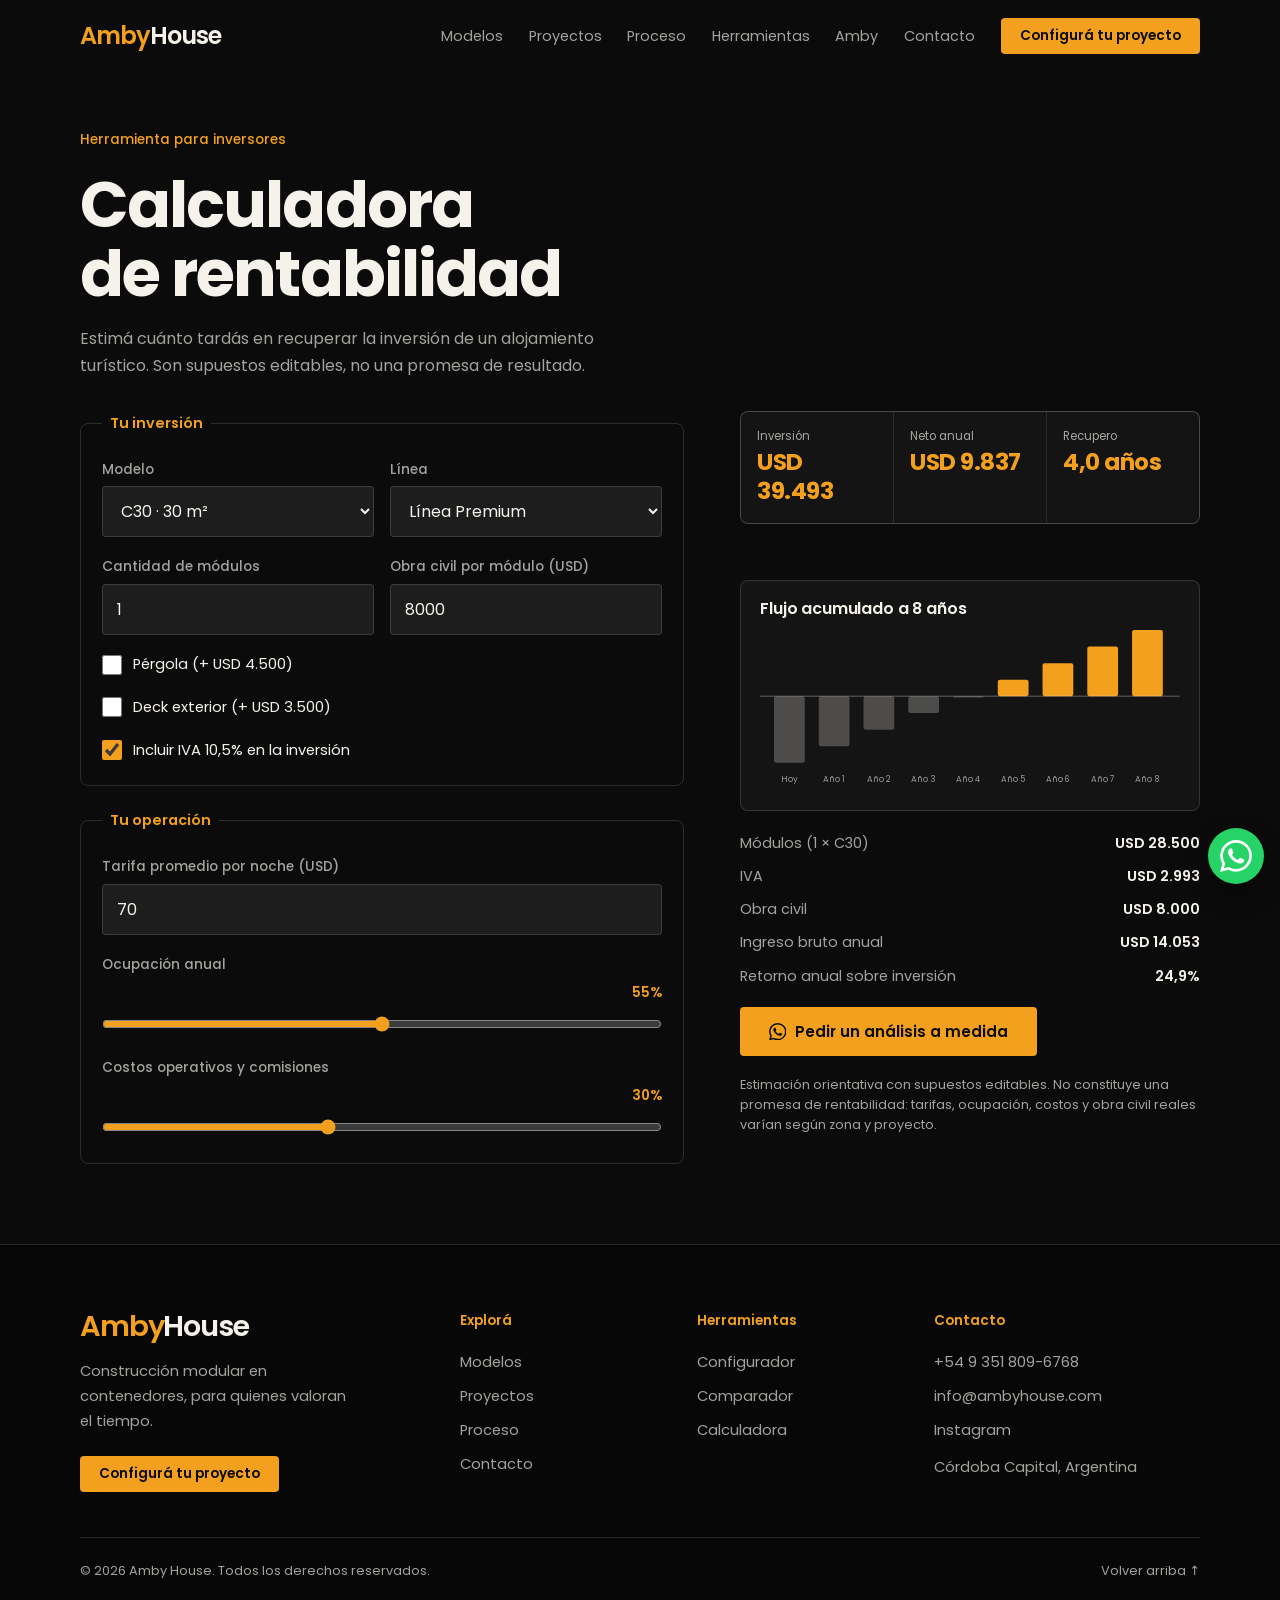
<file: calculadora.html>
<!DOCTYPE html>
<html lang="es-AR"><head><meta charset="utf-8"><meta name="viewport" content="width=device-width,initial-scale=1,viewport-fit=cover"><meta name="robots" content="noindex, nofollow">
<title>Calculadora de rentabilidad | Amby House</title><meta name="description" content="Estimá el retorno de un alojamiento turístico con módulos Amby House: inversión, ingreso anual y años de recupero."><meta property="og:type" content="website"><meta property="og:locale" content="es_AR"><meta property="og:site_name" content="Amby House"><meta property="og:title" content="Calculadora de rentabilidad | Amby House"><meta property="og:description" content="Estimá el retorno de un alojamiento turístico con módulos Amby House: inversión, ingreso anual y años de recupero."><meta name="twitter:card" content="summary_large_image"><meta property="og:image" content="og-image.jpg"><meta property="og:image:type" content="image/jpeg"><meta property="og:image:width" content="1200"><meta property="og:image:height" content="630"><meta property="og:image:alt" content="Casa modular Amby House con las sierras de Córdoba al fondo"><meta name="twitter:image" content="og-image.jpg"><meta name="theme-color" content="#0B0B0B">
<link rel="icon" href="favicon.svg" type="image/svg+xml"><link rel="icon" href="favicon.ico" sizes="48x48"><link rel="apple-touch-icon" href="apple-touch-icon.png"><link rel="manifest" href="manifest.webmanifest">
<link rel="preload" href="fonts/poppins-400.woff" as="font" type="font/woff" crossorigin>
<link rel="preload" href="fonts/poppins-600.woff" as="font" type="font/woff" crossorigin>
<link rel="stylesheet" href="css/styles.css">
<noscript><style>.rv{opacity:1!important;transform:none!important}</style></noscript>
</head><body data-p="calc"><a class="skip" href="#c">Saltar al contenido</a><div id="hd"><!--pr:hd--><header class="top"><div class="wrap"><a class="brand" href="index.html" aria-label="Amby House">Amby<b>House</b></a><button class="burger" aria-expanded="false" aria-controls="menu" aria-label="Abrir menú"><i></i><i></i></button><nav id="menu" aria-label="Principal"><a href="index.html#modelos">Modelos</a><a href="proyectos.html">Proyectos</a><a href="proceso.html">Proceso</a><a href="index.html#herramientas">Herramientas</a><a href="index.html#amby">Amby</a><a href="index.html#contacto">Contacto</a><a class="btn s" href="configurador.html">Configurá tu proyecto</a></nav></div></header><!--/pr:hd--></div>
<main id="c" class="pg"><div class="wrap"><p class="eye">Herramienta para inversores</p><h1>Calculadora de rentabilidad</h1><p class="lead">Estimá cuánto tardás en recuperar la inversión de un alojamiento turístico. Son supuestos editables, no una promesa de resultado.</p>
<div class="calc"><div class="kp" id="kp"></div>
<div class="ci"><fieldset><legend>Tu inversión</legend><div class="row2"><label>Modelo<select id="im"></select></label><label>Línea<select id="il"></select></label></div><div class="row2"><label>Cantidad de módulos<input id="ic" type="number" min="1" max="30" value="1" inputmode="numeric"></label><label>Obra civil por módulo (USD)<input id="io" type="number" min="0" step="500" inputmode="numeric"></label></div><label class="chk"><input type="checkbox" id="ip"> Pérgola (+ USD 4.500)</label><label class="chk"><input type="checkbox" id="id"> Deck exterior (+ USD 3.500)</label><label class="chk"><input type="checkbox" id="iv" checked> Incluir IVA 10,5% en la inversión</label></fieldset>
<fieldset><legend>Tu operación</legend><label>Tarifa promedio por noche (USD)<input id="it" type="number" min="10" step="5" inputmode="numeric"></label><label>Ocupación anual<div class="rg"><span></span><output id="oo"></output></div><input id="ioc" type="range" min="15" max="95" step="1"></label><label>Costos operativos y comisiones<div class="rg"><span></span><output id="ok"></output></div><input id="ik" type="range" min="10" max="60" step="1"></label></fieldset></div>
<div class="cr"><div class="chart"><h3>Flujo acumulado a 8 años</h3><div id="ch"></div></div><dl class="bd" id="bd"></dl><div class="acts"><a class="btn" id="cw" href="#" target="_blank" rel="noopener">Pedir un análisis a medida</a></div><p class="disc">Estimación orientativa con supuestos editables. No constituye una promesa de rentabilidad: tarifas, ocupación, costos y obra civil reales varían según zona y proyecto.</p></div></div></div></main><div id="ft"><!--pr:ft--><footer><div class="wrap ftg"><div class="fb"><a class="brand" href="index.html">Amby<b>House</b></a><p>Construcción modular en contenedores, para quienes valoran el tiempo.</p><a class="btn s" data-ev="footer-configurar" href="configurador.html">Configurá tu proyecto</a></div><div class="fc"><span>Explorá</span><a href="index.html#modelos">Modelos</a><a href="proyectos.html">Proyectos</a><a href="proceso.html">Proceso</a><a href="index.html#contacto">Contacto</a></div><div class="fc"><span>Herramientas</span><a href="configurador.html">Configurador</a><a href="comparar.html">Comparador</a><a href="calculadora.html">Calculadora</a></div><div class="fc ct"><span>Contacto</span><a href="tel:+5493518096768">+54 9 351 809-6768</a><a href="mailto:info@ambyhouse.com">info@ambyhouse.com</a><a href="https://www.instagram.com/ambyhouse.arg" target="_blank" rel="noopener">Instagram</a><p>Córdoba Capital, Argentina</p></div><div class="f-bot"><p>© 2026 Amby House. Todos los derechos reservados.</p><a href="#">Volver arriba ↑</a></div></div></footer><a class="wa" data-ev="whatsapp" href="https://wa.me/5493518096768?text=Hola%20AmbyHouse%2C%20quiero%20consultar%20por%20un%20modelo" target="_blank" rel="noopener" aria-label="Escribinos por WhatsApp"><svg viewBox="0 0 24 24" fill="currentColor" aria-hidden="true"><path d="M17.472 14.382c-.297-.149-1.758-.867-2.03-.967-.273-.099-.471-.148-.67.15-.197.297-.767.966-.94 1.164-.173.199-.347.223-.644.075-.297-.15-1.255-.463-2.39-1.475-.883-.788-1.48-1.761-1.653-2.059-.173-.297-.018-.458.13-.606.134-.133.298-.347.446-.52.149-.174.198-.298.298-.497.099-.198.05-.371-.025-.52-.075-.149-.669-1.612-.916-2.207-.242-.579-.487-.5-.669-.51-.173-.008-.371-.01-.57-.01-.198 0-.52.074-.792.372-.272.297-1.04 1.016-1.04 2.479 0 1.462 1.065 2.875 1.213 3.074.149.198 2.096 3.2 5.077 4.487.709.306 1.262.489 1.694.625.712.227 1.36.195 1.871.118.571-.085 1.758-.719 2.006-1.413.248-.694.248-1.289.173-1.413-.074-.124-.272-.198-.57-.347m-5.421 7.403h-.004a9.87 9.87 0 01-5.031-1.378l-.361-.214-3.741.982.998-3.648-.235-.374a9.86 9.86 0 01-1.51-5.26c.001-5.45 4.436-9.884 9.888-9.884 2.64 0 5.122 1.03 6.988 2.898a9.825 9.825 0 012.893 6.994c-.003 5.45-4.437 9.884-9.885 9.884m8.413-18.297A11.815 11.815 0 0012.05 0C5.495 0 .16 5.335.157 11.892c0 2.096.547 4.142 1.588 5.945L.057 24l6.305-1.654a11.882 11.882 0 005.683 1.448h.005c6.554 0 11.89-5.335 11.893-11.893a11.821 11.821 0 00-3.48-8.413Z"></path></svg></a><!--/pr:ft--></div>
<script src="js/data.js" defer></script><script src="js/main.js" defer></script></body></html>
</file>
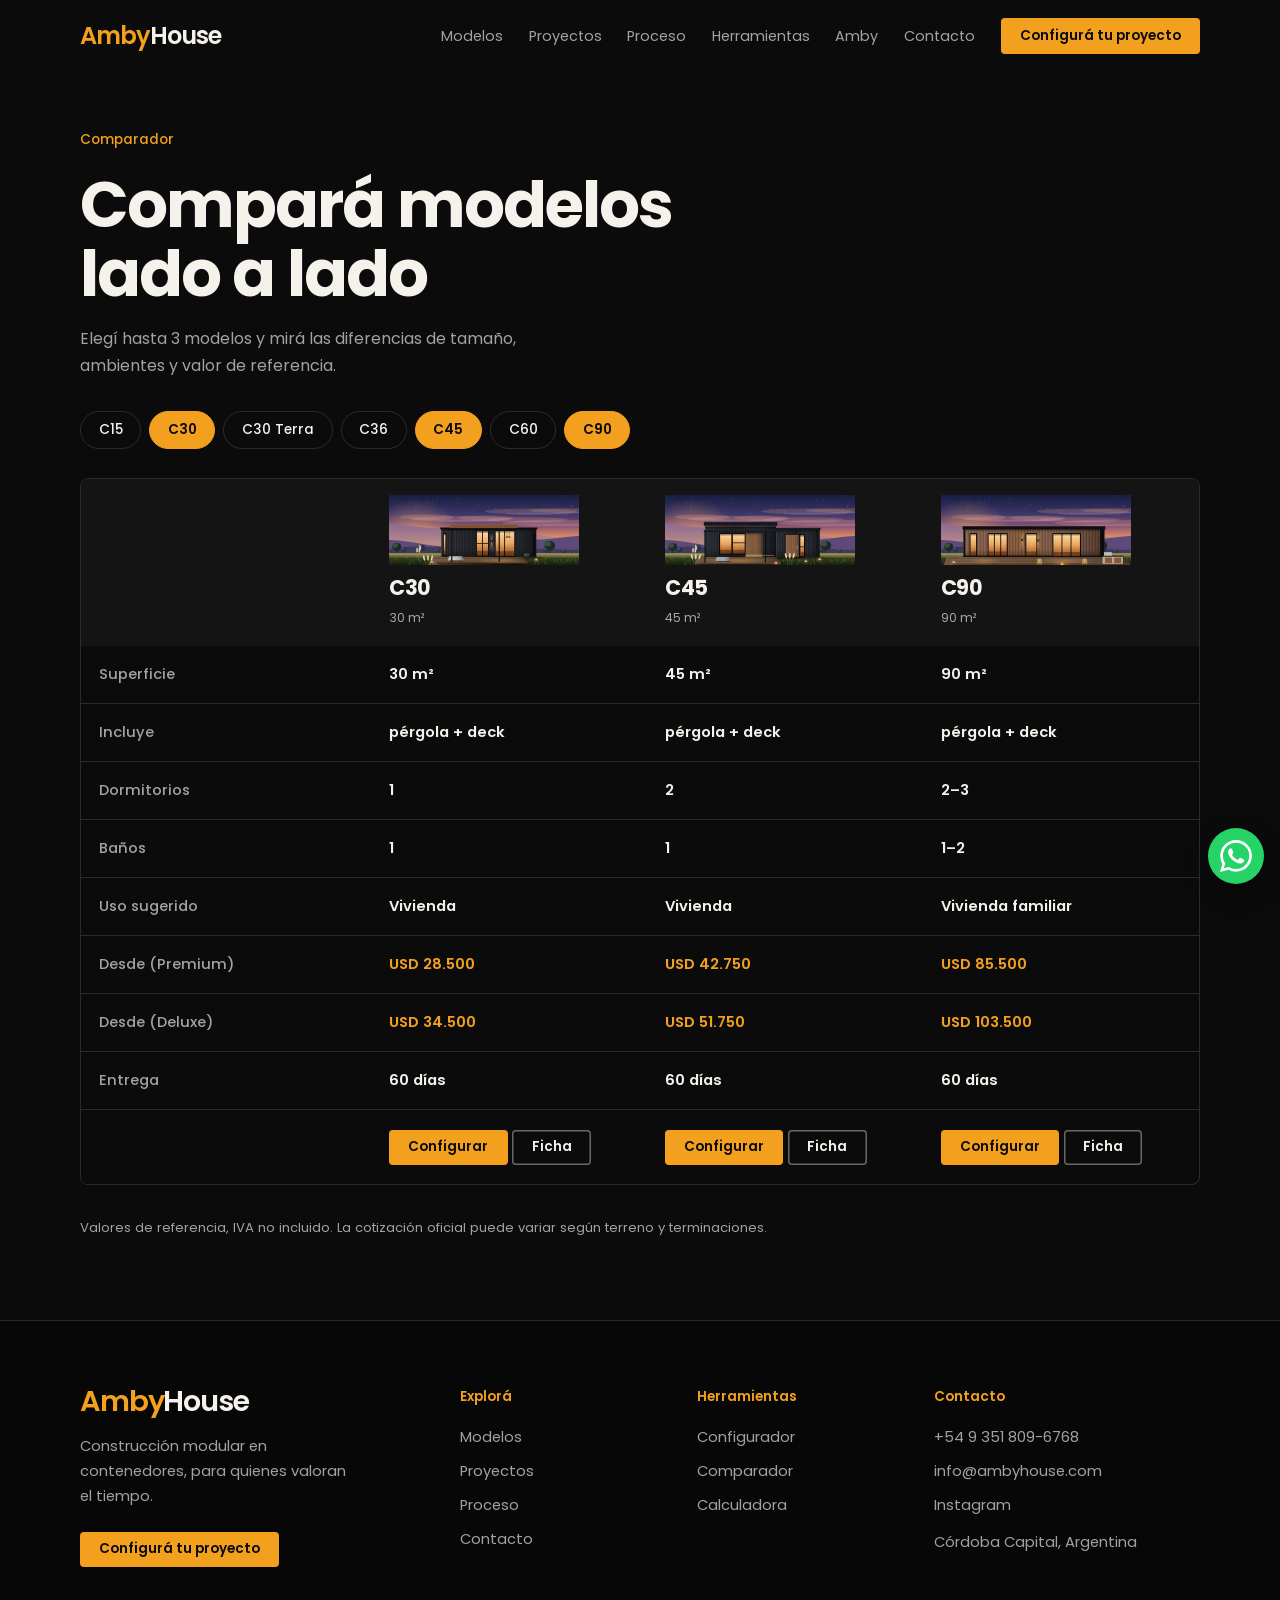
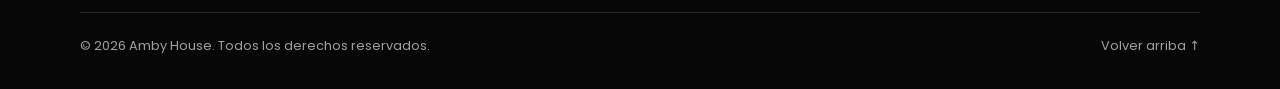
<file: comparar.html>
<!DOCTYPE html>
<html lang="es-AR"><head><meta charset="utf-8"><meta name="viewport" content="width=device-width,initial-scale=1,viewport-fit=cover"><meta name="robots" content="noindex, nofollow">
<title>Comparador de módulos habitables | Amby House</title><meta name="description" content="Compará hasta 3 modelos de Amby House lado a lado: superficie, ambientes, precio de referencia y más."><meta property="og:type" content="website"><meta property="og:locale" content="es_AR"><meta property="og:site_name" content="Amby House"><meta property="og:title" content="Comparador de módulos habitables | Amby House"><meta property="og:description" content="Compará hasta 3 modelos de Amby House lado a lado: superficie, ambientes, precio de referencia y más."><meta name="twitter:card" content="summary_large_image"><meta property="og:image" content="og-image.jpg"><meta property="og:image:type" content="image/jpeg"><meta property="og:image:width" content="1200"><meta property="og:image:height" content="630"><meta property="og:image:alt" content="Casa modular Amby House con las sierras de Córdoba al fondo"><meta name="twitter:image" content="og-image.jpg"><meta name="theme-color" content="#0B0B0B">
<link rel="icon" href="favicon.svg" type="image/svg+xml"><link rel="icon" href="favicon.ico" sizes="48x48"><link rel="apple-touch-icon" href="apple-touch-icon.png"><link rel="manifest" href="manifest.webmanifest">
<link rel="preload" href="fonts/poppins-400.woff" as="font" type="font/woff" crossorigin>
<link rel="preload" href="fonts/poppins-600.woff" as="font" type="font/woff" crossorigin>
<link rel="stylesheet" href="css/styles.css">
<noscript><style>.rv{opacity:1!important;transform:none!important}</style></noscript>
</head><body data-p="cmp"><a class="skip" href="#c">Saltar al contenido</a><div id="hd"><!--pr:hd--><header class="top"><div class="wrap"><a class="brand" href="index.html" aria-label="Amby House">Amby<b>House</b></a><button class="burger" aria-expanded="false" aria-controls="menu" aria-label="Abrir menú"><i></i><i></i></button><nav id="menu" aria-label="Principal"><a href="index.html#modelos">Modelos</a><a href="proyectos.html">Proyectos</a><a href="proceso.html">Proceso</a><a href="index.html#herramientas">Herramientas</a><a href="index.html#amby">Amby</a><a href="index.html#contacto">Contacto</a><a class="btn s" href="configurador.html">Configurá tu proyecto</a></nav></div></header><!--/pr:hd--></div>
<main id="c" class="pg"><div class="wrap"><p class="eye">Comparador</p><h1>Compará modelos lado a lado</h1><p class="lead">Elegí hasta 3 modelos y mirá las diferencias de tamaño, ambientes y valor de referencia.</p><div class="chips" id="cc" role="group" aria-label="Elegí hasta 3 modelos"></div><div class="cmpw" id="ct"><!--pr:ct--><table class="cmpt"><thead><tr><th scope="col"></th><th scope="col"><svg class="hs" viewBox="30 72 540 192" role="img" aria-label="Dibujo del C30"><defs><pattern id="rb1" width="10" height="10" patternUnits="userSpaceOnUse"><rect width="10" height="10" fill="#1d1d1d"></rect><rect x="6" width="3" height="10" fill="#2f2f2f"></rect></pattern><pattern id="wd1" width="7" height="10" patternUnits="userSpaceOnUse"><rect width="7" height="10" fill="#9a6633"></rect><rect x="5" width="2" height="10" fill="#6e4723"></rect></pattern><linearGradient id="gl1" x1="0" y1="0" x2="1" y2="1"><stop offset="0" stop-color="#ffe3a3"></stop><stop offset="1" stop-color="#f2a01e"></stop></linearGradient></defs><g class="p on" data-min="0" style="--d:0.16s"><ellipse cx="300" cy="254" rx="210" ry="7" fill="rgba(0,0,0,.55)"></ellipse><line x1="0" x2="600" y1="250" y2="250" stroke="rgba(245,242,236,.22)" stroke-width="1.5"></line></g><g class="p on" data-min="5" style="--d:0.32s"><rect x="194.4" y="244" width="285.6" height="8" fill="#7a5530"></rect><path d="M194.4 248H480" stroke="#4d3419" stroke-width="1.5"></path></g><g class="p on" data-min="3" style="--d:0.48s"><rect x="180" y="164" width="240" height="86" fill="url(#rb1)" stroke="rgba(245,242,236,.4)" stroke-width="1.5"></rect><rect x="177" y="159" width="246" height="6" fill="#0d0d0d" stroke="rgba(245,242,236,.3)"></rect></g><g class="p on" data-min="4" style="--d:0.64s"><g class="gl"><rect x="261.6" y="180" width="86.39999999999999" height="58" fill="url(#gl1)" stroke="#0b0b0b" stroke-width="3"></rect><line x1="304.8" x2="304.8" y1="180" y2="238" stroke="#0b0b0b" stroke-width="3"></line><rect x="199.2" y="174" width="24" height="64" fill="url(#gl1)" stroke="#0b0b0b" stroke-width="3"></rect><rect x="372" y="188" width="16.8" height="36" fill="url(#gl1)" stroke="#0b0b0b" stroke-width="3"></rect></g><circle cx="244.8" cy="174" r="2.6" fill="#ffe9a8"></circle><circle cx="364.8" cy="174" r="2.6" fill="#ffe9a8"></circle><circle cx="244.8" cy="174" r="14" fill="rgba(242,160,30,.16)"></circle><circle cx="364.8" cy="174" r="14" fill="rgba(242,160,30,.16)"></circle></g><g class="p on" data-min="6" style="--d:0.80s"><rect x="183.6" y="144" width="170.4" height="7" fill="#0d0d0d" stroke="rgba(245,242,236,.35)"></rect><path d="M189.6 145v5" stroke="#c9843a"></path><path d="M212.22857142857143 145v5" stroke="#c9843a"></path><path d="M234.85714285714286 145v5" stroke="#c9843a"></path><path d="M257.48571428571427 145v5" stroke="#c9843a"></path><path d="M280.1142857142857 145v5" stroke="#c9843a"></path><path d="M302.74285714285713 145v5" stroke="#c9843a"></path><path d="M325.37142857142857 145v5" stroke="#c9843a"></path><path d="M348 145v5" stroke="#c9843a"></path><rect x="188.1" y="150" width="3.5" height="94" fill="#0d0d0d" stroke="rgba(245,242,236,.25)"></rect><rect x="346.5" y="150" width="3.5" height="94" fill="#0d0d0d" stroke="rgba(245,242,236,.25)"></rect></g></svg><strong>C30</strong><small>30 m²</small></th><th scope="col"><svg class="hs" viewBox="30 72 540 192" role="img" aria-label="Dibujo del C45"><defs><pattern id="rb2" width="10" height="10" patternUnits="userSpaceOnUse"><rect width="10" height="10" fill="#1d1d1d"></rect><rect x="6" width="3" height="10" fill="#2f2f2f"></rect></pattern><pattern id="wd2" width="7" height="10" patternUnits="userSpaceOnUse"><rect width="7" height="10" fill="#9a6633"></rect><rect x="5" width="2" height="10" fill="#6e4723"></rect></pattern><linearGradient id="gl2" x1="0" y1="0" x2="1" y2="1"><stop offset="0" stop-color="#ffe3a3"></stop><stop offset="1" stop-color="#f2a01e"></stop></linearGradient></defs><g class="p on" data-min="0" style="--d:0.16s"><ellipse cx="300" cy="254" rx="232.5" ry="7" fill="rgba(0,0,0,.55)"></ellipse><line x1="0" x2="600" y1="250" y2="250" stroke="rgba(245,242,236,.22)" stroke-width="1.5"></line></g><g class="p on" data-min="5" style="--d:0.32s"><rect x="174.6" y="244" width="327.9" height="8" fill="#7a5530"></rect><path d="M174.6 248H502.5" stroke="#4d3419" stroke-width="1.5"></path></g><g class="p on" data-min="3" style="--d:0.48s"><rect x="157.5" y="164" width="285" height="86" fill="url(#rb2)" stroke="rgba(245,242,236,.4)" stroke-width="1.5"></rect><rect x="154.5" y="159" width="291" height="6" fill="#0d0d0d" stroke="rgba(245,242,236,.3)"></rect></g><g class="p on" data-min="4" style="--d:0.64s"><g class="gl"><rect x="254.4" y="180" width="102.6" height="58" fill="url(#gl2)" stroke="#0b0b0b" stroke-width="3"></rect><line x1="305.7" x2="305.7" y1="180" y2="238" stroke="#0b0b0b" stroke-width="3"></line><rect x="180.3" y="174" width="24" height="64" fill="url(#gl2)" stroke="#0b0b0b" stroke-width="3"></rect><rect x="385.5" y="188" width="19.950000000000003" height="36" fill="url(#gl2)" stroke="#0b0b0b" stroke-width="3"></rect></g><circle cx="234.45" cy="174" r="2.6" fill="#ffe9a8"></circle><circle cx="376.95000000000005" cy="174" r="2.6" fill="#ffe9a8"></circle><circle cx="234.45" cy="174" r="14" fill="rgba(242,160,30,.16)"></circle><circle cx="376.95000000000005" cy="174" r="14" fill="rgba(242,160,30,.16)"></circle></g><g class="p on" data-min="6" style="--d:0.80s"><rect x="162.9" y="144" width="200.10000000000002" height="7" fill="#0d0d0d" stroke="rgba(245,242,236,.35)"></rect><path d="M168.9 145v5" stroke="#c9843a"></path><path d="M195.77142857142857 145v5" stroke="#c9843a"></path><path d="M222.64285714285717 145v5" stroke="#c9843a"></path><path d="M249.51428571428573 145v5" stroke="#c9843a"></path><path d="M276.3857142857143 145v5" stroke="#c9843a"></path><path d="M303.25714285714287 145v5" stroke="#c9843a"></path><path d="M330.1285714285715 145v5" stroke="#c9843a"></path><path d="M357.00000000000006 145v5" stroke="#c9843a"></path><rect x="167.4" y="150" width="3.5" height="94" fill="#0d0d0d" stroke="rgba(245,242,236,.25)"></rect><rect x="355.5" y="150" width="3.5" height="94" fill="#0d0d0d" stroke="rgba(245,242,236,.25)"></rect></g></svg><strong>C45</strong><small>45 m²</small></th><th scope="col"><svg class="hs" viewBox="30 72 540 192" role="img" aria-label="Dibujo del C90"><defs><pattern id="rb3" width="10" height="10" patternUnits="userSpaceOnUse"><rect width="10" height="10" fill="#1d1d1d"></rect><rect x="6" width="3" height="10" fill="#2f2f2f"></rect></pattern><pattern id="wd3" width="7" height="10" patternUnits="userSpaceOnUse"><rect width="7" height="10" fill="#9a6633"></rect><rect x="5" width="2" height="10" fill="#6e4723"></rect></pattern><linearGradient id="gl3" x1="0" y1="0" x2="1" y2="1"><stop offset="0" stop-color="#ffe3a3"></stop><stop offset="1" stop-color="#f2a01e"></stop></linearGradient></defs><g class="p on" data-min="0" style="--d:0.16s"><ellipse cx="300" cy="254" rx="300" ry="7" fill="rgba(0,0,0,.55)"></ellipse><line x1="0" x2="600" y1="250" y2="250" stroke="rgba(245,242,236,.22)" stroke-width="1.5"></line></g><g class="p on" data-min="5" style="--d:0.32s"><rect x="115.2" y="244" width="454.79999999999995" height="8" fill="#7a5530"></rect><path d="M115.2 248H570" stroke="#4d3419" stroke-width="1.5"></path></g><g class="p on" data-min="3" style="--d:0.48s"><rect x="90" y="164" width="420" height="86" fill="url(#rb3)" stroke="rgba(245,242,236,.4)" stroke-width="1.5"></rect><rect x="210" y="164" width="180" height="86" fill="url(#wd3)"></rect><rect x="459.6" y="164" width="50.4" height="86" fill="url(#wd3)"></rect><rect x="87" y="159" width="426" height="6" fill="#0d0d0d" stroke="rgba(245,242,236,.3)"></rect></g><g class="p on" data-min="4" style="--d:0.64s"><g class="gl"><rect x="232.8" y="180" width="151.2" height="58" fill="url(#gl3)" stroke="#0b0b0b" stroke-width="3"></rect><line x1="308.4" x2="308.4" y1="180" y2="238" stroke="#0b0b0b" stroke-width="3"></line><rect x="123.6" y="174" width="24" height="64" fill="url(#gl3)" stroke="#0b0b0b" stroke-width="3"></rect><rect x="426" y="188" width="29.400000000000002" height="36" fill="url(#gl3)" stroke="#0b0b0b" stroke-width="3"></rect></g><circle cx="203.4" cy="174" r="2.6" fill="#ffe9a8"></circle><circle cx="413.40000000000003" cy="174" r="2.6" fill="#ffe9a8"></circle><circle cx="203.4" cy="174" r="14" fill="rgba(242,160,30,.16)"></circle><circle cx="413.40000000000003" cy="174" r="14" fill="rgba(242,160,30,.16)"></circle></g><g class="p on" data-min="6" style="--d:0.80s"><rect x="100.8" y="144" width="212" height="7" fill="#0d0d0d" stroke="rgba(245,242,236,.35)"></rect><path d="M106.8 145v5" stroke="#c9843a"></path><path d="M135.37142857142857 145v5" stroke="#c9843a"></path><path d="M163.94285714285715 145v5" stroke="#c9843a"></path><path d="M192.5142857142857 145v5" stroke="#c9843a"></path><path d="M221.0857142857143 145v5" stroke="#c9843a"></path><path d="M249.65714285714284 145v5" stroke="#c9843a"></path><path d="M278.2285714285714 145v5" stroke="#c9843a"></path><path d="M306.8 145v5" stroke="#c9843a"></path><rect x="105.3" y="150" width="3.5" height="94" fill="#0d0d0d" stroke="rgba(245,242,236,.25)"></rect><rect x="305.3" y="150" width="3.5" height="94" fill="#0d0d0d" stroke="rgba(245,242,236,.25)"></rect></g></svg><strong>C90</strong><small>90 m²</small></th></tr></thead><tbody><tr><th scope="row">Superficie</th><td>30 m²</td><td>45 m²</td><td>90 m²</td></tr><tr><th scope="row">Incluye</th><td>pérgola + deck</td><td>pérgola + deck</td><td>pérgola + deck</td></tr><tr><th scope="row">Dormitorios</th><td>1</td><td>2</td><td>2–3</td></tr><tr><th scope="row">Baños</th><td>1</td><td>1</td><td>1–2</td></tr><tr><th scope="row">Uso sugerido</th><td>Vivienda</td><td>Vivienda</td><td>Vivienda familiar</td></tr><tr><th scope="row">Desde (Premium)</th><td class="hi">USD 28.500</td><td class="hi">USD 42.750</td><td class="hi">USD 85.500</td></tr><tr><th scope="row">Desde (Deluxe)</th><td class="hi">USD 34.500</td><td class="hi">USD 51.750</td><td class="hi">USD 103.500</td></tr><tr><th scope="row">Entrega</th><td>60 días</td><td>60 días</td><td>60 días</td></tr><tr><th scope="row"></th><td><a class="btn s" href="configurador.html?m=c30">Configurar</a><a class="btn s g" href="modelo-c30.html">Ficha</a></td><td><a class="btn s" href="configurador.html?m=c45">Configurar</a><a class="btn s g" href="modelo-c45.html">Ficha</a></td><td><a class="btn s" href="configurador.html?m=c90">Configurar</a><a class="btn s g" href="modelo-c90.html">Ficha</a></td></tr></tbody></table><!--/pr:ct--></div><p class="note">Valores de referencia, IVA no incluido. La cotización oficial puede variar según terreno y terminaciones.</p></div></main><div id="ft"><!--pr:ft--><footer><div class="wrap ftg"><div class="fb"><a class="brand" href="index.html">Amby<b>House</b></a><p>Construcción modular en contenedores, para quienes valoran el tiempo.</p><a class="btn s" data-ev="footer-configurar" href="configurador.html">Configurá tu proyecto</a></div><div class="fc"><span>Explorá</span><a href="index.html#modelos">Modelos</a><a href="proyectos.html">Proyectos</a><a href="proceso.html">Proceso</a><a href="index.html#contacto">Contacto</a></div><div class="fc"><span>Herramientas</span><a href="configurador.html">Configurador</a><a href="comparar.html">Comparador</a><a href="calculadora.html">Calculadora</a></div><div class="fc ct"><span>Contacto</span><a href="tel:+5493518096768">+54 9 351 809-6768</a><a href="mailto:info@ambyhouse.com">info@ambyhouse.com</a><a href="https://www.instagram.com/ambyhouse.arg" target="_blank" rel="noopener">Instagram</a><p>Córdoba Capital, Argentina</p></div><div class="f-bot"><p>© 2026 Amby House. Todos los derechos reservados.</p><a href="#">Volver arriba ↑</a></div></div></footer><a class="wa" data-ev="whatsapp" href="https://wa.me/5493518096768?text=Hola%20AmbyHouse%2C%20quiero%20consultar%20por%20un%20modelo" target="_blank" rel="noopener" aria-label="Escribinos por WhatsApp"><svg viewBox="0 0 24 24" fill="currentColor" aria-hidden="true"><path d="M17.472 14.382c-.297-.149-1.758-.867-2.03-.967-.273-.099-.471-.148-.67.15-.197.297-.767.966-.94 1.164-.173.199-.347.223-.644.075-.297-.15-1.255-.463-2.39-1.475-.883-.788-1.48-1.761-1.653-2.059-.173-.297-.018-.458.13-.606.134-.133.298-.347.446-.52.149-.174.198-.298.298-.497.099-.198.05-.371-.025-.52-.075-.149-.669-1.612-.916-2.207-.242-.579-.487-.5-.669-.51-.173-.008-.371-.01-.57-.01-.198 0-.52.074-.792.372-.272.297-1.04 1.016-1.04 2.479 0 1.462 1.065 2.875 1.213 3.074.149.198 2.096 3.2 5.077 4.487.709.306 1.262.489 1.694.625.712.227 1.36.195 1.871.118.571-.085 1.758-.719 2.006-1.413.248-.694.248-1.289.173-1.413-.074-.124-.272-.198-.57-.347m-5.421 7.403h-.004a9.87 9.87 0 01-5.031-1.378l-.361-.214-3.741.982.998-3.648-.235-.374a9.86 9.86 0 01-1.51-5.26c.001-5.45 4.436-9.884 9.888-9.884 2.64 0 5.122 1.03 6.988 2.898a9.825 9.825 0 012.893 6.994c-.003 5.45-4.437 9.884-9.885 9.884m8.413-18.297A11.815 11.815 0 0012.05 0C5.495 0 .16 5.335.157 11.892c0 2.096.547 4.142 1.588 5.945L.057 24l6.305-1.654a11.882 11.882 0 005.683 1.448h.005c6.554 0 11.89-5.335 11.893-11.893a11.821 11.821 0 00-3.48-8.413Z"></path></svg></a><!--/pr:ft--></div>
<script src="js/data.js" defer></script><script src="js/main.js" defer></script></body></html>
</file>
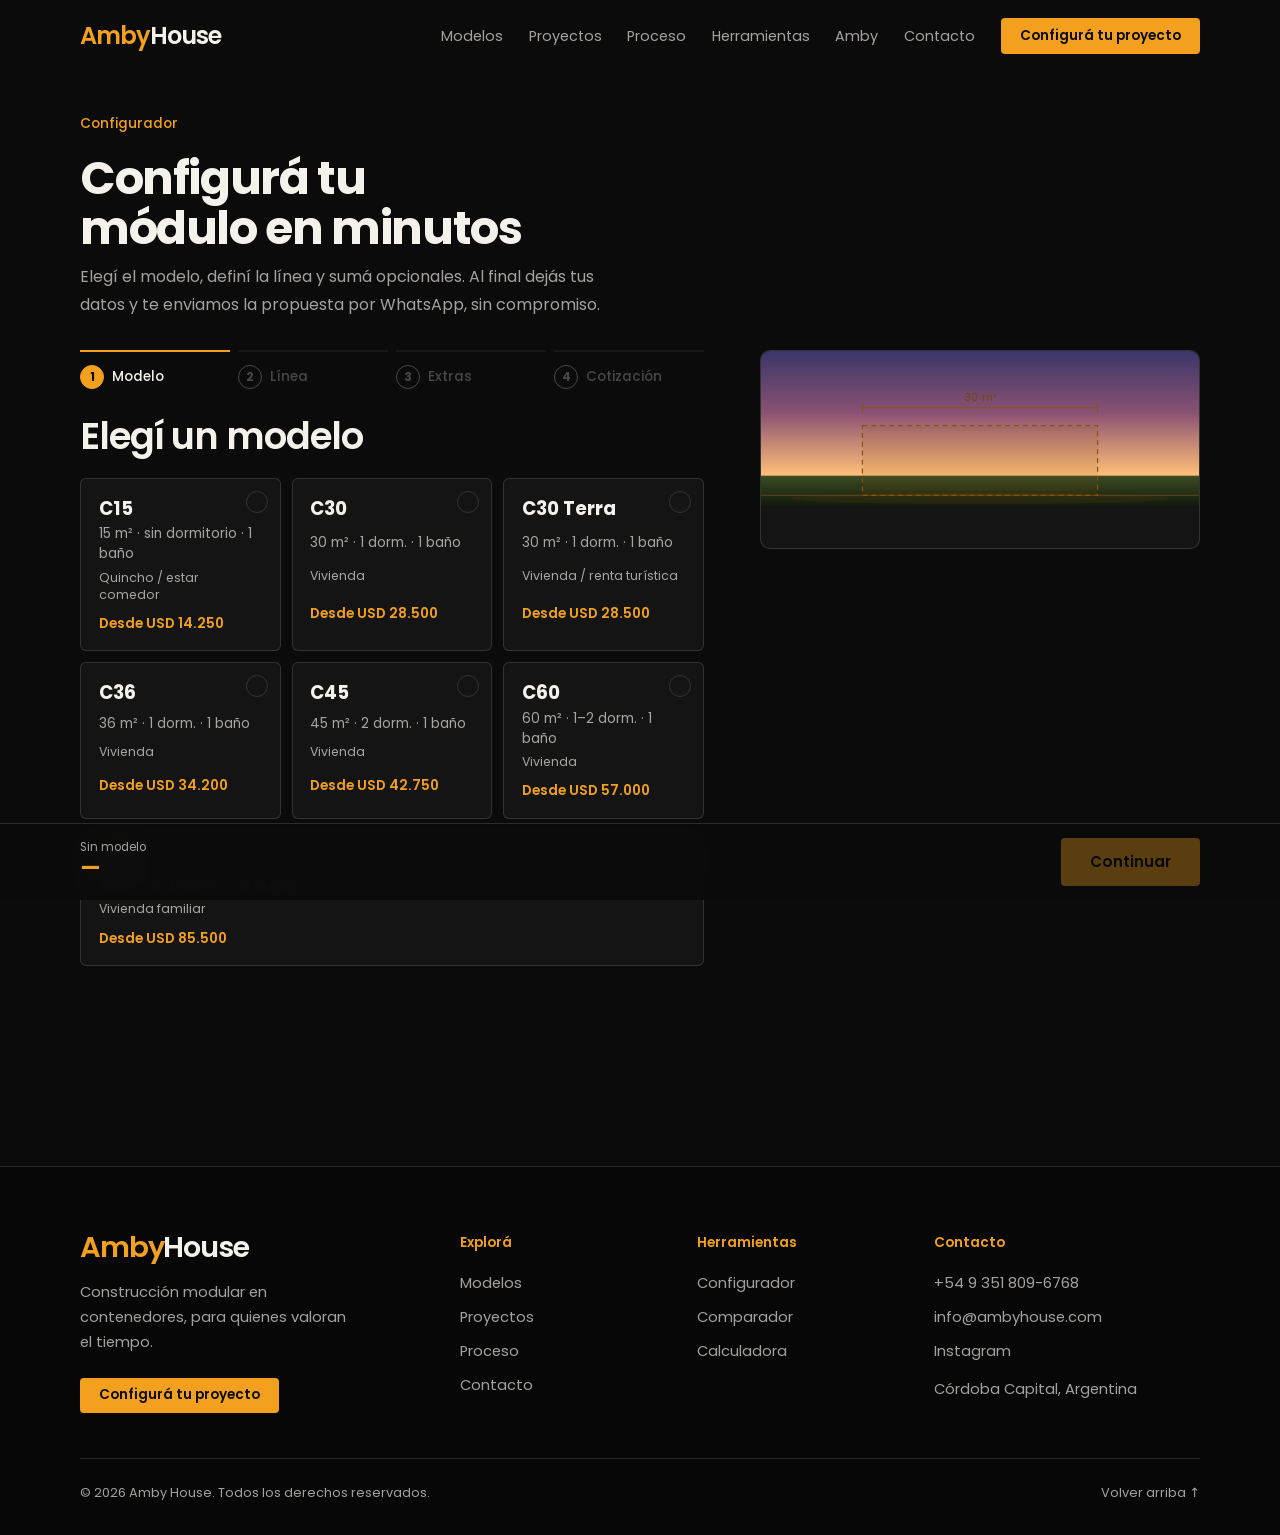
<file: configurador.html>
<!DOCTYPE html>
<html lang="es-AR"><head><meta charset="utf-8"><meta name="viewport" content="width=device-width,initial-scale=1,viewport-fit=cover"><meta name="robots" content="noindex, nofollow">
<title>Configurador de casas modulares | Amby House</title><meta name="description" content="Configurá tu módulo en minutos: elegí modelo, línea y extras y recibí la cotización por WhatsApp."><meta property="og:type" content="website"><meta property="og:locale" content="es_AR"><meta property="og:site_name" content="Amby House"><meta property="og:title" content="Configurador de casas modulares | Amby House"><meta property="og:description" content="Configurá tu módulo en minutos: elegí modelo, línea y extras y recibí la cotización por WhatsApp."><meta name="twitter:card" content="summary_large_image"><meta property="og:image" content="og-image.jpg"><meta property="og:image:type" content="image/jpeg"><meta property="og:image:width" content="1200"><meta property="og:image:height" content="630"><meta property="og:image:alt" content="Casa modular Amby House con las sierras de Córdoba al fondo"><meta name="twitter:image" content="og-image.jpg"><meta name="theme-color" content="#0B0B0B">
<link rel="icon" href="favicon.svg" type="image/svg+xml"><link rel="icon" href="favicon.ico" sizes="48x48"><link rel="apple-touch-icon" href="apple-touch-icon.png"><link rel="manifest" href="manifest.webmanifest">
<link rel="preload" href="fonts/poppins-400.woff" as="font" type="font/woff" crossorigin>
<link rel="preload" href="fonts/poppins-600.woff" as="font" type="font/woff" crossorigin>
<link rel="stylesheet" href="css/styles.css">
<noscript><style>.rv{opacity:1!important;transform:none!important}</style></noscript>
</head><body data-p="cfg"><a class="skip" href="#c">Saltar al contenido</a><div id="hd"><!--pr:hd--><header class="top"><div class="wrap"><a class="brand" href="index.html" aria-label="Amby House">Amby<b>House</b></a><button class="burger" aria-expanded="false" aria-controls="menu" aria-label="Abrir menú"><i></i><i></i></button><nav id="menu" aria-label="Principal"><a href="index.html#modelos">Modelos</a><a href="proyectos.html">Proyectos</a><a href="proceso.html">Proceso</a><a href="index.html#herramientas">Herramientas</a><a href="index.html#amby">Amby</a><a href="index.html#contacto">Contacto</a><a class="btn s" href="configurador.html">Configurá tu proyecto</a></nav></div></header><!--/pr:hd--></div>
<main id="c" class="pg"><div class="wrap"><p class="eye">Configurador</p><h1>Configurá tu módulo en minutos</h1><p class="lead">Elegí el modelo, definí la línea y sumá opcionales. Al final dejás tus datos y te enviamos la propuesta por WhatsApp, sin compromiso.</p>
<div class="cfg"><aside class="side" aria-label="Tu módulo"><div class="pv" id="pvw"></div><p class="sline" id="pvl"></p><dl id="pvd"></dl></aside>
<div class="cp"><ol class="stp" id="stp" aria-label="Pasos"></ol><div id="panel" aria-live="polite"></div></div></div>
<div class="bar"><div class="wrap"><div class="bt"><small id="iva"></small><strong id="bt">—</strong></div><button type="button" class="btn g" id="back" aria-label="Volver" hidden><svg viewBox="0 0 24 24" width="20" height="20" fill="none" stroke="currentColor" stroke-width="2.2" stroke-linecap="round" stroke-linejoin="round" aria-hidden="true"><path d="M19 12H5M11 6l-6 6 6 6"/></svg><span class="bk">Volver</span></button><button type="button" class="btn" id="next">Continuar</button></div></div>
</div></main><div id="ft"><!--pr:ft--><footer><div class="wrap ftg"><div class="fb"><a class="brand" href="index.html">Amby<b>House</b></a><p>Construcción modular en contenedores, para quienes valoran el tiempo.</p><a class="btn s" data-ev="footer-configurar" href="configurador.html">Configurá tu proyecto</a></div><div class="fc"><span>Explorá</span><a href="index.html#modelos">Modelos</a><a href="proyectos.html">Proyectos</a><a href="proceso.html">Proceso</a><a href="index.html#contacto">Contacto</a></div><div class="fc"><span>Herramientas</span><a href="configurador.html">Configurador</a><a href="comparar.html">Comparador</a><a href="calculadora.html">Calculadora</a></div><div class="fc ct"><span>Contacto</span><a href="tel:+5493518096768">+54 9 351 809-6768</a><a href="mailto:info@ambyhouse.com">info@ambyhouse.com</a><a href="https://www.instagram.com/ambyhouse.arg" target="_blank" rel="noopener">Instagram</a><p>Córdoba Capital, Argentina</p></div><div class="f-bot"><p>© 2026 Amby House. Todos los derechos reservados.</p><a href="#">Volver arriba ↑</a></div></div></footer><a class="wa" data-ev="whatsapp" href="https://wa.me/5493518096768?text=Hola%20AmbyHouse%2C%20quiero%20consultar%20por%20un%20modelo" target="_blank" rel="noopener" aria-label="Escribinos por WhatsApp"><svg viewBox="0 0 24 24" fill="currentColor" aria-hidden="true"><path d="M17.472 14.382c-.297-.149-1.758-.867-2.03-.967-.273-.099-.471-.148-.67.15-.197.297-.767.966-.94 1.164-.173.199-.347.223-.644.075-.297-.15-1.255-.463-2.39-1.475-.883-.788-1.48-1.761-1.653-2.059-.173-.297-.018-.458.13-.606.134-.133.298-.347.446-.52.149-.174.198-.298.298-.497.099-.198.05-.371-.025-.52-.075-.149-.669-1.612-.916-2.207-.242-.579-.487-.5-.669-.51-.173-.008-.371-.01-.57-.01-.198 0-.52.074-.792.372-.272.297-1.04 1.016-1.04 2.479 0 1.462 1.065 2.875 1.213 3.074.149.198 2.096 3.2 5.077 4.487.709.306 1.262.489 1.694.625.712.227 1.36.195 1.871.118.571-.085 1.758-.719 2.006-1.413.248-.694.248-1.289.173-1.413-.074-.124-.272-.198-.57-.347m-5.421 7.403h-.004a9.87 9.87 0 01-5.031-1.378l-.361-.214-3.741.982.998-3.648-.235-.374a9.86 9.86 0 01-1.51-5.26c.001-5.45 4.436-9.884 9.888-9.884 2.64 0 5.122 1.03 6.988 2.898a9.825 9.825 0 012.893 6.994c-.003 5.45-4.437 9.884-9.885 9.884m8.413-18.297A11.815 11.815 0 0012.05 0C5.495 0 .16 5.335.157 11.892c0 2.096.547 4.142 1.588 5.945L.057 24l6.305-1.654a11.882 11.882 0 005.683 1.448h.005c6.554 0 11.89-5.335 11.893-11.893a11.821 11.821 0 00-3.48-8.413Z"></path></svg></a><!--/pr:ft--></div>
<script src="js/data.js" defer></script><script src="js/main.js" defer></script></body></html>
</file>
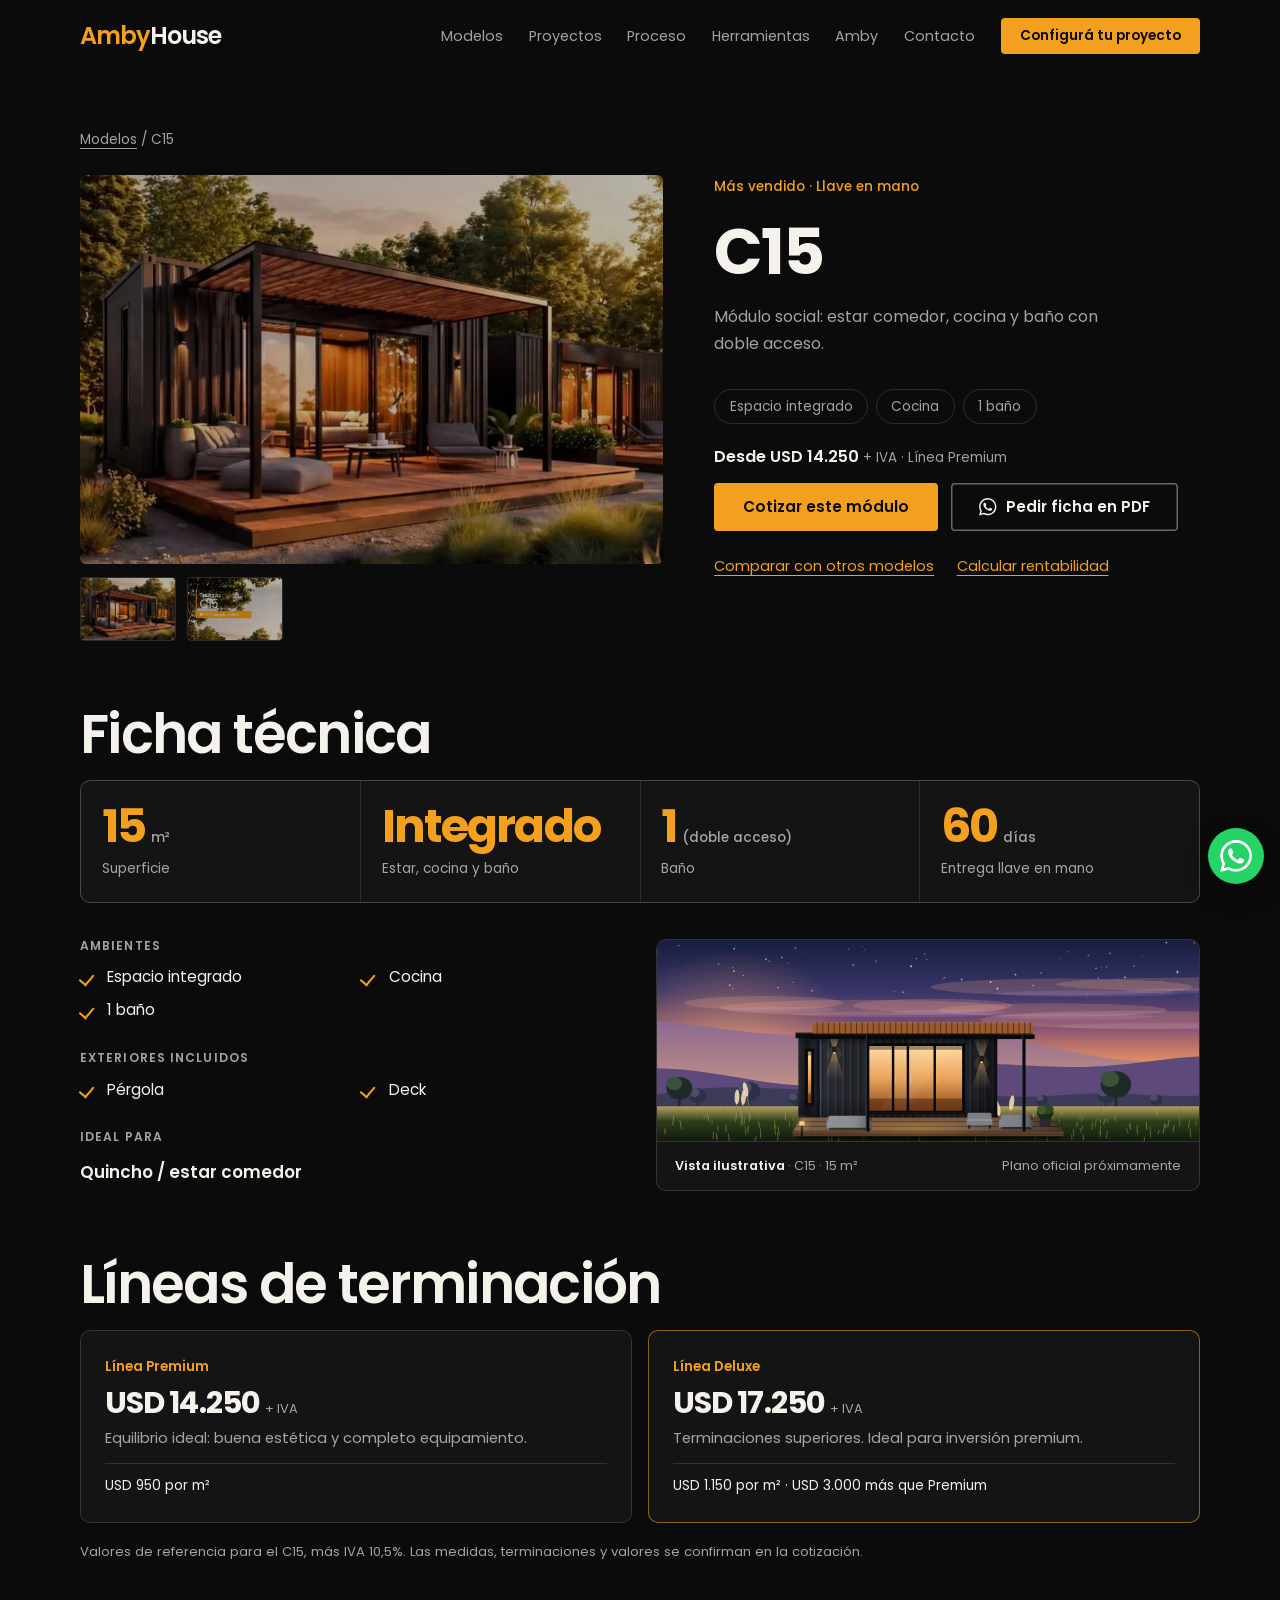
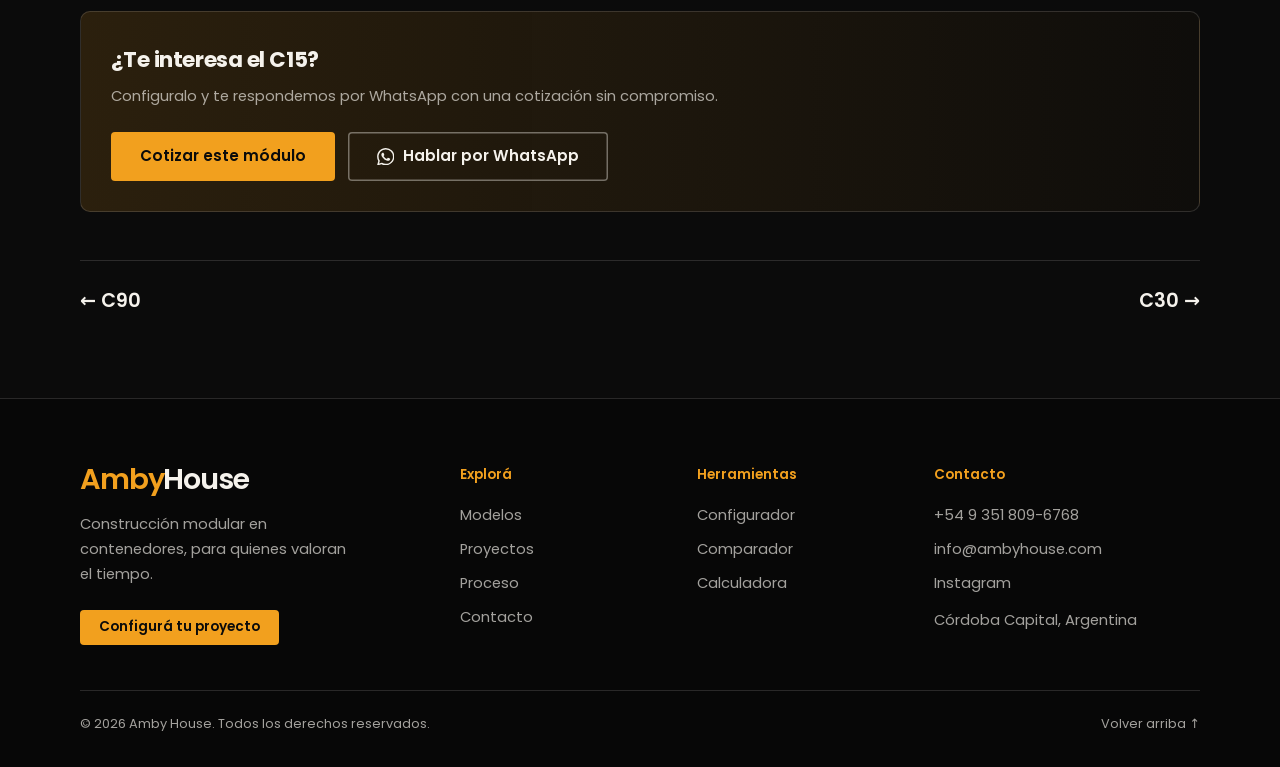
<file: modelo-c15.html>
<!DOCTYPE html>
<html lang="es-AR"><head><meta charset="utf-8"><meta name="viewport" content="width=device-width,initial-scale=1,viewport-fit=cover"><meta name="robots" content="noindex, nofollow">
<title>C15, módulo de 15 m² | Amby House</title><meta name="description" content="Modelo C15 de Amby House: 15 m², ficha técnica, galería y cotización. Fabricado en Córdoba, entrega en 60 días."><meta property="og:type" content="website"><meta property="og:locale" content="es_AR"><meta property="og:site_name" content="Amby House"><meta property="og:title" content="C15, módulo de 15 m² | Amby House"><meta property="og:description" content="Modelo C15 de Amby House: 15 m², ficha técnica, galería y cotización. Fabricado en Córdoba, entrega en 60 días."><meta name="twitter:card" content="summary_large_image"><meta property="og:image" content="og-image.jpg"><meta property="og:image:type" content="image/jpeg"><meta property="og:image:width" content="1200"><meta property="og:image:height" content="630"><meta property="og:image:alt" content="Casa modular Amby House con las sierras de Córdoba al fondo"><meta name="twitter:image" content="og-image.jpg"><meta name="theme-color" content="#0B0B0B">
<link rel="icon" href="favicon.svg" type="image/svg+xml"><link rel="icon" href="favicon.ico" sizes="48x48"><link rel="apple-touch-icon" href="apple-touch-icon.png"><link rel="manifest" href="manifest.webmanifest">
<link rel="preload" href="fonts/poppins-400.woff" as="font" type="font/woff" crossorigin>
<link rel="preload" href="fonts/poppins-600.woff" as="font" type="font/woff" crossorigin>
<link rel="stylesheet" href="css/styles.css">
<noscript><style>.rv{opacity:1!important;transform:none!important}</style></noscript>
</head><body data-p="mod" data-m="c15"><a class="skip" href="#c">Saltar al contenido</a><div id="hd"><!--pr:hd--><header class="top"><div class="wrap"><a class="brand" href="index.html" aria-label="Amby House">Amby<b>House</b></a><button class="burger" aria-expanded="false" aria-controls="menu" aria-label="Abrir menú"><i></i><i></i></button><nav id="menu" aria-label="Principal"><a href="index.html#modelos">Modelos</a><a href="proyectos.html">Proyectos</a><a href="proceso.html">Proceso</a><a href="index.html#herramientas">Herramientas</a><a href="index.html#amby">Amby</a><a href="index.html#contacto">Contacto</a><a class="btn s" href="configurador.html">Configurá tu proyecto</a></nav></div></header><!--/pr:hd--></div>
<main id="c" class="pg"><div class="wrap"><div id="md"><!--pr:md--><p class="crumb"><a href="index.html#modelos">Modelos</a> / C15</p><div class="md"><div><div class="main" id="main"><img id="big" src="img/c15.webp" alt="Modelo C15" width="800" height="640"></div><div class="thumbs"><button type="button" data-i="0" aria-label="Ver imagen 1"><img src="img/c15.webp" alt="" width="200" height="160"></button><button type="button" data-i="1" aria-label="Ver imagen 2"><img src="img/c15-p.webp" alt="" width="200" height="160"></button></div></div><div><p class="eye">Más vendido · Llave en mano</p><h1>C15</h1><p class="lead">Módulo social: estar comedor, cocina y baño con doble acceso.</p><ul class="pills"><li>Espacio integrado</li><li>Cocina</li><li>1 baño</li></ul><p class="from">Desde USD 14.250 <small>+ IVA · Línea Premium</small></p><div class="acts"><a class="btn" href="configurador.html?m=c15">Cotizar este módulo</a><a class="btn g" href="https://wa.me/5493518096768?text=Hola%20AmbyHouse%2C%20quiero%20la%20ficha%20t%C3%A9cnica%20del%20modelo%20C15" target="_blank" rel="noopener"><svg class="wi" viewBox="0 0 24 24" fill="currentColor" aria-hidden="true"><path d="M17.472 14.382c-.297-.149-1.758-.867-2.03-.967-.273-.099-.471-.148-.67.15-.197.297-.767.966-.94 1.164-.173.199-.347.223-.644.075-.297-.15-1.255-.463-2.39-1.475-.883-.788-1.48-1.761-1.653-2.059-.173-.297-.018-.458.13-.606.134-.133.298-.347.446-.52.149-.174.198-.298.298-.497.099-.198.05-.371-.025-.52-.075-.149-.669-1.612-.916-2.207-.242-.579-.487-.5-.669-.51-.173-.008-.371-.01-.57-.01-.198 0-.52.074-.792.372-.272.297-1.04 1.016-1.04 2.479 0 1.462 1.065 2.875 1.213 3.074.149.198 2.096 3.2 5.077 4.487.709.306 1.262.489 1.694.625.712.227 1.36.195 1.871.118.571-.085 1.758-.719 2.006-1.413.248-.694.248-1.289.173-1.413-.074-.124-.272-.198-.57-.347m-5.421 7.403h-.004a9.87 9.87 0 01-5.031-1.378l-.361-.214-3.741.982.998-3.648-.235-.374a9.86 9.86 0 01-1.51-5.26c.001-5.45 4.436-9.884 9.888-9.884 2.64 0 5.122 1.03 6.988 2.898a9.825 9.825 0 012.893 6.994c-.003 5.45-4.437 9.884-9.885 9.884m8.413-18.297A11.815 11.815 0 0012.05 0C5.495 0 .16 5.335.157 11.892c0 2.096.547 4.142 1.588 5.945L.057 24l6.305-1.654a11.882 11.882 0 005.683 1.448h.005c6.554 0 11.89-5.335 11.893-11.893a11.821 11.821 0 00-3.48-8.413Z"></path></svg>Pedir ficha en PDF</a></div><p class="tl"><a href="comparar.html?m=c15">Comparar con otros modelos</a><a href="calculadora.html?m=c15">Calcular rentabilidad</a></p></div></div><h2 class="rv">Ficha técnica</h2><div class="fs rv"><div class="st"><b>15<small>m²</small></b><span>Superficie</span></div><div class="st"><b>1<small>(doble acceso)</small></b><span>Baño</span></div><div class="st"><b>60<small>días</small></b><span>Entrega llave en mano</span></div></div><div class="fx rv"><div class="fd"><h3>Distribución y exteriores</h3><ul class="ck"><li>Espacio integrado</li><li>Cocina</li><li>1 baño</li><li>Pérgola</li><li>Deck</li></ul><h3>Ideal para</h3><p class="ua">Quincho / estar comedor</p></div><div class="plano"><svg class="hs" viewBox="10 60 580 215" role="img" aria-label="Esquema del C15"><g transform="translate(-20.9 0)"><defs><pattern id="cbf1" width="8" height="10" patternUnits="userSpaceOnUse"><rect width="8" height="10" fill="#19191b"></rect><rect x="5" width="2" height="10" fill="#26262a"></rect><rect width="1" height="10" fill="#0c0c0d"></rect></pattern><pattern id="cgf1" width="13" height="10" patternUnits="userSpaceOnUse"><rect width="13" height="10" fill="#64696c"></rect><rect x="7" width="4" height="10" fill="#767b7e"></rect><rect width="1.6" height="10" fill="#4a4e51"></rect></pattern><pattern id="cwf1" width="9" height="10" patternUnits="userSpaceOnUse"><rect width="9" height="10" fill="#87593a"></rect><rect x="3" width="1.2" height="10" fill="#976743"></rect><rect width="1.4" height="10" fill="#45301d"></rect></pattern><pattern id="wpf1" width="6" height="10" patternUnits="userSpaceOnUse"><rect width="6" height="10" fill="#8f6039"></rect><rect x="4" width="1.4" height="10" fill="#5a3b22"></rect></pattern><pattern id="dkf1" width="10" height="5" patternUnits="userSpaceOnUse"><rect width="10" height="5" fill="#775434"></rect><rect y="4" width="10" height="1" fill="#3e2a19"></rect></pattern><pattern id="rpf1" width="6" height="10" patternUnits="userSpaceOnUse"><rect width="6" height="10" fill="#121214"></rect><rect x="3" width="2" height="10" fill="#222226"></rect></pattern><linearGradient id="gif1" x1="0" y1="0" x2="0" y2="1"><stop offset="0" stop-color="#e3c088"></stop><stop offset=".5" stop-color="#c99250"></stop><stop offset="1" stop-color="#85531f"></stop></linearGradient><linearGradient id="gkf1" x1="0" y1="0" x2="1" y2="1"><stop offset="0" style="stop-color:var(--gk1,#43304f)"></stop><stop offset="1" style="stop-color:var(--gk2,#140f18)"></stop></linearGradient><linearGradient id="rff1" x1="0" y1="0" x2="1" y2="0"><stop offset="0" stop-color="#8fa3d0" stop-opacity=".14"></stop><stop offset=".45" stop-color="#8fa3d0" stop-opacity=".02"></stop><stop offset="1" stop-color="#05060c" stop-opacity=".42"></stop></linearGradient><linearGradient id="lcf1" x1="0" y1="0" x2="0" y2="1"><stop offset="0" stop-color="#f0c27c" stop-opacity=".38"></stop><stop offset="1" stop-color="#f0c27c" stop-opacity="0"></stop></linearGradient><linearGradient id="upf1" x1="0" y1="1" x2="0" y2="0"><stop offset="0" stop-color="#f0c27c" stop-opacity=".42"></stop><stop offset="1" stop-color="#f0c27c" stop-opacity="0"></stop></linearGradient><radialGradient id="plf1"><stop offset="0" stop-color="#f0a850" stop-opacity=".36"></stop><stop offset="1" stop-color="#f0a850" stop-opacity="0"></stop></radialGradient><radialGradient id="shf1"><stop offset="0" stop-color="#000" stop-opacity=".65"></stop><stop offset="1" stop-color="#000" stop-opacity="0"></stop></radialGradient><linearGradient id="aof1" x1="0" y1="0" x2="0" y2="1"><stop offset="0" stop-color="#000" stop-opacity=".16"></stop><stop offset=".14" stop-color="#000" stop-opacity="0"></stop><stop offset=".72" stop-color="#000" stop-opacity="0"></stop><stop offset="1" stop-color="#000" stop-opacity=".34"></stop></linearGradient><linearGradient id="esf1" x1="0" y1="0" x2="0" y2="1"><stop offset="0" stop-color="#000" stop-opacity=".4"></stop><stop offset="1" stop-color="#000" stop-opacity="0"></stop></linearGradient></defs><ellipse cx="315.2" cy="252" rx="129" ry="7" fill="url(#shf1)"></ellipse><rect x="197" y="249" width="212" height="5" fill="rgba(0,0,0,.35)" opacity=".7"></rect><rect x="205" y="164" width="190" height="86" fill="url(#cbf1)"></rect><rect x="205" y="164" width="190" height="86" fill="url(#rff1)"></rect><rect x="205" y="164" width="190" height="86" fill="url(#aof1)"></rect><rect x="205" y="164" width="190" height="8" fill="url(#esf1)"></rect><rect x="205" y="164" width="1.4" height="86" fill="rgba(165,185,235,.16)"></rect><rect x="182.2" y="164" width="22.8" height="86" fill="#121214"></rect><rect x="182.2" y="164" width="22.8" height="86" fill="url(#rff1)"></rect><rect x="182.2" y="164" width="22.8" height="86" fill="url(#aof1)"></rect><rect x="179.2" y="159" width="218.8" height="6" fill="#0b0b0c"></rect><rect x="179.2" y="159" width="218.8" height="1.2" fill="rgba(165,185,235,.2)"></rect><g class="wb"><rect x="190.9" y="178" width="6.5" height="58" fill="url(#gkf1)" stroke="#070707" stroke-width="3"></rect></g><g class="gl"><rect x="192.4" y="179.5" width="3.5" height="55" fill="url(#gif1)"></rect><rect x="192.4" y="224.4" width="3.5" height="10.1" fill="rgba(70,32,10,.5)"></rect><path d="M194.6 180H196.5L193.5 234H191.6Z" fill="rgba(255,255,255,.04)"></path></g><rect x="192.4" y="179.5" width="3.5" height="4" fill="rgba(0,0,0,.38)"></rect><rect x="189.4" y="236" width="9.5" height="2" fill="#0b0b0c"></rect><rect x="189.4" y="236" width="9.5" height="0.7" fill="rgba(255,255,255,.08)"></rect><g class="wb"><rect x="256.3" y="172" width="102.6" height="72" fill="url(#gkf1)" stroke="#070707" stroke-width="3"></rect></g><g class="gl"><rect x="257.8" y="173.5" width="99.6" height="69" fill="url(#gif1)"></rect><rect x="257.8" y="229.6" width="99.6" height="12.9" fill="rgba(70,32,10,.5)"></rect><path d="M315.8 174H344.5L297.3 242H268.6Z" fill="rgba(255,255,255,.04)"></path></g><rect x="257.8" y="173.5" width="99.6" height="4" fill="rgba(0,0,0,.38)"></rect><rect x="254.8" y="244" width="105.6" height="2" fill="#0b0b0c"></rect><rect x="254.8" y="244" width="105.6" height="0.7" fill="rgba(255,255,255,.08)"></rect><path d="M283.5 172L283.5 244" fill="none" stroke="#070707" stroke-width="2.6"></path><rect x="285.7" y="205.1" width="1.4" height="9" fill="rgba(205,195,175,.5)"></rect><path d="M299.4 172L299.4 244" fill="none" stroke="#070707" stroke-width="2.6"></path><rect x="301.6" y="205.1" width="1.4" height="9" fill="rgba(205,195,175,.5)"></rect><path d="M328.1 172L328.1 244" fill="none" stroke="#070707" stroke-width="2.6"></path><rect x="330.3" y="205.1" width="1.4" height="9" fill="rgba(205,195,175,.5)"></rect><g class="lm"><rect x="218.4" y="174" width="4.4" height="7" fill="#0a0a0a"></rect><rect x="219.2" y="180" width="2.8" height="1.8" fill="#e8cf98"></rect></g><g class="lh"><path d="M218.58 182L209.58 210H231.58L222.58 182Z" fill="url(#lcf1)"></path><path d="M218.58 174L211.58 154H229.58L222.58 174Z" fill="url(#upf1)"></path><circle cx="220.58" cy="182" r="8" fill="rgba(255,190,90,.1)"></circle></g><g class="lm"><rect x="376.1" y="184" width="4.4" height="7" fill="#0a0a0a"></rect><rect x="376.9" y="190" width="2.8" height="1.8" fill="#e8cf98"></rect></g><g class="lh"><path d="M376.28 192L367.28 220H389.28L380.28 192Z" fill="url(#lcf1)"></path><path d="M376.28 184L369.28 164H387.28L380.28 184Z" fill="url(#upf1)"></path><circle cx="378.28" cy="192" r="8" fill="rgba(255,190,90,.1)"></circle></g><ellipse cx="319" cy="271" rx="169" ry="8" fill="url(#shf1)"></ellipse><path d="M186 250H452L466 265H176Z" fill="url(#dkf1)"></path><path d="M186 250H452L466 265H176Z" fill="url(#rff1)"></path><rect x="176" y="265" width="290" height="5" fill="#573822"></rect><rect x="176" y="265" width="290" height="1" fill="rgba(165,185,235,.16)"></rect><rect x="179" y="270" width="284" height="3" fill="rgba(0,0,0,.45)"></rect><g class="lh"><ellipse cx="307.6" cy="261" rx="82.1" ry="10" fill="url(#plf1)"></ellipse></g><rect x="214.5" y="248" width="44" height="9" fill="#8d8d91" rx="2"></rect><rect x="215.5" y="254" width="42" height="7" fill="#8d8d91" rx="1.5"></rect><rect x="212.5" y="253" width="5" height="9" fill="#8d8d91" rx="2"></rect><rect x="255.5" y="253" width="5" height="9" fill="#8d8d91" rx="2"></rect><rect x="212.5" y="248" width="48" height="16" fill="url(#rff1)" rx="2"></rect><rect x="214.5" y="261" width="44" height="2.5" fill="#0b0b0b" opacity=".55"></rect><rect x="398.8" y="247" width="32" height="9" fill="#7f7f84" rx="2"></rect><rect x="399.8" y="253" width="30" height="7" fill="#7f7f84" rx="1.5"></rect><rect x="396.8" y="252" width="5" height="9" fill="#7f7f84" rx="2"></rect><rect x="427.8" y="252" width="5" height="9" fill="#7f7f84" rx="2"></rect><rect x="396.8" y="247" width="36" height="16" fill="url(#rff1)" rx="2"></rect><rect x="398.8" y="260" width="32" height="2.5" fill="#0b0b0b" opacity=".55"></rect><rect x="197.4" y="148" width="235.6" height="13" fill="#9b5a2e"></rect><rect x="197.4" y="148" width="235.6" height="1.2" fill="rgba(165,185,235,.2)"></rect><path d="M202.4 148L202.4 161" fill="none" stroke="rgba(40,18,6,.6)" stroke-width="1"></path><path d="M208.4 148L208.4 161" fill="none" stroke="rgba(40,18,6,.6)" stroke-width="1"></path><path d="M214.4 148L214.4 161" fill="none" stroke="rgba(40,18,6,.6)" stroke-width="1"></path><path d="M220.4 148L220.4 161" fill="none" stroke="rgba(40,18,6,.6)" stroke-width="1"></path><path d="M226.4 148L226.4 161" fill="none" stroke="rgba(40,18,6,.6)" stroke-width="1"></path><path d="M232.4 148L232.4 161" fill="none" stroke="rgba(40,18,6,.6)" stroke-width="1"></path><path d="M238.4 148L238.4 161" fill="none" stroke="rgba(40,18,6,.6)" stroke-width="1"></path><path d="M244.4 148L244.4 161" fill="none" stroke="rgba(40,18,6,.6)" stroke-width="1"></path><path d="M250.4 148L250.4 161" fill="none" stroke="rgba(40,18,6,.6)" stroke-width="1"></path><path d="M256.4 148L256.4 161" fill="none" stroke="rgba(40,18,6,.6)" stroke-width="1"></path><path d="M262.4 148L262.4 161" fill="none" stroke="rgba(40,18,6,.6)" stroke-width="1"></path><path d="M268.4 148L268.4 161" fill="none" stroke="rgba(40,18,6,.6)" stroke-width="1"></path><path d="M274.4 148L274.4 161" fill="none" stroke="rgba(40,18,6,.6)" stroke-width="1"></path><path d="M280.4 148L280.4 161" fill="none" stroke="rgba(40,18,6,.6)" stroke-width="1"></path><path d="M286.4 148L286.4 161" fill="none" stroke="rgba(40,18,6,.6)" stroke-width="1"></path><path d="M292.4 148L292.4 161" fill="none" stroke="rgba(40,18,6,.6)" stroke-width="1"></path><path d="M298.4 148L298.4 161" fill="none" stroke="rgba(40,18,6,.6)" stroke-width="1"></path><path d="M304.4 148L304.4 161" fill="none" stroke="rgba(40,18,6,.6)" stroke-width="1"></path><path d="M310.4 148L310.4 161" fill="none" stroke="rgba(40,18,6,.6)" stroke-width="1"></path><path d="M316.4 148L316.4 161" fill="none" stroke="rgba(40,18,6,.6)" stroke-width="1"></path><path d="M322.4 148L322.4 161" fill="none" stroke="rgba(40,18,6,.6)" stroke-width="1"></path><path d="M328.4 148L328.4 161" fill="none" stroke="rgba(40,18,6,.6)" stroke-width="1"></path><path d="M334.4 148L334.4 161" fill="none" stroke="rgba(40,18,6,.6)" stroke-width="1"></path><path d="M340.4 148L340.4 161" fill="none" stroke="rgba(40,18,6,.6)" stroke-width="1"></path><path d="M346.4 148L346.4 161" fill="none" stroke="rgba(40,18,6,.6)" stroke-width="1"></path><path d="M352.4 148L352.4 161" fill="none" stroke="rgba(40,18,6,.6)" stroke-width="1"></path><path d="M358.4 148L358.4 161" fill="none" stroke="rgba(40,18,6,.6)" stroke-width="1"></path><path d="M364.4 148L364.4 161" fill="none" stroke="rgba(40,18,6,.6)" stroke-width="1"></path><path d="M370.4 148L370.4 161" fill="none" stroke="rgba(40,18,6,.6)" stroke-width="1"></path><path d="M376.4 148L376.4 161" fill="none" stroke="rgba(40,18,6,.6)" stroke-width="1"></path><path d="M382.4 148L382.4 161" fill="none" stroke="rgba(40,18,6,.6)" stroke-width="1"></path><path d="M388.4 148L388.4 161" fill="none" stroke="rgba(40,18,6,.6)" stroke-width="1"></path><path d="M394.4 148L394.4 161" fill="none" stroke="rgba(40,18,6,.6)" stroke-width="1"></path><path d="M400.4 148L400.4 161" fill="none" stroke="rgba(40,18,6,.6)" stroke-width="1"></path><path d="M406.4 148L406.4 161" fill="none" stroke="rgba(40,18,6,.6)" stroke-width="1"></path><path d="M412.4 148L412.4 161" fill="none" stroke="rgba(40,18,6,.6)" stroke-width="1"></path><path d="M418.4 148L418.4 161" fill="none" stroke="rgba(40,18,6,.6)" stroke-width="1"></path><path d="M424.4 148L424.4 161" fill="none" stroke="rgba(40,18,6,.6)" stroke-width="1"></path><path d="M430.4 148L430.4 161" fill="none" stroke="rgba(40,18,6,.6)" stroke-width="1"></path><rect x="197.4" y="159.6" width="235.6" height="1.6" fill="rgba(0,0,0,.4)"></rect><rect x="195.4" y="161" width="239.6" height="5" fill="#0a0a0a"></rect><rect x="254.5" y="161" width="3.6" height="104" fill="#0a0a0a"></rect><rect x="254.5" y="161" width="1" height="104" fill="rgba(165,185,235,.22)"></rect><rect x="421.7" y="161" width="3.6" height="104" fill="#0a0a0a"></rect><rect x="421.7" y="161" width="1" height="104" fill="rgba(165,185,235,.22)"></rect></g></svg><small>Esquema de referencia · plano oficial próximamente</small></div></div><h2 class="rv">Líneas de terminación</h2><div class="lns rv"><div class="lc"><span>Línea Premium</span><strong>USD 14.250 <small>+ IVA</small></strong><p>Equilibrio ideal: buena estética y completo equipamiento.</p></div><div class="lc dx"><span>Línea Deluxe</span><strong>USD 17.250 <small>+ IVA</small></strong><p>Terminaciones superiores. Ideal para inversión premium.</p></div></div><p class="note rv">Valores de referencia para el C15, más IVA 10,5%. Las medidas, terminaciones y valores se confirman en la cotización.</p><div class="cta2 rv"><div><strong>¿Te interesa el C15?</strong><span>Configuralo y te respondemos por WhatsApp con una cotización sin compromiso.</span></div><div class="acts"><a class="btn" href="configurador.html?m=c15">Cotizar este módulo</a><a class="btn g" href="https://wa.me/5493518096768?text=Hola%20AmbyHouse%2C%20quiero%20consultar%20por%20el%20modelo%20C15" target="_blank" rel="noopener"><svg class="wi" viewBox="0 0 24 24" fill="currentColor" aria-hidden="true"><path d="M17.472 14.382c-.297-.149-1.758-.867-2.03-.967-.273-.099-.471-.148-.67.15-.197.297-.767.966-.94 1.164-.173.199-.347.223-.644.075-.297-.15-1.255-.463-2.39-1.475-.883-.788-1.48-1.761-1.653-2.059-.173-.297-.018-.458.13-.606.134-.133.298-.347.446-.52.149-.174.198-.298.298-.497.099-.198.05-.371-.025-.52-.075-.149-.669-1.612-.916-2.207-.242-.579-.487-.5-.669-.51-.173-.008-.371-.01-.57-.01-.198 0-.52.074-.792.372-.272.297-1.04 1.016-1.04 2.479 0 1.462 1.065 2.875 1.213 3.074.149.198 2.096 3.2 5.077 4.487.709.306 1.262.489 1.694.625.712.227 1.36.195 1.871.118.571-.085 1.758-.719 2.006-1.413.248-.694.248-1.289.173-1.413-.074-.124-.272-.198-.57-.347m-5.421 7.403h-.004a9.87 9.87 0 01-5.031-1.378l-.361-.214-3.741.982.998-3.648-.235-.374a9.86 9.86 0 01-1.51-5.26c.001-5.45 4.436-9.884 9.888-9.884 2.64 0 5.122 1.03 6.988 2.898a9.825 9.825 0 012.893 6.994c-.003 5.45-4.437 9.884-9.885 9.884m8.413-18.297A11.815 11.815 0 0012.05 0C5.495 0 .16 5.335.157 11.892c0 2.096.547 4.142 1.588 5.945L.057 24l6.305-1.654a11.882 11.882 0 005.683 1.448h.005c6.554 0 11.89-5.335 11.893-11.893a11.821 11.821 0 00-3.48-8.413Z"></path></svg>Hablar por WhatsApp</a></div></div><div class="pn rv"><a href="modelo-c90.html">← C90</a><a href="modelo-c30.html">C30 →</a></div><!--/pr:md--></div><dialog id="lb" class="lb" aria-label="Vista ampliada"></dialog></div></main><div id="ft"><!--pr:ft--><footer><div class="wrap ftg"><div class="fb"><a class="brand" href="index.html">Amby<b>House</b></a><p>Construcción modular en contenedores, para quienes valoran el tiempo.</p><a class="btn s" data-ev="footer-configurar" href="configurador.html">Configurá tu proyecto</a></div><div class="fc"><span>Explorá</span><a href="index.html#modelos">Modelos</a><a href="proyectos.html">Proyectos</a><a href="proceso.html">Proceso</a><a href="index.html#contacto">Contacto</a></div><div class="fc"><span>Herramientas</span><a href="configurador.html">Configurador</a><a href="comparar.html">Comparador</a><a href="calculadora.html">Calculadora</a></div><div class="fc ct"><span>Contacto</span><a href="tel:+5493518096768">+54 9 351 809-6768</a><a href="mailto:info@ambyhouse.com">info@ambyhouse.com</a><a href="https://www.instagram.com/ambyhouse.arg" target="_blank" rel="noopener">Instagram</a><p>Córdoba Capital, Argentina</p></div><div class="f-bot"><p>© 2026 Amby House. Todos los derechos reservados.</p><a href="#">Volver arriba ↑</a></div></div></footer><a class="wa" data-ev="whatsapp" href="https://wa.me/5493518096768?text=Hola%20AmbyHouse%2C%20quiero%20consultar%20por%20un%20modelo" target="_blank" rel="noopener" aria-label="Escribinos por WhatsApp"><svg viewBox="0 0 24 24" fill="currentColor" aria-hidden="true"><path d="M17.472 14.382c-.297-.149-1.758-.867-2.03-.967-.273-.099-.471-.148-.67.15-.197.297-.767.966-.94 1.164-.173.199-.347.223-.644.075-.297-.15-1.255-.463-2.39-1.475-.883-.788-1.48-1.761-1.653-2.059-.173-.297-.018-.458.13-.606.134-.133.298-.347.446-.52.149-.174.198-.298.298-.497.099-.198.05-.371-.025-.52-.075-.149-.669-1.612-.916-2.207-.242-.579-.487-.5-.669-.51-.173-.008-.371-.01-.57-.01-.198 0-.52.074-.792.372-.272.297-1.04 1.016-1.04 2.479 0 1.462 1.065 2.875 1.213 3.074.149.198 2.096 3.2 5.077 4.487.709.306 1.262.489 1.694.625.712.227 1.36.195 1.871.118.571-.085 1.758-.719 2.006-1.413.248-.694.248-1.289.173-1.413-.074-.124-.272-.198-.57-.347m-5.421 7.403h-.004a9.87 9.87 0 01-5.031-1.378l-.361-.214-3.741.982.998-3.648-.235-.374a9.86 9.86 0 01-1.51-5.26c.001-5.45 4.436-9.884 9.888-9.884 2.64 0 5.122 1.03 6.988 2.898a9.825 9.825 0 012.893 6.994c-.003 5.45-4.437 9.884-9.885 9.884m8.413-18.297A11.815 11.815 0 0012.05 0C5.495 0 .16 5.335.157 11.892c0 2.096.547 4.142 1.588 5.945L.057 24l6.305-1.654a11.882 11.882 0 005.683 1.448h.005c6.554 0 11.89-5.335 11.893-11.893a11.821 11.821 0 00-3.48-8.413Z"></path></svg></a><!--/pr:ft--></div>
<script src="js/data.js" defer></script><script src="js/main.js" defer></script></body></html>
</file>
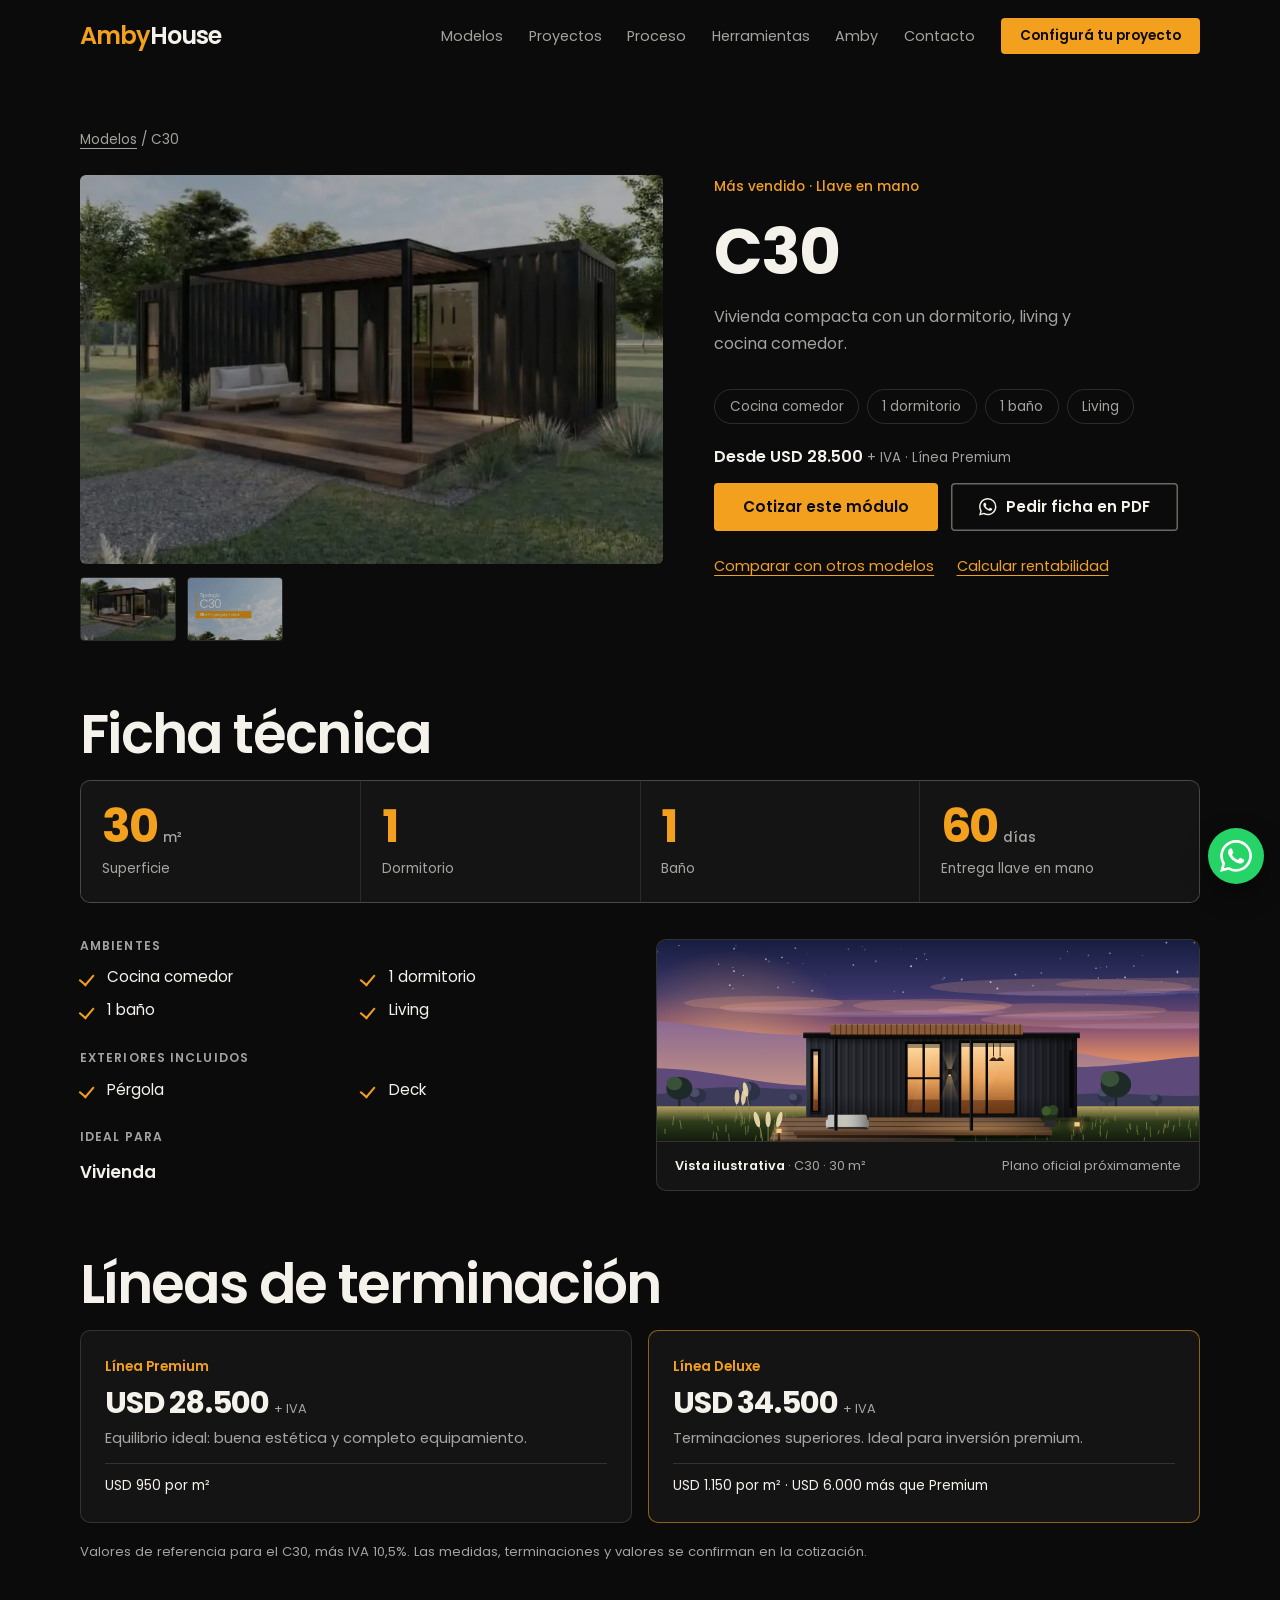
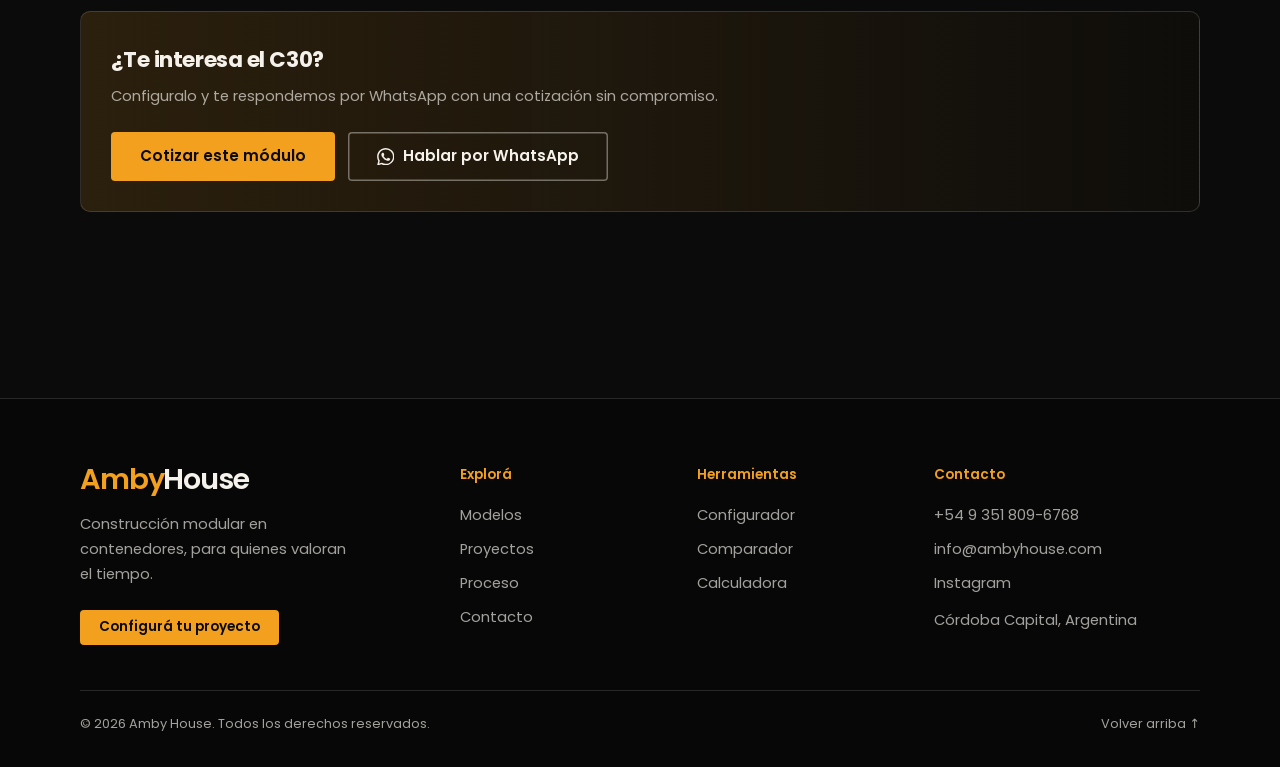
<file: modelo-c30.html>
<!DOCTYPE html>
<html lang="es-AR"><head><meta charset="utf-8"><meta name="viewport" content="width=device-width,initial-scale=1,viewport-fit=cover"><meta name="robots" content="noindex, nofollow">
<title>C30, módulo de 30 m² | Amby House</title><meta name="description" content="Modelo C30 de Amby House: 30 m², ficha técnica, galería y cotización. Fabricado en Córdoba, entrega en 60 días."><meta property="og:type" content="website"><meta property="og:locale" content="es_AR"><meta property="og:site_name" content="Amby House"><meta property="og:title" content="C30, módulo de 30 m² | Amby House"><meta property="og:description" content="Modelo C30 de Amby House: 30 m², ficha técnica, galería y cotización. Fabricado en Córdoba, entrega en 60 días."><meta name="twitter:card" content="summary_large_image"><meta property="og:image" content="og-image.jpg"><meta property="og:image:type" content="image/jpeg"><meta property="og:image:width" content="1200"><meta property="og:image:height" content="630"><meta property="og:image:alt" content="Casa modular Amby House con las sierras de Córdoba al fondo"><meta name="twitter:image" content="og-image.jpg"><meta name="theme-color" content="#0B0B0B">
<link rel="icon" href="favicon.svg" type="image/svg+xml"><link rel="icon" href="favicon.ico" sizes="48x48"><link rel="apple-touch-icon" href="apple-touch-icon.png"><link rel="manifest" href="manifest.webmanifest">
<link rel="preload" href="fonts/poppins-400.woff" as="font" type="font/woff" crossorigin>
<link rel="preload" href="fonts/poppins-600.woff" as="font" type="font/woff" crossorigin>
<link rel="stylesheet" href="css/styles.css">
<noscript><style>.rv{opacity:1!important;transform:none!important}</style></noscript>
</head><body data-p="mod" data-m="c30"><a class="skip" href="#c">Saltar al contenido</a><div id="hd"><!--pr:hd--><header class="top"><div class="wrap"><a class="brand" href="index.html" aria-label="Amby House">Amby<b>House</b></a><button class="burger" aria-expanded="false" aria-controls="menu" aria-label="Abrir menú"><i></i><i></i></button><nav id="menu" aria-label="Principal"><a href="index.html#modelos">Modelos</a><a href="proyectos.html">Proyectos</a><a href="proceso.html">Proceso</a><a href="index.html#herramientas">Herramientas</a><a href="index.html#amby">Amby</a><a href="index.html#contacto">Contacto</a><a class="btn s" href="configurador.html">Configurá tu proyecto</a></nav></div></header><!--/pr:hd--></div>
<main id="c" class="pg"><div class="wrap"><div id="md"><!--pr:md--><p class="crumb"><a href="index.html#modelos">Modelos</a> / C30</p><div class="md"><div><div class="main" id="main"><img id="big" src="img/c30.webp" alt="Modelo C30" width="800" height="640"></div><div class="thumbs"><button type="button" data-i="0" aria-label="Ver imagen 1"><img src="img/c30.webp" alt="" width="200" height="160"></button><button type="button" data-i="1" aria-label="Ver imagen 2"><img src="img/c30-p.webp" alt="" width="200" height="160"></button></div></div><div><p class="eye">Más vendido · Llave en mano</p><h1>C30</h1><p class="lead">Vivienda compacta con un dormitorio, living y cocina comedor.</p><ul class="pills"><li>Cocina comedor</li><li>1 dormitorio</li><li>1 baño</li><li>Living</li></ul><p class="from">Desde USD 28.500 <small>+ IVA · Línea Premium</small></p><div class="acts"><a class="btn" href="configurador.html?m=c30">Cotizar este módulo</a><a class="btn g" href="https://wa.me/5493518096768?text=Hola%20AmbyHouse%2C%20quiero%20la%20ficha%20t%C3%A9cnica%20del%20modelo%20C30" target="_blank" rel="noopener"><svg class="wi" viewBox="0 0 24 24" fill="currentColor" aria-hidden="true"><path d="M17.472 14.382c-.297-.149-1.758-.867-2.03-.967-.273-.099-.471-.148-.67.15-.197.297-.767.966-.94 1.164-.173.199-.347.223-.644.075-.297-.15-1.255-.463-2.39-1.475-.883-.788-1.48-1.761-1.653-2.059-.173-.297-.018-.458.13-.606.134-.133.298-.347.446-.52.149-.174.198-.298.298-.497.099-.198.05-.371-.025-.52-.075-.149-.669-1.612-.916-2.207-.242-.579-.487-.5-.669-.51-.173-.008-.371-.01-.57-.01-.198 0-.52.074-.792.372-.272.297-1.04 1.016-1.04 2.479 0 1.462 1.065 2.875 1.213 3.074.149.198 2.096 3.2 5.077 4.487.709.306 1.262.489 1.694.625.712.227 1.36.195 1.871.118.571-.085 1.758-.719 2.006-1.413.248-.694.248-1.289.173-1.413-.074-.124-.272-.198-.57-.347m-5.421 7.403h-.004a9.87 9.87 0 01-5.031-1.378l-.361-.214-3.741.982.998-3.648-.235-.374a9.86 9.86 0 01-1.51-5.26c.001-5.45 4.436-9.884 9.888-9.884 2.64 0 5.122 1.03 6.988 2.898a9.825 9.825 0 012.893 6.994c-.003 5.45-4.437 9.884-9.885 9.884m8.413-18.297A11.815 11.815 0 0012.05 0C5.495 0 .16 5.335.157 11.892c0 2.096.547 4.142 1.588 5.945L.057 24l6.305-1.654a11.882 11.882 0 005.683 1.448h.005c6.554 0 11.89-5.335 11.893-11.893a11.821 11.821 0 00-3.48-8.413Z"></path></svg>Pedir ficha en PDF</a></div><p class="tl"><a href="comparar.html?m=c30">Comparar con otros modelos</a><a href="calculadora.html?m=c30">Calcular rentabilidad</a></p></div></div><h2 class="rv">Ficha técnica</h2><div class="fs rv"><div class="st"><b>30<small>m²</small></b><span>Superficie</span></div><div class="st"><b>1</b><span>Dormitorio</span></div><div class="st"><b>1</b><span>Baño</span></div><div class="st"><b>60<small>días</small></b><span>Entrega llave en mano</span></div></div><div class="fx rv"><div class="fd"><h3>Distribución y exteriores</h3><ul class="ck"><li>Cocina comedor</li><li>1 dormitorio</li><li>1 baño</li><li>Living</li><li>Pérgola</li><li>Deck</li></ul><h3>Ideal para</h3><p class="ua">Vivienda</p></div><div class="plano"><svg class="hs" viewBox="10 60 580 215" role="img" aria-label="Esquema del C30"><g transform="translate(14.5 0)"><defs><pattern id="cbf1" width="8" height="10" patternUnits="userSpaceOnUse"><rect width="8" height="10" fill="#19191b"></rect><rect x="5" width="2" height="10" fill="#26262a"></rect><rect width="1" height="10" fill="#0c0c0d"></rect></pattern><pattern id="cgf1" width="13" height="10" patternUnits="userSpaceOnUse"><rect width="13" height="10" fill="#64696c"></rect><rect x="7" width="4" height="10" fill="#767b7e"></rect><rect width="1.6" height="10" fill="#4a4e51"></rect></pattern><pattern id="cwf1" width="9" height="10" patternUnits="userSpaceOnUse"><rect width="9" height="10" fill="#87593a"></rect><rect x="3" width="1.2" height="10" fill="#976743"></rect><rect width="1.4" height="10" fill="#45301d"></rect></pattern><pattern id="wpf1" width="6" height="10" patternUnits="userSpaceOnUse"><rect width="6" height="10" fill="#8f6039"></rect><rect x="4" width="1.4" height="10" fill="#5a3b22"></rect></pattern><pattern id="dkf1" width="10" height="5" patternUnits="userSpaceOnUse"><rect width="10" height="5" fill="#775434"></rect><rect y="4" width="10" height="1" fill="#3e2a19"></rect></pattern><pattern id="rpf1" width="6" height="10" patternUnits="userSpaceOnUse"><rect width="6" height="10" fill="#121214"></rect><rect x="3" width="2" height="10" fill="#222226"></rect></pattern><linearGradient id="gif1" x1="0" y1="0" x2="0" y2="1"><stop offset="0" stop-color="#e3c088"></stop><stop offset=".5" stop-color="#c99250"></stop><stop offset="1" stop-color="#85531f"></stop></linearGradient><linearGradient id="gkf1" x1="0" y1="0" x2="1" y2="1"><stop offset="0" style="stop-color:var(--gk1,#43304f)"></stop><stop offset="1" style="stop-color:var(--gk2,#140f18)"></stop></linearGradient><linearGradient id="rff1" x1="0" y1="0" x2="1" y2="0"><stop offset="0" stop-color="#8fa3d0" stop-opacity=".14"></stop><stop offset=".45" stop-color="#8fa3d0" stop-opacity=".02"></stop><stop offset="1" stop-color="#05060c" stop-opacity=".42"></stop></linearGradient><linearGradient id="lcf1" x1="0" y1="0" x2="0" y2="1"><stop offset="0" stop-color="#f0c27c" stop-opacity=".38"></stop><stop offset="1" stop-color="#f0c27c" stop-opacity="0"></stop></linearGradient><linearGradient id="upf1" x1="0" y1="1" x2="0" y2="0"><stop offset="0" stop-color="#f0c27c" stop-opacity=".42"></stop><stop offset="1" stop-color="#f0c27c" stop-opacity="0"></stop></linearGradient><radialGradient id="plf1"><stop offset="0" stop-color="#f0a850" stop-opacity=".36"></stop><stop offset="1" stop-color="#f0a850" stop-opacity="0"></stop></radialGradient><radialGradient id="shf1"><stop offset="0" stop-color="#000" stop-opacity=".65"></stop><stop offset="1" stop-color="#000" stop-opacity="0"></stop></radialGradient><linearGradient id="aof1" x1="0" y1="0" x2="0" y2="1"><stop offset="0" stop-color="#000" stop-opacity=".16"></stop><stop offset=".14" stop-color="#000" stop-opacity="0"></stop><stop offset=".72" stop-color="#000" stop-opacity="0"></stop><stop offset="1" stop-color="#000" stop-opacity=".34"></stop></linearGradient><linearGradient id="esf1" x1="0" y1="0" x2="0" y2="1"><stop offset="0" stop-color="#000" stop-opacity=".4"></stop><stop offset="1" stop-color="#000" stop-opacity="0"></stop></linearGradient></defs><ellipse cx="323.2" cy="252" rx="179" ry="7" fill="url(#shf1)"></ellipse><rect x="147" y="249" width="312" height="5" fill="rgba(0,0,0,.35)" opacity=".7"></rect><rect x="155" y="164" width="290" height="86" fill="url(#cbf1)"></rect><rect x="155" y="164" width="290" height="86" fill="url(#rff1)"></rect><rect x="155" y="164" width="290" height="86" fill="url(#aof1)"></rect><rect x="155" y="164" width="290" height="8" fill="url(#esf1)"></rect><rect x="155" y="164" width="1.4" height="86" fill="rgba(165,185,235,.16)"></rect><rect x="152" y="159" width="296" height="6" fill="#0b0b0c"></rect><rect x="152" y="159" width="296" height="1.2" fill="rgba(165,185,235,.2)"></rect><g class="wb"><rect x="161.4" y="178" width="7.8" height="66" fill="url(#gkf1)" stroke="#070707" stroke-width="3"></rect></g><g class="gl"><rect x="162.9" y="179.5" width="4.8" height="63" fill="url(#gif1)"></rect><rect x="162.9" y="230.8" width="4.8" height="11.7" fill="rgba(70,32,10,.5)"></rect><path d="M165.9 180H168.1L164.5 242H162.3Z" fill="rgba(255,255,255,.04)"></path></g><rect x="162.9" y="179.5" width="4.8" height="4" fill="rgba(0,0,0,.38)"></rect><rect x="159.9" y="244" width="10.8" height="2" fill="#0b0b0c"></rect><rect x="159.9" y="244" width="10.8" height="0.7" fill="rgba(255,255,255,.08)"></rect><g class="wb"><rect x="262.3" y="170" width="37.1" height="76" fill="url(#gkf1)" stroke="#070707" stroke-width="3"></rect></g><g class="gl"><rect x="263.8" y="171.5" width="34.1" height="73" fill="url(#gif1)"></rect><rect x="263.8" y="230.8" width="34.1" height="13.7" fill="rgba(70,32,10,.5)"></rect><path d="M283.8 172H294.2L277.1 244H266.8Z" fill="rgba(255,255,255,.04)"></path></g><rect x="263.8" y="171.5" width="34.1" height="4" fill="rgba(0,0,0,.38)"></rect><rect x="260.8" y="246" width="40.1" height="2" fill="#0b0b0c"></rect><rect x="260.8" y="246" width="40.1" height="0.7" fill="rgba(255,255,255,.08)"></rect><path d="M280.9 170L280.9 246" fill="none" stroke="#070707" stroke-width="2.6"></path><rect x="283.1" y="205" width="1.4" height="9" fill="rgba(205,195,175,.5)"></rect><path d="M262.3 208L299.4 208" fill="none" stroke="#070707" stroke-width="2.2"></path><g class="lm"><rect x="306.5" y="198" width="4.4" height="7" fill="#0a0a0a"></rect><rect x="307.3" y="204" width="2.8" height="1.8" fill="#e8cf98"></rect></g><g class="lh"><path d="M306.70000000000005 206L297.70000000000005 234H319.70000000000005L310.70000000000005 206Z" fill="url(#lcf1)"></path><path d="M306.70000000000005 198L299.70000000000005 178H317.70000000000005L310.70000000000005 198Z" fill="url(#upf1)"></path><circle cx="308.70000000000005" cy="206" r="8" fill="rgba(255,190,90,.1)"></circle></g><g class="wb"><rect x="319.7" y="169" width="59.7" height="78" fill="url(#gkf1)" stroke="#070707" stroke-width="3"></rect></g><g class="gl"><rect x="321.2" y="170.5" width="56.7" height="75" fill="url(#gif1)"></rect><rect x="321.2" y="231.4" width="56.7" height="14.1" fill="rgba(70,32,10,.5)"></rect><path d="M355.6 170.5L355.6 184.6" fill="none" stroke="#2a180b" stroke-width="1"></path><path d="M351.1 189.6Q355.6 181.6 360.1 189.6Z" fill="#2b190c"></path><path d="M362.7 170.5L362.7 184.6" fill="none" stroke="#2a180b" stroke-width="1"></path><path d="M358.2 189.6Q362.7 181.6 367.2 189.6Z" fill="#2b190c"></path><path d="M354.4 171H371.1L343.6 245H326.9Z" fill="rgba(255,255,255,.04)"></path></g><rect x="321.2" y="170.5" width="56.7" height="4" fill="rgba(0,0,0,.38)"></rect><rect x="318.2" y="247" width="62.7" height="2" fill="#0b0b0c"></rect><rect x="318.2" y="247" width="62.7" height="0.7" fill="rgba(255,255,255,.08)"></rect><path d="M348.4 169L348.4 247" fill="none" stroke="#070707" stroke-width="2.6"></path><rect x="350.6" y="204.9" width="1.4" height="9" fill="rgba(205,195,175,.5)"></rect><rect x="436.9" y="178" width="4.4" height="62" fill="#070707"></rect><ellipse cx="213" cy="279" rx="123" ry="8" fill="url(#shf1)"></ellipse><path d="M126 250H300L314 273H116Z" fill="url(#dkf1)"></path><path d="M126 250H300L314 273H116Z" fill="url(#rff1)"></path><rect x="116" y="273" width="198" height="5" fill="#573822"></rect><rect x="116" y="273" width="198" height="1" fill="rgba(165,185,235,.16)"></rect><rect x="119" y="278" width="192" height="3" fill="rgba(0,0,0,.45)"></rect><ellipse cx="278.3" cy="270" rx="162.1" ry="8" fill="url(#shf1)"></ellipse><path d="M152.1 250H404.4L418.4 264H142.1Z" fill="url(#dkf1)"></path><path d="M152.1 250H404.4L418.4 264H142.1Z" fill="url(#rff1)"></path><rect x="142.1" y="264" width="276.3" height="5" fill="#573822"></rect><rect x="142.1" y="264" width="276.3" height="1" fill="rgba(165,185,235,.16)"></rect><rect x="145.1" y="269" width="270.3" height="3" fill="rgba(0,0,0,.45)"></rect><g class="lh"><ellipse cx="346.4" cy="261" rx="87" ry="10" fill="url(#plf1)"></ellipse></g><rect x="178.2" y="247" width="42" height="9" fill="#c9c5bb" rx="2"></rect><rect x="179.2" y="253" width="40" height="7" fill="#c9c5bb" rx="1.5"></rect><rect x="176.2" y="252" width="5" height="9" fill="#c9c5bb" rx="2"></rect><rect x="217.2" y="252" width="5" height="9" fill="#c9c5bb" rx="2"></rect><rect x="176.2" y="247" width="46" height="16" fill="url(#rff1)" rx="2"></rect><rect x="178.2" y="260" width="42" height="2.5" fill="#0b0b0b" opacity=".55"></rect><rect x="185.1" y="162" width="3.6" height="102" fill="#0a0a0a"></rect><rect x="185.1" y="162" width="1" height="102" fill="rgba(165,185,235,.22)"></rect><rect x="330.1" y="162" width="3.6" height="102" fill="#0a0a0a"></rect><rect x="330.1" y="162" width="1" height="102" fill="rgba(165,185,235,.22)"></rect><rect x="181.1" y="150" width="205.9" height="12" fill="#8a5a38"></rect><rect x="181.1" y="150" width="205.9" height="1.2" fill="rgba(165,185,235,.2)"></rect><path d="M186.1 150L186.1 162" fill="none" stroke="rgba(40,18,6,.6)" stroke-width="1"></path><path d="M192.1 150L192.1 162" fill="none" stroke="rgba(40,18,6,.6)" stroke-width="1"></path><path d="M198.1 150L198.1 162" fill="none" stroke="rgba(40,18,6,.6)" stroke-width="1"></path><path d="M204.1 150L204.1 162" fill="none" stroke="rgba(40,18,6,.6)" stroke-width="1"></path><path d="M210.1 150L210.1 162" fill="none" stroke="rgba(40,18,6,.6)" stroke-width="1"></path><path d="M216.1 150L216.1 162" fill="none" stroke="rgba(40,18,6,.6)" stroke-width="1"></path><path d="M222.1 150L222.1 162" fill="none" stroke="rgba(40,18,6,.6)" stroke-width="1"></path><path d="M228.1 150L228.1 162" fill="none" stroke="rgba(40,18,6,.6)" stroke-width="1"></path><path d="M234.1 150L234.1 162" fill="none" stroke="rgba(40,18,6,.6)" stroke-width="1"></path><path d="M240.1 150L240.1 162" fill="none" stroke="rgba(40,18,6,.6)" stroke-width="1"></path><path d="M246.1 150L246.1 162" fill="none" stroke="rgba(40,18,6,.6)" stroke-width="1"></path><path d="M252.1 150L252.1 162" fill="none" stroke="rgba(40,18,6,.6)" stroke-width="1"></path><path d="M258.1 150L258.1 162" fill="none" stroke="rgba(40,18,6,.6)" stroke-width="1"></path><path d="M264.1 150L264.1 162" fill="none" stroke="rgba(40,18,6,.6)" stroke-width="1"></path><path d="M270.1 150L270.1 162" fill="none" stroke="rgba(40,18,6,.6)" stroke-width="1"></path><path d="M276.1 150L276.1 162" fill="none" stroke="rgba(40,18,6,.6)" stroke-width="1"></path><path d="M282.1 150L282.1 162" fill="none" stroke="rgba(40,18,6,.6)" stroke-width="1"></path><path d="M288.1 150L288.1 162" fill="none" stroke="rgba(40,18,6,.6)" stroke-width="1"></path><path d="M294.1 150L294.1 162" fill="none" stroke="rgba(40,18,6,.6)" stroke-width="1"></path><path d="M300.1 150L300.1 162" fill="none" stroke="rgba(40,18,6,.6)" stroke-width="1"></path><path d="M306.1 150L306.1 162" fill="none" stroke="rgba(40,18,6,.6)" stroke-width="1"></path><path d="M312.1 150L312.1 162" fill="none" stroke="rgba(40,18,6,.6)" stroke-width="1"></path><path d="M318.1 150L318.1 162" fill="none" stroke="rgba(40,18,6,.6)" stroke-width="1"></path><path d="M324.1 150L324.1 162" fill="none" stroke="rgba(40,18,6,.6)" stroke-width="1"></path><path d="M330.1 150L330.1 162" fill="none" stroke="rgba(40,18,6,.6)" stroke-width="1"></path><path d="M336.1 150L336.1 162" fill="none" stroke="rgba(40,18,6,.6)" stroke-width="1"></path><path d="M342.1 150L342.1 162" fill="none" stroke="rgba(40,18,6,.6)" stroke-width="1"></path><path d="M348.1 150L348.1 162" fill="none" stroke="rgba(40,18,6,.6)" stroke-width="1"></path><path d="M354.1 150L354.1 162" fill="none" stroke="rgba(40,18,6,.6)" stroke-width="1"></path><path d="M360.1 150L360.1 162" fill="none" stroke="rgba(40,18,6,.6)" stroke-width="1"></path><path d="M366.1 150L366.1 162" fill="none" stroke="rgba(40,18,6,.6)" stroke-width="1"></path><path d="M372.1 150L372.1 162" fill="none" stroke="rgba(40,18,6,.6)" stroke-width="1"></path><path d="M378.1 150L378.1 162" fill="none" stroke="rgba(40,18,6,.6)" stroke-width="1"></path><path d="M384.1 150L384.1 162" fill="none" stroke="rgba(40,18,6,.6)" stroke-width="1"></path><rect x="181.1" y="160.6" width="205.9" height="1.6" fill="rgba(0,0,0,.4)"></rect><rect x="179.1" y="162" width="209.9" height="4" fill="#0a0a0a"></rect></g></svg><small>Esquema de referencia · plano oficial próximamente</small></div></div><h2 class="rv">Líneas de terminación</h2><div class="lns rv"><div class="lc"><span>Línea Premium</span><strong>USD 28.500 <small>+ IVA</small></strong><p>Equilibrio ideal: buena estética y completo equipamiento.</p></div><div class="lc dx"><span>Línea Deluxe</span><strong>USD 34.500 <small>+ IVA</small></strong><p>Terminaciones superiores. Ideal para inversión premium.</p></div></div><p class="note rv">Valores de referencia para el C30, más IVA 10,5%. Las medidas, terminaciones y valores se confirman en la cotización.</p><div class="cta2 rv"><div><strong>¿Te interesa el C30?</strong><span>Configuralo y te respondemos por WhatsApp con una cotización sin compromiso.</span></div><div class="acts"><a class="btn" href="configurador.html?m=c30">Cotizar este módulo</a><a class="btn g" href="https://wa.me/5493518096768?text=Hola%20AmbyHouse%2C%20quiero%20consultar%20por%20el%20modelo%20C30" target="_blank" rel="noopener"><svg class="wi" viewBox="0 0 24 24" fill="currentColor" aria-hidden="true"><path d="M17.472 14.382c-.297-.149-1.758-.867-2.03-.967-.273-.099-.471-.148-.67.15-.197.297-.767.966-.94 1.164-.173.199-.347.223-.644.075-.297-.15-1.255-.463-2.39-1.475-.883-.788-1.48-1.761-1.653-2.059-.173-.297-.018-.458.13-.606.134-.133.298-.347.446-.52.149-.174.198-.298.298-.497.099-.198.05-.371-.025-.52-.075-.149-.669-1.612-.916-2.207-.242-.579-.487-.5-.669-.51-.173-.008-.371-.01-.57-.01-.198 0-.52.074-.792.372-.272.297-1.04 1.016-1.04 2.479 0 1.462 1.065 2.875 1.213 3.074.149.198 2.096 3.2 5.077 4.487.709.306 1.262.489 1.694.625.712.227 1.36.195 1.871.118.571-.085 1.758-.719 2.006-1.413.248-.694.248-1.289.173-1.413-.074-.124-.272-.198-.57-.347m-5.421 7.403h-.004a9.87 9.87 0 01-5.031-1.378l-.361-.214-3.741.982.998-3.648-.235-.374a9.86 9.86 0 01-1.51-5.26c.001-5.45 4.436-9.884 9.888-9.884 2.64 0 5.122 1.03 6.988 2.898a9.825 9.825 0 012.893 6.994c-.003 5.45-4.437 9.884-9.885 9.884m8.413-18.297A11.815 11.815 0 0012.05 0C5.495 0 .16 5.335.157 11.892c0 2.096.547 4.142 1.588 5.945L.057 24l6.305-1.654a11.882 11.882 0 005.683 1.448h.005c6.554 0 11.89-5.335 11.893-11.893a11.821 11.821 0 00-3.48-8.413Z"></path></svg>Hablar por WhatsApp</a></div></div><div class="pn rv"><a href="modelo-c15.html">← C15</a><a href="modelo-c30t.html">C30 Terra →</a></div><!--/pr:md--></div><dialog id="lb" class="lb" aria-label="Vista ampliada"></dialog></div></main><div id="ft"><!--pr:ft--><footer><div class="wrap ftg"><div class="fb"><a class="brand" href="index.html">Amby<b>House</b></a><p>Construcción modular en contenedores, para quienes valoran el tiempo.</p><a class="btn s" data-ev="footer-configurar" href="configurador.html">Configurá tu proyecto</a></div><div class="fc"><span>Explorá</span><a href="index.html#modelos">Modelos</a><a href="proyectos.html">Proyectos</a><a href="proceso.html">Proceso</a><a href="index.html#contacto">Contacto</a></div><div class="fc"><span>Herramientas</span><a href="configurador.html">Configurador</a><a href="comparar.html">Comparador</a><a href="calculadora.html">Calculadora</a></div><div class="fc ct"><span>Contacto</span><a href="tel:+5493518096768">+54 9 351 809-6768</a><a href="mailto:info@ambyhouse.com">info@ambyhouse.com</a><a href="https://www.instagram.com/ambyhouse.arg" target="_blank" rel="noopener">Instagram</a><p>Córdoba Capital, Argentina</p></div><div class="f-bot"><p>© 2026 Amby House. Todos los derechos reservados.</p><a href="#">Volver arriba ↑</a></div></div></footer><a class="wa" data-ev="whatsapp" href="https://wa.me/5493518096768?text=Hola%20AmbyHouse%2C%20quiero%20consultar%20por%20un%20modelo" target="_blank" rel="noopener" aria-label="Escribinos por WhatsApp"><svg viewBox="0 0 24 24" fill="currentColor" aria-hidden="true"><path d="M17.472 14.382c-.297-.149-1.758-.867-2.03-.967-.273-.099-.471-.148-.67.15-.197.297-.767.966-.94 1.164-.173.199-.347.223-.644.075-.297-.15-1.255-.463-2.39-1.475-.883-.788-1.48-1.761-1.653-2.059-.173-.297-.018-.458.13-.606.134-.133.298-.347.446-.52.149-.174.198-.298.298-.497.099-.198.05-.371-.025-.52-.075-.149-.669-1.612-.916-2.207-.242-.579-.487-.5-.669-.51-.173-.008-.371-.01-.57-.01-.198 0-.52.074-.792.372-.272.297-1.04 1.016-1.04 2.479 0 1.462 1.065 2.875 1.213 3.074.149.198 2.096 3.2 5.077 4.487.709.306 1.262.489 1.694.625.712.227 1.36.195 1.871.118.571-.085 1.758-.719 2.006-1.413.248-.694.248-1.289.173-1.413-.074-.124-.272-.198-.57-.347m-5.421 7.403h-.004a9.87 9.87 0 01-5.031-1.378l-.361-.214-3.741.982.998-3.648-.235-.374a9.86 9.86 0 01-1.51-5.26c.001-5.45 4.436-9.884 9.888-9.884 2.64 0 5.122 1.03 6.988 2.898a9.825 9.825 0 012.893 6.994c-.003 5.45-4.437 9.884-9.885 9.884m8.413-18.297A11.815 11.815 0 0012.05 0C5.495 0 .16 5.335.157 11.892c0 2.096.547 4.142 1.588 5.945L.057 24l6.305-1.654a11.882 11.882 0 005.683 1.448h.005c6.554 0 11.89-5.335 11.893-11.893a11.821 11.821 0 00-3.48-8.413Z"></path></svg></a><!--/pr:ft--></div>
<script src="js/data.js" defer></script><script src="js/main.js" defer></script></body></html>
</file>
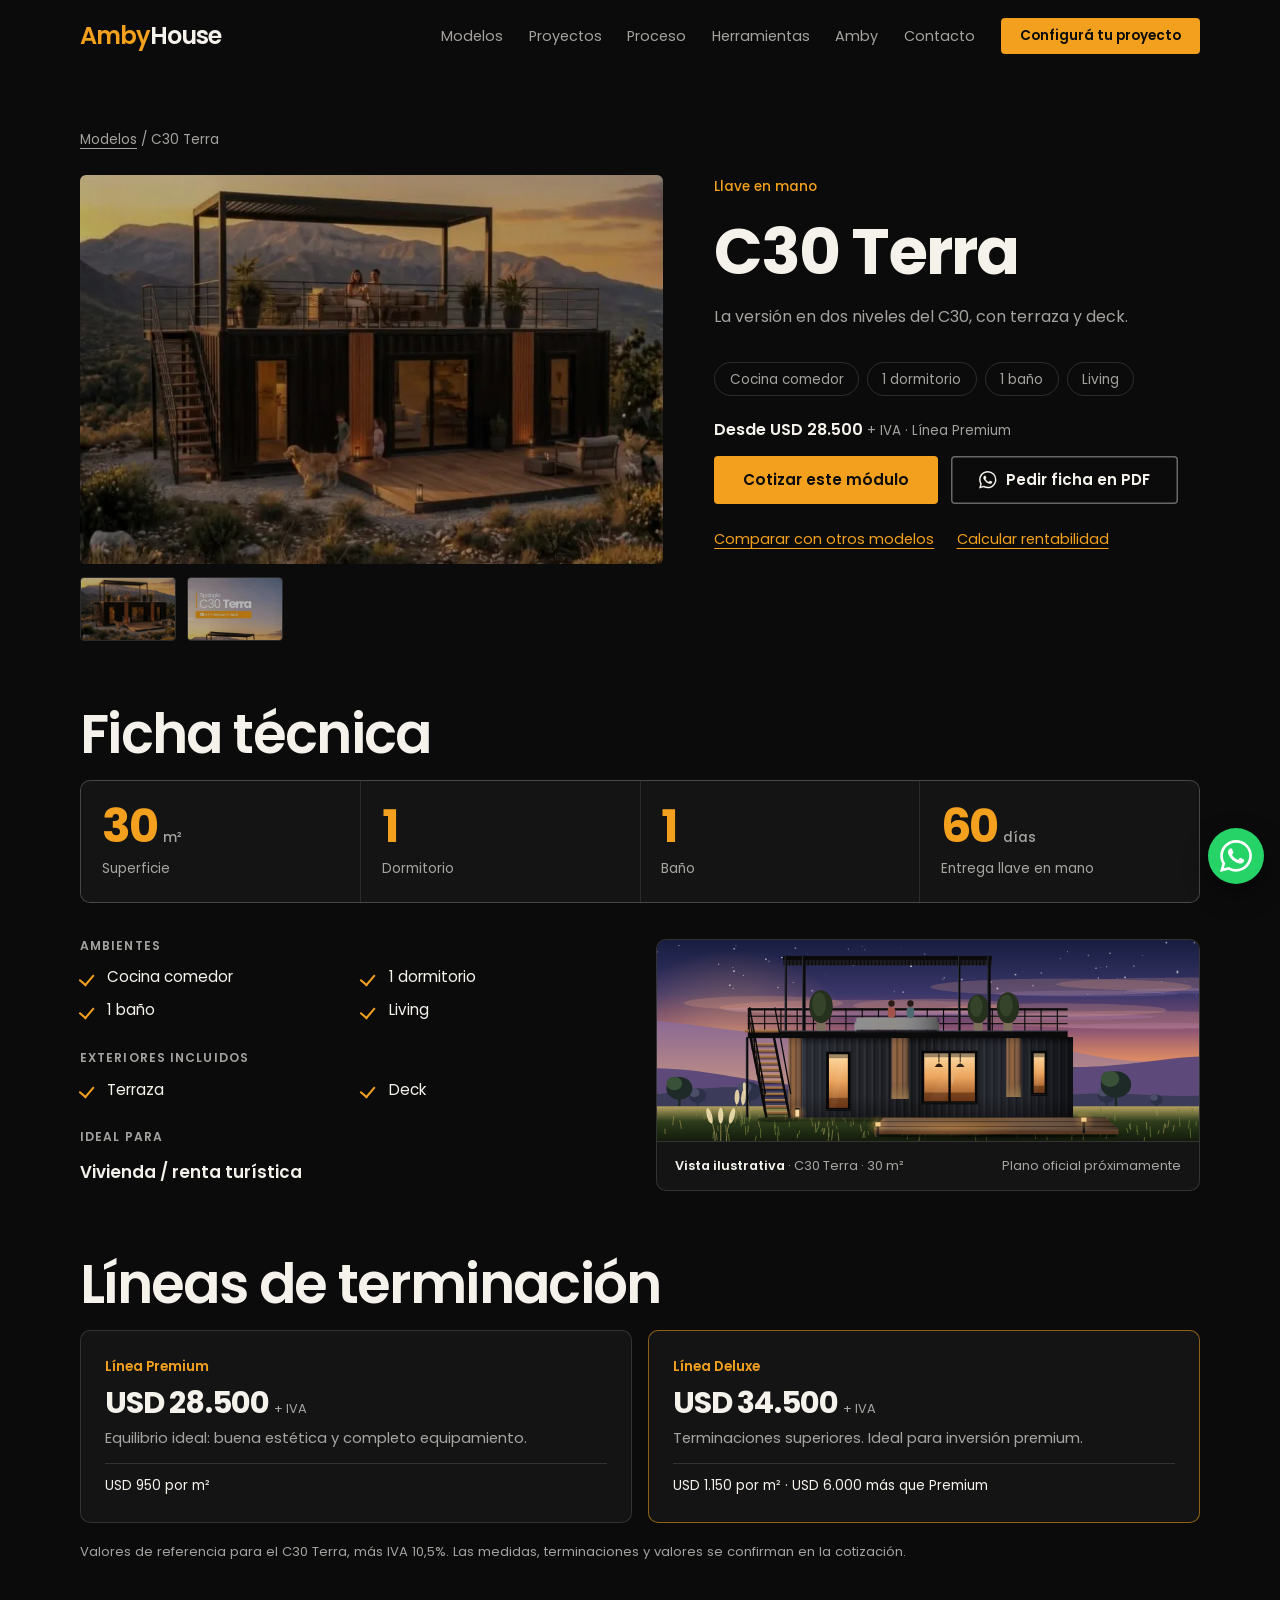
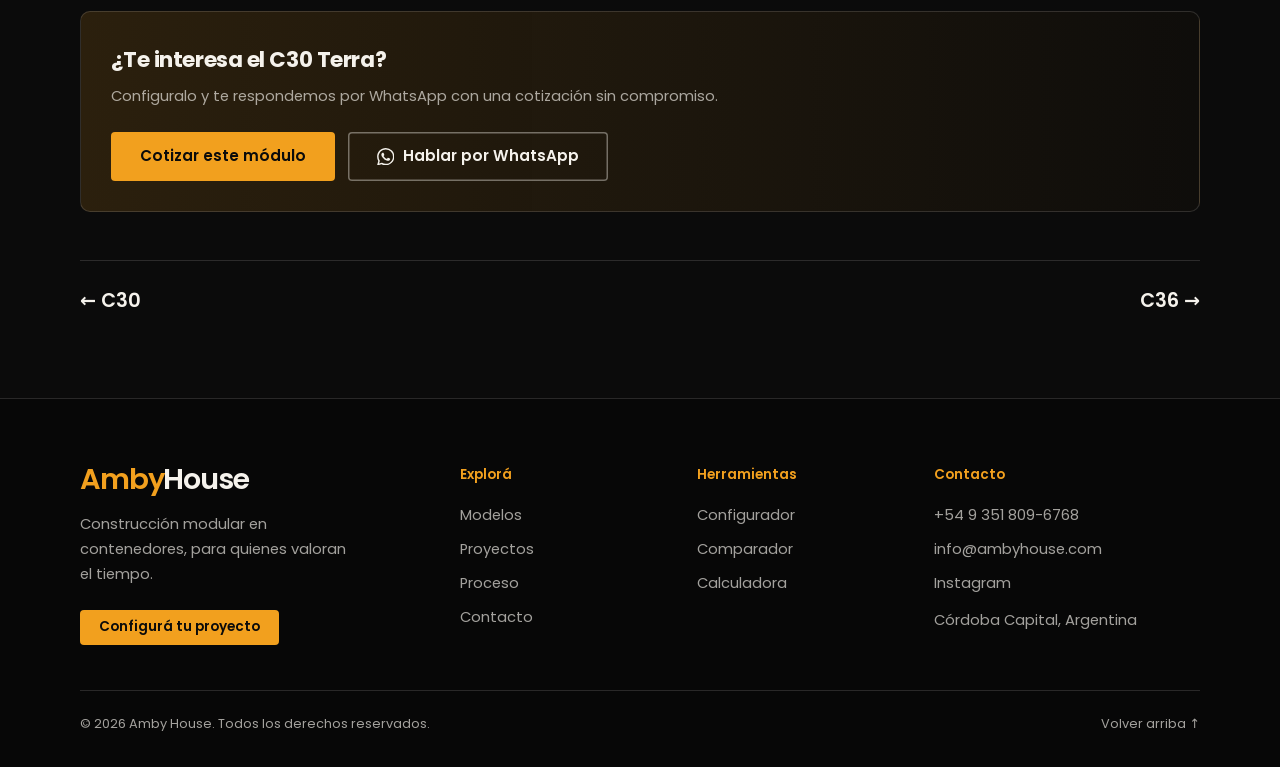
<file: modelo-c30t.html>
<!DOCTYPE html>
<html lang="es-AR"><head><meta charset="utf-8"><meta name="viewport" content="width=device-width,initial-scale=1,viewport-fit=cover"><meta name="robots" content="noindex, nofollow">
<title>C30 Terra, módulo de 30 m² | Amby House</title><meta name="description" content="Modelo C30 Terra de Amby House: 30 m², ficha técnica, galería y cotización. Fabricado en Córdoba, entrega en 60 días."><meta property="og:type" content="website"><meta property="og:locale" content="es_AR"><meta property="og:site_name" content="Amby House"><meta property="og:title" content="C30 Terra, módulo de 30 m² | Amby House"><meta property="og:description" content="Modelo C30 Terra de Amby House: 30 m², ficha técnica, galería y cotización. Fabricado en Córdoba, entrega en 60 días."><meta name="twitter:card" content="summary_large_image"><meta property="og:image" content="og-image.jpg"><meta property="og:image:type" content="image/jpeg"><meta property="og:image:width" content="1200"><meta property="og:image:height" content="630"><meta property="og:image:alt" content="Casa modular Amby House con las sierras de Córdoba al fondo"><meta name="twitter:image" content="og-image.jpg"><meta name="theme-color" content="#0B0B0B">
<link rel="icon" href="favicon.svg" type="image/svg+xml"><link rel="icon" href="favicon.ico" sizes="48x48"><link rel="apple-touch-icon" href="apple-touch-icon.png"><link rel="manifest" href="manifest.webmanifest">
<link rel="preload" href="fonts/poppins-400.woff" as="font" type="font/woff" crossorigin>
<link rel="preload" href="fonts/poppins-600.woff" as="font" type="font/woff" crossorigin>
<link rel="stylesheet" href="css/styles.css">
<noscript><style>.rv{opacity:1!important;transform:none!important}</style></noscript>
</head><body data-p="mod" data-m="c30t"><a class="skip" href="#c">Saltar al contenido</a><div id="hd"><!--pr:hd--><header class="top"><div class="wrap"><a class="brand" href="index.html" aria-label="Amby House">Amby<b>House</b></a><button class="burger" aria-expanded="false" aria-controls="menu" aria-label="Abrir menú"><i></i><i></i></button><nav id="menu" aria-label="Principal"><a href="index.html#modelos">Modelos</a><a href="proyectos.html">Proyectos</a><a href="proceso.html">Proceso</a><a href="index.html#herramientas">Herramientas</a><a href="index.html#amby">Amby</a><a href="index.html#contacto">Contacto</a><a class="btn s" href="configurador.html">Configurá tu proyecto</a></nav></div></header><!--/pr:hd--></div>
<main id="c" class="pg"><div class="wrap"><div id="md"><!--pr:md--><p class="crumb"><a href="index.html#modelos">Modelos</a> / C30 Terra</p><div class="md"><div><div class="main" id="main"><img id="big" src="img/c30t.webp" alt="Modelo C30 Terra" width="800" height="640"></div><div class="thumbs"><button type="button" data-i="0" aria-label="Ver imagen 1"><img src="img/c30t.webp" alt="" width="200" height="160"></button><button type="button" data-i="1" aria-label="Ver imagen 2"><img src="img/c30t-p.webp" alt="" width="200" height="160"></button></div></div><div><p class="eye">Llave en mano</p><h1>C30 Terra</h1><p class="lead">La versión en dos niveles del C30, con terraza y deck.</p><ul class="pills"><li>Cocina comedor</li><li>1 dormitorio</li><li>1 baño</li><li>Living</li></ul><p class="from">Desde USD 28.500 <small>+ IVA · Línea Premium</small></p><div class="acts"><a class="btn" href="configurador.html?m=c30t">Cotizar este módulo</a><a class="btn g" href="https://wa.me/5493518096768?text=Hola%20AmbyHouse%2C%20quiero%20la%20ficha%20t%C3%A9cnica%20del%20modelo%20C30%20Terra" target="_blank" rel="noopener"><svg class="wi" viewBox="0 0 24 24" fill="currentColor" aria-hidden="true"><path d="M17.472 14.382c-.297-.149-1.758-.867-2.03-.967-.273-.099-.471-.148-.67.15-.197.297-.767.966-.94 1.164-.173.199-.347.223-.644.075-.297-.15-1.255-.463-2.39-1.475-.883-.788-1.48-1.761-1.653-2.059-.173-.297-.018-.458.13-.606.134-.133.298-.347.446-.52.149-.174.198-.298.298-.497.099-.198.05-.371-.025-.52-.075-.149-.669-1.612-.916-2.207-.242-.579-.487-.5-.669-.51-.173-.008-.371-.01-.57-.01-.198 0-.52.074-.792.372-.272.297-1.04 1.016-1.04 2.479 0 1.462 1.065 2.875 1.213 3.074.149.198 2.096 3.2 5.077 4.487.709.306 1.262.489 1.694.625.712.227 1.36.195 1.871.118.571-.085 1.758-.719 2.006-1.413.248-.694.248-1.289.173-1.413-.074-.124-.272-.198-.57-.347m-5.421 7.403h-.004a9.87 9.87 0 01-5.031-1.378l-.361-.214-3.741.982.998-3.648-.235-.374a9.86 9.86 0 01-1.51-5.26c.001-5.45 4.436-9.884 9.888-9.884 2.64 0 5.122 1.03 6.988 2.898a9.825 9.825 0 012.893 6.994c-.003 5.45-4.437 9.884-9.885 9.884m8.413-18.297A11.815 11.815 0 0012.05 0C5.495 0 .16 5.335.157 11.892c0 2.096.547 4.142 1.588 5.945L.057 24l6.305-1.654a11.882 11.882 0 005.683 1.448h.005c6.554 0 11.89-5.335 11.893-11.893a11.821 11.821 0 00-3.48-8.413Z"></path></svg>Pedir ficha en PDF</a></div><p class="tl"><a href="comparar.html?m=c30t">Comparar con otros modelos</a><a href="calculadora.html?m=c30t">Calcular rentabilidad</a></p></div></div><h2 class="rv">Ficha técnica</h2><div class="fs rv"><div class="st"><b>30<small>m²</small></b><span>Superficie</span></div><div class="st"><b>1</b><span>Dormitorio</span></div><div class="st"><b>1</b><span>Baño</span></div><div class="st"><b>60<small>días</small></b><span>Entrega llave en mano</span></div></div><div class="fx rv"><div class="fd"><h3>Distribución y exteriores</h3><ul class="ck"><li>Cocina comedor</li><li>1 dormitorio</li><li>1 baño</li><li>Living</li><li>Terraza</li><li>Deck</li></ul><h3>Ideal para</h3><p class="ua">Vivienda / renta turística</p></div><div class="plano"><svg class="hs" viewBox="10 60 580 215" role="img" aria-label="Esquema del C30 Terra"><g transform="translate(10.2 0)"><defs><pattern id="cbf1" width="8" height="10" patternUnits="userSpaceOnUse"><rect width="8" height="10" fill="#19191b"></rect><rect x="5" width="2" height="10" fill="#26262a"></rect><rect width="1" height="10" fill="#0c0c0d"></rect></pattern><pattern id="cgf1" width="13" height="10" patternUnits="userSpaceOnUse"><rect width="13" height="10" fill="#64696c"></rect><rect x="7" width="4" height="10" fill="#767b7e"></rect><rect width="1.6" height="10" fill="#4a4e51"></rect></pattern><pattern id="cwf1" width="9" height="10" patternUnits="userSpaceOnUse"><rect width="9" height="10" fill="#87593a"></rect><rect x="3" width="1.2" height="10" fill="#976743"></rect><rect width="1.4" height="10" fill="#45301d"></rect></pattern><pattern id="wpf1" width="6" height="10" patternUnits="userSpaceOnUse"><rect width="6" height="10" fill="#8f6039"></rect><rect x="4" width="1.4" height="10" fill="#5a3b22"></rect></pattern><pattern id="dkf1" width="10" height="5" patternUnits="userSpaceOnUse"><rect width="10" height="5" fill="#775434"></rect><rect y="4" width="10" height="1" fill="#3e2a19"></rect></pattern><pattern id="rpf1" width="6" height="10" patternUnits="userSpaceOnUse"><rect width="6" height="10" fill="#121214"></rect><rect x="3" width="2" height="10" fill="#222226"></rect></pattern><linearGradient id="gif1" x1="0" y1="0" x2="0" y2="1"><stop offset="0" stop-color="#e3c088"></stop><stop offset=".5" stop-color="#c99250"></stop><stop offset="1" stop-color="#85531f"></stop></linearGradient><linearGradient id="gkf1" x1="0" y1="0" x2="1" y2="1"><stop offset="0" style="stop-color:var(--gk1,#43304f)"></stop><stop offset="1" style="stop-color:var(--gk2,#140f18)"></stop></linearGradient><linearGradient id="rff1" x1="0" y1="0" x2="1" y2="0"><stop offset="0" stop-color="#8fa3d0" stop-opacity=".14"></stop><stop offset=".45" stop-color="#8fa3d0" stop-opacity=".02"></stop><stop offset="1" stop-color="#05060c" stop-opacity=".42"></stop></linearGradient><linearGradient id="lcf1" x1="0" y1="0" x2="0" y2="1"><stop offset="0" stop-color="#f0c27c" stop-opacity=".38"></stop><stop offset="1" stop-color="#f0c27c" stop-opacity="0"></stop></linearGradient><linearGradient id="upf1" x1="0" y1="1" x2="0" y2="0"><stop offset="0" stop-color="#f0c27c" stop-opacity=".42"></stop><stop offset="1" stop-color="#f0c27c" stop-opacity="0"></stop></linearGradient><radialGradient id="plf1"><stop offset="0" stop-color="#f0a850" stop-opacity=".36"></stop><stop offset="1" stop-color="#f0a850" stop-opacity="0"></stop></radialGradient><radialGradient id="shf1"><stop offset="0" stop-color="#000" stop-opacity=".65"></stop><stop offset="1" stop-color="#000" stop-opacity="0"></stop></radialGradient><linearGradient id="aof1" x1="0" y1="0" x2="0" y2="1"><stop offset="0" stop-color="#000" stop-opacity=".16"></stop><stop offset=".14" stop-color="#000" stop-opacity="0"></stop><stop offset=".72" stop-color="#000" stop-opacity="0"></stop><stop offset="1" stop-color="#000" stop-opacity=".34"></stop></linearGradient><linearGradient id="esf1" x1="0" y1="0" x2="0" y2="1"><stop offset="0" stop-color="#000" stop-opacity=".4"></stop><stop offset="1" stop-color="#000" stop-opacity="0"></stop></linearGradient></defs><ellipse cx="323.2" cy="252" rx="179" ry="7" fill="url(#shf1)"></ellipse><rect x="147" y="249" width="312" height="5" fill="rgba(0,0,0,.35)" opacity=".7"></rect><rect x="155" y="164" width="290" height="86" fill="url(#cbf1)"></rect><rect x="155" y="164" width="290" height="86" fill="url(#rff1)"></rect><rect x="155" y="164" width="290" height="86" fill="url(#aof1)"></rect><rect x="155" y="164" width="290" height="8" fill="url(#esf1)"></rect><rect x="155" y="164" width="1.4" height="86" fill="rgba(165,185,235,.16)"></rect><rect x="140.5" y="164" width="14.5" height="86" fill="url(#wpf1)"></rect><rect x="140.5" y="164" width="14.5" height="86" fill="url(#rff1)"></rect><rect x="140.5" y="164" width="14.5" height="86" fill="url(#aof1)"></rect><g class="wb"><rect x="182.3" y="181" width="23.2" height="60" fill="url(#gkf1)" stroke="#070707" stroke-width="3"></rect></g><g class="gl"><rect x="183.8" y="182.5" width="20.2" height="57" fill="url(#gif1)"></rect><rect x="183.8" y="229" width="20.2" height="10.5" fill="rgba(70,32,10,.5)"></rect><path d="M195.7 183H202.2L191.5 239H185Z" fill="rgba(255,255,255,.04)"></path></g><rect x="183.8" y="182.5" width="20.2" height="4" fill="rgba(0,0,0,.38)"></rect><rect x="180.8" y="241" width="26.2" height="2" fill="#0b0b0c"></rect><rect x="180.8" y="241" width="26.2" height="0.7" fill="rgba(255,255,255,.08)"></rect><rect x="250.7" y="164" width="18.6" height="66" fill="url(#wpf1)"></rect><rect x="250.7" y="164" width="18.6" height="66" fill="url(#rff1)"></rect><rect x="250.7" y="164" width="18.6" height="66" fill="url(#aof1)"></rect><g class="lh"><rect x="250.7" y="214" width="18.6" height="16" fill="url(#upf1)"></rect></g><g class="wb"><rect x="284.3" y="180" width="57.1" height="54" fill="url(#gkf1)" stroke="#070707" stroke-width="3"></rect></g><g class="gl"><rect x="285.8" y="181.5" width="54.1" height="51" fill="url(#gif1)"></rect><rect x="285.8" y="223.2" width="54.1" height="9.3" fill="rgba(70,32,10,.5)"></rect><path d="M301.5 181.5L301.5 190.8" fill="none" stroke="#2a180b" stroke-width="1"></path><path d="M297 195.8Q301.5 187.8 306 195.8Z" fill="#2b190c"></path><path d="M324.3 181.5L324.3 190.8" fill="none" stroke="#2a180b" stroke-width="1"></path><path d="M319.8 195.8Q324.3 187.8 328.8 195.8Z" fill="#2b190c"></path><path d="M317.5 182H333.5L307.2 232H291.2Z" fill="rgba(255,255,255,.04)"></path></g><rect x="285.8" y="181.5" width="54.1" height="4" fill="rgba(0,0,0,.38)"></rect><rect x="282.8" y="234" width="60.1" height="2" fill="#0b0b0c"></rect><rect x="282.8" y="234" width="60.1" height="0.7" fill="rgba(255,255,255,.08)"></rect><path d="M312.9 180L312.9 234" fill="none" stroke="#070707" stroke-width="2.6"></path><rect x="315.1" y="204.8" width="1.4" height="9" fill="rgba(205,195,175,.5)"></rect><rect x="373.7" y="164" width="15.7" height="64" fill="url(#wpf1)"></rect><rect x="373.7" y="164" width="15.7" height="64" fill="url(#rff1)"></rect><rect x="373.7" y="164" width="15.7" height="64" fill="url(#aof1)"></rect><g class="lh"><rect x="373.7" y="212" width="15.7" height="16" fill="url(#upf1)"></rect></g><g class="wb"><rect x="401.5" y="180" width="14.5" height="45" fill="url(#gkf1)" stroke="#070707" stroke-width="3"></rect></g><g class="gl"><rect x="403" y="181.5" width="11.5" height="42" fill="url(#gif1)"></rect><rect x="403" y="216" width="11.5" height="7.5" fill="rgba(70,32,10,.5)"></rect><path d="M409.9 182H414L407.3 223H403.2Z" fill="rgba(255,255,255,.04)"></path></g><rect x="403" y="181.5" width="11.5" height="4" fill="rgba(0,0,0,.38)"></rect><rect x="400" y="225" width="17.5" height="2" fill="#0b0b0c"></rect><rect x="400" y="225" width="17.5" height="0.7" fill="rgba(255,255,255,.08)"></rect><rect x="97" y="157" width="342.2" height="8" fill="#0b0b0c"></rect><rect x="97" y="157" width="342.2" height="1.2" fill="rgba(165,185,235,.2)"></rect><rect x="97" y="133" width="342.2" height="2.4" fill="#0a0a0a"></rect><rect x="97" y="141" width="342.2" height="1.1" fill="#0a0a0a"></rect><rect x="97" y="149" width="342.2" height="1.1" fill="#0a0a0a"></rect><rect x="97" y="133" width="1.2" height="24" fill="#0a0a0a"></rect><rect x="114.4" y="133" width="1.2" height="24" fill="#0a0a0a"></rect><rect x="131.8" y="133" width="1.2" height="24" fill="#0a0a0a"></rect><rect x="149.2" y="133" width="1.2" height="24" fill="#0a0a0a"></rect><rect x="166.6" y="133" width="1.2" height="24" fill="#0a0a0a"></rect><rect x="184" y="133" width="1.2" height="24" fill="#0a0a0a"></rect><rect x="201.4" y="133" width="1.2" height="24" fill="#0a0a0a"></rect><rect x="218.8" y="133" width="1.2" height="24" fill="#0a0a0a"></rect><rect x="236.2" y="133" width="1.2" height="24" fill="#0a0a0a"></rect><rect x="253.6" y="133" width="1.2" height="24" fill="#0a0a0a"></rect><rect x="271" y="133" width="1.2" height="24" fill="#0a0a0a"></rect><rect x="288.4" y="133" width="1.2" height="24" fill="#0a0a0a"></rect><rect x="305.8" y="133" width="1.2" height="24" fill="#0a0a0a"></rect><rect x="323.2" y="133" width="1.2" height="24" fill="#0a0a0a"></rect><rect x="340.6" y="133" width="1.2" height="24" fill="#0a0a0a"></rect><rect x="358" y="133" width="1.2" height="24" fill="#0a0a0a"></rect><rect x="375.4" y="133" width="1.2" height="24" fill="#0a0a0a"></rect><rect x="392.8" y="133" width="1.2" height="24" fill="#0a0a0a"></rect><rect x="410.2" y="133" width="1.2" height="24" fill="#0a0a0a"></rect><rect x="427.6" y="133" width="1.2" height="24" fill="#0a0a0a"></rect><rect x="213" y="143" width="87" height="9" fill="#8f8c87" rx="2"></rect><rect x="214" y="149" width="85" height="7" fill="#8f8c87" rx="1.5"></rect><rect x="211" y="148" width="5" height="9" fill="#8f8c87" rx="2"></rect><rect x="297" y="148" width="5" height="9" fill="#8f8c87" rx="2"></rect><rect x="211" y="143" width="91" height="16" fill="url(#rff1)" rx="2"></rect><rect x="213" y="156" width="87" height="2.5" fill="#0b0b0b" opacity=".55"></rect><circle cx="250.7" cy="128" r="3.4" fill="#2a1c14"></circle><rect x="246.7" y="132" width="8" height="11" rx="3" fill="#a3524a"></rect><circle cx="271" cy="128" r="3.4" fill="#241a14"></circle><rect x="267" y="132" width="8" height="11" rx="3" fill="#4d6a72"></rect><rect x="170.3" y="148" width="10" height="9" fill="#7d6f5c" rx="1.5"></rect><ellipse cx="175.3" cy="131.4" rx="12.6" ry="17.6" fill="#25301d"></ellipse><ellipse cx="173.3" cy="128.8" rx="7.4" ry="12.8" fill="#34432a"></ellipse><rect x="338.5" y="148" width="10" height="9" fill="#7d6f5c" rx="1.5"></rect><ellipse cx="343.5" cy="133.6" rx="11.4" ry="15.4" fill="#25301d"></ellipse><ellipse cx="341.5" cy="131.2" rx="6.8" ry="11.2" fill="#34432a"></ellipse><rect x="370.4" y="148" width="10" height="9" fill="#7d6f5c" rx="1.5"></rect><ellipse cx="375.4" cy="132.5" rx="12" ry="16.5" fill="#25301d"></ellipse><ellipse cx="373.4" cy="130" rx="7.1" ry="12" fill="#34432a"></ellipse><rect x="134.7" y="77" width="223.3" height="5" fill="#0a0a0a"></rect><rect x="134.7" y="82" width="223.3" height="5" fill="#1c1c1f"></rect><path d="M137.6 82L137.6 87" fill="none" stroke="#08080a" stroke-width="1"></path><path d="M141.6 82L141.6 87" fill="none" stroke="#08080a" stroke-width="1"></path><path d="M145.6 82L145.6 87" fill="none" stroke="#08080a" stroke-width="1"></path><path d="M149.6 82L149.6 87" fill="none" stroke="#08080a" stroke-width="1"></path><path d="M153.6 82L153.6 87" fill="none" stroke="#08080a" stroke-width="1"></path><path d="M157.6 82L157.6 87" fill="none" stroke="#08080a" stroke-width="1"></path><path d="M161.6 82L161.6 87" fill="none" stroke="#08080a" stroke-width="1"></path><path d="M165.6 82L165.6 87" fill="none" stroke="#08080a" stroke-width="1"></path><path d="M169.6 82L169.6 87" fill="none" stroke="#08080a" stroke-width="1"></path><path d="M173.6 82L173.6 87" fill="none" stroke="#08080a" stroke-width="1"></path><path d="M177.6 82L177.6 87" fill="none" stroke="#08080a" stroke-width="1"></path><path d="M181.6 82L181.6 87" fill="none" stroke="#08080a" stroke-width="1"></path><path d="M185.6 82L185.6 87" fill="none" stroke="#08080a" stroke-width="1"></path><path d="M189.6 82L189.6 87" fill="none" stroke="#08080a" stroke-width="1"></path><path d="M193.6 82L193.6 87" fill="none" stroke="#08080a" stroke-width="1"></path><path d="M197.6 82L197.6 87" fill="none" stroke="#08080a" stroke-width="1"></path><path d="M201.6 82L201.6 87" fill="none" stroke="#08080a" stroke-width="1"></path><path d="M205.6 82L205.6 87" fill="none" stroke="#08080a" stroke-width="1"></path><path d="M209.6 82L209.6 87" fill="none" stroke="#08080a" stroke-width="1"></path><path d="M213.6 82L213.6 87" fill="none" stroke="#08080a" stroke-width="1"></path><path d="M217.6 82L217.6 87" fill="none" stroke="#08080a" stroke-width="1"></path><path d="M221.6 82L221.6 87" fill="none" stroke="#08080a" stroke-width="1"></path><path d="M225.6 82L225.6 87" fill="none" stroke="#08080a" stroke-width="1"></path><path d="M229.6 82L229.6 87" fill="none" stroke="#08080a" stroke-width="1"></path><path d="M233.6 82L233.6 87" fill="none" stroke="#08080a" stroke-width="1"></path><path d="M237.6 82L237.6 87" fill="none" stroke="#08080a" stroke-width="1"></path><path d="M241.6 82L241.6 87" fill="none" stroke="#08080a" stroke-width="1"></path><path d="M245.6 82L245.6 87" fill="none" stroke="#08080a" stroke-width="1"></path><path d="M249.6 82L249.6 87" fill="none" stroke="#08080a" stroke-width="1"></path><path d="M253.6 82L253.6 87" fill="none" stroke="#08080a" stroke-width="1"></path><path d="M257.6 82L257.6 87" fill="none" stroke="#08080a" stroke-width="1"></path><path d="M261.6 82L261.6 87" fill="none" stroke="#08080a" stroke-width="1"></path><path d="M265.6 82L265.6 87" fill="none" stroke="#08080a" stroke-width="1"></path><path d="M269.6 82L269.6 87" fill="none" stroke="#08080a" stroke-width="1"></path><path d="M273.6 82L273.6 87" fill="none" stroke="#08080a" stroke-width="1"></path><path d="M277.6 82L277.6 87" fill="none" stroke="#08080a" stroke-width="1"></path><path d="M281.6 82L281.6 87" fill="none" stroke="#08080a" stroke-width="1"></path><path d="M285.6 82L285.6 87" fill="none" stroke="#08080a" stroke-width="1"></path><path d="M289.6 82L289.6 87" fill="none" stroke="#08080a" stroke-width="1"></path><path d="M293.6 82L293.6 87" fill="none" stroke="#08080a" stroke-width="1"></path><path d="M297.6 82L297.6 87" fill="none" stroke="#08080a" stroke-width="1"></path><path d="M301.6 82L301.6 87" fill="none" stroke="#08080a" stroke-width="1"></path><path d="M305.6 82L305.6 87" fill="none" stroke="#08080a" stroke-width="1"></path><path d="M309.6 82L309.6 87" fill="none" stroke="#08080a" stroke-width="1"></path><path d="M313.6 82L313.6 87" fill="none" stroke="#08080a" stroke-width="1"></path><path d="M317.6 82L317.6 87" fill="none" stroke="#08080a" stroke-width="1"></path><path d="M321.6 82L321.6 87" fill="none" stroke="#08080a" stroke-width="1"></path><path d="M325.6 82L325.6 87" fill="none" stroke="#08080a" stroke-width="1"></path><path d="M329.6 82L329.6 87" fill="none" stroke="#08080a" stroke-width="1"></path><path d="M333.6 82L333.6 87" fill="none" stroke="#08080a" stroke-width="1"></path><path d="M337.6 82L337.6 87" fill="none" stroke="#08080a" stroke-width="1"></path><path d="M341.6 82L341.6 87" fill="none" stroke="#08080a" stroke-width="1"></path><path d="M345.6 82L345.6 87" fill="none" stroke="#08080a" stroke-width="1"></path><path d="M349.6 82L349.6 87" fill="none" stroke="#08080a" stroke-width="1"></path><path d="M353.6 82L353.6 87" fill="none" stroke="#08080a" stroke-width="1"></path><rect x="136.4" y="77" width="2.4" height="80" fill="#0a0a0a"></rect><rect x="136.4" y="77" width="1" height="80" fill="rgba(165,185,235,.22)"></rect><rect x="322" y="77" width="2.4" height="80" fill="#0a0a0a"></rect><rect x="322" y="77" width="1" height="80" fill="rgba(165,185,235,.22)"></rect><rect x="155.2" y="77" width="3.6" height="80" fill="#0a0a0a"></rect><rect x="155.2" y="77" width="1" height="80" fill="rgba(165,185,235,.22)"></rect><rect x="353.3" y="77" width="3.6" height="80" fill="#0a0a0a"></rect><rect x="353.3" y="77" width="1" height="80" fill="rgba(165,185,235,.22)"></rect><path d="M102.7 157L137.5 250" fill="none" stroke="#0a0a0a" stroke-width="2.4"></path><path d="M114.7 157L149.5 250" fill="none" stroke="#0a0a0a" stroke-width="2.4"></path><path d="M114.7 131L149.5 224" fill="none" stroke="#0a0a0a" stroke-width="1.4"></path><rect x="105.9" y="165.5" width="12" height="2.4" fill="#7a5233"></rect><rect x="109" y="173.9" width="12" height="2.4" fill="#7a5233"></rect><rect x="112.2" y="182.4" width="12" height="2.4" fill="#7a5233"></rect><rect x="115.4" y="190.8" width="12" height="2.4" fill="#7a5233"></rect><rect x="118.5" y="199.3" width="12" height="2.4" fill="#7a5233"></rect><rect x="121.7" y="207.7" width="12" height="2.4" fill="#7a5233"></rect><rect x="124.8" y="216.2" width="12" height="2.4" fill="#7a5233"></rect><rect x="128" y="224.6" width="12" height="2.4" fill="#7a5233"></rect><rect x="131.2" y="233.1" width="12" height="2.4" fill="#7a5233"></rect><rect x="134.3" y="241.5" width="12" height="2.4" fill="#7a5233"></rect><ellipse cx="360.9" cy="269" rx="154.9" ry="8" fill="url(#shf1)"></ellipse><path d="M242 250H479.8L493.8 263H232Z" fill="url(#dkf1)"></path><path d="M242 250H479.8L493.8 263H232Z" fill="url(#rff1)"></path><rect x="232" y="263" width="261.8" height="5" fill="#573822"></rect><rect x="232" y="263" width="261.8" height="1" fill="rgba(165,185,235,.16)"></rect><rect x="235" y="268" width="255.8" height="3" fill="rgba(0,0,0,.45)"></rect><g class="lh"><ellipse cx="311.6" cy="261" rx="81.2" ry="10" fill="url(#plf1)"></ellipse></g></g></svg><small>Esquema de referencia · plano oficial próximamente</small></div></div><h2 class="rv">Líneas de terminación</h2><div class="lns rv"><div class="lc"><span>Línea Premium</span><strong>USD 28.500 <small>+ IVA</small></strong><p>Equilibrio ideal: buena estética y completo equipamiento.</p></div><div class="lc dx"><span>Línea Deluxe</span><strong>USD 34.500 <small>+ IVA</small></strong><p>Terminaciones superiores. Ideal para inversión premium.</p></div></div><p class="note rv">Valores de referencia para el C30 Terra, más IVA 10,5%. Las medidas, terminaciones y valores se confirman en la cotización.</p><div class="cta2 rv"><div><strong>¿Te interesa el C30 Terra?</strong><span>Configuralo y te respondemos por WhatsApp con una cotización sin compromiso.</span></div><div class="acts"><a class="btn" href="configurador.html?m=c30t">Cotizar este módulo</a><a class="btn g" href="https://wa.me/5493518096768?text=Hola%20AmbyHouse%2C%20quiero%20consultar%20por%20el%20modelo%20C30%20Terra" target="_blank" rel="noopener"><svg class="wi" viewBox="0 0 24 24" fill="currentColor" aria-hidden="true"><path d="M17.472 14.382c-.297-.149-1.758-.867-2.03-.967-.273-.099-.471-.148-.67.15-.197.297-.767.966-.94 1.164-.173.199-.347.223-.644.075-.297-.15-1.255-.463-2.39-1.475-.883-.788-1.48-1.761-1.653-2.059-.173-.297-.018-.458.13-.606.134-.133.298-.347.446-.52.149-.174.198-.298.298-.497.099-.198.05-.371-.025-.52-.075-.149-.669-1.612-.916-2.207-.242-.579-.487-.5-.669-.51-.173-.008-.371-.01-.57-.01-.198 0-.52.074-.792.372-.272.297-1.04 1.016-1.04 2.479 0 1.462 1.065 2.875 1.213 3.074.149.198 2.096 3.2 5.077 4.487.709.306 1.262.489 1.694.625.712.227 1.36.195 1.871.118.571-.085 1.758-.719 2.006-1.413.248-.694.248-1.289.173-1.413-.074-.124-.272-.198-.57-.347m-5.421 7.403h-.004a9.87 9.87 0 01-5.031-1.378l-.361-.214-3.741.982.998-3.648-.235-.374a9.86 9.86 0 01-1.51-5.26c.001-5.45 4.436-9.884 9.888-9.884 2.64 0 5.122 1.03 6.988 2.898a9.825 9.825 0 012.893 6.994c-.003 5.45-4.437 9.884-9.885 9.884m8.413-18.297A11.815 11.815 0 0012.05 0C5.495 0 .16 5.335.157 11.892c0 2.096.547 4.142 1.588 5.945L.057 24l6.305-1.654a11.882 11.882 0 005.683 1.448h.005c6.554 0 11.89-5.335 11.893-11.893a11.821 11.821 0 00-3.48-8.413Z"></path></svg>Hablar por WhatsApp</a></div></div><div class="pn rv"><a href="modelo-c30.html">← C30</a><a href="modelo-c36.html">C36 →</a></div><!--/pr:md--></div><dialog id="lb" class="lb" aria-label="Vista ampliada"></dialog></div></main><div id="ft"><!--pr:ft--><footer><div class="wrap ftg"><div class="fb"><a class="brand" href="index.html">Amby<b>House</b></a><p>Construcción modular en contenedores, para quienes valoran el tiempo.</p><a class="btn s" data-ev="footer-configurar" href="configurador.html">Configurá tu proyecto</a></div><div class="fc"><span>Explorá</span><a href="index.html#modelos">Modelos</a><a href="proyectos.html">Proyectos</a><a href="proceso.html">Proceso</a><a href="index.html#contacto">Contacto</a></div><div class="fc"><span>Herramientas</span><a href="configurador.html">Configurador</a><a href="comparar.html">Comparador</a><a href="calculadora.html">Calculadora</a></div><div class="fc ct"><span>Contacto</span><a href="tel:+5493518096768">+54 9 351 809-6768</a><a href="mailto:info@ambyhouse.com">info@ambyhouse.com</a><a href="https://www.instagram.com/ambyhouse.arg" target="_blank" rel="noopener">Instagram</a><p>Córdoba Capital, Argentina</p></div><div class="f-bot"><p>© 2026 Amby House. Todos los derechos reservados.</p><a href="#">Volver arriba ↑</a></div></div></footer><a class="wa" data-ev="whatsapp" href="https://wa.me/5493518096768?text=Hola%20AmbyHouse%2C%20quiero%20consultar%20por%20un%20modelo" target="_blank" rel="noopener" aria-label="Escribinos por WhatsApp"><svg viewBox="0 0 24 24" fill="currentColor" aria-hidden="true"><path d="M17.472 14.382c-.297-.149-1.758-.867-2.03-.967-.273-.099-.471-.148-.67.15-.197.297-.767.966-.94 1.164-.173.199-.347.223-.644.075-.297-.15-1.255-.463-2.39-1.475-.883-.788-1.48-1.761-1.653-2.059-.173-.297-.018-.458.13-.606.134-.133.298-.347.446-.52.149-.174.198-.298.298-.497.099-.198.05-.371-.025-.52-.075-.149-.669-1.612-.916-2.207-.242-.579-.487-.5-.669-.51-.173-.008-.371-.01-.57-.01-.198 0-.52.074-.792.372-.272.297-1.04 1.016-1.04 2.479 0 1.462 1.065 2.875 1.213 3.074.149.198 2.096 3.2 5.077 4.487.709.306 1.262.489 1.694.625.712.227 1.36.195 1.871.118.571-.085 1.758-.719 2.006-1.413.248-.694.248-1.289.173-1.413-.074-.124-.272-.198-.57-.347m-5.421 7.403h-.004a9.87 9.87 0 01-5.031-1.378l-.361-.214-3.741.982.998-3.648-.235-.374a9.86 9.86 0 01-1.51-5.26c.001-5.45 4.436-9.884 9.888-9.884 2.64 0 5.122 1.03 6.988 2.898a9.825 9.825 0 012.893 6.994c-.003 5.45-4.437 9.884-9.885 9.884m8.413-18.297A11.815 11.815 0 0012.05 0C5.495 0 .16 5.335.157 11.892c0 2.096.547 4.142 1.588 5.945L.057 24l6.305-1.654a11.882 11.882 0 005.683 1.448h.005c6.554 0 11.89-5.335 11.893-11.893a11.821 11.821 0 00-3.48-8.413Z"></path></svg></a><!--/pr:ft--></div>
<script src="js/data.js" defer></script><script src="js/main.js" defer></script></body></html>
</file>
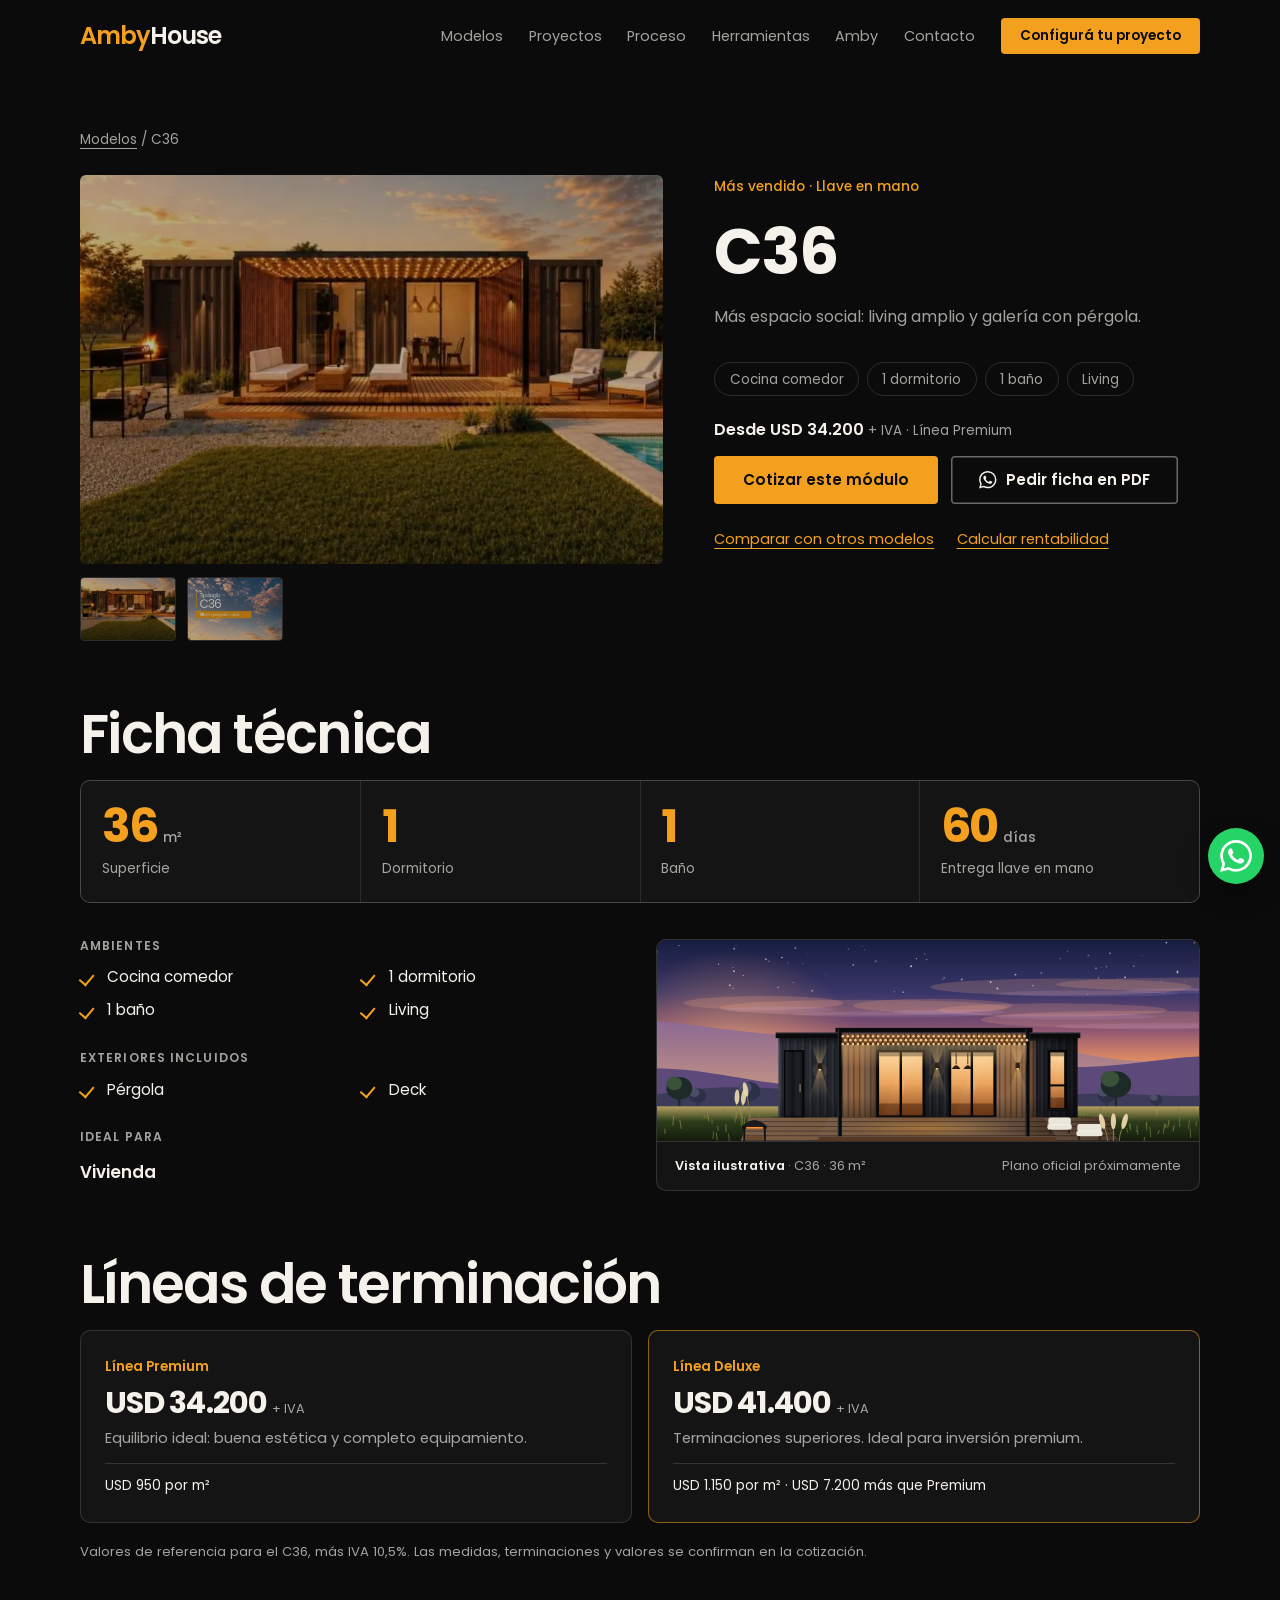
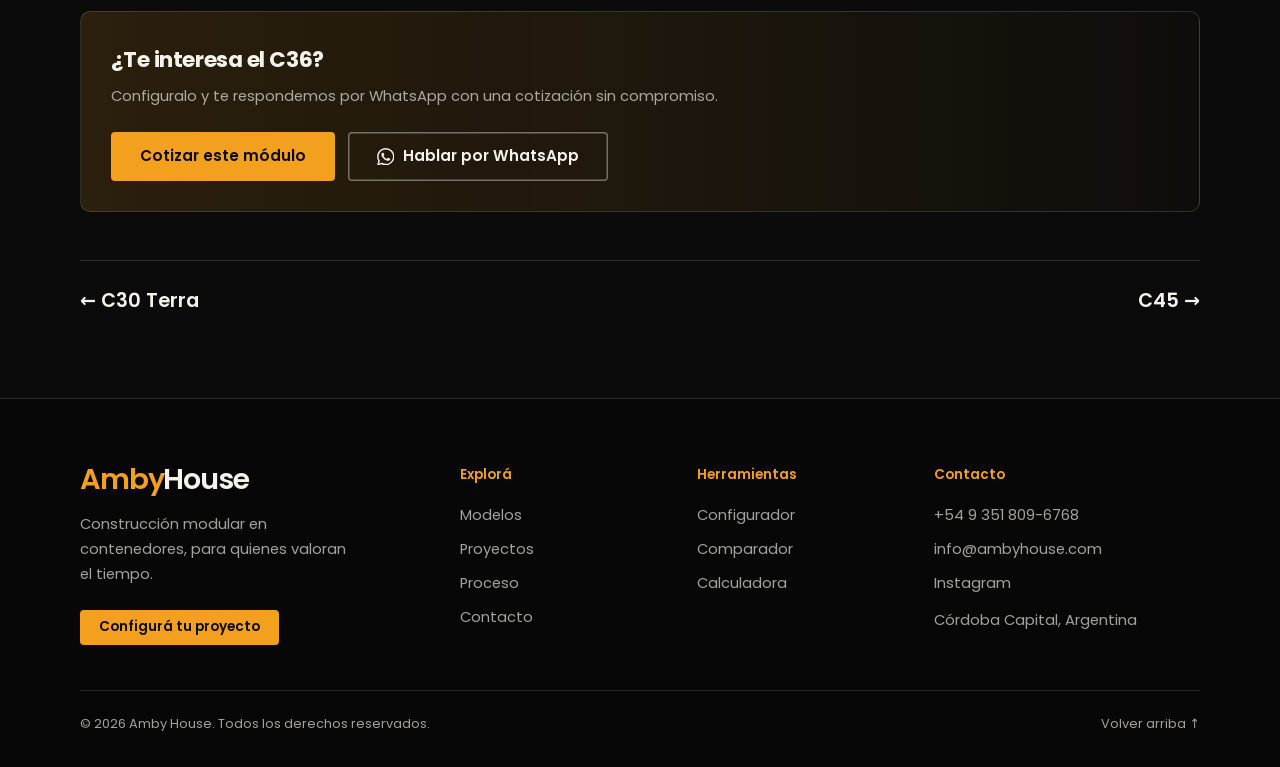
<file: modelo-c36.html>
<!DOCTYPE html>
<html lang="es-AR"><head><meta charset="utf-8"><meta name="viewport" content="width=device-width,initial-scale=1,viewport-fit=cover"><meta name="robots" content="noindex, nofollow">
<title>C36, módulo de 36 m² | Amby House</title><meta name="description" content="Modelo C36 de Amby House: 36 m², ficha técnica, galería y cotización. Fabricado en Córdoba, entrega en 60 días."><meta property="og:type" content="website"><meta property="og:locale" content="es_AR"><meta property="og:site_name" content="Amby House"><meta property="og:title" content="C36, módulo de 36 m² | Amby House"><meta property="og:description" content="Modelo C36 de Amby House: 36 m², ficha técnica, galería y cotización. Fabricado en Córdoba, entrega en 60 días."><meta name="twitter:card" content="summary_large_image"><meta property="og:image" content="og-image.jpg"><meta property="og:image:type" content="image/jpeg"><meta property="og:image:width" content="1200"><meta property="og:image:height" content="630"><meta property="og:image:alt" content="Casa modular Amby House con las sierras de Córdoba al fondo"><meta name="twitter:image" content="og-image.jpg"><meta name="theme-color" content="#0B0B0B">
<link rel="icon" href="favicon.svg" type="image/svg+xml"><link rel="icon" href="favicon.ico" sizes="48x48"><link rel="apple-touch-icon" href="apple-touch-icon.png"><link rel="manifest" href="manifest.webmanifest">
<link rel="preload" href="fonts/poppins-400.woff" as="font" type="font/woff" crossorigin>
<link rel="preload" href="fonts/poppins-600.woff" as="font" type="font/woff" crossorigin>
<link rel="stylesheet" href="css/styles.css">
<noscript><style>.rv{opacity:1!important;transform:none!important}</style></noscript>
</head><body data-p="mod" data-m="c36"><a class="skip" href="#c">Saltar al contenido</a><div id="hd"><!--pr:hd--><header class="top"><div class="wrap"><a class="brand" href="index.html" aria-label="Amby House">Amby<b>House</b></a><button class="burger" aria-expanded="false" aria-controls="menu" aria-label="Abrir menú"><i></i><i></i></button><nav id="menu" aria-label="Principal"><a href="index.html#modelos">Modelos</a><a href="proyectos.html">Proyectos</a><a href="proceso.html">Proceso</a><a href="index.html#herramientas">Herramientas</a><a href="index.html#amby">Amby</a><a href="index.html#contacto">Contacto</a><a class="btn s" href="configurador.html">Configurá tu proyecto</a></nav></div></header><!--/pr:hd--></div>
<main id="c" class="pg"><div class="wrap"><div id="md"><!--pr:md--><p class="crumb"><a href="index.html#modelos">Modelos</a> / C36</p><div class="md"><div><div class="main" id="main"><img id="big" src="img/c36.webp" alt="Modelo C36" width="800" height="640"></div><div class="thumbs"><button type="button" data-i="0" aria-label="Ver imagen 1"><img src="img/c36.webp" alt="" width="200" height="160"></button><button type="button" data-i="1" aria-label="Ver imagen 2"><img src="img/c36-p.webp" alt="" width="200" height="160"></button></div></div><div><p class="eye">Más vendido · Llave en mano</p><h1>C36</h1><p class="lead">Más espacio social: living amplio y galería con pérgola.</p><ul class="pills"><li>Cocina comedor</li><li>1 dormitorio</li><li>1 baño</li><li>Living</li></ul><p class="from">Desde USD 34.200 <small>+ IVA · Línea Premium</small></p><div class="acts"><a class="btn" href="configurador.html?m=c36">Cotizar este módulo</a><a class="btn g" href="https://wa.me/5493518096768?text=Hola%20AmbyHouse%2C%20quiero%20la%20ficha%20t%C3%A9cnica%20del%20modelo%20C36" target="_blank" rel="noopener"><svg class="wi" viewBox="0 0 24 24" fill="currentColor" aria-hidden="true"><path d="M17.472 14.382c-.297-.149-1.758-.867-2.03-.967-.273-.099-.471-.148-.67.15-.197.297-.767.966-.94 1.164-.173.199-.347.223-.644.075-.297-.15-1.255-.463-2.39-1.475-.883-.788-1.48-1.761-1.653-2.059-.173-.297-.018-.458.13-.606.134-.133.298-.347.446-.52.149-.174.198-.298.298-.497.099-.198.05-.371-.025-.52-.075-.149-.669-1.612-.916-2.207-.242-.579-.487-.5-.669-.51-.173-.008-.371-.01-.57-.01-.198 0-.52.074-.792.372-.272.297-1.04 1.016-1.04 2.479 0 1.462 1.065 2.875 1.213 3.074.149.198 2.096 3.2 5.077 4.487.709.306 1.262.489 1.694.625.712.227 1.36.195 1.871.118.571-.085 1.758-.719 2.006-1.413.248-.694.248-1.289.173-1.413-.074-.124-.272-.198-.57-.347m-5.421 7.403h-.004a9.87 9.87 0 01-5.031-1.378l-.361-.214-3.741.982.998-3.648-.235-.374a9.86 9.86 0 01-1.51-5.26c.001-5.45 4.436-9.884 9.888-9.884 2.64 0 5.122 1.03 6.988 2.898a9.825 9.825 0 012.893 6.994c-.003 5.45-4.437 9.884-9.885 9.884m8.413-18.297A11.815 11.815 0 0012.05 0C5.495 0 .16 5.335.157 11.892c0 2.096.547 4.142 1.588 5.945L.057 24l6.305-1.654a11.882 11.882 0 005.683 1.448h.005c6.554 0 11.89-5.335 11.893-11.893a11.821 11.821 0 00-3.48-8.413Z"></path></svg>Pedir ficha en PDF</a></div><p class="tl"><a href="comparar.html?m=c36">Comparar con otros modelos</a><a href="calculadora.html?m=c36">Calcular rentabilidad</a></p></div></div><h2 class="rv">Ficha técnica</h2><div class="fs rv"><div class="st"><b>36<small>m²</small></b><span>Superficie</span></div><div class="st"><b>1</b><span>Dormitorio</span></div><div class="st"><b>1</b><span>Baño</span></div><div class="st"><b>60<small>días</small></b><span>Entrega llave en mano</span></div></div><div class="fx rv"><div class="fd"><h3>Distribución y exteriores</h3><ul class="ck"><li>Cocina comedor</li><li>1 dormitorio</li><li>1 baño</li><li>Living</li><li>Pérgola</li><li>Deck</li></ul><h3>Ideal para</h3><p class="ua">Vivienda</p></div><div class="plano"><svg class="hs" viewBox="10 60 580 215" role="img" aria-label="Esquema del C36"><g transform="translate(0 0)"><defs><pattern id="cbf1" width="8" height="10" patternUnits="userSpaceOnUse"><rect width="8" height="10" fill="#19191b"></rect><rect x="5" width="2" height="10" fill="#26262a"></rect><rect width="1" height="10" fill="#0c0c0d"></rect></pattern><pattern id="cgf1" width="13" height="10" patternUnits="userSpaceOnUse"><rect width="13" height="10" fill="#64696c"></rect><rect x="7" width="4" height="10" fill="#767b7e"></rect><rect width="1.6" height="10" fill="#4a4e51"></rect></pattern><pattern id="cwf1" width="9" height="10" patternUnits="userSpaceOnUse"><rect width="9" height="10" fill="#87593a"></rect><rect x="3" width="1.2" height="10" fill="#976743"></rect><rect width="1.4" height="10" fill="#45301d"></rect></pattern><pattern id="wpf1" width="6" height="10" patternUnits="userSpaceOnUse"><rect width="6" height="10" fill="#8f6039"></rect><rect x="4" width="1.4" height="10" fill="#5a3b22"></rect></pattern><pattern id="dkf1" width="10" height="5" patternUnits="userSpaceOnUse"><rect width="10" height="5" fill="#775434"></rect><rect y="4" width="10" height="1" fill="#3e2a19"></rect></pattern><pattern id="rpf1" width="6" height="10" patternUnits="userSpaceOnUse"><rect width="6" height="10" fill="#121214"></rect><rect x="3" width="2" height="10" fill="#222226"></rect></pattern><linearGradient id="gif1" x1="0" y1="0" x2="0" y2="1"><stop offset="0" stop-color="#e3c088"></stop><stop offset=".5" stop-color="#c99250"></stop><stop offset="1" stop-color="#85531f"></stop></linearGradient><linearGradient id="gkf1" x1="0" y1="0" x2="1" y2="1"><stop offset="0" style="stop-color:var(--gk1,#43304f)"></stop><stop offset="1" style="stop-color:var(--gk2,#140f18)"></stop></linearGradient><linearGradient id="rff1" x1="0" y1="0" x2="1" y2="0"><stop offset="0" stop-color="#8fa3d0" stop-opacity=".14"></stop><stop offset=".45" stop-color="#8fa3d0" stop-opacity=".02"></stop><stop offset="1" stop-color="#05060c" stop-opacity=".42"></stop></linearGradient><linearGradient id="lcf1" x1="0" y1="0" x2="0" y2="1"><stop offset="0" stop-color="#f0c27c" stop-opacity=".38"></stop><stop offset="1" stop-color="#f0c27c" stop-opacity="0"></stop></linearGradient><linearGradient id="upf1" x1="0" y1="1" x2="0" y2="0"><stop offset="0" stop-color="#f0c27c" stop-opacity=".42"></stop><stop offset="1" stop-color="#f0c27c" stop-opacity="0"></stop></linearGradient><radialGradient id="plf1"><stop offset="0" stop-color="#f0a850" stop-opacity=".36"></stop><stop offset="1" stop-color="#f0a850" stop-opacity="0"></stop></radialGradient><radialGradient id="shf1"><stop offset="0" stop-color="#000" stop-opacity=".65"></stop><stop offset="1" stop-color="#000" stop-opacity="0"></stop></radialGradient><linearGradient id="aof1" x1="0" y1="0" x2="0" y2="1"><stop offset="0" stop-color="#000" stop-opacity=".16"></stop><stop offset=".14" stop-color="#000" stop-opacity="0"></stop><stop offset=".72" stop-color="#000" stop-opacity="0"></stop><stop offset="1" stop-color="#000" stop-opacity=".34"></stop></linearGradient><linearGradient id="esf1" x1="0" y1="0" x2="0" y2="1"><stop offset="0" stop-color="#000" stop-opacity=".4"></stop><stop offset="1" stop-color="#000" stop-opacity="0"></stop></linearGradient></defs><ellipse cx="325.6" cy="252" rx="194" ry="7" fill="url(#shf1)"></ellipse><rect x="132" y="249" width="342" height="5" fill="rgba(0,0,0,.35)" opacity=".7"></rect><rect x="140" y="164" width="320" height="86" fill="url(#cbf1)"></rect><rect x="140" y="164" width="320" height="86" fill="url(#rff1)"></rect><rect x="140" y="164" width="320" height="86" fill="url(#aof1)"></rect><rect x="140" y="164" width="320" height="8" fill="url(#esf1)"></rect><rect x="140" y="164" width="1.4" height="86" fill="rgba(165,185,235,.16)"></rect><rect x="137" y="159" width="326" height="6" fill="#0b0b0c"></rect><rect x="137" y="159" width="326" height="1.2" fill="rgba(165,185,235,.2)"></rect><rect x="147" y="179" width="19.5" height="70" fill="#101012" stroke="#050505" stroke-width="2.4"></rect><rect x="147" y="179" width="19.5" height="70" fill="url(#rff1)"></rect><rect x="162.3" y="214" width="1.6" height="9" fill="rgba(205,195,175,.45)"></rect><g class="lm"><rect x="182" y="192" width="4.4" height="7" fill="#0a0a0a"></rect><rect x="182.8" y="198" width="2.8" height="1.8" fill="#e8cf98"></rect></g><g class="lh"><path d="M182.16 200L173.16 228H195.16L186.16 200Z" fill="url(#lcf1)"></path><path d="M182.16 192L175.16 172H193.16L186.16 192Z" fill="url(#upf1)"></path><circle cx="184.16" cy="200" r="8" fill="rgba(255,190,90,.1)"></circle></g><rect x="208.2" y="168" width="36.8" height="82" fill="url(#wpf1)"></rect><rect x="208.2" y="168" width="36.8" height="82" fill="url(#rff1)"></rect><rect x="208.2" y="168" width="36.8" height="82" fill="url(#aof1)"></rect><g class="wb"><rect x="246.2" y="179" width="49.3" height="70" fill="url(#gkf1)" stroke="#070707" stroke-width="3"></rect></g><g class="gl"><rect x="247.7" y="180.5" width="46.3" height="67" fill="url(#gif1)"></rect><rect x="247.7" y="235" width="46.3" height="12.5" fill="rgba(70,32,10,.5)"></rect><path d="M274.8 181H288.6L266 247H252.2Z" fill="rgba(255,255,255,.04)"></path></g><rect x="247.7" y="180.5" width="46.3" height="4" fill="rgba(0,0,0,.38)"></rect><rect x="244.7" y="249" width="52.3" height="2" fill="#0b0b0c"></rect><rect x="244.7" y="249" width="52.3" height="0.7" fill="rgba(255,255,255,.08)"></rect><path d="M270.9 179L270.9 249" fill="none" stroke="#070707" stroke-width="2.6"></path><rect x="273.1" y="211.2" width="1.4" height="9" fill="rgba(205,195,175,.5)"></rect><g class="lm"><rect x="307.4" y="191" width="4.4" height="7" fill="#0a0a0a"></rect><rect x="308.2" y="197" width="2.8" height="1.8" fill="#e8cf98"></rect></g><g class="lh"><path d="M307.6 199L298.6 227H320.6L311.6 199Z" fill="url(#lcf1)"></path><path d="M307.6 191L300.6 171H318.6L311.6 191Z" fill="url(#upf1)"></path><circle cx="309.6" cy="199" r="8" fill="rgba(255,190,90,.1)"></circle></g><g class="wb"><rect x="323.4" y="179" width="48" height="70" fill="url(#gkf1)" stroke="#070707" stroke-width="3"></rect></g><g class="gl"><rect x="324.9" y="180.5" width="45" height="67" fill="url(#gif1)"></rect><rect x="324.9" y="235" width="45" height="12.5" fill="rgba(70,32,10,.5)"></rect><path d="M330.1 180.5L330.1 193" fill="none" stroke="#2a180b" stroke-width="1"></path><path d="M325.6 198Q330.1 190 334.6 198Z" fill="#2b190c"></path><path d="M342.6 180.5L342.6 193" fill="none" stroke="#2a180b" stroke-width="1"></path><path d="M338.1 198Q342.6 190 347.1 198Z" fill="#2b190c"></path><path d="M351.2 181H364.6L342.6 247H329.1Z" fill="rgba(255,255,255,.04)"></path></g><rect x="324.9" y="180.5" width="45" height="4" fill="rgba(0,0,0,.38)"></rect><rect x="321.9" y="249" width="51" height="2" fill="#0b0b0c"></rect><rect x="321.9" y="249" width="51" height="0.7" fill="rgba(255,255,255,.08)"></rect><path d="M346.9 179L346.9 249" fill="none" stroke="#070707" stroke-width="2.6"></path><rect x="349.1" y="211.2" width="1.4" height="9" fill="rgba(205,195,175,.5)"></rect><rect x="373.6" y="168" width="41.6" height="82" fill="url(#wpf1)"></rect><rect x="373.6" y="168" width="41.6" height="82" fill="url(#rff1)"></rect><rect x="373.6" y="168" width="41.6" height="82" fill="url(#aof1)"></rect><g class="lm"><rect x="393.8" y="191" width="4.4" height="7" fill="#0a0a0a"></rect><rect x="394.6" y="197" width="2.8" height="1.8" fill="#e8cf98"></rect></g><g class="lh"><path d="M394 199L385 227H407L398 199Z" fill="url(#lcf1)"></path><path d="M394 191L387 171H405L398 191Z" fill="url(#upf1)"></path><circle cx="396" cy="199" r="8" fill="rgba(255,190,90,.1)"></circle></g><g class="wb"><rect x="429.6" y="179" width="17.6" height="62" fill="url(#gkf1)" stroke="#070707" stroke-width="3"></rect></g><g class="gl"><rect x="431.1" y="180.5" width="14.6" height="59" fill="url(#gif1)"></rect><rect x="431.1" y="228.6" width="14.6" height="10.9" fill="rgba(70,32,10,.5)"></rect><path d="M439.8 181H444.7L436.6 239H431.7Z" fill="rgba(255,255,255,.04)"></path></g><rect x="431.1" y="180.5" width="14.6" height="4" fill="rgba(0,0,0,.38)"></rect><rect x="428.1" y="241" width="20.6" height="2" fill="#0b0b0c"></rect><rect x="428.1" y="241" width="20.6" height="0.7" fill="rgba(255,255,255,.08)"></rect><path d="M429.6 215.6L447.2 215.6" fill="none" stroke="#070707" stroke-width="2.2"></path><ellipse cx="300" cy="286" rx="228" ry="8" fill="url(#shf1)"></ellipse><path d="M108 250H492L506 280H98Z" fill="url(#dkf1)"></path><path d="M108 250H492L506 280H98Z" fill="url(#rff1)"></path><rect x="98" y="280" width="408" height="5" fill="#573822"></rect><rect x="98" y="280" width="408" height="1" fill="rgba(165,185,235,.16)"></rect><rect x="101" y="285" width="402" height="3" fill="rgba(0,0,0,.45)"></rect><ellipse cx="308.2" cy="276" rx="151" ry="8" fill="url(#shf1)"></ellipse><path d="M193.1 250H423.2L437.2 270H183.1Z" fill="url(#dkf1)"></path><path d="M193.1 250H423.2L437.2 270H183.1Z" fill="url(#rff1)"></path><rect x="183.1" y="270" width="254.1" height="5" fill="#573822"></rect><rect x="183.1" y="270" width="254.1" height="1" fill="rgba(165,185,235,.16)"></rect><rect x="186.1" y="275" width="248.1" height="3" fill="rgba(0,0,0,.45)"></rect><g class="lh"><ellipse cx="300" cy="261" rx="96" ry="10" fill="url(#plf1)"></ellipse></g><rect x="204" y="160" width="204.8" height="12" fill="#7a4a28"></rect><rect x="204" y="160" width="204.8" height="1.2" fill="rgba(165,185,235,.2)"></rect><path d="M209 160L209 172" fill="none" stroke="rgba(40,18,6,.6)" stroke-width="1"></path><path d="M215 160L215 172" fill="none" stroke="rgba(40,18,6,.6)" stroke-width="1"></path><path d="M221 160L221 172" fill="none" stroke="rgba(40,18,6,.6)" stroke-width="1"></path><path d="M227 160L227 172" fill="none" stroke="rgba(40,18,6,.6)" stroke-width="1"></path><path d="M233 160L233 172" fill="none" stroke="rgba(40,18,6,.6)" stroke-width="1"></path><path d="M239 160L239 172" fill="none" stroke="rgba(40,18,6,.6)" stroke-width="1"></path><path d="M245 160L245 172" fill="none" stroke="rgba(40,18,6,.6)" stroke-width="1"></path><path d="M251 160L251 172" fill="none" stroke="rgba(40,18,6,.6)" stroke-width="1"></path><path d="M257 160L257 172" fill="none" stroke="rgba(40,18,6,.6)" stroke-width="1"></path><path d="M263 160L263 172" fill="none" stroke="rgba(40,18,6,.6)" stroke-width="1"></path><path d="M269 160L269 172" fill="none" stroke="rgba(40,18,6,.6)" stroke-width="1"></path><path d="M275 160L275 172" fill="none" stroke="rgba(40,18,6,.6)" stroke-width="1"></path><path d="M281 160L281 172" fill="none" stroke="rgba(40,18,6,.6)" stroke-width="1"></path><path d="M287 160L287 172" fill="none" stroke="rgba(40,18,6,.6)" stroke-width="1"></path><path d="M293 160L293 172" fill="none" stroke="rgba(40,18,6,.6)" stroke-width="1"></path><path d="M299 160L299 172" fill="none" stroke="rgba(40,18,6,.6)" stroke-width="1"></path><path d="M305 160L305 172" fill="none" stroke="rgba(40,18,6,.6)" stroke-width="1"></path><path d="M311 160L311 172" fill="none" stroke="rgba(40,18,6,.6)" stroke-width="1"></path><path d="M317 160L317 172" fill="none" stroke="rgba(40,18,6,.6)" stroke-width="1"></path><path d="M323 160L323 172" fill="none" stroke="rgba(40,18,6,.6)" stroke-width="1"></path><path d="M329 160L329 172" fill="none" stroke="rgba(40,18,6,.6)" stroke-width="1"></path><path d="M335 160L335 172" fill="none" stroke="rgba(40,18,6,.6)" stroke-width="1"></path><path d="M341 160L341 172" fill="none" stroke="rgba(40,18,6,.6)" stroke-width="1"></path><path d="M347 160L347 172" fill="none" stroke="rgba(40,18,6,.6)" stroke-width="1"></path><path d="M353 160L353 172" fill="none" stroke="rgba(40,18,6,.6)" stroke-width="1"></path><path d="M359 160L359 172" fill="none" stroke="rgba(40,18,6,.6)" stroke-width="1"></path><path d="M365 160L365 172" fill="none" stroke="rgba(40,18,6,.6)" stroke-width="1"></path><path d="M371 160L371 172" fill="none" stroke="rgba(40,18,6,.6)" stroke-width="1"></path><path d="M377 160L377 172" fill="none" stroke="rgba(40,18,6,.6)" stroke-width="1"></path><path d="M383 160L383 172" fill="none" stroke="rgba(40,18,6,.6)" stroke-width="1"></path><path d="M389 160L389 172" fill="none" stroke="rgba(40,18,6,.6)" stroke-width="1"></path><path d="M395 160L395 172" fill="none" stroke="rgba(40,18,6,.6)" stroke-width="1"></path><path d="M401 160L401 172" fill="none" stroke="rgba(40,18,6,.6)" stroke-width="1"></path><path d="M407 160L407 172" fill="none" stroke="rgba(40,18,6,.6)" stroke-width="1"></path><rect x="204" y="170.6" width="204.8" height="1.6" fill="rgba(0,0,0,.4)"></rect><rect x="201" y="154" width="210.8" height="5" fill="#0a0a0a"></rect><rect x="203.5" y="155" width="4.3" height="115" fill="#0a0a0a"></rect><rect x="203.5" y="155" width="1" height="115" fill="rgba(165,185,235,.22)"></rect><rect x="404.4" y="155" width="4.3" height="115" fill="#0a0a0a"></rect><rect x="404.4" y="155" width="1" height="115" fill="rgba(165,185,235,.22)"></rect><g class="lm"><circle cx="208.8" cy="163" r="1.4" fill="#e8c98c"></circle><circle cx="214.2" cy="163" r="1.4" fill="#e8c98c"></circle><circle cx="219.6" cy="163" r="1.4" fill="#e8c98c"></circle><circle cx="225" cy="163" r="1.4" fill="#e8c98c"></circle><circle cx="230.4" cy="163" r="1.4" fill="#e8c98c"></circle><circle cx="235.8" cy="163" r="1.4" fill="#e8c98c"></circle><circle cx="241.2" cy="163" r="1.4" fill="#e8c98c"></circle><circle cx="246.6" cy="163" r="1.4" fill="#e8c98c"></circle><circle cx="252" cy="163" r="1.4" fill="#e8c98c"></circle><circle cx="257.4" cy="163" r="1.4" fill="#e8c98c"></circle><circle cx="262.8" cy="163" r="1.4" fill="#e8c98c"></circle><circle cx="268.2" cy="163" r="1.4" fill="#e8c98c"></circle><circle cx="273.6" cy="163" r="1.4" fill="#e8c98c"></circle><circle cx="279" cy="163" r="1.4" fill="#e8c98c"></circle><circle cx="284.4" cy="163" r="1.4" fill="#e8c98c"></circle><circle cx="289.8" cy="163" r="1.4" fill="#e8c98c"></circle><circle cx="295.2" cy="163" r="1.4" fill="#e8c98c"></circle><circle cx="300.6" cy="163" r="1.4" fill="#e8c98c"></circle><circle cx="306" cy="163" r="1.4" fill="#e8c98c"></circle><circle cx="311.4" cy="163" r="1.4" fill="#e8c98c"></circle><circle cx="316.8" cy="163" r="1.4" fill="#e8c98c"></circle><circle cx="322.2" cy="163" r="1.4" fill="#e8c98c"></circle><circle cx="327.6" cy="163" r="1.4" fill="#e8c98c"></circle><circle cx="333" cy="163" r="1.4" fill="#e8c98c"></circle><circle cx="338.4" cy="163" r="1.4" fill="#e8c98c"></circle><circle cx="343.8" cy="163" r="1.4" fill="#e8c98c"></circle><circle cx="349.2" cy="163" r="1.4" fill="#e8c98c"></circle><circle cx="354.6" cy="163" r="1.4" fill="#e8c98c"></circle><circle cx="360" cy="163" r="1.4" fill="#e8c98c"></circle><circle cx="365.4" cy="163" r="1.4" fill="#e8c98c"></circle><circle cx="370.8" cy="163" r="1.4" fill="#e8c98c"></circle><circle cx="376.2" cy="163" r="1.4" fill="#e8c98c"></circle><circle cx="381.6" cy="163" r="1.4" fill="#e8c98c"></circle><circle cx="387" cy="163" r="1.4" fill="#e8c98c"></circle><circle cx="392.4" cy="163" r="1.4" fill="#e8c98c"></circle><circle cx="397.8" cy="163" r="1.4" fill="#e8c98c"></circle><circle cx="403.2" cy="163" r="1.4" fill="#e8c98c"></circle><circle cx="211.5" cy="167.2" r="1.4" fill="#e8c98c"></circle><circle cx="216.9" cy="167.2" r="1.4" fill="#e8c98c"></circle><circle cx="222.3" cy="167.2" r="1.4" fill="#e8c98c"></circle><circle cx="227.7" cy="167.2" r="1.4" fill="#e8c98c"></circle><circle cx="233.1" cy="167.2" r="1.4" fill="#e8c98c"></circle><circle cx="238.5" cy="167.2" r="1.4" fill="#e8c98c"></circle><circle cx="243.9" cy="167.2" r="1.4" fill="#e8c98c"></circle><circle cx="249.3" cy="167.2" r="1.4" fill="#e8c98c"></circle><circle cx="254.7" cy="167.2" r="1.4" fill="#e8c98c"></circle><circle cx="260.1" cy="167.2" r="1.4" fill="#e8c98c"></circle><circle cx="265.5" cy="167.2" r="1.4" fill="#e8c98c"></circle><circle cx="270.9" cy="167.2" r="1.4" fill="#e8c98c"></circle><circle cx="276.3" cy="167.2" r="1.4" fill="#e8c98c"></circle><circle cx="281.7" cy="167.2" r="1.4" fill="#e8c98c"></circle><circle cx="287.1" cy="167.2" r="1.4" fill="#e8c98c"></circle><circle cx="292.5" cy="167.2" r="1.4" fill="#e8c98c"></circle><circle cx="297.9" cy="167.2" r="1.4" fill="#e8c98c"></circle><circle cx="303.3" cy="167.2" r="1.4" fill="#e8c98c"></circle><circle cx="308.7" cy="167.2" r="1.4" fill="#e8c98c"></circle><circle cx="314.1" cy="167.2" r="1.4" fill="#e8c98c"></circle><circle cx="319.5" cy="167.2" r="1.4" fill="#e8c98c"></circle><circle cx="324.9" cy="167.2" r="1.4" fill="#e8c98c"></circle><circle cx="330.3" cy="167.2" r="1.4" fill="#e8c98c"></circle><circle cx="335.7" cy="167.2" r="1.4" fill="#e8c98c"></circle><circle cx="341.1" cy="167.2" r="1.4" fill="#e8c98c"></circle><circle cx="346.5" cy="167.2" r="1.4" fill="#e8c98c"></circle><circle cx="351.9" cy="167.2" r="1.4" fill="#e8c98c"></circle><circle cx="357.3" cy="167.2" r="1.4" fill="#e8c98c"></circle><circle cx="362.7" cy="167.2" r="1.4" fill="#e8c98c"></circle><circle cx="368.1" cy="167.2" r="1.4" fill="#e8c98c"></circle><circle cx="373.5" cy="167.2" r="1.4" fill="#e8c98c"></circle><circle cx="378.9" cy="167.2" r="1.4" fill="#e8c98c"></circle><circle cx="384.3" cy="167.2" r="1.4" fill="#e8c98c"></circle><circle cx="389.7" cy="167.2" r="1.4" fill="#e8c98c"></circle><circle cx="395.1" cy="167.2" r="1.4" fill="#e8c98c"></circle><circle cx="400.5" cy="167.2" r="1.4" fill="#e8c98c"></circle><circle cx="405.9" cy="167.2" r="1.4" fill="#e8c98c"></circle><circle cx="208.8" cy="171.4" r="1.4" fill="#e8c98c"></circle><circle cx="214.2" cy="171.4" r="1.4" fill="#e8c98c"></circle><circle cx="219.6" cy="171.4" r="1.4" fill="#e8c98c"></circle><circle cx="225" cy="171.4" r="1.4" fill="#e8c98c"></circle><circle cx="230.4" cy="171.4" r="1.4" fill="#e8c98c"></circle><circle cx="235.8" cy="171.4" r="1.4" fill="#e8c98c"></circle><circle cx="241.2" cy="171.4" r="1.4" fill="#e8c98c"></circle><circle cx="246.6" cy="171.4" r="1.4" fill="#e8c98c"></circle><circle cx="252" cy="171.4" r="1.4" fill="#e8c98c"></circle><circle cx="257.4" cy="171.4" r="1.4" fill="#e8c98c"></circle><circle cx="262.8" cy="171.4" r="1.4" fill="#e8c98c"></circle><circle cx="268.2" cy="171.4" r="1.4" fill="#e8c98c"></circle><circle cx="273.6" cy="171.4" r="1.4" fill="#e8c98c"></circle><circle cx="279" cy="171.4" r="1.4" fill="#e8c98c"></circle><circle cx="284.4" cy="171.4" r="1.4" fill="#e8c98c"></circle><circle cx="289.8" cy="171.4" r="1.4" fill="#e8c98c"></circle><circle cx="295.2" cy="171.4" r="1.4" fill="#e8c98c"></circle><circle cx="300.6" cy="171.4" r="1.4" fill="#e8c98c"></circle><circle cx="306" cy="171.4" r="1.4" fill="#e8c98c"></circle><circle cx="311.4" cy="171.4" r="1.4" fill="#e8c98c"></circle><circle cx="316.8" cy="171.4" r="1.4" fill="#e8c98c"></circle><circle cx="322.2" cy="171.4" r="1.4" fill="#e8c98c"></circle><circle cx="327.6" cy="171.4" r="1.4" fill="#e8c98c"></circle><circle cx="333" cy="171.4" r="1.4" fill="#e8c98c"></circle><circle cx="338.4" cy="171.4" r="1.4" fill="#e8c98c"></circle><circle cx="343.8" cy="171.4" r="1.4" fill="#e8c98c"></circle><circle cx="349.2" cy="171.4" r="1.4" fill="#e8c98c"></circle><circle cx="354.6" cy="171.4" r="1.4" fill="#e8c98c"></circle><circle cx="360" cy="171.4" r="1.4" fill="#e8c98c"></circle><circle cx="365.4" cy="171.4" r="1.4" fill="#e8c98c"></circle><circle cx="370.8" cy="171.4" r="1.4" fill="#e8c98c"></circle><circle cx="376.2" cy="171.4" r="1.4" fill="#e8c98c"></circle><circle cx="381.6" cy="171.4" r="1.4" fill="#e8c98c"></circle><circle cx="387" cy="171.4" r="1.4" fill="#e8c98c"></circle><circle cx="392.4" cy="171.4" r="1.4" fill="#e8c98c"></circle><circle cx="397.8" cy="171.4" r="1.4" fill="#e8c98c"></circle><circle cx="403.2" cy="171.4" r="1.4" fill="#e8c98c"></circle></g><g class="lh"><rect x="207.2" y="172" width="198.4" height="26" fill="url(#lcf1)"></rect></g></g></svg><small>Esquema de referencia · plano oficial próximamente</small></div></div><h2 class="rv">Líneas de terminación</h2><div class="lns rv"><div class="lc"><span>Línea Premium</span><strong>USD 34.200 <small>+ IVA</small></strong><p>Equilibrio ideal: buena estética y completo equipamiento.</p></div><div class="lc dx"><span>Línea Deluxe</span><strong>USD 41.400 <small>+ IVA</small></strong><p>Terminaciones superiores. Ideal para inversión premium.</p></div></div><p class="note rv">Valores de referencia para el C36, más IVA 10,5%. Las medidas, terminaciones y valores se confirman en la cotización.</p><div class="cta2 rv"><div><strong>¿Te interesa el C36?</strong><span>Configuralo y te respondemos por WhatsApp con una cotización sin compromiso.</span></div><div class="acts"><a class="btn" href="configurador.html?m=c36">Cotizar este módulo</a><a class="btn g" href="https://wa.me/5493518096768?text=Hola%20AmbyHouse%2C%20quiero%20consultar%20por%20el%20modelo%20C36" target="_blank" rel="noopener"><svg class="wi" viewBox="0 0 24 24" fill="currentColor" aria-hidden="true"><path d="M17.472 14.382c-.297-.149-1.758-.867-2.03-.967-.273-.099-.471-.148-.67.15-.197.297-.767.966-.94 1.164-.173.199-.347.223-.644.075-.297-.15-1.255-.463-2.39-1.475-.883-.788-1.48-1.761-1.653-2.059-.173-.297-.018-.458.13-.606.134-.133.298-.347.446-.52.149-.174.198-.298.298-.497.099-.198.05-.371-.025-.52-.075-.149-.669-1.612-.916-2.207-.242-.579-.487-.5-.669-.51-.173-.008-.371-.01-.57-.01-.198 0-.52.074-.792.372-.272.297-1.04 1.016-1.04 2.479 0 1.462 1.065 2.875 1.213 3.074.149.198 2.096 3.2 5.077 4.487.709.306 1.262.489 1.694.625.712.227 1.36.195 1.871.118.571-.085 1.758-.719 2.006-1.413.248-.694.248-1.289.173-1.413-.074-.124-.272-.198-.57-.347m-5.421 7.403h-.004a9.87 9.87 0 01-5.031-1.378l-.361-.214-3.741.982.998-3.648-.235-.374a9.86 9.86 0 01-1.51-5.26c.001-5.45 4.436-9.884 9.888-9.884 2.64 0 5.122 1.03 6.988 2.898a9.825 9.825 0 012.893 6.994c-.003 5.45-4.437 9.884-9.885 9.884m8.413-18.297A11.815 11.815 0 0012.05 0C5.495 0 .16 5.335.157 11.892c0 2.096.547 4.142 1.588 5.945L.057 24l6.305-1.654a11.882 11.882 0 005.683 1.448h.005c6.554 0 11.89-5.335 11.893-11.893a11.821 11.821 0 00-3.48-8.413Z"></path></svg>Hablar por WhatsApp</a></div></div><div class="pn rv"><a href="modelo-c30t.html">← C30 Terra</a><a href="modelo-c45.html">C45 →</a></div><!--/pr:md--></div><dialog id="lb" class="lb" aria-label="Vista ampliada"></dialog></div></main><div id="ft"><!--pr:ft--><footer><div class="wrap ftg"><div class="fb"><a class="brand" href="index.html">Amby<b>House</b></a><p>Construcción modular en contenedores, para quienes valoran el tiempo.</p><a class="btn s" data-ev="footer-configurar" href="configurador.html">Configurá tu proyecto</a></div><div class="fc"><span>Explorá</span><a href="index.html#modelos">Modelos</a><a href="proyectos.html">Proyectos</a><a href="proceso.html">Proceso</a><a href="index.html#contacto">Contacto</a></div><div class="fc"><span>Herramientas</span><a href="configurador.html">Configurador</a><a href="comparar.html">Comparador</a><a href="calculadora.html">Calculadora</a></div><div class="fc ct"><span>Contacto</span><a href="tel:+5493518096768">+54 9 351 809-6768</a><a href="mailto:info@ambyhouse.com">info@ambyhouse.com</a><a href="https://www.instagram.com/ambyhouse.arg" target="_blank" rel="noopener">Instagram</a><p>Córdoba Capital, Argentina</p></div><div class="f-bot"><p>© 2026 Amby House. Todos los derechos reservados.</p><a href="#">Volver arriba ↑</a></div></div></footer><a class="wa" data-ev="whatsapp" href="https://wa.me/5493518096768?text=Hola%20AmbyHouse%2C%20quiero%20consultar%20por%20un%20modelo" target="_blank" rel="noopener" aria-label="Escribinos por WhatsApp"><svg viewBox="0 0 24 24" fill="currentColor" aria-hidden="true"><path d="M17.472 14.382c-.297-.149-1.758-.867-2.03-.967-.273-.099-.471-.148-.67.15-.197.297-.767.966-.94 1.164-.173.199-.347.223-.644.075-.297-.15-1.255-.463-2.39-1.475-.883-.788-1.48-1.761-1.653-2.059-.173-.297-.018-.458.13-.606.134-.133.298-.347.446-.52.149-.174.198-.298.298-.497.099-.198.05-.371-.025-.52-.075-.149-.669-1.612-.916-2.207-.242-.579-.487-.5-.669-.51-.173-.008-.371-.01-.57-.01-.198 0-.52.074-.792.372-.272.297-1.04 1.016-1.04 2.479 0 1.462 1.065 2.875 1.213 3.074.149.198 2.096 3.2 5.077 4.487.709.306 1.262.489 1.694.625.712.227 1.36.195 1.871.118.571-.085 1.758-.719 2.006-1.413.248-.694.248-1.289.173-1.413-.074-.124-.272-.198-.57-.347m-5.421 7.403h-.004a9.87 9.87 0 01-5.031-1.378l-.361-.214-3.741.982.998-3.648-.235-.374a9.86 9.86 0 01-1.51-5.26c.001-5.45 4.436-9.884 9.888-9.884 2.64 0 5.122 1.03 6.988 2.898a9.825 9.825 0 012.893 6.994c-.003 5.45-4.437 9.884-9.885 9.884m8.413-18.297A11.815 11.815 0 0012.05 0C5.495 0 .16 5.335.157 11.892c0 2.096.547 4.142 1.588 5.945L.057 24l6.305-1.654a11.882 11.882 0 005.683 1.448h.005c6.554 0 11.89-5.335 11.893-11.893a11.821 11.821 0 00-3.48-8.413Z"></path></svg></a><!--/pr:ft--></div>
<script src="js/data.js" defer></script><script src="js/main.js" defer></script></body></html>
</file>
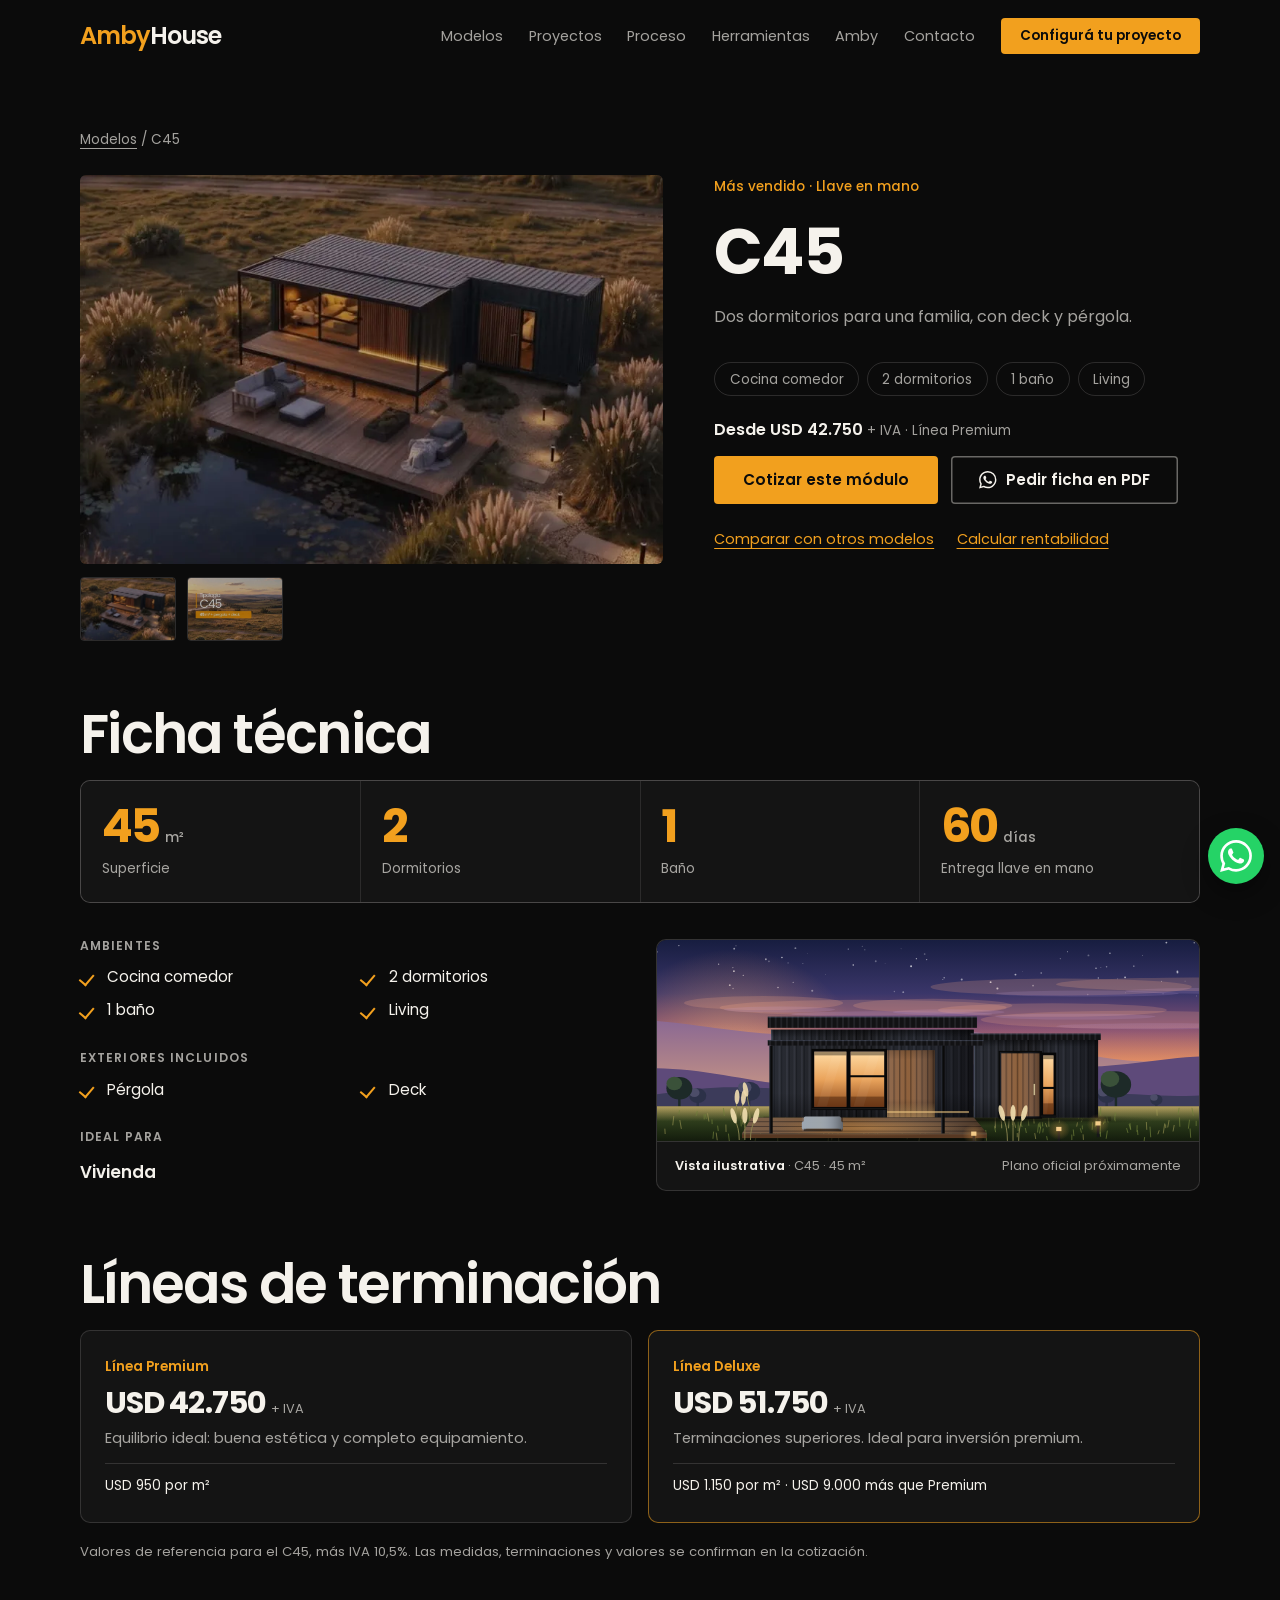
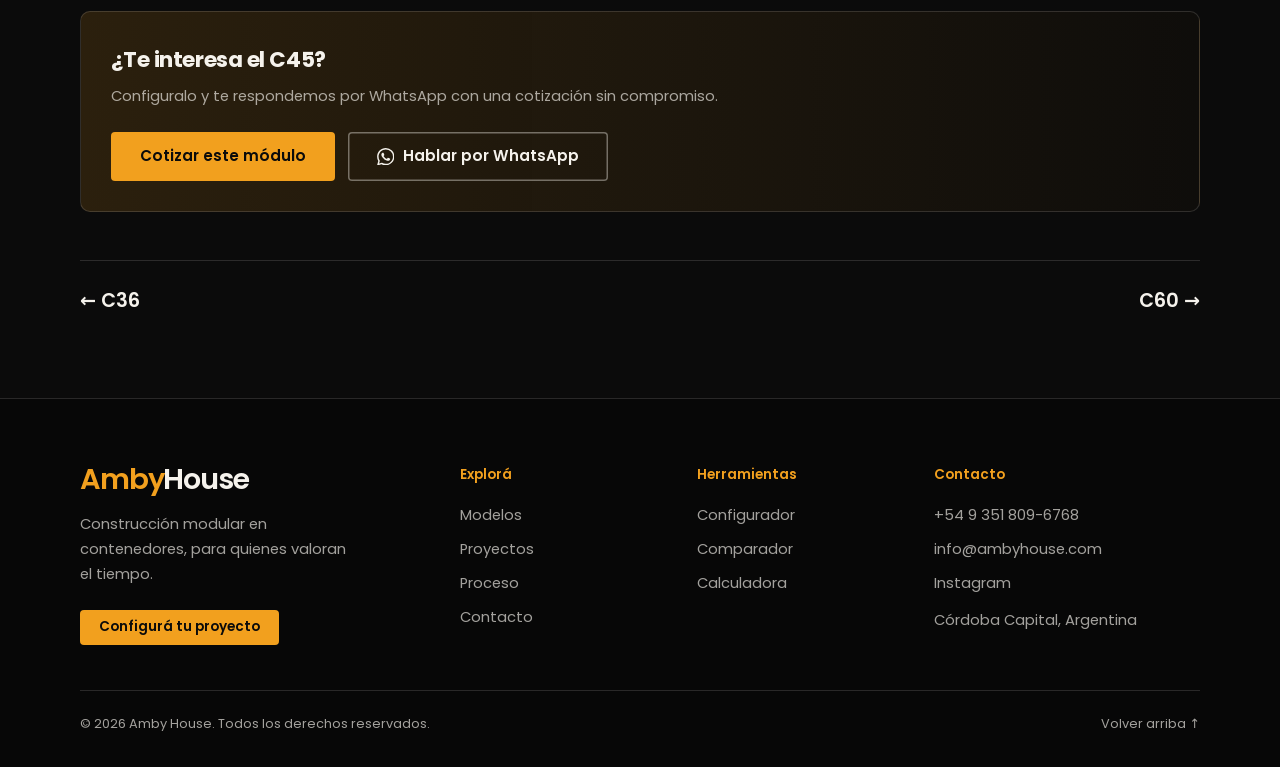
<file: modelo-c45.html>
<!DOCTYPE html>
<html lang="es-AR"><head><meta charset="utf-8"><meta name="viewport" content="width=device-width,initial-scale=1,viewport-fit=cover"><meta name="robots" content="noindex, nofollow">
<title>C45, módulo de 45 m² | Amby House</title><meta name="description" content="Modelo C45 de Amby House: 45 m², ficha técnica, galería y cotización. Fabricado en Córdoba, entrega en 60 días."><meta property="og:type" content="website"><meta property="og:locale" content="es_AR"><meta property="og:site_name" content="Amby House"><meta property="og:title" content="C45, módulo de 45 m² | Amby House"><meta property="og:description" content="Modelo C45 de Amby House: 45 m², ficha técnica, galería y cotización. Fabricado en Córdoba, entrega en 60 días."><meta name="twitter:card" content="summary_large_image"><meta property="og:image" content="og-image.jpg"><meta property="og:image:type" content="image/jpeg"><meta property="og:image:width" content="1200"><meta property="og:image:height" content="630"><meta property="og:image:alt" content="Casa modular Amby House con las sierras de Córdoba al fondo"><meta name="twitter:image" content="og-image.jpg"><meta name="theme-color" content="#0B0B0B">
<link rel="icon" href="favicon.svg" type="image/svg+xml"><link rel="icon" href="favicon.ico" sizes="48x48"><link rel="apple-touch-icon" href="apple-touch-icon.png"><link rel="manifest" href="manifest.webmanifest">
<link rel="preload" href="fonts/poppins-400.woff" as="font" type="font/woff" crossorigin>
<link rel="preload" href="fonts/poppins-600.woff" as="font" type="font/woff" crossorigin>
<link rel="stylesheet" href="css/styles.css">
<noscript><style>.rv{opacity:1!important;transform:none!important}</style></noscript>
</head><body data-p="mod" data-m="c45"><a class="skip" href="#c">Saltar al contenido</a><div id="hd"><!--pr:hd--><header class="top"><div class="wrap"><a class="brand" href="index.html" aria-label="Amby House">Amby<b>House</b></a><button class="burger" aria-expanded="false" aria-controls="menu" aria-label="Abrir menú"><i></i><i></i></button><nav id="menu" aria-label="Principal"><a href="index.html#modelos">Modelos</a><a href="proyectos.html">Proyectos</a><a href="proceso.html">Proceso</a><a href="index.html#herramientas">Herramientas</a><a href="index.html#amby">Amby</a><a href="index.html#contacto">Contacto</a><a class="btn s" href="configurador.html">Configurá tu proyecto</a></nav></div></header><!--/pr:hd--></div>
<main id="c" class="pg"><div class="wrap"><div id="md"><!--pr:md--><p class="crumb"><a href="index.html#modelos">Modelos</a> / C45</p><div class="md"><div><div class="main" id="main"><img id="big" src="img/c45.webp" alt="Modelo C45" width="800" height="640"></div><div class="thumbs"><button type="button" data-i="0" aria-label="Ver imagen 1"><img src="img/c45.webp" alt="" width="200" height="160"></button><button type="button" data-i="1" aria-label="Ver imagen 2"><img src="img/c45-p.webp" alt="" width="200" height="160"></button></div></div><div><p class="eye">Más vendido · Llave en mano</p><h1>C45</h1><p class="lead">Dos dormitorios para una familia, con deck y pérgola.</p><ul class="pills"><li>Cocina comedor</li><li>2 dormitorios</li><li>1 baño</li><li>Living</li></ul><p class="from">Desde USD 42.750 <small>+ IVA · Línea Premium</small></p><div class="acts"><a class="btn" href="configurador.html?m=c45">Cotizar este módulo</a><a class="btn g" href="https://wa.me/5493518096768?text=Hola%20AmbyHouse%2C%20quiero%20la%20ficha%20t%C3%A9cnica%20del%20modelo%20C45" target="_blank" rel="noopener"><svg class="wi" viewBox="0 0 24 24" fill="currentColor" aria-hidden="true"><path d="M17.472 14.382c-.297-.149-1.758-.867-2.03-.967-.273-.099-.471-.148-.67.15-.197.297-.767.966-.94 1.164-.173.199-.347.223-.644.075-.297-.15-1.255-.463-2.39-1.475-.883-.788-1.48-1.761-1.653-2.059-.173-.297-.018-.458.13-.606.134-.133.298-.347.446-.52.149-.174.198-.298.298-.497.099-.198.05-.371-.025-.52-.075-.149-.669-1.612-.916-2.207-.242-.579-.487-.5-.669-.51-.173-.008-.371-.01-.57-.01-.198 0-.52.074-.792.372-.272.297-1.04 1.016-1.04 2.479 0 1.462 1.065 2.875 1.213 3.074.149.198 2.096 3.2 5.077 4.487.709.306 1.262.489 1.694.625.712.227 1.36.195 1.871.118.571-.085 1.758-.719 2.006-1.413.248-.694.248-1.289.173-1.413-.074-.124-.272-.198-.57-.347m-5.421 7.403h-.004a9.87 9.87 0 01-5.031-1.378l-.361-.214-3.741.982.998-3.648-.235-.374a9.86 9.86 0 01-1.51-5.26c.001-5.45 4.436-9.884 9.888-9.884 2.64 0 5.122 1.03 6.988 2.898a9.825 9.825 0 012.893 6.994c-.003 5.45-4.437 9.884-9.885 9.884m8.413-18.297A11.815 11.815 0 0012.05 0C5.495 0 .16 5.335.157 11.892c0 2.096.547 4.142 1.588 5.945L.057 24l6.305-1.654a11.882 11.882 0 005.683 1.448h.005c6.554 0 11.89-5.335 11.893-11.893a11.821 11.821 0 00-3.48-8.413Z"></path></svg>Pedir ficha en PDF</a></div><p class="tl"><a href="comparar.html?m=c45">Comparar con otros modelos</a><a href="calculadora.html?m=c45">Calcular rentabilidad</a></p></div></div><h2 class="rv">Ficha técnica</h2><div class="fs rv"><div class="st"><b>45<small>m²</small></b><span>Superficie</span></div><div class="st"><b>2</b><span>Dormitorios</span></div><div class="st"><b>1</b><span>Baño</span></div><div class="st"><b>60<small>días</small></b><span>Entrega llave en mano</span></div></div><div class="fx rv"><div class="fd"><h3>Distribución y exteriores</h3><ul class="ck"><li>Cocina comedor</li><li>2 dormitorios</li><li>1 baño</li><li>Living</li><li>Pérgola</li><li>Deck</li></ul><h3>Ideal para</h3><p class="ua">Vivienda</p></div><div class="plano"><svg class="hs" viewBox="10 60 580 215" role="img" aria-label="Esquema del C45"><g transform="translate(7 0)"><defs><pattern id="cbf1" width="8" height="10" patternUnits="userSpaceOnUse"><rect width="8" height="10" fill="#19191b"></rect><rect x="5" width="2" height="10" fill="#26262a"></rect><rect width="1" height="10" fill="#0c0c0d"></rect></pattern><pattern id="cgf1" width="13" height="10" patternUnits="userSpaceOnUse"><rect width="13" height="10" fill="#64696c"></rect><rect x="7" width="4" height="10" fill="#767b7e"></rect><rect width="1.6" height="10" fill="#4a4e51"></rect></pattern><pattern id="cwf1" width="9" height="10" patternUnits="userSpaceOnUse"><rect width="9" height="10" fill="#87593a"></rect><rect x="3" width="1.2" height="10" fill="#976743"></rect><rect width="1.4" height="10" fill="#45301d"></rect></pattern><pattern id="wpf1" width="6" height="10" patternUnits="userSpaceOnUse"><rect width="6" height="10" fill="#8f6039"></rect><rect x="4" width="1.4" height="10" fill="#5a3b22"></rect></pattern><pattern id="dkf1" width="10" height="5" patternUnits="userSpaceOnUse"><rect width="10" height="5" fill="#775434"></rect><rect y="4" width="10" height="1" fill="#3e2a19"></rect></pattern><pattern id="rpf1" width="6" height="10" patternUnits="userSpaceOnUse"><rect width="6" height="10" fill="#121214"></rect><rect x="3" width="2" height="10" fill="#222226"></rect></pattern><linearGradient id="gif1" x1="0" y1="0" x2="0" y2="1"><stop offset="0" stop-color="#e3c088"></stop><stop offset=".5" stop-color="#c99250"></stop><stop offset="1" stop-color="#85531f"></stop></linearGradient><linearGradient id="gkf1" x1="0" y1="0" x2="1" y2="1"><stop offset="0" style="stop-color:var(--gk1,#43304f)"></stop><stop offset="1" style="stop-color:var(--gk2,#140f18)"></stop></linearGradient><linearGradient id="rff1" x1="0" y1="0" x2="1" y2="0"><stop offset="0" stop-color="#8fa3d0" stop-opacity=".14"></stop><stop offset=".45" stop-color="#8fa3d0" stop-opacity=".02"></stop><stop offset="1" stop-color="#05060c" stop-opacity=".42"></stop></linearGradient><linearGradient id="lcf1" x1="0" y1="0" x2="0" y2="1"><stop offset="0" stop-color="#f0c27c" stop-opacity=".38"></stop><stop offset="1" stop-color="#f0c27c" stop-opacity="0"></stop></linearGradient><linearGradient id="upf1" x1="0" y1="1" x2="0" y2="0"><stop offset="0" stop-color="#f0c27c" stop-opacity=".42"></stop><stop offset="1" stop-color="#f0c27c" stop-opacity="0"></stop></linearGradient><radialGradient id="plf1"><stop offset="0" stop-color="#f0a850" stop-opacity=".36"></stop><stop offset="1" stop-color="#f0a850" stop-opacity="0"></stop></radialGradient><radialGradient id="shf1"><stop offset="0" stop-color="#000" stop-opacity=".65"></stop><stop offset="1" stop-color="#000" stop-opacity="0"></stop></radialGradient><linearGradient id="aof1" x1="0" y1="0" x2="0" y2="1"><stop offset="0" stop-color="#000" stop-opacity=".16"></stop><stop offset=".14" stop-color="#000" stop-opacity="0"></stop><stop offset=".72" stop-color="#000" stop-opacity="0"></stop><stop offset="1" stop-color="#000" stop-opacity=".34"></stop></linearGradient><linearGradient id="esf1" x1="0" y1="0" x2="0" y2="1"><stop offset="0" stop-color="#000" stop-opacity=".4"></stop><stop offset="1" stop-color="#000" stop-opacity="0"></stop></linearGradient></defs><ellipse cx="328" cy="252" rx="209" ry="7" fill="url(#shf1)"></ellipse><rect x="117" y="249" width="372" height="5" fill="rgba(0,0,0,.35)" opacity=".7"></rect><rect x="125" y="156" width="217" height="94" fill="url(#cbf1)"></rect><rect x="125" y="156" width="217" height="94" fill="url(#rff1)"></rect><rect x="125" y="156" width="217" height="94" fill="url(#aof1)"></rect><rect x="125" y="156" width="217" height="8" fill="url(#esf1)"></rect><rect x="125" y="156" width="1.4" height="94" fill="rgba(165,185,235,.16)"></rect><rect x="342" y="166" width="133" height="84" fill="url(#cbf1)"></rect><rect x="342" y="166" width="133" height="84" fill="url(#rff1)"></rect><rect x="342" y="166" width="133" height="84" fill="url(#aof1)"></rect><rect x="342" y="166" width="133" height="8" fill="url(#esf1)"></rect><rect x="342" y="166" width="1.4" height="84" fill="rgba(165,185,235,.16)"></rect><rect x="121.5" y="142" width="224" height="12" fill="url(#rpf1)"></rect><rect x="121.5" y="142" width="224" height="1.2" fill="rgba(165,185,235,.2)"></rect><rect x="338.5" y="160" width="139.5" height="7" fill="url(#rpf1)"></rect><rect x="338.5" y="160" width="139.5" height="1.2" fill="rgba(165,185,235,.2)"></rect><g class="wb"><rect x="169.8" y="178" width="37.4" height="62" fill="url(#gkf1)" stroke="#070707" stroke-width="3"></rect></g><g class="gl"><rect x="171.3" y="179.5" width="34.4" height="59" fill="url(#gif1)"></rect><rect x="171.3" y="227.6" width="34.4" height="10.9" fill="rgba(70,32,10,.5)"></rect><path d="M191.5 180H202L184.8 238H174.3Z" fill="rgba(255,255,255,.04)"></path></g><rect x="171.3" y="179.5" width="34.4" height="4" fill="rgba(0,0,0,.38)"></rect><rect x="168.3" y="240" width="40.4" height="2" fill="#0b0b0c"></rect><rect x="168.3" y="240" width="40.4" height="0.7" fill="rgba(255,255,255,.08)"></rect><g class="wb"><rect x="208.7" y="178" width="38.9" height="62" fill="url(#gkf1)" stroke="#070707" stroke-width="3"></rect></g><g class="gl"><rect x="210.2" y="179.5" width="35.9" height="59" fill="url(#gif1)"></rect><rect x="210.2" y="227.6" width="35.9" height="10.9" fill="rgba(70,32,10,.5)"></rect><path d="M231.2 180H242.1L224.2 238H213.3Z" fill="rgba(255,255,255,.04)"></path></g><rect x="210.2" y="179.5" width="35.9" height="4" fill="rgba(0,0,0,.38)"></rect><rect x="207.2" y="240" width="41.9" height="2" fill="#0b0b0c"></rect><rect x="207.2" y="240" width="41.9" height="0.7" fill="rgba(255,255,255,.08)"></rect><path d="M208.7 205.9L247.5 205.9" fill="none" stroke="#070707" stroke-width="2.2"></path><rect x="249.3" y="178" width="50.8" height="72" fill="url(#wpf1)"></rect><rect x="249.3" y="178" width="50.8" height="72" fill="url(#rff1)"></rect><rect x="249.3" y="178" width="50.8" height="72" fill="url(#aof1)"></rect><g class="lh"><rect x="249.3" y="234" width="50.8" height="16" fill="url(#upf1)"></rect></g><rect x="370" y="180" width="43.8" height="70" fill="url(#wpf1)" stroke="#0a0a0a" stroke-width="2.6"></rect><rect x="370" y="180" width="43.8" height="70" fill="url(#rff1)"></rect><path d="M406.8 214L406.8 226" fill="none" stroke="#c9b98f" stroke-width="1.6"></path><g class="wb"><rect x="414.8" y="182" width="14" height="66" fill="url(#gkf1)" stroke="#070707" stroke-width="3"></rect></g><g class="gl"><rect x="416.3" y="183.5" width="11" height="63" fill="url(#gif1)"></rect><rect x="416.3" y="234.8" width="11" height="11.7" fill="rgba(70,32,10,.5)"></rect><path d="M422.9 184H426.8L420.4 246H416.5Z" fill="rgba(255,255,255,.04)"></path></g><rect x="416.3" y="183.5" width="11" height="4" fill="rgba(0,0,0,.38)"></rect><rect x="413.3" y="248" width="17" height="2" fill="#0b0b0c"></rect><rect x="413.3" y="248" width="17" height="0.7" fill="rgba(255,255,255,.08)"></rect><path d="M414.8 218.3L428.8 218.3" fill="none" stroke="#070707" stroke-width="2.2"></path><ellipse cx="223" cy="273" rx="155" ry="8" fill="url(#shf1)"></ellipse><path d="M104 250H342L356 267H94Z" fill="url(#dkf1)"></path><path d="M104 250H342L356 267H94Z" fill="url(#rff1)"></path><rect x="94" y="267" width="262" height="5" fill="#573822"></rect><rect x="94" y="267" width="262" height="1" fill="rgba(165,185,235,.16)"></rect><rect x="97" y="272" width="256" height="3" fill="rgba(0,0,0,.45)"></rect><g class="lh"><ellipse cx="230" cy="261" rx="105" ry="10" fill="url(#plf1)"></ellipse></g><rect x="160" y="249" width="40" height="9" fill="#9fa6ab" rx="2"></rect><rect x="161" y="255" width="38" height="7" fill="#9fa6ab" rx="1.5"></rect><rect x="158" y="254" width="5" height="9" fill="#9fa6ab" rx="2"></rect><rect x="197" y="254" width="5" height="9" fill="#9fa6ab" rx="2"></rect><rect x="158" y="249" width="44" height="16" fill="url(#rff1)" rx="2"></rect><rect x="160" y="262" width="40" height="2.5" fill="#0b0b0b" opacity=".55"></rect><rect x="121.5" y="167" width="231" height="6" fill="url(#rpf1)"></rect><rect x="121.5" y="167" width="231" height="1.2" fill="rgba(165,185,235,.2)"></rect><rect x="123.2" y="173" width="3.6" height="94" fill="#0a0a0a"></rect><rect x="123.2" y="173" width="1" height="94" fill="rgba(165,185,235,.22)"></rect><rect x="307.3" y="173" width="3.6" height="94" fill="#0a0a0a"></rect><rect x="307.3" y="173" width="1" height="94" fill="rgba(165,185,235,.22)"></rect><g class="lm"><rect x="249.3" y="243" width="87.5" height="2.2" fill="rgba(240,200,130,.55)"></rect></g></g></svg><small>Esquema de referencia · plano oficial próximamente</small></div></div><h2 class="rv">Líneas de terminación</h2><div class="lns rv"><div class="lc"><span>Línea Premium</span><strong>USD 42.750 <small>+ IVA</small></strong><p>Equilibrio ideal: buena estética y completo equipamiento.</p></div><div class="lc dx"><span>Línea Deluxe</span><strong>USD 51.750 <small>+ IVA</small></strong><p>Terminaciones superiores. Ideal para inversión premium.</p></div></div><p class="note rv">Valores de referencia para el C45, más IVA 10,5%. Las medidas, terminaciones y valores se confirman en la cotización.</p><div class="cta2 rv"><div><strong>¿Te interesa el C45?</strong><span>Configuralo y te respondemos por WhatsApp con una cotización sin compromiso.</span></div><div class="acts"><a class="btn" href="configurador.html?m=c45">Cotizar este módulo</a><a class="btn g" href="https://wa.me/5493518096768?text=Hola%20AmbyHouse%2C%20quiero%20consultar%20por%20el%20modelo%20C45" target="_blank" rel="noopener"><svg class="wi" viewBox="0 0 24 24" fill="currentColor" aria-hidden="true"><path d="M17.472 14.382c-.297-.149-1.758-.867-2.03-.967-.273-.099-.471-.148-.67.15-.197.297-.767.966-.94 1.164-.173.199-.347.223-.644.075-.297-.15-1.255-.463-2.39-1.475-.883-.788-1.48-1.761-1.653-2.059-.173-.297-.018-.458.13-.606.134-.133.298-.347.446-.52.149-.174.198-.298.298-.497.099-.198.05-.371-.025-.52-.075-.149-.669-1.612-.916-2.207-.242-.579-.487-.5-.669-.51-.173-.008-.371-.01-.57-.01-.198 0-.52.074-.792.372-.272.297-1.04 1.016-1.04 2.479 0 1.462 1.065 2.875 1.213 3.074.149.198 2.096 3.2 5.077 4.487.709.306 1.262.489 1.694.625.712.227 1.36.195 1.871.118.571-.085 1.758-.719 2.006-1.413.248-.694.248-1.289.173-1.413-.074-.124-.272-.198-.57-.347m-5.421 7.403h-.004a9.87 9.87 0 01-5.031-1.378l-.361-.214-3.741.982.998-3.648-.235-.374a9.86 9.86 0 01-1.51-5.26c.001-5.45 4.436-9.884 9.888-9.884 2.64 0 5.122 1.03 6.988 2.898a9.825 9.825 0 012.893 6.994c-.003 5.45-4.437 9.884-9.885 9.884m8.413-18.297A11.815 11.815 0 0012.05 0C5.495 0 .16 5.335.157 11.892c0 2.096.547 4.142 1.588 5.945L.057 24l6.305-1.654a11.882 11.882 0 005.683 1.448h.005c6.554 0 11.89-5.335 11.893-11.893a11.821 11.821 0 00-3.48-8.413Z"></path></svg>Hablar por WhatsApp</a></div></div><div class="pn rv"><a href="modelo-c36.html">← C36</a><a href="modelo-c60.html">C60 →</a></div><!--/pr:md--></div><dialog id="lb" class="lb" aria-label="Vista ampliada"></dialog></div></main><div id="ft"><!--pr:ft--><footer><div class="wrap ftg"><div class="fb"><a class="brand" href="index.html">Amby<b>House</b></a><p>Construcción modular en contenedores, para quienes valoran el tiempo.</p><a class="btn s" data-ev="footer-configurar" href="configurador.html">Configurá tu proyecto</a></div><div class="fc"><span>Explorá</span><a href="index.html#modelos">Modelos</a><a href="proyectos.html">Proyectos</a><a href="proceso.html">Proceso</a><a href="index.html#contacto">Contacto</a></div><div class="fc"><span>Herramientas</span><a href="configurador.html">Configurador</a><a href="comparar.html">Comparador</a><a href="calculadora.html">Calculadora</a></div><div class="fc ct"><span>Contacto</span><a href="tel:+5493518096768">+54 9 351 809-6768</a><a href="mailto:info@ambyhouse.com">info@ambyhouse.com</a><a href="https://www.instagram.com/ambyhouse.arg" target="_blank" rel="noopener">Instagram</a><p>Córdoba Capital, Argentina</p></div><div class="f-bot"><p>© 2026 Amby House. Todos los derechos reservados.</p><a href="#">Volver arriba ↑</a></div></div></footer><a class="wa" data-ev="whatsapp" href="https://wa.me/5493518096768?text=Hola%20AmbyHouse%2C%20quiero%20consultar%20por%20un%20modelo" target="_blank" rel="noopener" aria-label="Escribinos por WhatsApp"><svg viewBox="0 0 24 24" fill="currentColor" aria-hidden="true"><path d="M17.472 14.382c-.297-.149-1.758-.867-2.03-.967-.273-.099-.471-.148-.67.15-.197.297-.767.966-.94 1.164-.173.199-.347.223-.644.075-.297-.15-1.255-.463-2.39-1.475-.883-.788-1.48-1.761-1.653-2.059-.173-.297-.018-.458.13-.606.134-.133.298-.347.446-.52.149-.174.198-.298.298-.497.099-.198.05-.371-.025-.52-.075-.149-.669-1.612-.916-2.207-.242-.579-.487-.5-.669-.51-.173-.008-.371-.01-.57-.01-.198 0-.52.074-.792.372-.272.297-1.04 1.016-1.04 2.479 0 1.462 1.065 2.875 1.213 3.074.149.198 2.096 3.2 5.077 4.487.709.306 1.262.489 1.694.625.712.227 1.36.195 1.871.118.571-.085 1.758-.719 2.006-1.413.248-.694.248-1.289.173-1.413-.074-.124-.272-.198-.57-.347m-5.421 7.403h-.004a9.87 9.87 0 01-5.031-1.378l-.361-.214-3.741.982.998-3.648-.235-.374a9.86 9.86 0 01-1.51-5.26c.001-5.45 4.436-9.884 9.888-9.884 2.64 0 5.122 1.03 6.988 2.898a9.825 9.825 0 012.893 6.994c-.003 5.45-4.437 9.884-9.885 9.884m8.413-18.297A11.815 11.815 0 0012.05 0C5.495 0 .16 5.335.157 11.892c0 2.096.547 4.142 1.588 5.945L.057 24l6.305-1.654a11.882 11.882 0 005.683 1.448h.005c6.554 0 11.89-5.335 11.893-11.893a11.821 11.821 0 00-3.48-8.413Z"></path></svg></a><!--/pr:ft--></div>
<script src="js/data.js" defer></script><script src="js/main.js" defer></script></body></html>
</file>
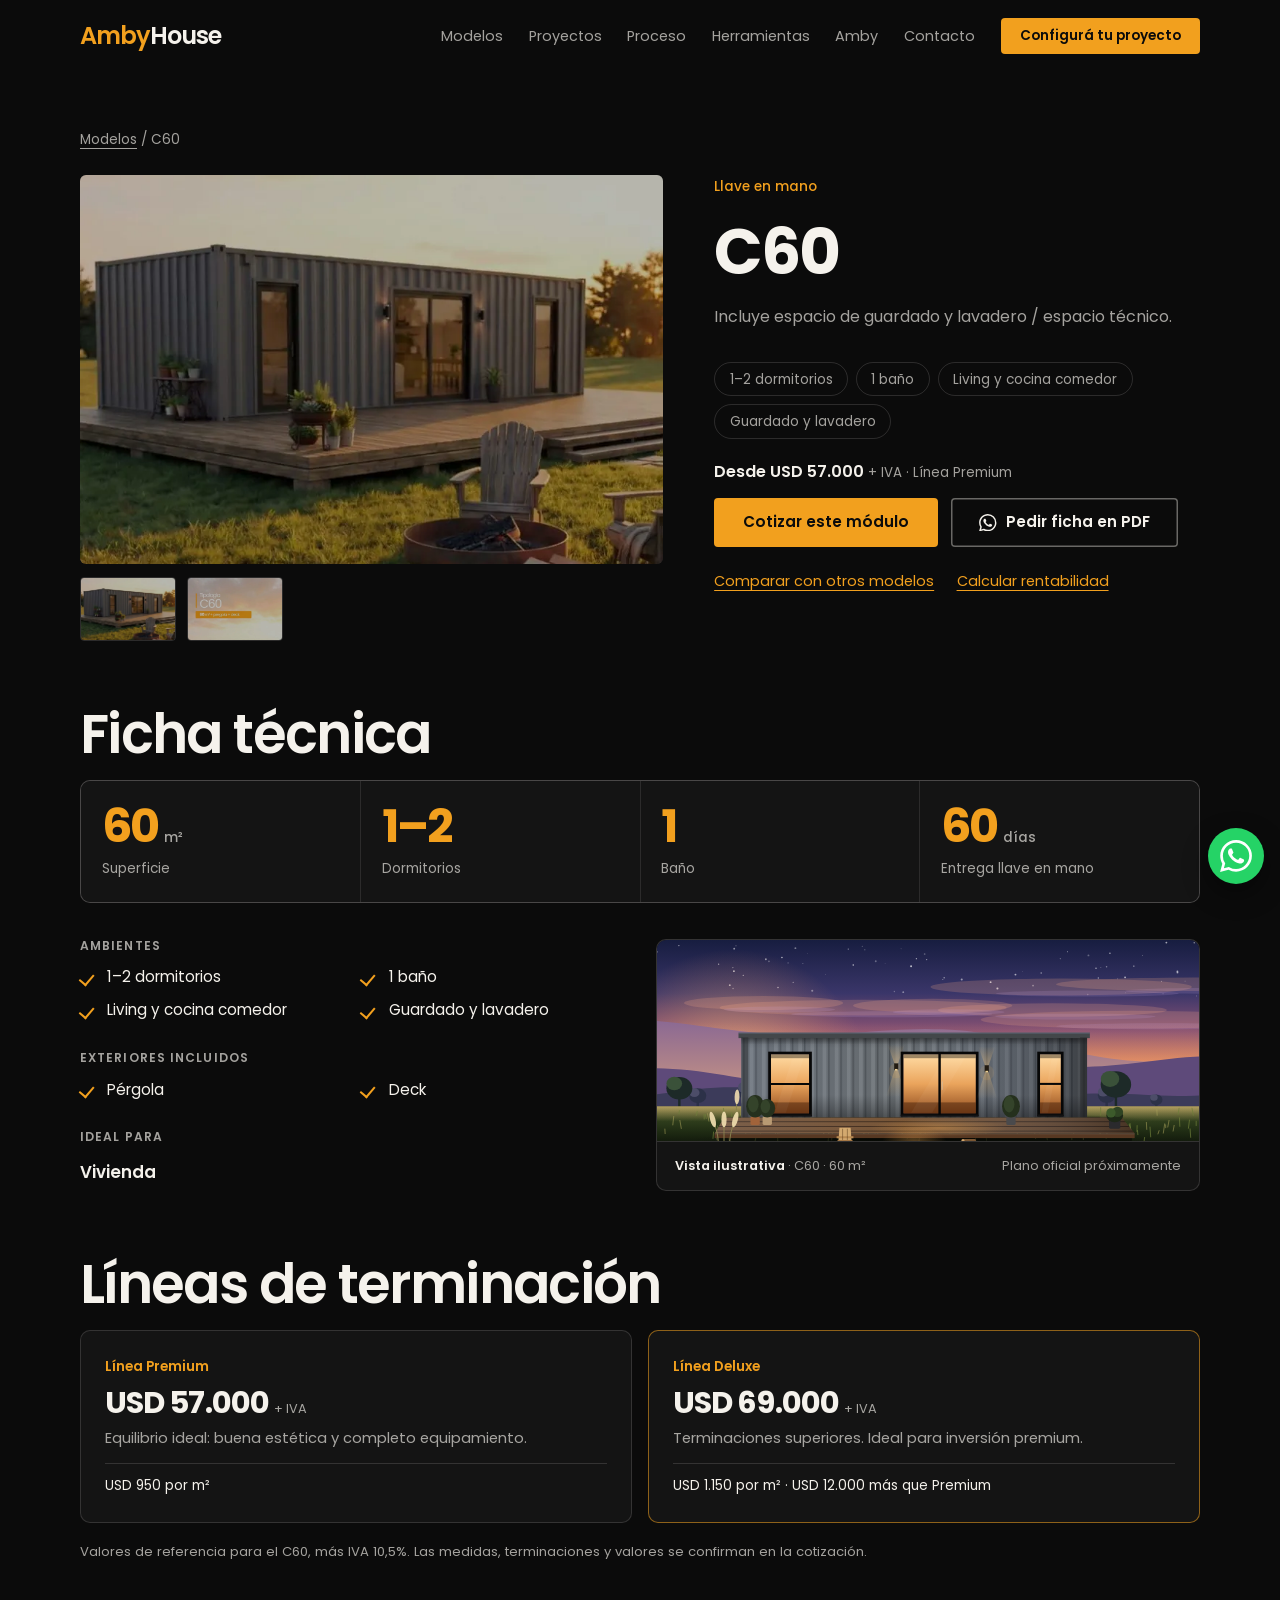
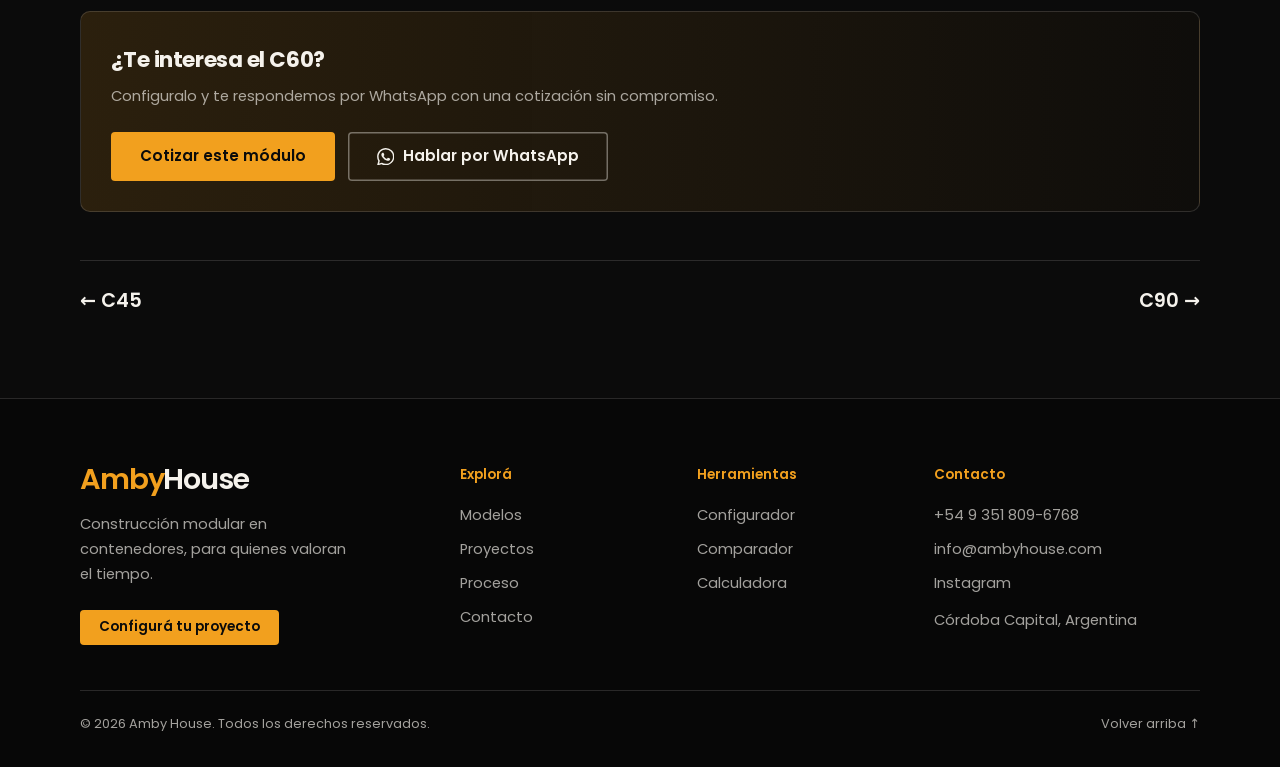
<file: modelo-c60.html>
<!DOCTYPE html>
<html lang="es-AR"><head><meta charset="utf-8"><meta name="viewport" content="width=device-width,initial-scale=1,viewport-fit=cover"><meta name="robots" content="noindex, nofollow">
<title>C60, módulo de 60 m² | Amby House</title><meta name="description" content="Modelo C60 de Amby House: 60 m², ficha técnica, galería y cotización. Fabricado en Córdoba, entrega en 60 días."><meta property="og:type" content="website"><meta property="og:locale" content="es_AR"><meta property="og:site_name" content="Amby House"><meta property="og:title" content="C60, módulo de 60 m² | Amby House"><meta property="og:description" content="Modelo C60 de Amby House: 60 m², ficha técnica, galería y cotización. Fabricado en Córdoba, entrega en 60 días."><meta name="twitter:card" content="summary_large_image"><meta property="og:image" content="og-image.jpg"><meta property="og:image:type" content="image/jpeg"><meta property="og:image:width" content="1200"><meta property="og:image:height" content="630"><meta property="og:image:alt" content="Casa modular Amby House con las sierras de Córdoba al fondo"><meta name="twitter:image" content="og-image.jpg"><meta name="theme-color" content="#0B0B0B">
<link rel="icon" href="favicon.svg" type="image/svg+xml"><link rel="icon" href="favicon.ico" sizes="48x48"><link rel="apple-touch-icon" href="apple-touch-icon.png"><link rel="manifest" href="manifest.webmanifest">
<link rel="preload" href="fonts/poppins-400.woff" as="font" type="font/woff" crossorigin>
<link rel="preload" href="fonts/poppins-600.woff" as="font" type="font/woff" crossorigin>
<link rel="stylesheet" href="css/styles.css">
<noscript><style>.rv{opacity:1!important;transform:none!important}</style></noscript>
</head><body data-p="mod" data-m="c60"><a class="skip" href="#c">Saltar al contenido</a><div id="hd"><!--pr:hd--><header class="top"><div class="wrap"><a class="brand" href="index.html" aria-label="Amby House">Amby<b>House</b></a><button class="burger" aria-expanded="false" aria-controls="menu" aria-label="Abrir menú"><i></i><i></i></button><nav id="menu" aria-label="Principal"><a href="index.html#modelos">Modelos</a><a href="proyectos.html">Proyectos</a><a href="proceso.html">Proceso</a><a href="index.html#herramientas">Herramientas</a><a href="index.html#amby">Amby</a><a href="index.html#contacto">Contacto</a><a class="btn s" href="configurador.html">Configurá tu proyecto</a></nav></div></header><!--/pr:hd--></div>
<main id="c" class="pg"><div class="wrap"><div id="md"><!--pr:md--><p class="crumb"><a href="index.html#modelos">Modelos</a> / C60</p><div class="md"><div><div class="main" id="main"><img id="big" src="img/c60.webp" alt="Modelo C60" width="800" height="640"></div><div class="thumbs"><button type="button" data-i="0" aria-label="Ver imagen 1"><img src="img/c60.webp" alt="" width="200" height="160"></button><button type="button" data-i="1" aria-label="Ver imagen 2"><img src="img/c60-p.webp" alt="" width="200" height="160"></button></div></div><div><p class="eye">Llave en mano</p><h1>C60</h1><p class="lead">Incluye espacio de guardado y lavadero / espacio técnico.</p><ul class="pills"><li>1–2 dormitorios</li><li>1 baño</li><li>Living y cocina comedor</li><li>Guardado y lavadero</li></ul><p class="from">Desde USD 57.000 <small>+ IVA · Línea Premium</small></p><div class="acts"><a class="btn" href="configurador.html?m=c60">Cotizar este módulo</a><a class="btn g" href="https://wa.me/5493518096768?text=Hola%20AmbyHouse%2C%20quiero%20la%20ficha%20t%C3%A9cnica%20del%20modelo%20C60" target="_blank" rel="noopener"><svg class="wi" viewBox="0 0 24 24" fill="currentColor" aria-hidden="true"><path d="M17.472 14.382c-.297-.149-1.758-.867-2.03-.967-.273-.099-.471-.148-.67.15-.197.297-.767.966-.94 1.164-.173.199-.347.223-.644.075-.297-.15-1.255-.463-2.39-1.475-.883-.788-1.48-1.761-1.653-2.059-.173-.297-.018-.458.13-.606.134-.133.298-.347.446-.52.149-.174.198-.298.298-.497.099-.198.05-.371-.025-.52-.075-.149-.669-1.612-.916-2.207-.242-.579-.487-.5-.669-.51-.173-.008-.371-.01-.57-.01-.198 0-.52.074-.792.372-.272.297-1.04 1.016-1.04 2.479 0 1.462 1.065 2.875 1.213 3.074.149.198 2.096 3.2 5.077 4.487.709.306 1.262.489 1.694.625.712.227 1.36.195 1.871.118.571-.085 1.758-.719 2.006-1.413.248-.694.248-1.289.173-1.413-.074-.124-.272-.198-.57-.347m-5.421 7.403h-.004a9.87 9.87 0 01-5.031-1.378l-.361-.214-3.741.982.998-3.648-.235-.374a9.86 9.86 0 01-1.51-5.26c.001-5.45 4.436-9.884 9.888-9.884 2.64 0 5.122 1.03 6.988 2.898a9.825 9.825 0 012.893 6.994c-.003 5.45-4.437 9.884-9.885 9.884m8.413-18.297A11.815 11.815 0 0012.05 0C5.495 0 .16 5.335.157 11.892c0 2.096.547 4.142 1.588 5.945L.057 24l6.305-1.654a11.882 11.882 0 005.683 1.448h.005c6.554 0 11.89-5.335 11.893-11.893a11.821 11.821 0 00-3.48-8.413Z"></path></svg>Pedir ficha en PDF</a></div><p class="tl"><a href="comparar.html?m=c60">Comparar con otros modelos</a><a href="calculadora.html?m=c60">Calcular rentabilidad</a></p></div></div><h2 class="rv">Ficha técnica</h2><div class="fs rv"><div class="st"><b>60<small>m²</small></b><span>Superficie</span></div><div class="st"><b>1–2</b><span>Dormitorios</span></div><div class="st"><b>1</b><span>Baño</span></div><div class="st"><b>60<small>días</small></b><span>Entrega llave en mano</span></div></div><div class="fx rv"><div class="fd"><h3>Distribución y exteriores</h3><ul class="ck"><li>1–2 dormitorios</li><li>1 baño</li><li>Living y cocina comedor</li><li>Guardado y lavadero</li><li>Pérgola</li><li>Deck</li></ul><h3>Ideal para</h3><p class="ua">Vivienda</p></div><div class="plano"><svg class="hs" viewBox="10 60 580 215" role="img" aria-label="Esquema del C60"><g transform="translate(-14.8 0)"><defs><pattern id="cbf1" width="8" height="10" patternUnits="userSpaceOnUse"><rect width="8" height="10" fill="#19191b"></rect><rect x="5" width="2" height="10" fill="#26262a"></rect><rect width="1" height="10" fill="#0c0c0d"></rect></pattern><pattern id="cgf1" width="13" height="10" patternUnits="userSpaceOnUse"><rect width="13" height="10" fill="#64696c"></rect><rect x="7" width="4" height="10" fill="#767b7e"></rect><rect width="1.6" height="10" fill="#4a4e51"></rect></pattern><pattern id="cwf1" width="9" height="10" patternUnits="userSpaceOnUse"><rect width="9" height="10" fill="#87593a"></rect><rect x="3" width="1.2" height="10" fill="#976743"></rect><rect width="1.4" height="10" fill="#45301d"></rect></pattern><pattern id="wpf1" width="6" height="10" patternUnits="userSpaceOnUse"><rect width="6" height="10" fill="#8f6039"></rect><rect x="4" width="1.4" height="10" fill="#5a3b22"></rect></pattern><pattern id="dkf1" width="10" height="5" patternUnits="userSpaceOnUse"><rect width="10" height="5" fill="#775434"></rect><rect y="4" width="10" height="1" fill="#3e2a19"></rect></pattern><pattern id="rpf1" width="6" height="10" patternUnits="userSpaceOnUse"><rect width="6" height="10" fill="#121214"></rect><rect x="3" width="2" height="10" fill="#222226"></rect></pattern><linearGradient id="gif1" x1="0" y1="0" x2="0" y2="1"><stop offset="0" stop-color="#e3c088"></stop><stop offset=".5" stop-color="#c99250"></stop><stop offset="1" stop-color="#85531f"></stop></linearGradient><linearGradient id="gkf1" x1="0" y1="0" x2="1" y2="1"><stop offset="0" style="stop-color:var(--gk1,#43304f)"></stop><stop offset="1" style="stop-color:var(--gk2,#140f18)"></stop></linearGradient><linearGradient id="rff1" x1="0" y1="0" x2="1" y2="0"><stop offset="0" stop-color="#8fa3d0" stop-opacity=".14"></stop><stop offset=".45" stop-color="#8fa3d0" stop-opacity=".02"></stop><stop offset="1" stop-color="#05060c" stop-opacity=".42"></stop></linearGradient><linearGradient id="lcf1" x1="0" y1="0" x2="0" y2="1"><stop offset="0" stop-color="#f0c27c" stop-opacity=".38"></stop><stop offset="1" stop-color="#f0c27c" stop-opacity="0"></stop></linearGradient><linearGradient id="upf1" x1="0" y1="1" x2="0" y2="0"><stop offset="0" stop-color="#f0c27c" stop-opacity=".42"></stop><stop offset="1" stop-color="#f0c27c" stop-opacity="0"></stop></linearGradient><radialGradient id="plf1"><stop offset="0" stop-color="#f0a850" stop-opacity=".36"></stop><stop offset="1" stop-color="#f0a850" stop-opacity="0"></stop></radialGradient><radialGradient id="shf1"><stop offset="0" stop-color="#000" stop-opacity=".65"></stop><stop offset="1" stop-color="#000" stop-opacity="0"></stop></radialGradient><linearGradient id="aof1" x1="0" y1="0" x2="0" y2="1"><stop offset="0" stop-color="#000" stop-opacity=".16"></stop><stop offset=".14" stop-color="#000" stop-opacity="0"></stop><stop offset=".72" stop-color="#000" stop-opacity="0"></stop><stop offset="1" stop-color="#000" stop-opacity=".34"></stop></linearGradient><linearGradient id="esf1" x1="0" y1="0" x2="0" y2="1"><stop offset="0" stop-color="#000" stop-opacity=".4"></stop><stop offset="1" stop-color="#000" stop-opacity="0"></stop></linearGradient></defs><ellipse cx="329.6" cy="252" rx="219" ry="7" fill="url(#shf1)"></ellipse><rect x="107" y="249" width="392" height="5" fill="rgba(0,0,0,.35)" opacity=".7"></rect><rect x="115" y="164" width="370" height="86" fill="url(#cgf1)"></rect><rect x="115" y="164" width="370" height="86" fill="url(#rff1)"></rect><rect x="115" y="164" width="370" height="86" fill="url(#aof1)"></rect><rect x="115" y="164" width="370" height="8" fill="url(#esf1)"></rect><rect x="115" y="164" width="1.4" height="86" fill="rgba(165,185,235,.16)"></rect><rect x="112" y="159" width="376" height="6" fill="#43474a"></rect><rect x="112" y="159" width="376" height="1.2" fill="rgba(165,185,235,.22)"></rect><rect x="115" y="164" width="7.4" height="86" fill="rgba(40,42,44,.5)"></rect><rect x="477.6" y="164" width="7.4" height="86" fill="rgba(40,42,44,.5)"></rect><g class="wb"><rect x="145.3" y="181" width="43.7" height="66" fill="url(#gkf1)" stroke="#070707" stroke-width="3"></rect></g><g class="gl"><rect x="146.8" y="182.5" width="40.7" height="63" fill="url(#gif1)"></rect><rect x="146.8" y="233.8" width="40.7" height="11.7" fill="rgba(70,32,10,.5)"></rect><path d="M170.7 183H182.9L162.8 245H150.6Z" fill="rgba(255,255,255,.04)"></path></g><rect x="146.8" y="182.5" width="40.7" height="4" fill="rgba(0,0,0,.38)"></rect><rect x="143.8" y="247" width="46.7" height="2" fill="#0b0b0c"></rect><rect x="143.8" y="247" width="46.7" height="0.7" fill="rgba(255,255,255,.08)"></rect><path d="M145.3 214L189 214" fill="none" stroke="#070707" stroke-width="2.2"></path><g class="lm"><rect x="278.6" y="192" width="4.4" height="7" fill="#0a0a0a"></rect><rect x="279.4" y="198" width="2.8" height="1.8" fill="#e8cf98"></rect></g><g class="lh"><path d="M278.76 200L269.76 228H291.76L282.76 200Z" fill="url(#lcf1)"></path><path d="M278.76 192L271.76 172H289.76L282.76 192Z" fill="url(#upf1)"></path><circle cx="280.76" cy="200" r="8" fill="rgba(255,190,90,.1)"></circle></g><g class="wb"><rect x="287.1" y="181" width="80.3" height="66" fill="url(#gkf1)" stroke="#070707" stroke-width="3"></rect></g><g class="gl"><rect x="288.6" y="182.5" width="77.3" height="63" fill="url(#gif1)"></rect><rect x="288.6" y="233.8" width="77.3" height="11.7" fill="rgba(70,32,10,.5)"></rect><path d="M333.6 183H356.1L319.2 245H296.7Z" fill="rgba(255,255,255,.04)"></path></g><rect x="288.6" y="182.5" width="77.3" height="4" fill="rgba(0,0,0,.38)"></rect><rect x="285.6" y="247" width="83.3" height="2" fill="#0b0b0c"></rect><rect x="285.6" y="247" width="83.3" height="0.7" fill="rgba(255,255,255,.08)"></rect><path d="M327.2 181L327.2 247" fill="none" stroke="#070707" stroke-width="2.6"></path><rect x="329.4" y="211.4" width="1.4" height="9" fill="rgba(205,195,175,.5)"></rect><g class="lm"><rect x="375.5" y="194" width="4.4" height="7" fill="#0a0a0a"></rect><rect x="376.3" y="200" width="2.8" height="1.8" fill="#e8cf98"></rect></g><g class="lh"><path d="M375.7 202L366.7 230H388.7L379.7 202Z" fill="url(#lcf1)"></path><path d="M375.7 194L368.7 174H386.7L379.7 194Z" fill="url(#upf1)"></path><circle cx="377.7" cy="202" r="8" fill="rgba(255,190,90,.1)"></circle></g><g class="wb"><rect x="433.2" y="181" width="25.2" height="66" fill="url(#gkf1)" stroke="#070707" stroke-width="3"></rect></g><g class="gl"><rect x="434.7" y="182.5" width="22.2" height="63" fill="url(#gif1)"></rect><rect x="434.7" y="233.8" width="22.2" height="11.7" fill="rgba(70,32,10,.5)"></rect><path d="M447.8 183H454.8L443.3 245H436.2Z" fill="rgba(255,255,255,.04)"></path></g><rect x="434.7" y="182.5" width="22.2" height="4" fill="rgba(0,0,0,.38)"></rect><rect x="431.7" y="247" width="28.2" height="2" fill="#0b0b0c"></rect><rect x="431.7" y="247" width="28.2" height="0.7" fill="rgba(255,255,255,.08)"></rect><path d="M433.2 214L458.4 214" fill="none" stroke="#070707" stroke-width="2.2"></path><ellipse cx="309.3" cy="273" rx="248.8" ry="8" fill="url(#shf1)"></ellipse><path d="M96.5 250H522L536 267H86.5Z" fill="url(#dkf1)"></path><path d="M96.5 250H522L536 267H86.5Z" fill="url(#rff1)"></path><rect x="86.5" y="267" width="449.5" height="5" fill="#573822"></rect><rect x="86.5" y="267" width="449.5" height="1" fill="rgba(165,185,235,.16)"></rect><rect x="89.5" y="272" width="443.5" height="3" fill="rgba(0,0,0,.45)"></rect><g class="lh"><ellipse cx="325.9" cy="261" rx="74" ry="10" fill="url(#plf1)"></ellipse></g><rect x="124.8" y="249" width="10" height="9" fill="#a1633a" rx="1.5"></rect><ellipse cx="129.8" cy="237.9" rx="9.6" ry="12.1" fill="#25301d"></ellipse><ellipse cx="127.8" cy="235.8" rx="5.7" ry="8.8" fill="#34432a"></ellipse><rect x="137.8" y="249" width="10" height="9" fill="#b89a73" rx="1.5"></rect><ellipse cx="142.8" cy="240.1" rx="8.4" ry="9.9" fill="#25301d"></ellipse><ellipse cx="140.8" cy="238.2" rx="5.1" ry="7.2" fill="#34432a"></ellipse><rect x="398.6" y="249" width="10" height="9" fill="#4a4a4c" rx="1.5"></rect><ellipse cx="403.6" cy="237.9" rx="9.6" ry="12.1" fill="#25301d"></ellipse><ellipse cx="401.6" cy="235.8" rx="5.7" ry="8.8" fill="#34432a"></ellipse></g></svg><small>Esquema de referencia · plano oficial próximamente</small></div></div><h2 class="rv">Líneas de terminación</h2><div class="lns rv"><div class="lc"><span>Línea Premium</span><strong>USD 57.000 <small>+ IVA</small></strong><p>Equilibrio ideal: buena estética y completo equipamiento.</p></div><div class="lc dx"><span>Línea Deluxe</span><strong>USD 69.000 <small>+ IVA</small></strong><p>Terminaciones superiores. Ideal para inversión premium.</p></div></div><p class="note rv">Valores de referencia para el C60, más IVA 10,5%. Las medidas, terminaciones y valores se confirman en la cotización.</p><div class="cta2 rv"><div><strong>¿Te interesa el C60?</strong><span>Configuralo y te respondemos por WhatsApp con una cotización sin compromiso.</span></div><div class="acts"><a class="btn" href="configurador.html?m=c60">Cotizar este módulo</a><a class="btn g" href="https://wa.me/5493518096768?text=Hola%20AmbyHouse%2C%20quiero%20consultar%20por%20el%20modelo%20C60" target="_blank" rel="noopener"><svg class="wi" viewBox="0 0 24 24" fill="currentColor" aria-hidden="true"><path d="M17.472 14.382c-.297-.149-1.758-.867-2.03-.967-.273-.099-.471-.148-.67.15-.197.297-.767.966-.94 1.164-.173.199-.347.223-.644.075-.297-.15-1.255-.463-2.39-1.475-.883-.788-1.48-1.761-1.653-2.059-.173-.297-.018-.458.13-.606.134-.133.298-.347.446-.52.149-.174.198-.298.298-.497.099-.198.05-.371-.025-.52-.075-.149-.669-1.612-.916-2.207-.242-.579-.487-.5-.669-.51-.173-.008-.371-.01-.57-.01-.198 0-.52.074-.792.372-.272.297-1.04 1.016-1.04 2.479 0 1.462 1.065 2.875 1.213 3.074.149.198 2.096 3.2 5.077 4.487.709.306 1.262.489 1.694.625.712.227 1.36.195 1.871.118.571-.085 1.758-.719 2.006-1.413.248-.694.248-1.289.173-1.413-.074-.124-.272-.198-.57-.347m-5.421 7.403h-.004a9.87 9.87 0 01-5.031-1.378l-.361-.214-3.741.982.998-3.648-.235-.374a9.86 9.86 0 01-1.51-5.26c.001-5.45 4.436-9.884 9.888-9.884 2.64 0 5.122 1.03 6.988 2.898a9.825 9.825 0 012.893 6.994c-.003 5.45-4.437 9.884-9.885 9.884m8.413-18.297A11.815 11.815 0 0012.05 0C5.495 0 .16 5.335.157 11.892c0 2.096.547 4.142 1.588 5.945L.057 24l6.305-1.654a11.882 11.882 0 005.683 1.448h.005c6.554 0 11.89-5.335 11.893-11.893a11.821 11.821 0 00-3.48-8.413Z"></path></svg>Hablar por WhatsApp</a></div></div><div class="pn rv"><a href="modelo-c45.html">← C45</a><a href="modelo-c90.html">C90 →</a></div><!--/pr:md--></div><dialog id="lb" class="lb" aria-label="Vista ampliada"></dialog></div></main><div id="ft"><!--pr:ft--><footer><div class="wrap ftg"><div class="fb"><a class="brand" href="index.html">Amby<b>House</b></a><p>Construcción modular en contenedores, para quienes valoran el tiempo.</p><a class="btn s" data-ev="footer-configurar" href="configurador.html">Configurá tu proyecto</a></div><div class="fc"><span>Explorá</span><a href="index.html#modelos">Modelos</a><a href="proyectos.html">Proyectos</a><a href="proceso.html">Proceso</a><a href="index.html#contacto">Contacto</a></div><div class="fc"><span>Herramientas</span><a href="configurador.html">Configurador</a><a href="comparar.html">Comparador</a><a href="calculadora.html">Calculadora</a></div><div class="fc ct"><span>Contacto</span><a href="tel:+5493518096768">+54 9 351 809-6768</a><a href="mailto:info@ambyhouse.com">info@ambyhouse.com</a><a href="https://www.instagram.com/ambyhouse.arg" target="_blank" rel="noopener">Instagram</a><p>Córdoba Capital, Argentina</p></div><div class="f-bot"><p>© 2026 Amby House. Todos los derechos reservados.</p><a href="#">Volver arriba ↑</a></div></div></footer><a class="wa" data-ev="whatsapp" href="https://wa.me/5493518096768?text=Hola%20AmbyHouse%2C%20quiero%20consultar%20por%20un%20modelo" target="_blank" rel="noopener" aria-label="Escribinos por WhatsApp"><svg viewBox="0 0 24 24" fill="currentColor" aria-hidden="true"><path d="M17.472 14.382c-.297-.149-1.758-.867-2.03-.967-.273-.099-.471-.148-.67.15-.197.297-.767.966-.94 1.164-.173.199-.347.223-.644.075-.297-.15-1.255-.463-2.39-1.475-.883-.788-1.48-1.761-1.653-2.059-.173-.297-.018-.458.13-.606.134-.133.298-.347.446-.52.149-.174.198-.298.298-.497.099-.198.05-.371-.025-.52-.075-.149-.669-1.612-.916-2.207-.242-.579-.487-.5-.669-.51-.173-.008-.371-.01-.57-.01-.198 0-.52.074-.792.372-.272.297-1.04 1.016-1.04 2.479 0 1.462 1.065 2.875 1.213 3.074.149.198 2.096 3.2 5.077 4.487.709.306 1.262.489 1.694.625.712.227 1.36.195 1.871.118.571-.085 1.758-.719 2.006-1.413.248-.694.248-1.289.173-1.413-.074-.124-.272-.198-.57-.347m-5.421 7.403h-.004a9.87 9.87 0 01-5.031-1.378l-.361-.214-3.741.982.998-3.648-.235-.374a9.86 9.86 0 01-1.51-5.26c.001-5.45 4.436-9.884 9.888-9.884 2.64 0 5.122 1.03 6.988 2.898a9.825 9.825 0 012.893 6.994c-.003 5.45-4.437 9.884-9.885 9.884m8.413-18.297A11.815 11.815 0 0012.05 0C5.495 0 .16 5.335.157 11.892c0 2.096.547 4.142 1.588 5.945L.057 24l6.305-1.654a11.882 11.882 0 005.683 1.448h.005c6.554 0 11.89-5.335 11.893-11.893a11.821 11.821 0 00-3.48-8.413Z"></path></svg></a><!--/pr:ft--></div>
<script src="js/data.js" defer></script><script src="js/main.js" defer></script></body></html>
</file>
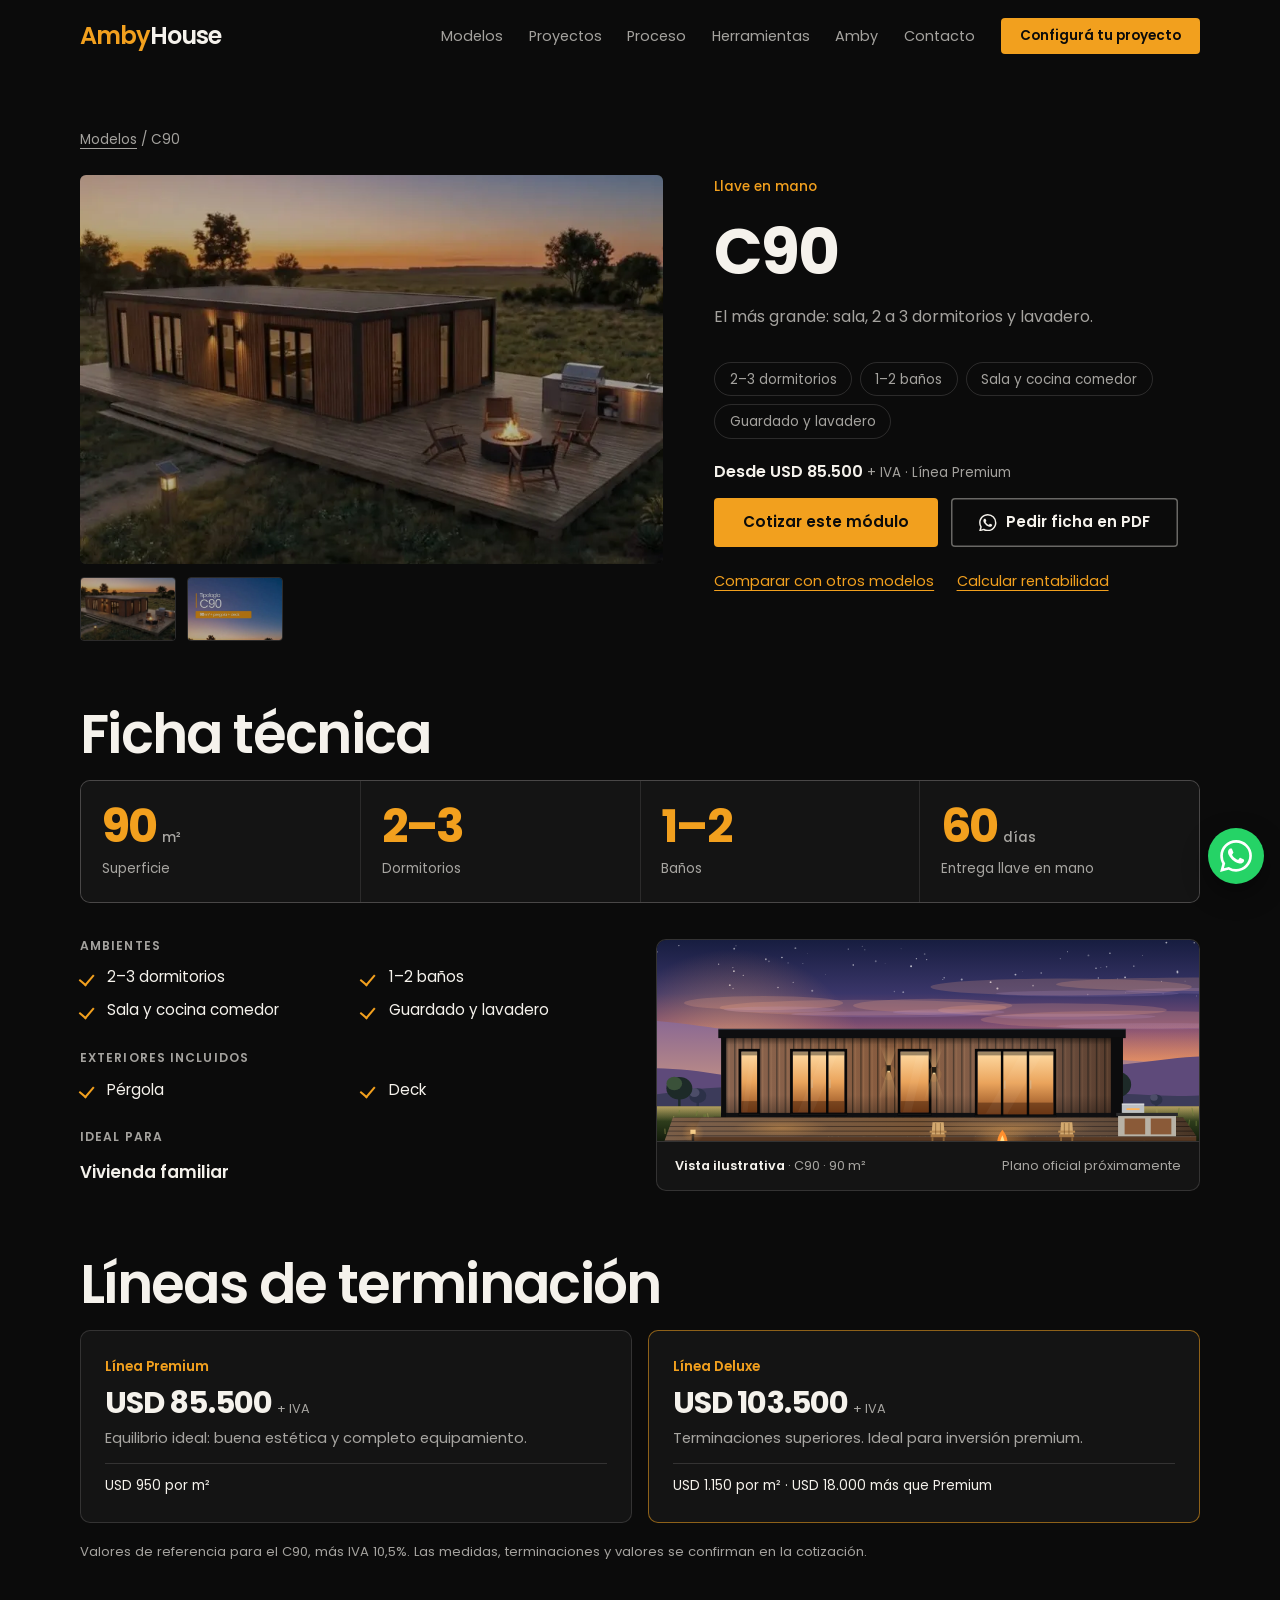
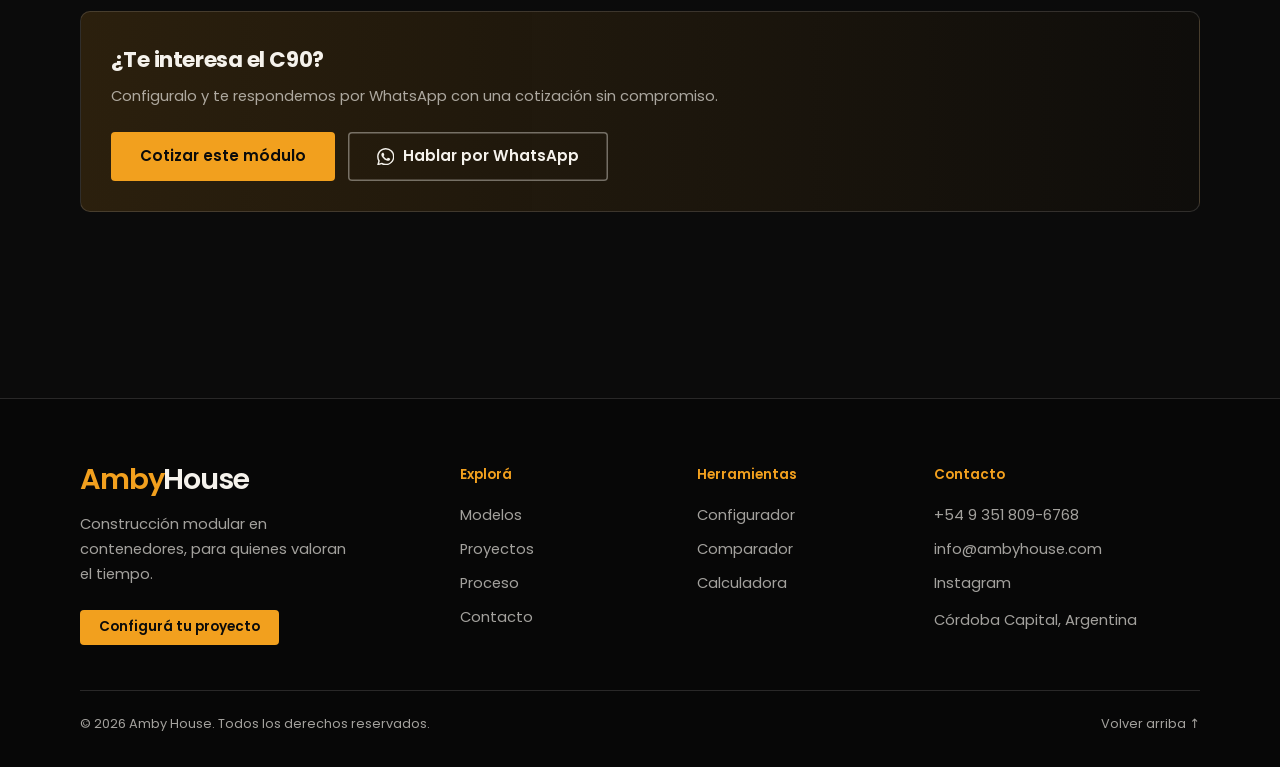
<file: modelo-c90.html>
<!DOCTYPE html>
<html lang="es-AR"><head><meta charset="utf-8"><meta name="viewport" content="width=device-width,initial-scale=1,viewport-fit=cover"><meta name="robots" content="noindex, nofollow">
<title>C90, módulo de 90 m² | Amby House</title><meta name="description" content="Modelo C90 de Amby House: 90 m², ficha técnica, galería y cotización. Fabricado en Córdoba, entrega en 60 días."><meta property="og:type" content="website"><meta property="og:locale" content="es_AR"><meta property="og:site_name" content="Amby House"><meta property="og:title" content="C90, módulo de 90 m² | Amby House"><meta property="og:description" content="Modelo C90 de Amby House: 90 m², ficha técnica, galería y cotización. Fabricado en Córdoba, entrega en 60 días."><meta name="twitter:card" content="summary_large_image"><meta property="og:image" content="og-image.jpg"><meta property="og:image:type" content="image/jpeg"><meta property="og:image:width" content="1200"><meta property="og:image:height" content="630"><meta property="og:image:alt" content="Casa modular Amby House con las sierras de Córdoba al fondo"><meta name="twitter:image" content="og-image.jpg"><meta name="theme-color" content="#0B0B0B">
<link rel="icon" href="favicon.svg" type="image/svg+xml"><link rel="icon" href="favicon.ico" sizes="48x48"><link rel="apple-touch-icon" href="apple-touch-icon.png"><link rel="manifest" href="manifest.webmanifest">
<link rel="preload" href="fonts/poppins-400.woff" as="font" type="font/woff" crossorigin>
<link rel="preload" href="fonts/poppins-600.woff" as="font" type="font/woff" crossorigin>
<link rel="stylesheet" href="css/styles.css">
<noscript><style>.rv{opacity:1!important;transform:none!important}</style></noscript>
</head><body data-p="mod" data-m="c90"><a class="skip" href="#c">Saltar al contenido</a><div id="hd"><!--pr:hd--><header class="top"><div class="wrap"><a class="brand" href="index.html" aria-label="Amby House">Amby<b>House</b></a><button class="burger" aria-expanded="false" aria-controls="menu" aria-label="Abrir menú"><i></i><i></i></button><nav id="menu" aria-label="Principal"><a href="index.html#modelos">Modelos</a><a href="proyectos.html">Proyectos</a><a href="proceso.html">Proceso</a><a href="index.html#herramientas">Herramientas</a><a href="index.html#amby">Amby</a><a href="index.html#contacto">Contacto</a><a class="btn s" href="configurador.html">Configurá tu proyecto</a></nav></div></header><!--/pr:hd--></div>
<main id="c" class="pg"><div class="wrap"><div id="md"><!--pr:md--><p class="crumb"><a href="index.html#modelos">Modelos</a> / C90</p><div class="md"><div><div class="main" id="main"><img id="big" src="img/c90.webp" alt="Modelo C90" width="800" height="640"></div><div class="thumbs"><button type="button" data-i="0" aria-label="Ver imagen 1"><img src="img/c90.webp" alt="" width="200" height="160"></button><button type="button" data-i="1" aria-label="Ver imagen 2"><img src="img/c90-p.webp" alt="" width="200" height="160"></button></div></div><div><p class="eye">Llave en mano</p><h1>C90</h1><p class="lead">El más grande: sala, 2 a 3 dormitorios y lavadero.</p><ul class="pills"><li>2–3 dormitorios</li><li>1–2 baños</li><li>Sala y cocina comedor</li><li>Guardado y lavadero</li></ul><p class="from">Desde USD 85.500 <small>+ IVA · Línea Premium</small></p><div class="acts"><a class="btn" href="configurador.html?m=c90">Cotizar este módulo</a><a class="btn g" href="https://wa.me/5493518096768?text=Hola%20AmbyHouse%2C%20quiero%20la%20ficha%20t%C3%A9cnica%20del%20modelo%20C90" target="_blank" rel="noopener"><svg class="wi" viewBox="0 0 24 24" fill="currentColor" aria-hidden="true"><path d="M17.472 14.382c-.297-.149-1.758-.867-2.03-.967-.273-.099-.471-.148-.67.15-.197.297-.767.966-.94 1.164-.173.199-.347.223-.644.075-.297-.15-1.255-.463-2.39-1.475-.883-.788-1.48-1.761-1.653-2.059-.173-.297-.018-.458.13-.606.134-.133.298-.347.446-.52.149-.174.198-.298.298-.497.099-.198.05-.371-.025-.52-.075-.149-.669-1.612-.916-2.207-.242-.579-.487-.5-.669-.51-.173-.008-.371-.01-.57-.01-.198 0-.52.074-.792.372-.272.297-1.04 1.016-1.04 2.479 0 1.462 1.065 2.875 1.213 3.074.149.198 2.096 3.2 5.077 4.487.709.306 1.262.489 1.694.625.712.227 1.36.195 1.871.118.571-.085 1.758-.719 2.006-1.413.248-.694.248-1.289.173-1.413-.074-.124-.272-.198-.57-.347m-5.421 7.403h-.004a9.87 9.87 0 01-5.031-1.378l-.361-.214-3.741.982.998-3.648-.235-.374a9.86 9.86 0 01-1.51-5.26c.001-5.45 4.436-9.884 9.888-9.884 2.64 0 5.122 1.03 6.988 2.898a9.825 9.825 0 012.893 6.994c-.003 5.45-4.437 9.884-9.885 9.884m8.413-18.297A11.815 11.815 0 0012.05 0C5.495 0 .16 5.335.157 11.892c0 2.096.547 4.142 1.588 5.945L.057 24l6.305-1.654a11.882 11.882 0 005.683 1.448h.005c6.554 0 11.89-5.335 11.893-11.893a11.821 11.821 0 00-3.48-8.413Z"></path></svg>Pedir ficha en PDF</a></div><p class="tl"><a href="comparar.html?m=c90">Comparar con otros modelos</a><a href="calculadora.html?m=c90">Calcular rentabilidad</a></p></div></div><h2 class="rv">Ficha técnica</h2><div class="fs rv"><div class="st"><b>90<small>m²</small></b><span>Superficie</span></div><div class="st"><b>2–3</b><span>Dormitorios</span></div><div class="st"><b>1–2</b><span>Baños</span></div><div class="st"><b>60<small>días</small></b><span>Entrega llave en mano</span></div></div><div class="fx rv"><div class="fd"><h3>Distribución y exteriores</h3><ul class="ck"><li>2–3 dormitorios</li><li>1–2 baños</li><li>Sala y cocina comedor</li><li>Guardado y lavadero</li><li>Pérgola</li><li>Deck</li></ul><h3>Ideal para</h3><p class="ua">Vivienda familiar</p></div><div class="plano"><svg class="hs" viewBox="10 60 580 215" role="img" aria-label="Esquema del C90"><g transform="translate(-6.4 0)"><defs><pattern id="cbf1" width="8" height="10" patternUnits="userSpaceOnUse"><rect width="8" height="10" fill="#19191b"></rect><rect x="5" width="2" height="10" fill="#26262a"></rect><rect width="1" height="10" fill="#0c0c0d"></rect></pattern><pattern id="cgf1" width="13" height="10" patternUnits="userSpaceOnUse"><rect width="13" height="10" fill="#64696c"></rect><rect x="7" width="4" height="10" fill="#767b7e"></rect><rect width="1.6" height="10" fill="#4a4e51"></rect></pattern><pattern id="cwf1" width="9" height="10" patternUnits="userSpaceOnUse"><rect width="9" height="10" fill="#87593a"></rect><rect x="3" width="1.2" height="10" fill="#976743"></rect><rect width="1.4" height="10" fill="#45301d"></rect></pattern><pattern id="wpf1" width="6" height="10" patternUnits="userSpaceOnUse"><rect width="6" height="10" fill="#8f6039"></rect><rect x="4" width="1.4" height="10" fill="#5a3b22"></rect></pattern><pattern id="dkf1" width="10" height="5" patternUnits="userSpaceOnUse"><rect width="10" height="5" fill="#775434"></rect><rect y="4" width="10" height="1" fill="#3e2a19"></rect></pattern><pattern id="rpf1" width="6" height="10" patternUnits="userSpaceOnUse"><rect width="6" height="10" fill="#121214"></rect><rect x="3" width="2" height="10" fill="#222226"></rect></pattern><linearGradient id="gif1" x1="0" y1="0" x2="0" y2="1"><stop offset="0" stop-color="#e3c088"></stop><stop offset=".5" stop-color="#c99250"></stop><stop offset="1" stop-color="#85531f"></stop></linearGradient><linearGradient id="gkf1" x1="0" y1="0" x2="1" y2="1"><stop offset="0" style="stop-color:var(--gk1,#43304f)"></stop><stop offset="1" style="stop-color:var(--gk2,#140f18)"></stop></linearGradient><linearGradient id="rff1" x1="0" y1="0" x2="1" y2="0"><stop offset="0" stop-color="#8fa3d0" stop-opacity=".14"></stop><stop offset=".45" stop-color="#8fa3d0" stop-opacity=".02"></stop><stop offset="1" stop-color="#05060c" stop-opacity=".42"></stop></linearGradient><linearGradient id="lcf1" x1="0" y1="0" x2="0" y2="1"><stop offset="0" stop-color="#f0c27c" stop-opacity=".38"></stop><stop offset="1" stop-color="#f0c27c" stop-opacity="0"></stop></linearGradient><linearGradient id="upf1" x1="0" y1="1" x2="0" y2="0"><stop offset="0" stop-color="#f0c27c" stop-opacity=".42"></stop><stop offset="1" stop-color="#f0c27c" stop-opacity="0"></stop></linearGradient><radialGradient id="plf1"><stop offset="0" stop-color="#f0a850" stop-opacity=".36"></stop><stop offset="1" stop-color="#f0a850" stop-opacity="0"></stop></radialGradient><radialGradient id="shf1"><stop offset="0" stop-color="#000" stop-opacity=".65"></stop><stop offset="1" stop-color="#000" stop-opacity="0"></stop></radialGradient><linearGradient id="aof1" x1="0" y1="0" x2="0" y2="1"><stop offset="0" stop-color="#000" stop-opacity=".16"></stop><stop offset=".14" stop-color="#000" stop-opacity="0"></stop><stop offset=".72" stop-color="#000" stop-opacity="0"></stop><stop offset="1" stop-color="#000" stop-opacity=".34"></stop></linearGradient><linearGradient id="esf1" x1="0" y1="0" x2="0" y2="1"><stop offset="0" stop-color="#000" stop-opacity=".4"></stop><stop offset="1" stop-color="#000" stop-opacity="0"></stop></linearGradient></defs><ellipse cx="334.4" cy="252" rx="249" ry="7" fill="url(#shf1)"></ellipse><rect x="77" y="249" width="452" height="5" fill="rgba(0,0,0,.35)" opacity=".7"></rect><rect x="85" y="164" width="430" height="86" fill="url(#cwf1)"></rect><rect x="85" y="164" width="430" height="86" fill="url(#rff1)"></rect><rect x="85" y="164" width="430" height="86" fill="url(#aof1)"></rect><rect x="85" y="164" width="430" height="8" fill="url(#esf1)"></rect><rect x="85" y="164" width="1.4" height="86" fill="rgba(165,185,235,.16)"></rect><rect x="82" y="155" width="436" height="10" fill="#0e0e10"></rect><rect x="82" y="155" width="436" height="1.2" fill="rgba(165,185,235,.22)"></rect><rect x="85" y="245" width="430" height="5" fill="#101012"></rect><rect x="502.1" y="164" width="12.9" height="86" fill="#0c0c0d"></rect><rect x="85" y="164" width="5.2" height="86" fill="#0c0c0d"></rect><g class="wb"><rect x="105.2" y="178" width="19.8" height="68" fill="url(#gkf1)" stroke="#070707" stroke-width="3"></rect></g><g class="gl"><rect x="106.7" y="179.5" width="16.8" height="65" fill="url(#gif1)"></rect><rect x="106.7" y="232.4" width="16.8" height="12.1" fill="rgba(70,32,10,.5)"></rect><path d="M116.7 180H122.2L113.1 244H107.6Z" fill="rgba(255,255,255,.04)"></path></g><rect x="106.7" y="179.5" width="16.8" height="4" fill="rgba(0,0,0,.38)"></rect><rect x="103.7" y="246" width="22.8" height="2" fill="#0b0b0c"></rect><rect x="103.7" y="246" width="22.8" height="0.7" fill="rgba(255,255,255,.08)"></rect><g class="wb"><rect x="160.3" y="178" width="58.1" height="68" fill="url(#gkf1)" stroke="#070707" stroke-width="3"></rect></g><g class="gl"><rect x="161.8" y="179.5" width="55.1" height="65" fill="url(#gif1)"></rect><rect x="161.8" y="232.4" width="55.1" height="12.1" fill="rgba(70,32,10,.5)"></rect><path d="M193.9 180H210.2L183.5 244H167.2Z" fill="rgba(255,255,255,.04)"></path></g><rect x="161.8" y="179.5" width="55.1" height="4" fill="rgba(0,0,0,.38)"></rect><rect x="158.8" y="246" width="61.1" height="2" fill="#0b0b0c"></rect><rect x="158.8" y="246" width="61.1" height="0.7" fill="rgba(255,255,255,.08)"></rect><path d="M179.4 178L179.4 246" fill="none" stroke="#070707" stroke-width="2.6"></path><rect x="181.6" y="209.3" width="1.4" height="9" fill="rgba(205,195,175,.5)"></rect><path d="M198.6 178L198.6 246" fill="none" stroke="#070707" stroke-width="2.6"></path><rect x="200.8" y="209.3" width="1.4" height="9" fill="rgba(205,195,175,.5)"></rect><g class="lm"><rect x="262.1" y="194" width="4.4" height="7" fill="#0a0a0a"></rect><rect x="262.9" y="200" width="2.8" height="1.8" fill="#e8cf98"></rect></g><g class="lh"><path d="M262.31 202L253.31 230H275.31L266.31 202Z" fill="url(#lcf1)"></path><path d="M262.31 194L255.31 174H273.31L266.31 194Z" fill="url(#upf1)"></path><circle cx="264.31" cy="202" r="8" fill="rgba(255,190,90,.1)"></circle></g><g class="wb"><rect x="275.5" y="178" width="33.1" height="68" fill="url(#gkf1)" stroke="#070707" stroke-width="3"></rect></g><g class="gl"><rect x="277" y="179.5" width="30.1" height="65" fill="url(#gif1)"></rect><rect x="277" y="232.4" width="30.1" height="12.1" fill="rgba(70,32,10,.5)"></rect><path d="M294.7 180H304L288.7 244H279.5Z" fill="rgba(255,255,255,.04)"></path></g><rect x="277" y="179.5" width="30.1" height="4" fill="rgba(0,0,0,.38)"></rect><rect x="274" y="246" width="36.1" height="2" fill="#0b0b0c"></rect><rect x="274" y="246" width="36.1" height="0.7" fill="rgba(255,255,255,.08)"></rect><g class="lm"><rect x="310.7" y="196" width="4.4" height="7" fill="#0a0a0a"></rect><rect x="311.5" y="202" width="2.8" height="1.8" fill="#e8cf98"></rect></g><g class="lh"><path d="M310.9 204L301.9 232H323.9L314.9 204Z" fill="url(#lcf1)"></path><path d="M310.9 196L303.9 176H321.9L314.9 196Z" fill="url(#upf1)"></path><circle cx="312.9" cy="204" r="8" fill="rgba(255,190,90,.1)"></circle></g><g class="wb"><rect x="358.1" y="178" width="83.9" height="70" fill="url(#gkf1)" stroke="#070707" stroke-width="3"></rect></g><g class="gl"><rect x="359.6" y="179.5" width="80.9" height="67" fill="url(#gif1)"></rect><rect x="359.6" y="234" width="80.9" height="12.5" fill="rgba(70,32,10,.5)"></rect><path d="M406.7 180H430.2L391.6 246H368.1Z" fill="rgba(255,255,255,.04)"></path></g><rect x="359.6" y="179.5" width="80.9" height="4" fill="rgba(0,0,0,.38)"></rect><rect x="356.6" y="248" width="86.9" height="2" fill="#0b0b0c"></rect><rect x="356.6" y="248" width="86.9" height="0.7" fill="rgba(255,255,255,.08)"></rect><path d="M385.7 178L385.7 248" fill="none" stroke="#070707" stroke-width="2.6"></path><rect x="387.9" y="210.2" width="1.4" height="9" fill="rgba(205,195,175,.5)"></rect><path d="M413.4 178L413.4 248" fill="none" stroke="#070707" stroke-width="2.6"></path><rect x="415.6" y="210.2" width="1.4" height="9" fill="rgba(205,195,175,.5)"></rect><ellipse cx="97.9" cy="284" rx="100.5" ry="8" fill="url(#shf1)"></ellipse><path d="M33.4 250H162.4L176.4 278H23.4Z" fill="url(#dkf1)"></path><path d="M33.4 250H162.4L176.4 278H23.4Z" fill="url(#rff1)"></path><rect x="23.4" y="278" width="153" height="5" fill="#573822"></rect><rect x="23.4" y="278" width="153" height="1" fill="rgba(165,185,235,.16)"></rect><rect x="26.4" y="283" width="147" height="3" fill="rgba(0,0,0,.45)"></rect><ellipse cx="321.5" cy="276" rx="294" ry="8" fill="url(#shf1)"></ellipse><path d="M63.5 250H579.5L593.5 270H53.5Z" fill="url(#dkf1)"></path><path d="M63.5 250H579.5L593.5 270H53.5Z" fill="url(#rff1)"></path><rect x="53.5" y="270" width="540" height="5" fill="#573822"></rect><rect x="53.5" y="270" width="540" height="1" fill="rgba(165,185,235,.16)"></rect><rect x="56.5" y="275" width="534" height="3" fill="rgba(0,0,0,.45)"></rect><g class="lh"><ellipse cx="398.9" cy="261" rx="86" ry="10" fill="url(#plf1)"></ellipse></g><g class="lh"><ellipse cx="149.5" cy="261" rx="51.6" ry="10" fill="url(#plf1)"></ellipse></g></g></svg><small>Esquema de referencia · plano oficial próximamente</small></div></div><h2 class="rv">Líneas de terminación</h2><div class="lns rv"><div class="lc"><span>Línea Premium</span><strong>USD 85.500 <small>+ IVA</small></strong><p>Equilibrio ideal: buena estética y completo equipamiento.</p></div><div class="lc dx"><span>Línea Deluxe</span><strong>USD 103.500 <small>+ IVA</small></strong><p>Terminaciones superiores. Ideal para inversión premium.</p></div></div><p class="note rv">Valores de referencia para el C90, más IVA 10,5%. Las medidas, terminaciones y valores se confirman en la cotización.</p><div class="cta2 rv"><div><strong>¿Te interesa el C90?</strong><span>Configuralo y te respondemos por WhatsApp con una cotización sin compromiso.</span></div><div class="acts"><a class="btn" href="configurador.html?m=c90">Cotizar este módulo</a><a class="btn g" href="https://wa.me/5493518096768?text=Hola%20AmbyHouse%2C%20quiero%20consultar%20por%20el%20modelo%20C90" target="_blank" rel="noopener"><svg class="wi" viewBox="0 0 24 24" fill="currentColor" aria-hidden="true"><path d="M17.472 14.382c-.297-.149-1.758-.867-2.03-.967-.273-.099-.471-.148-.67.15-.197.297-.767.966-.94 1.164-.173.199-.347.223-.644.075-.297-.15-1.255-.463-2.39-1.475-.883-.788-1.48-1.761-1.653-2.059-.173-.297-.018-.458.13-.606.134-.133.298-.347.446-.52.149-.174.198-.298.298-.497.099-.198.05-.371-.025-.52-.075-.149-.669-1.612-.916-2.207-.242-.579-.487-.5-.669-.51-.173-.008-.371-.01-.57-.01-.198 0-.52.074-.792.372-.272.297-1.04 1.016-1.04 2.479 0 1.462 1.065 2.875 1.213 3.074.149.198 2.096 3.2 5.077 4.487.709.306 1.262.489 1.694.625.712.227 1.36.195 1.871.118.571-.085 1.758-.719 2.006-1.413.248-.694.248-1.289.173-1.413-.074-.124-.272-.198-.57-.347m-5.421 7.403h-.004a9.87 9.87 0 01-5.031-1.378l-.361-.214-3.741.982.998-3.648-.235-.374a9.86 9.86 0 01-1.51-5.26c.001-5.45 4.436-9.884 9.888-9.884 2.64 0 5.122 1.03 6.988 2.898a9.825 9.825 0 012.893 6.994c-.003 5.45-4.437 9.884-9.885 9.884m8.413-18.297A11.815 11.815 0 0012.05 0C5.495 0 .16 5.335.157 11.892c0 2.096.547 4.142 1.588 5.945L.057 24l6.305-1.654a11.882 11.882 0 005.683 1.448h.005c6.554 0 11.89-5.335 11.893-11.893a11.821 11.821 0 00-3.48-8.413Z"></path></svg>Hablar por WhatsApp</a></div></div><div class="pn rv"><a href="modelo-c60.html">← C60</a><a href="modelo-c15.html">C15 →</a></div><!--/pr:md--></div><dialog id="lb" class="lb" aria-label="Vista ampliada"></dialog></div></main><div id="ft"><!--pr:ft--><footer><div class="wrap ftg"><div class="fb"><a class="brand" href="index.html">Amby<b>House</b></a><p>Construcción modular en contenedores, para quienes valoran el tiempo.</p><a class="btn s" data-ev="footer-configurar" href="configurador.html">Configurá tu proyecto</a></div><div class="fc"><span>Explorá</span><a href="index.html#modelos">Modelos</a><a href="proyectos.html">Proyectos</a><a href="proceso.html">Proceso</a><a href="index.html#contacto">Contacto</a></div><div class="fc"><span>Herramientas</span><a href="configurador.html">Configurador</a><a href="comparar.html">Comparador</a><a href="calculadora.html">Calculadora</a></div><div class="fc ct"><span>Contacto</span><a href="tel:+5493518096768">+54 9 351 809-6768</a><a href="mailto:info@ambyhouse.com">info@ambyhouse.com</a><a href="https://www.instagram.com/ambyhouse.arg" target="_blank" rel="noopener">Instagram</a><p>Córdoba Capital, Argentina</p></div><div class="f-bot"><p>© 2026 Amby House. Todos los derechos reservados.</p><a href="#">Volver arriba ↑</a></div></div></footer><a class="wa" data-ev="whatsapp" href="https://wa.me/5493518096768?text=Hola%20AmbyHouse%2C%20quiero%20consultar%20por%20un%20modelo" target="_blank" rel="noopener" aria-label="Escribinos por WhatsApp"><svg viewBox="0 0 24 24" fill="currentColor" aria-hidden="true"><path d="M17.472 14.382c-.297-.149-1.758-.867-2.03-.967-.273-.099-.471-.148-.67.15-.197.297-.767.966-.94 1.164-.173.199-.347.223-.644.075-.297-.15-1.255-.463-2.39-1.475-.883-.788-1.48-1.761-1.653-2.059-.173-.297-.018-.458.13-.606.134-.133.298-.347.446-.52.149-.174.198-.298.298-.497.099-.198.05-.371-.025-.52-.075-.149-.669-1.612-.916-2.207-.242-.579-.487-.5-.669-.51-.173-.008-.371-.01-.57-.01-.198 0-.52.074-.792.372-.272.297-1.04 1.016-1.04 2.479 0 1.462 1.065 2.875 1.213 3.074.149.198 2.096 3.2 5.077 4.487.709.306 1.262.489 1.694.625.712.227 1.36.195 1.871.118.571-.085 1.758-.719 2.006-1.413.248-.694.248-1.289.173-1.413-.074-.124-.272-.198-.57-.347m-5.421 7.403h-.004a9.87 9.87 0 01-5.031-1.378l-.361-.214-3.741.982.998-3.648-.235-.374a9.86 9.86 0 01-1.51-5.26c.001-5.45 4.436-9.884 9.888-9.884 2.64 0 5.122 1.03 6.988 2.898a9.825 9.825 0 012.893 6.994c-.003 5.45-4.437 9.884-9.885 9.884m8.413-18.297A11.815 11.815 0 0012.05 0C5.495 0 .16 5.335.157 11.892c0 2.096.547 4.142 1.588 5.945L.057 24l6.305-1.654a11.882 11.882 0 005.683 1.448h.005c6.554 0 11.89-5.335 11.893-11.893a11.821 11.821 0 00-3.48-8.413Z"></path></svg></a><!--/pr:ft--></div>
<script src="js/data.js" defer></script><script src="js/main.js" defer></script></body></html>
</file>
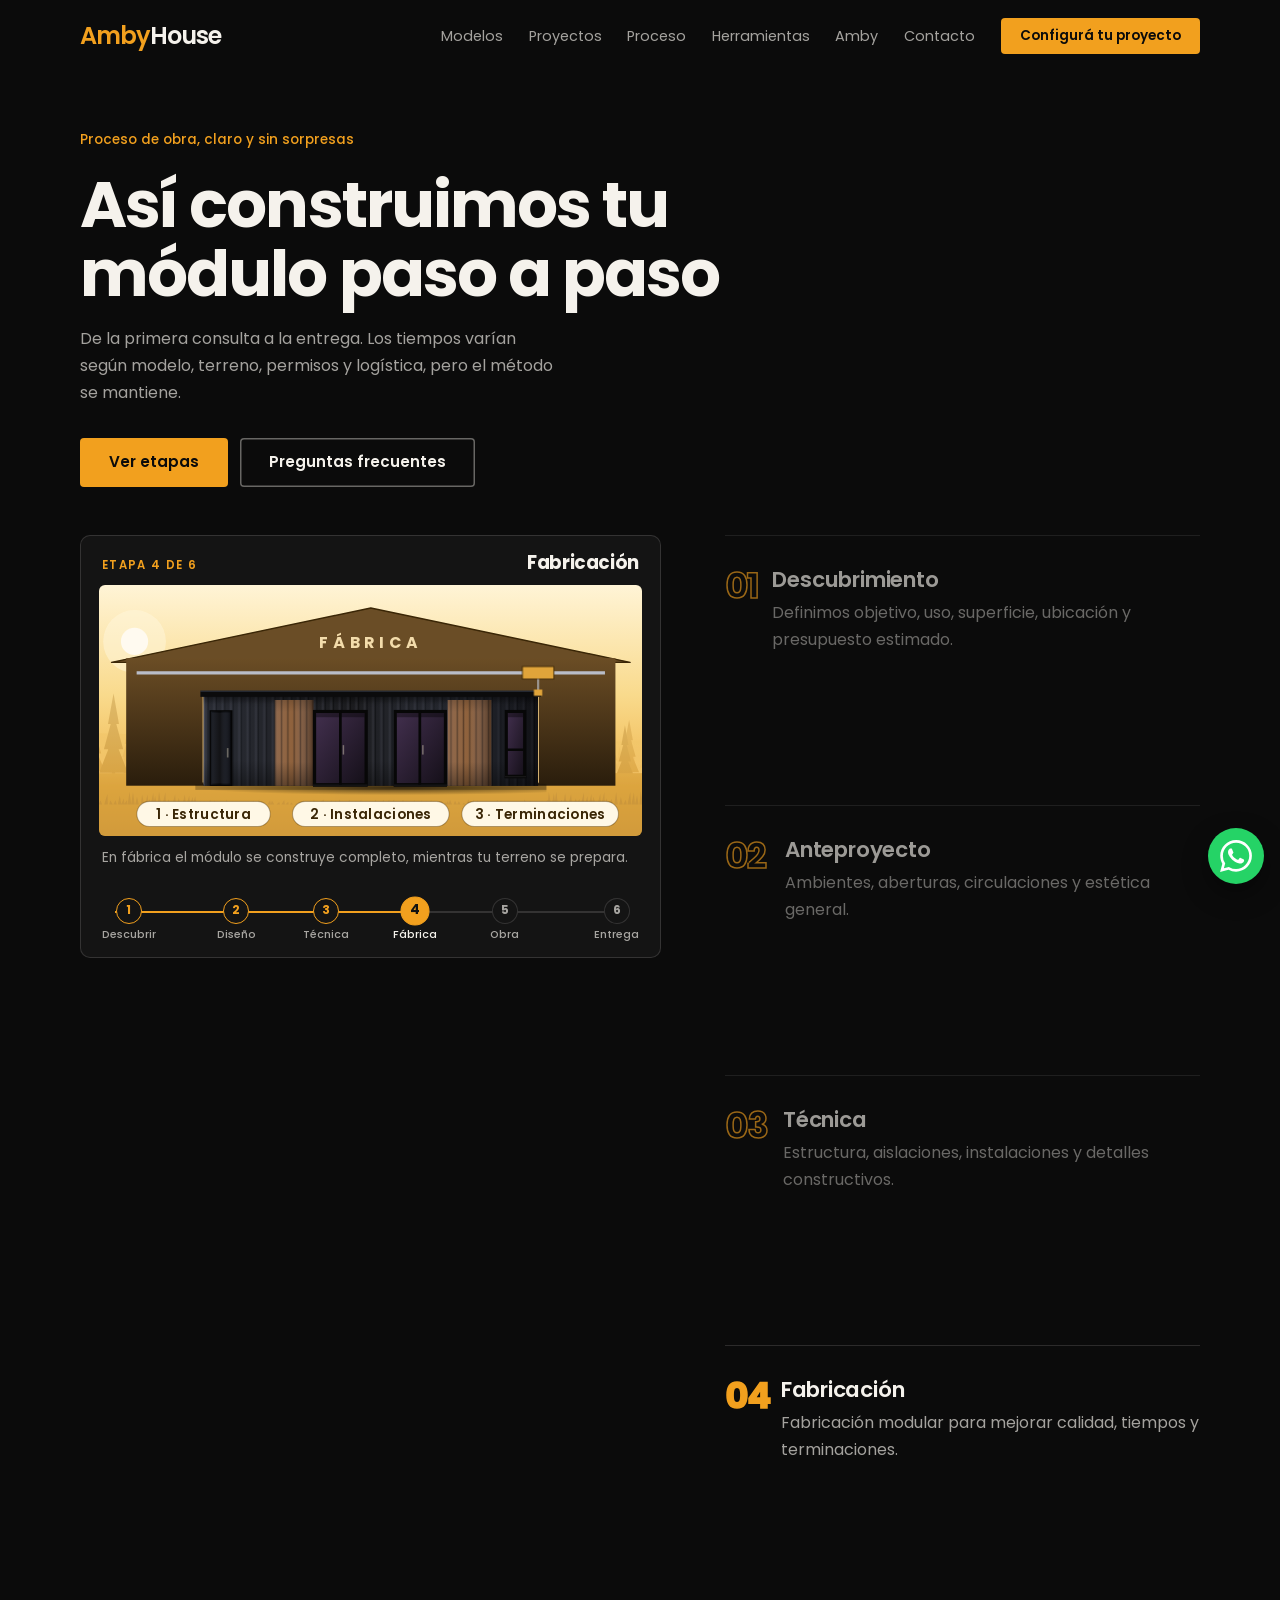
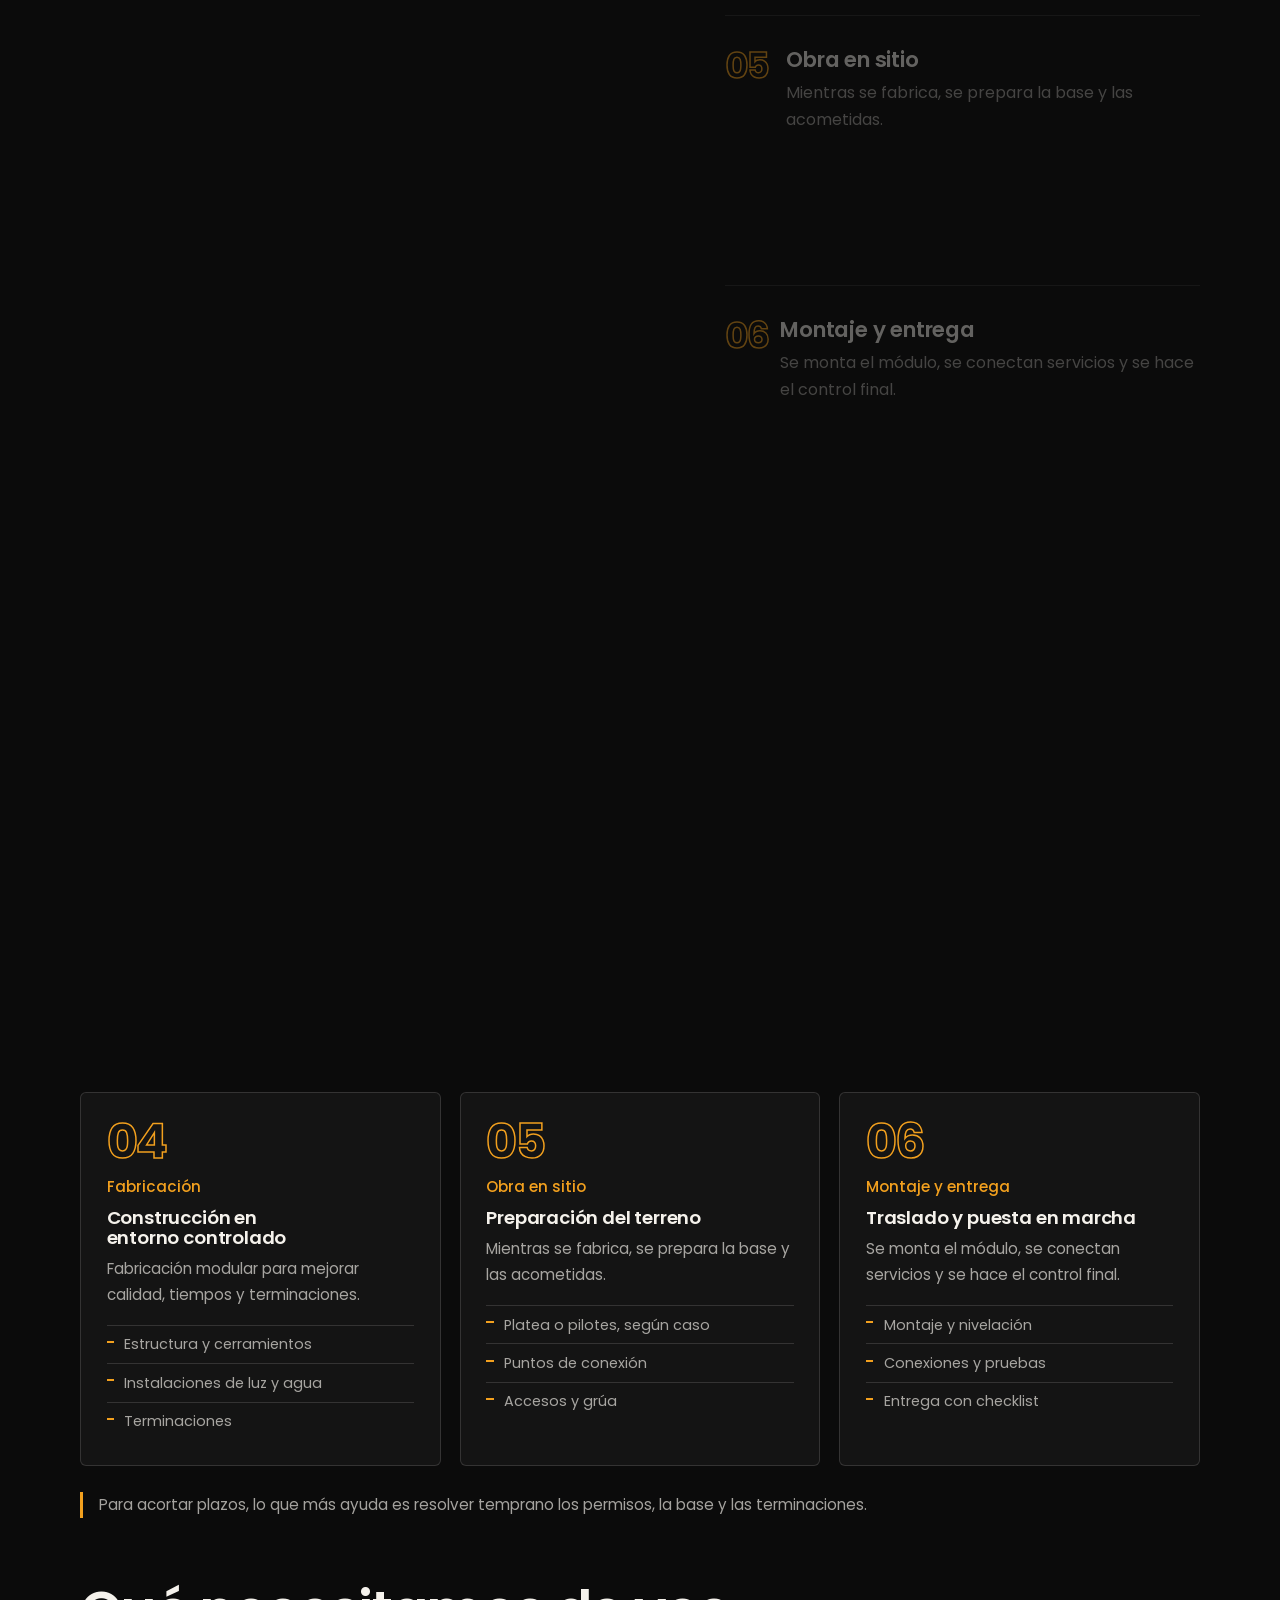
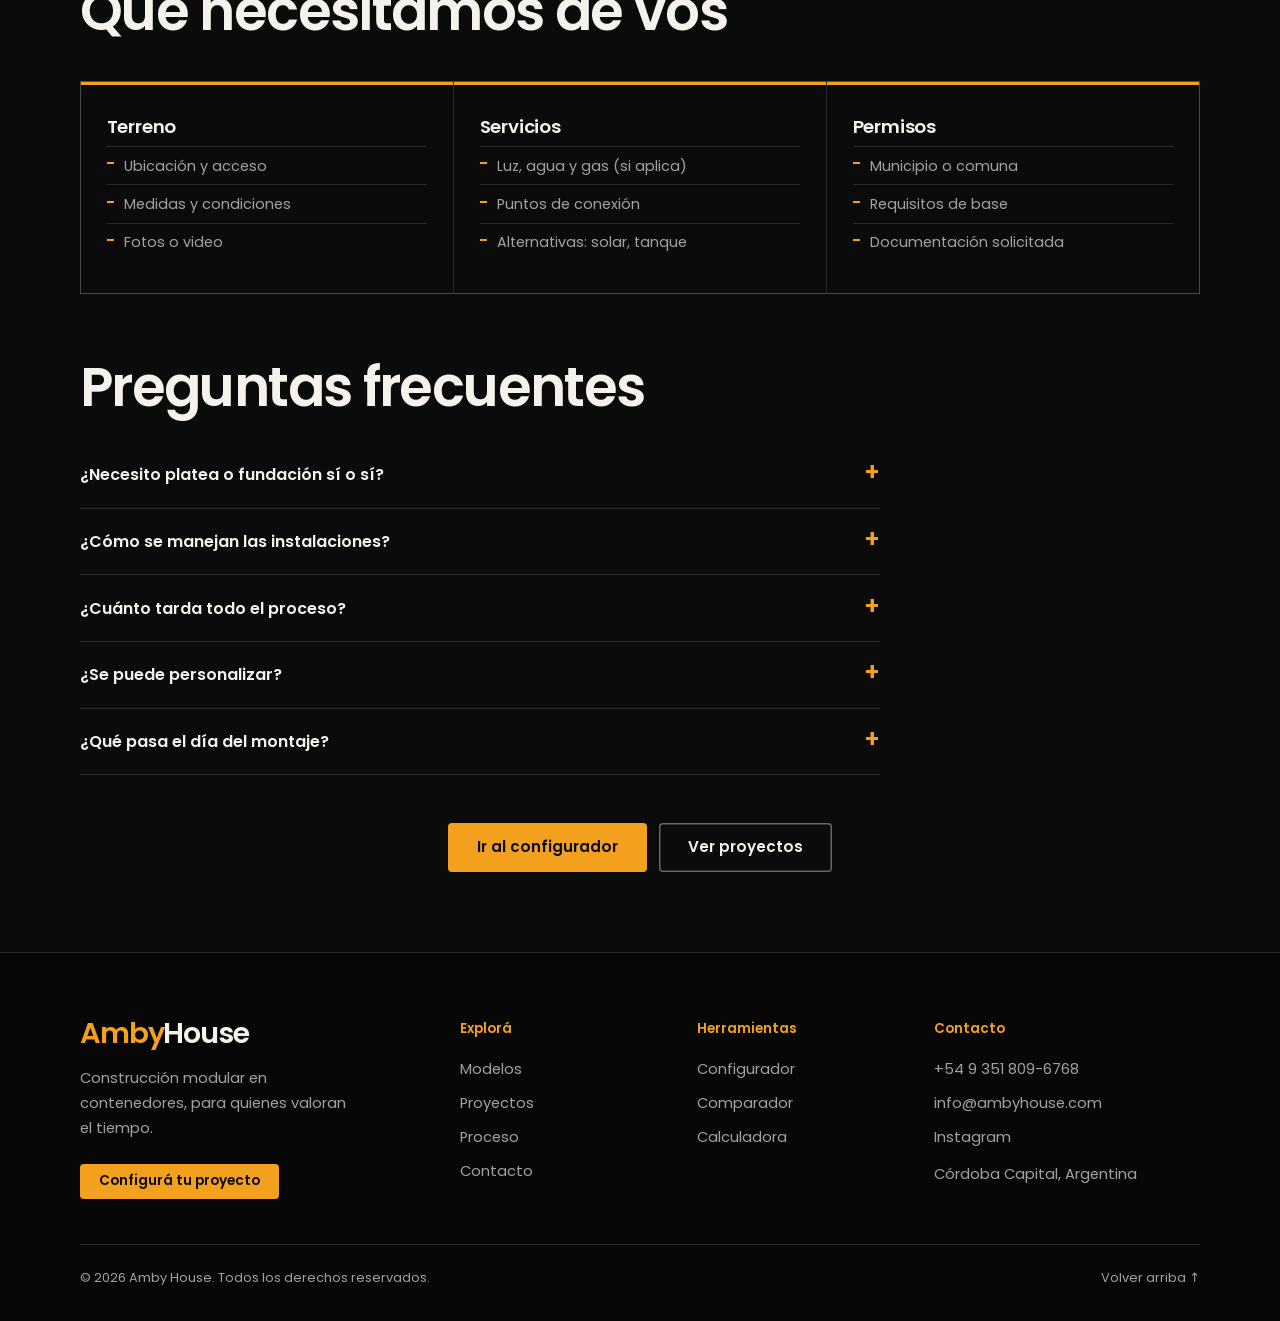
<file: proceso.html>
<!DOCTYPE html>
<html lang="es-AR"><head><meta charset="utf-8"><meta name="viewport" content="width=device-width,initial-scale=1,viewport-fit=cover"><meta name="robots" content="noindex, nofollow">
<title>Proceso de obra modular, paso a paso | Amby House</title><meta name="description" content="Así construimos tu módulo paso a paso: etapas, qué necesitamos de vos y preguntas frecuentes."><meta property="og:type" content="website"><meta property="og:locale" content="es_AR"><meta property="og:site_name" content="Amby House"><meta property="og:title" content="Proceso de obra modular, paso a paso | Amby House"><meta property="og:description" content="Así construimos tu módulo paso a paso: etapas, qué necesitamos de vos y preguntas frecuentes."><meta name="twitter:card" content="summary_large_image"><meta property="og:image" content="og-image.jpg"><meta property="og:image:type" content="image/jpeg"><meta property="og:image:width" content="1200"><meta property="og:image:height" content="630"><meta property="og:image:alt" content="Casa modular Amby House con las sierras de Córdoba al fondo"><meta name="twitter:image" content="og-image.jpg"><meta name="theme-color" content="#0B0B0B">
<link rel="icon" href="favicon.svg" type="image/svg+xml"><link rel="icon" href="favicon.ico" sizes="48x48"><link rel="apple-touch-icon" href="apple-touch-icon.png"><link rel="manifest" href="manifest.webmanifest">
<link rel="preload" href="fonts/poppins-400.woff" as="font" type="font/woff" crossorigin>
<link rel="preload" href="fonts/poppins-600.woff" as="font" type="font/woff" crossorigin>
<link rel="stylesheet" href="css/styles.css">
<script type="application/ld+json" id="ld-faq">{"@context":"https://schema.org","@type":"FAQPage","mainEntity":[{"@type":"Question","name":"¿Necesito platea o fundación sí o sí?","acceptedAnswer":{"@type":"Answer","text":"Depende del terreno, el modelo y la normativa local. Puede ser platea, pilotes o una solución equivalente, y se define en la etapa técnica."}},{"@type":"Question","name":"¿Cómo se manejan las instalaciones?","acceptedAnswer":{"@type":"Answer","text":"En fábrica se dejan listas las canalizaciones y los puntos internos; en el terreno se conectan a la acometida. Si no hay servicios, se evalúan alternativas."}},{"@type":"Question","name":"¿Cuánto tarda todo el proceso?","acceptedAnswer":{"@type":"Answer","text":"El objetivo es 60 días. Puede variar según modelo, permisos, base y logística, y la cotización incluye un cronograma estimativo."}},{"@type":"Question","name":"¿Se puede personalizar?","acceptedAnswer":{"@type":"Answer","text":"Sí. Se trabaja un anteproyecto para cerrar layout y estética, y luego se congela lo necesario para fabricar sin retrabajos."}},{"@type":"Question","name":"¿Qué pasa el día del montaje?","acceptedAnswer":{"@type":"Answer","text":"Se coordina el acceso y la grúa, se posiciona y nivela el módulo, se conectan los servicios y se entrega con checklist."}}]}</script>
<noscript><style>.rv{opacity:1!important;transform:none!important}</style></noscript>
</head><body data-p="proc"><a class="skip" href="#c">Saltar al contenido</a><div id="hd"><!--pr:hd--><header class="top"><div class="wrap"><a class="brand" href="index.html" aria-label="Amby House">Amby<b>House</b></a><button class="burger" aria-expanded="false" aria-controls="menu" aria-label="Abrir menú"><i></i><i></i></button><nav id="menu" aria-label="Principal"><a href="index.html#modelos">Modelos</a><a href="proyectos.html">Proyectos</a><a href="proceso.html">Proceso</a><a href="index.html#herramientas">Herramientas</a><a href="index.html#amby">Amby</a><a href="index.html#contacto">Contacto</a><a class="btn s" href="configurador.html">Configurá tu proyecto</a></nav></div></header><!--/pr:hd--></div>
<main id="c" class="pg"><div class="wrap"><p class="eye">Proceso de obra, claro y sin sorpresas</p><h1>Así construimos tu módulo paso a paso</h1><p class="lead">De la primera consulta a la entrega. Los tiempos varían según modelo, terreno, permisos y logística, pero el método se mantiene.</p>
<div class="acts"><a class="btn" href="#etapas">Ver etapas</a><a class="btn g" href="#preguntas">Preguntas frecuentes</a></div>
<div class="scn" id="scn" style="margin-top:3rem"><div class="stage"></div><ol class="sl"></ol></div><h2 id="etapas" class="rv" style="margin-top:4rem">Qué incluye cada etapa</h2><div class="et" id="et"><!--pr:et--><article class="rv"><span class="n">01</span><p class="eye">Descubrimiento</p><h3>Relevamos tu necesidad</h3><p>Definimos objetivo, uso, superficie, ubicación y presupuesto estimado.</p><ul><li>Asesoría inicial</li><li>Modelo y alcance</li><li>Propuesta preliminar</li></ul></article><article class="rv"><span class="n">02</span><p class="eye">Anteproyecto</p><h3>Diseño y distribución</h3><p>Ambientes, aberturas, circulaciones y estética general.</p><ul><li>Opciones de distribución</li><li>Línea y terminaciones</li><li>Lista de opcionales</li></ul></article><article class="rv"><span class="n">03</span><p class="eye">Técnica</p><h3>Documentación y cómputo</h3><p>Estructura, aislaciones, instalaciones y detalles constructivos.</p><ul><li>Planos y especificaciones</li><li>Cómputo de materiales</li><li>Plan de obra y logística</li></ul></article><article class="rv"><span class="n">04</span><p class="eye">Fabricación</p><h3>Construcción en entorno controlado</h3><p>Fabricación modular para mejorar calidad, tiempos y terminaciones.</p><ul><li>Estructura y cerramientos</li><li>Instalaciones de luz y agua</li><li>Terminaciones</li></ul></article><article class="rv"><span class="n">05</span><p class="eye">Obra en sitio</p><h3>Preparación del terreno</h3><p>Mientras se fabrica, se prepara la base y las acometidas.</p><ul><li>Platea o pilotes, según caso</li><li>Puntos de conexión</li><li>Accesos y grúa</li></ul></article><article class="rv"><span class="n">06</span><p class="eye">Montaje y entrega</p><h3>Traslado y puesta en marcha</h3><p>Se monta el módulo, se conectan servicios y se hace el control final.</p><ul><li>Montaje y nivelación</li><li>Conexiones y pruebas</li><li>Entrega con checklist</li></ul></article><!--/pr:et--></div>
<p class="note tip">Para acortar plazos, lo que más ayuda es resolver temprano los permisos, la base y las terminaciones.</p>
<h2 class="rv" style="margin-top:4rem">Qué necesitamos de vos</h2><div class="why" id="nc"><!--pr:nc--><article class="rv"><h3>Terreno</h3><ul><li>Ubicación y acceso</li><li>Medidas y condiciones</li><li>Fotos o video</li></ul></article><article class="rv"><h3>Servicios</h3><ul><li>Luz, agua y gas (si aplica)</li><li>Puntos de conexión</li><li>Alternativas: solar, tanque</li></ul></article><article class="rv"><h3>Permisos</h3><ul><li>Municipio o comuna</li><li>Requisitos de base</li><li>Documentación solicitada</li></ul></article><!--/pr:nc--></div>
<h2 id="preguntas" class="rv" style="margin-top:4rem">Preguntas frecuentes</h2><div id="fq"><!--pr:fq--><details class="rv"><summary>¿Necesito platea o fundación sí o sí?</summary><p>Depende del terreno, el modelo y la normativa local. Puede ser platea, pilotes o una solución equivalente, y se define en la etapa técnica.</p></details><details class="rv"><summary>¿Cómo se manejan las instalaciones?</summary><p>En fábrica se dejan listas las canalizaciones y los puntos internos; en el terreno se conectan a la acometida. Si no hay servicios, se evalúan alternativas.</p></details><details class="rv"><summary>¿Cuánto tarda todo el proceso?</summary><p>El objetivo es 60 días. Puede variar según modelo, permisos, base y logística, y la cotización incluye un cronograma estimativo.</p></details><details class="rv"><summary>¿Se puede personalizar?</summary><p>Sí. Se trabaja un anteproyecto para cerrar layout y estética, y luego se congela lo necesario para fabricar sin retrabajos.</p></details><details class="rv"><summary>¿Qué pasa el día del montaje?</summary><p>Se coordina el acceso y la grúa, se posiciona y nivela el módulo, se conectan los servicios y se entrega con checklist.</p></details><!--/pr:fq--></div>
<div class="acts ctr" style="margin-top:3rem"><a class="btn" href="configurador.html">Ir al configurador</a><a class="btn g" href="proyectos.html">Ver proyectos</a></div></div></main><div id="ft"><!--pr:ft--><footer><div class="wrap ftg"><div class="fb"><a class="brand" href="index.html">Amby<b>House</b></a><p>Construcción modular en contenedores, para quienes valoran el tiempo.</p><a class="btn s" data-ev="footer-configurar" href="configurador.html">Configurá tu proyecto</a></div><div class="fc"><span>Explorá</span><a href="index.html#modelos">Modelos</a><a href="proyectos.html">Proyectos</a><a href="proceso.html">Proceso</a><a href="index.html#contacto">Contacto</a></div><div class="fc"><span>Herramientas</span><a href="configurador.html">Configurador</a><a href="comparar.html">Comparador</a><a href="calculadora.html">Calculadora</a></div><div class="fc ct"><span>Contacto</span><a href="tel:+5493518096768">+54 9 351 809-6768</a><a href="mailto:info@ambyhouse.com">info@ambyhouse.com</a><a href="https://www.instagram.com/ambyhouse.arg" target="_blank" rel="noopener">Instagram</a><p>Córdoba Capital, Argentina</p></div><div class="f-bot"><p>© 2026 Amby House. Todos los derechos reservados.</p><a href="#">Volver arriba ↑</a></div></div></footer><a class="wa" data-ev="whatsapp" href="https://wa.me/5493518096768?text=Hola%20AmbyHouse%2C%20quiero%20consultar%20por%20un%20modelo" target="_blank" rel="noopener" aria-label="Escribinos por WhatsApp"><svg viewBox="0 0 24 24" fill="currentColor" aria-hidden="true"><path d="M17.472 14.382c-.297-.149-1.758-.867-2.03-.967-.273-.099-.471-.148-.67.15-.197.297-.767.966-.94 1.164-.173.199-.347.223-.644.075-.297-.15-1.255-.463-2.39-1.475-.883-.788-1.48-1.761-1.653-2.059-.173-.297-.018-.458.13-.606.134-.133.298-.347.446-.52.149-.174.198-.298.298-.497.099-.198.05-.371-.025-.52-.075-.149-.669-1.612-.916-2.207-.242-.579-.487-.5-.669-.51-.173-.008-.371-.01-.57-.01-.198 0-.52.074-.792.372-.272.297-1.04 1.016-1.04 2.479 0 1.462 1.065 2.875 1.213 3.074.149.198 2.096 3.2 5.077 4.487.709.306 1.262.489 1.694.625.712.227 1.36.195 1.871.118.571-.085 1.758-.719 2.006-1.413.248-.694.248-1.289.173-1.413-.074-.124-.272-.198-.57-.347m-5.421 7.403h-.004a9.87 9.87 0 01-5.031-1.378l-.361-.214-3.741.982.998-3.648-.235-.374a9.86 9.86 0 01-1.51-5.26c.001-5.45 4.436-9.884 9.888-9.884 2.64 0 5.122 1.03 6.988 2.898a9.825 9.825 0 012.893 6.994c-.003 5.45-4.437 9.884-9.885 9.884m8.413-18.297A11.815 11.815 0 0012.05 0C5.495 0 .16 5.335.157 11.892c0 2.096.547 4.142 1.588 5.945L.057 24l6.305-1.654a11.882 11.882 0 005.683 1.448h.005c6.554 0 11.89-5.335 11.893-11.893a11.821 11.821 0 00-3.48-8.413Z"></path></svg></a><!--/pr:ft--></div>
<script src="js/data.js" defer></script><script src="js/main.js" defer></script></body></html>
</file>
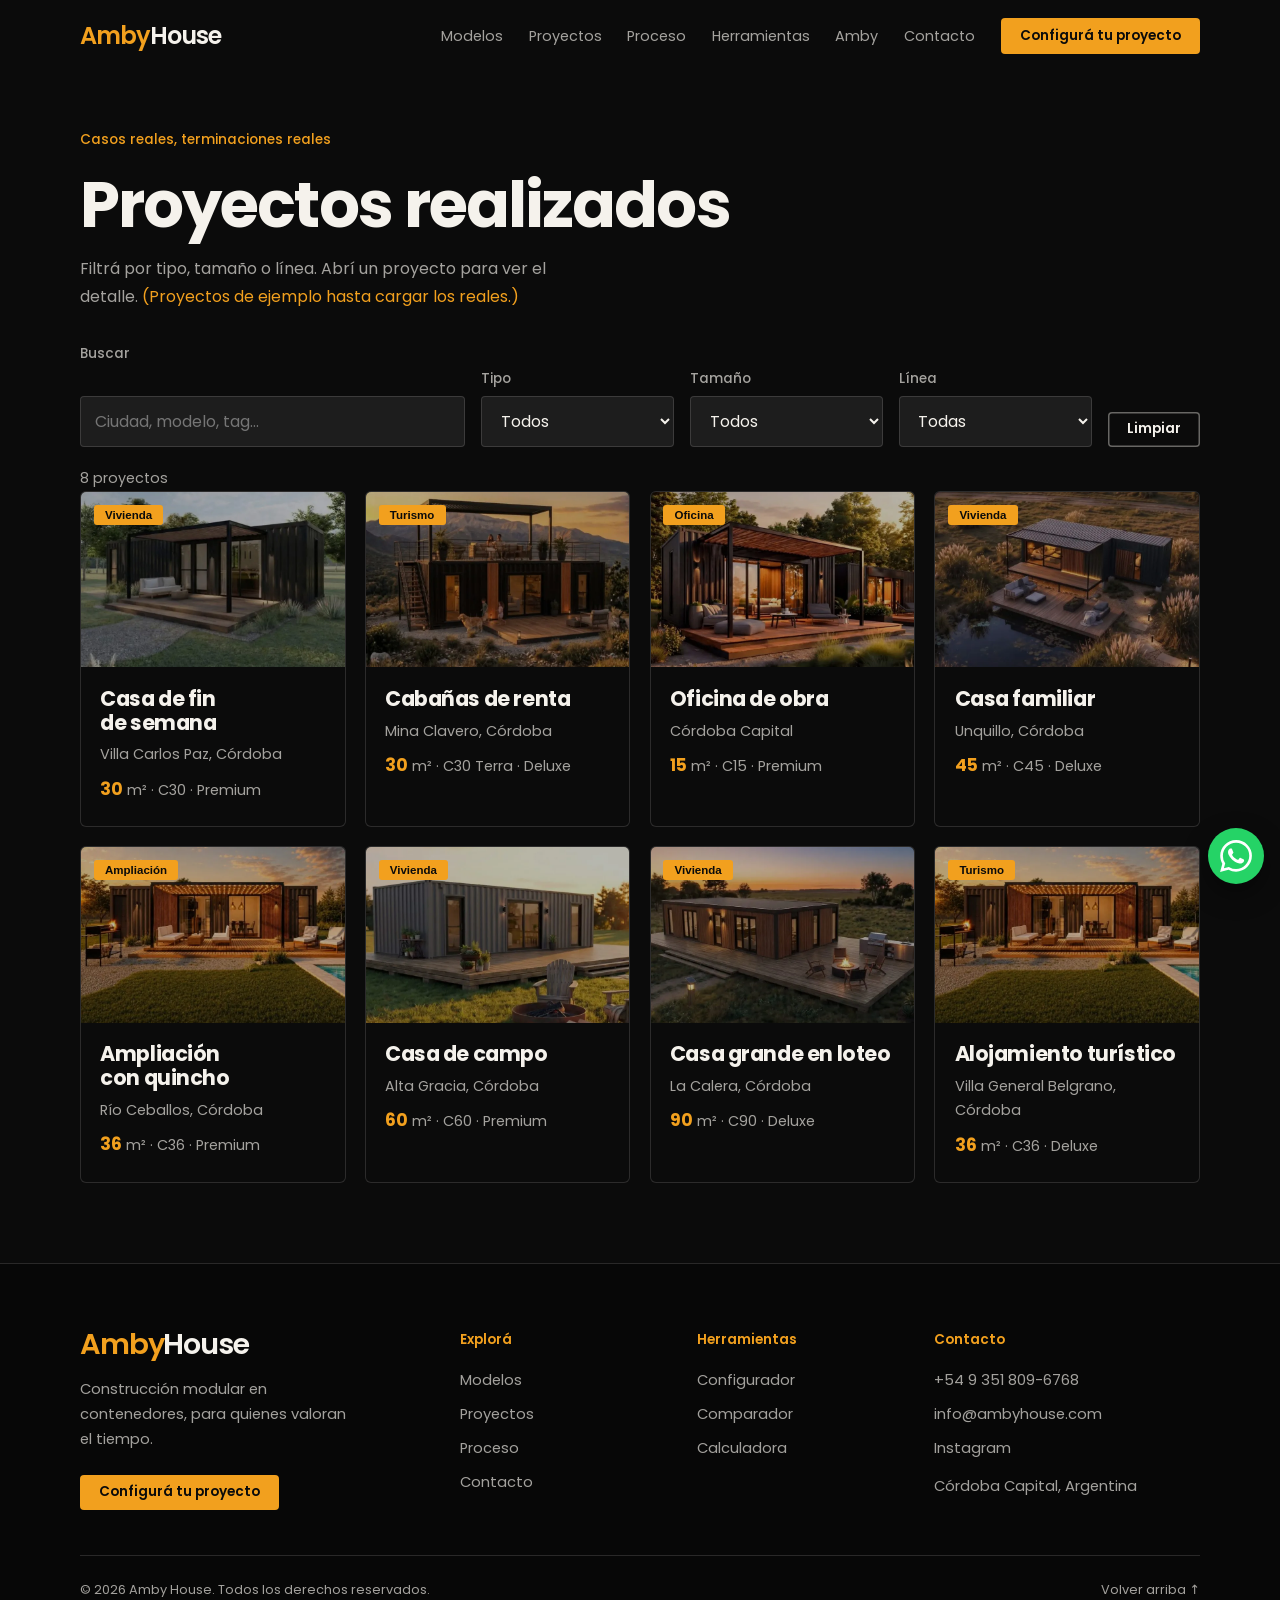
<file: proyectos.html>
<!DOCTYPE html>
<html lang="es-AR"><head><meta charset="utf-8"><meta name="viewport" content="width=device-width,initial-scale=1,viewport-fit=cover"><meta name="robots" content="noindex, nofollow">
<title>Proyectos de construcción modular | Amby House</title><meta name="description" content="Filtrá por tipo, tamaño o línea y mirá proyectos de Amby House."><meta property="og:type" content="website"><meta property="og:locale" content="es_AR"><meta property="og:site_name" content="Amby House"><meta property="og:title" content="Proyectos de construcción modular | Amby House"><meta property="og:description" content="Filtrá por tipo, tamaño o línea y mirá proyectos de Amby House."><meta name="twitter:card" content="summary_large_image"><meta property="og:image" content="og-image.jpg"><meta property="og:image:type" content="image/jpeg"><meta property="og:image:width" content="1200"><meta property="og:image:height" content="630"><meta property="og:image:alt" content="Casa modular Amby House con las sierras de Córdoba al fondo"><meta name="twitter:image" content="og-image.jpg"><meta name="theme-color" content="#0B0B0B">
<link rel="icon" href="favicon.svg" type="image/svg+xml"><link rel="icon" href="favicon.ico" sizes="48x48"><link rel="apple-touch-icon" href="apple-touch-icon.png"><link rel="manifest" href="manifest.webmanifest">
<link rel="preload" href="fonts/poppins-400.woff" as="font" type="font/woff" crossorigin>
<link rel="preload" href="fonts/poppins-600.woff" as="font" type="font/woff" crossorigin>
<link rel="stylesheet" href="css/styles.css">
<noscript><style>.rv{opacity:1!important;transform:none!important}</style></noscript>
</head><body data-p="proj"><a class="skip" href="#c">Saltar al contenido</a><div id="hd"><!--pr:hd--><header class="top"><div class="wrap"><a class="brand" href="index.html" aria-label="Amby House">Amby<b>House</b></a><button class="burger" aria-expanded="false" aria-controls="menu" aria-label="Abrir menú"><i></i><i></i></button><nav id="menu" aria-label="Principal"><a href="index.html#modelos">Modelos</a><a href="proyectos.html">Proyectos</a><a href="proceso.html">Proceso</a><a href="index.html#herramientas">Herramientas</a><a href="index.html#amby">Amby</a><a href="index.html#contacto">Contacto</a><a class="btn s" href="configurador.html">Configurá tu proyecto</a></nav></div></header><!--/pr:hd--></div>
<main id="c" class="pg"><div class="wrap"><p class="eye">Casos reales, terminaciones reales</p><h1>Proyectos realizados</h1><p class="lead">Filtrá por tipo, tamaño o línea. Abrí un proyecto para ver el detalle. <em>(Proyectos de ejemplo hasta cargar los reales.)</em></p>
<div class="flt"><label>Buscar<input id="fq" type="search" placeholder="Ciudad, modelo, tag…"></label>
<label>Tipo<select id="ft1"><option value="">Todos</option><option>Vivienda</option><option>Oficina</option><option>Turismo</option><option>Ampliación</option></select></label>
<label>Tamaño<select id="fz"><option value="">Todos</option><option value="S">S (hasta 30 m²)</option><option value="M">M (31 a 55 m²)</option><option value="L">L (56 m² o más)</option></select></label>
<label>Línea<select id="fl"><option value="">Todas</option><option>Premium</option><option>Deluxe</option></select></label><button type="button" class="btn g s" id="clr">Limpiar</button></div>
<p class="m2" id="cnt" aria-live="polite"><!--pr:cnt-->8 proyectos<!--/pr:cnt--></p><div class="mods" id="pg"><!--pr:pg--><article class="mod"><button type="button" class="im" data-p="1" aria-label="Abrir Casa de fin de semana"><img loading="lazy" src="img/c30.webp" alt="Casa de fin de semana" width="800" height="640"><span class="tag">Vivienda</span></button><div class="t"><h3>Casa de fin de semana</h3><p class="m2">Villa Carlos Paz, Córdoba</p><p class="m2"><strong>30</strong> m² · C30 · Premium</p></div></article><article class="mod"><button type="button" class="im" data-p="2" aria-label="Abrir Cabañas de renta"><img loading="lazy" src="img/c30t.webp" alt="Cabañas de renta" width="800" height="640"><span class="tag">Turismo</span></button><div class="t"><h3>Cabañas de renta</h3><p class="m2">Mina Clavero, Córdoba</p><p class="m2"><strong>30</strong> m² · C30 Terra · Deluxe</p></div></article><article class="mod"><button type="button" class="im" data-p="3" aria-label="Abrir Oficina de obra"><img loading="lazy" src="img/c15.webp" alt="Oficina de obra" width="800" height="640"><span class="tag">Oficina</span></button><div class="t"><h3>Oficina de obra</h3><p class="m2">Córdoba Capital</p><p class="m2"><strong>15</strong> m² · C15 · Premium</p></div></article><article class="mod"><button type="button" class="im" data-p="4" aria-label="Abrir Casa familiar"><img loading="lazy" src="img/c45.webp" alt="Casa familiar" width="800" height="640"><span class="tag">Vivienda</span></button><div class="t"><h3>Casa familiar</h3><p class="m2">Unquillo, Córdoba</p><p class="m2"><strong>45</strong> m² · C45 · Deluxe</p></div></article><article class="mod"><button type="button" class="im" data-p="5" aria-label="Abrir Ampliación con quincho"><img loading="lazy" src="img/c36.webp" alt="Ampliación con quincho" width="800" height="640"><span class="tag">Ampliación</span></button><div class="t"><h3>Ampliación con quincho</h3><p class="m2">Río Ceballos, Córdoba</p><p class="m2"><strong>36</strong> m² · C36 · Premium</p></div></article><article class="mod"><button type="button" class="im" data-p="6" aria-label="Abrir Casa de campo"><img loading="lazy" src="img/c60.webp" alt="Casa de campo" width="800" height="640"><span class="tag">Vivienda</span></button><div class="t"><h3>Casa de campo</h3><p class="m2">Alta Gracia, Córdoba</p><p class="m2"><strong>60</strong> m² · C60 · Premium</p></div></article><article class="mod"><button type="button" class="im" data-p="7" aria-label="Abrir Casa grande en loteo"><img loading="lazy" src="img/c90.webp" alt="Casa grande en loteo" width="800" height="640"><span class="tag">Vivienda</span></button><div class="t"><h3>Casa grande en loteo</h3><p class="m2">La Calera, Córdoba</p><p class="m2"><strong>90</strong> m² · C90 · Deluxe</p></div></article><article class="mod"><button type="button" class="im" data-p="8" aria-label="Abrir Alojamiento turístico"><img loading="lazy" src="img/c36.webp" alt="Alojamiento turístico" width="800" height="640"><span class="tag">Turismo</span></button><div class="t"><h3>Alojamiento turístico</h3><p class="m2">Villa General Belgrano, Córdoba</p><p class="m2"><strong>36</strong> m² · C36 · Deluxe</p></div></article><!--/pr:pg--></div>
<dialog id="dlg" class="pd"><button type="button" class="x" id="x" aria-label="Cerrar">✕</button><div id="pd"></div></dialog></div></main><div id="ft"><!--pr:ft--><footer><div class="wrap ftg"><div class="fb"><a class="brand" href="index.html">Amby<b>House</b></a><p>Construcción modular en contenedores, para quienes valoran el tiempo.</p><a class="btn s" data-ev="footer-configurar" href="configurador.html">Configurá tu proyecto</a></div><div class="fc"><span>Explorá</span><a href="index.html#modelos">Modelos</a><a href="proyectos.html">Proyectos</a><a href="proceso.html">Proceso</a><a href="index.html#contacto">Contacto</a></div><div class="fc"><span>Herramientas</span><a href="configurador.html">Configurador</a><a href="comparar.html">Comparador</a><a href="calculadora.html">Calculadora</a></div><div class="fc ct"><span>Contacto</span><a href="tel:+5493518096768">+54 9 351 809-6768</a><a href="mailto:info@ambyhouse.com">info@ambyhouse.com</a><a href="https://www.instagram.com/ambyhouse.arg" target="_blank" rel="noopener">Instagram</a><p>Córdoba Capital, Argentina</p></div><div class="f-bot"><p>© 2026 Amby House. Todos los derechos reservados.</p><a href="#">Volver arriba ↑</a></div></div></footer><a class="wa" data-ev="whatsapp" href="https://wa.me/5493518096768?text=Hola%20AmbyHouse%2C%20quiero%20consultar%20por%20un%20modelo" target="_blank" rel="noopener" aria-label="Escribinos por WhatsApp"><svg viewBox="0 0 24 24" fill="currentColor" aria-hidden="true"><path d="M17.472 14.382c-.297-.149-1.758-.867-2.03-.967-.273-.099-.471-.148-.67.15-.197.297-.767.966-.94 1.164-.173.199-.347.223-.644.075-.297-.15-1.255-.463-2.39-1.475-.883-.788-1.48-1.761-1.653-2.059-.173-.297-.018-.458.13-.606.134-.133.298-.347.446-.52.149-.174.198-.298.298-.497.099-.198.05-.371-.025-.52-.075-.149-.669-1.612-.916-2.207-.242-.579-.487-.5-.669-.51-.173-.008-.371-.01-.57-.01-.198 0-.52.074-.792.372-.272.297-1.04 1.016-1.04 2.479 0 1.462 1.065 2.875 1.213 3.074.149.198 2.096 3.2 5.077 4.487.709.306 1.262.489 1.694.625.712.227 1.36.195 1.871.118.571-.085 1.758-.719 2.006-1.413.248-.694.248-1.289.173-1.413-.074-.124-.272-.198-.57-.347m-5.421 7.403h-.004a9.87 9.87 0 01-5.031-1.378l-.361-.214-3.741.982.998-3.648-.235-.374a9.86 9.86 0 01-1.51-5.26c.001-5.45 4.436-9.884 9.888-9.884 2.64 0 5.122 1.03 6.988 2.898a9.825 9.825 0 012.893 6.994c-.003 5.45-4.437 9.884-9.885 9.884m8.413-18.297A11.815 11.815 0 0012.05 0C5.495 0 .16 5.335.157 11.892c0 2.096.547 4.142 1.588 5.945L.057 24l6.305-1.654a11.882 11.882 0 005.683 1.448h.005c6.554 0 11.89-5.335 11.893-11.893a11.821 11.821 0 00-3.48-8.413Z"></path></svg></a><!--/pr:ft--></div>
<script src="js/data.js" defer></script><script src="js/main.js" defer></script></body></html>
</file>
<file: css/styles.css>
/* Fuentes propias (sin depender de Google Fonts) */
@font-face{font-family:'Poppins';font-style:normal;font-weight:400;font-display:swap;src:url('../fonts/poppins-400.woff') format('woff')}
@font-face{font-family:'Poppins';font-style:normal;font-weight:500;font-display:swap;src:url('../fonts/poppins-500.woff') format('woff')}
@font-face{font-family:'Poppins';font-style:normal;font-weight:600;font-display:swap;src:url('../fonts/poppins-600.woff') format('woff')}
@font-face{font-family:'Poppins';font-style:normal;font-weight:700;font-display:swap;src:url('../fonts/poppins-700.woff') format('woff')}
:root{--k:#0B0B0B;--k2:#141414;--k3:#1d1d1d;--w:#F5F2EC;--o:#F2A01E;--od:#B9740A;--m:rgba(245,242,236,.66);--ln:rgba(245,242,236,.14);--f:'Poppins',system-ui,sans-serif;--e:cubic-bezier(.2,.7,.2,1);--pad:clamp(1.1rem,4vw,2.5rem)}
*{box-sizing:border-box;margin:0;min-width:0;-webkit-tap-highlight-color:transparent}
html{scroll-behavior:smooth;scroll-padding-top:76px;overflow-x:clip}
body{font:400 1rem/1.7 var(--f);background:var(--k);color:var(--w);overflow-x:clip;-webkit-font-smoothing:antialiased}
img,svg{display:block;max-width:100%}img{background:var(--k3);object-fit:cover;height:auto}
a{color:inherit}:focus-visible{outline:3px solid var(--o);outline-offset:3px}
.skip{position:absolute;left:-999px}.skip:focus{left:8px;top:8px;background:var(--w);color:var(--k);padding:8px;z-index:99}
.wrap{width:100%;max-width:1200px;margin-inline:auto;padding-inline:var(--pad)}
h1,h2,h3{line-height:1.08;letter-spacing:-.03em;font-weight:600}
h2{font-size:clamp(2rem,5vw,3.4rem);margin-bottom:1rem;max-width:18ch}
h3{font-size:1.15rem;letter-spacing:-.01em}
.eye{font-size:.85rem;font-weight:500;color:var(--o);margin-bottom:1.2rem}
.lead{color:var(--m);max-width:52ch;margin-bottom:2rem}
/* botones */
.btn{display:inline-flex;align-items:center;justify-content:center;background:var(--o);color:var(--k);font:600 .95rem/1.2 var(--f);padding:.95rem 1.8rem;border-radius:4px;border:0;text-decoration:none;cursor:pointer;transition:transform .25s var(--e),box-shadow .3s,background .3s}
.btn:hover{box-shadow:0 10px 28px rgba(242,160,30,.35);transform:translateY(-2px)}.btn:active{transform:scale(.97)}
.btn.s{padding:.6rem 1.2rem;font-size:.85rem}.btn.g{background:0;color:var(--w);box-shadow:inset 0 0 0 1.5px rgba(245,242,236,.4)}.btn.g:hover{box-shadow:inset 0 0 0 1.5px var(--o);color:var(--o)}.btn.k{background:var(--k);color:var(--w)}
.acts{display:flex;gap:.8rem;flex-wrap:wrap}
/* header */
.top{position:fixed;inset:0 0 auto;z-index:50;transition:background .3s,box-shadow .3s}.top.sc{background:rgba(11,11,11,.9);backdrop-filter:blur(14px);box-shadow:0 1px 0 var(--ln)}
.top .wrap{display:flex;align-items:center;justify-content:space-between;height:72px}
.brand{font:600 1.5rem/1 var(--f);letter-spacing:-.04em;color:var(--o);text-decoration:none}.brand b{font-weight:600;color:var(--w)}
nav{display:flex;gap:1.8rem;align-items:center}nav a:not(.btn){text-decoration:none;font-size:.9rem;color:var(--m);transition:color .3s}nav a:not(.btn):hover{color:var(--w)}
.burger{display:none;background:0;border:0;width:44px;height:44px;cursor:pointer}.burger i{display:block;height:2px;background:var(--w);margin:7px 10px;transition:transform .3s}
.burger[aria-expanded=true] i:first-child{transform:translateY(4.5px) rotate(45deg)}.burger[aria-expanded=true] i:last-child{transform:translateY(-4.5px) rotate(-45deg)}
/* hero: chapa ondulada de contenedor */
.hero{position:relative;min-height:100svh;display:grid;align-content:end;gap:3rem;padding:8rem 0 2.5rem;overflow:hidden;isolation:isolate;background:radial-gradient(60% 55% at 85% 90%,rgba(242,160,30,.22),transparent 70%),repeating-linear-gradient(90deg,#101010 0 16px,#0a0a0a 16px 22px)}
.hero::after{content:"";position:absolute;inset:0;z-index:-1;background:linear-gradient(180deg,rgba(11,11,11,.2),var(--k) 96%)}
.hero h1{font-size:clamp(2.6rem,8vw,6.4rem);max-width:12ch;font-weight:700;letter-spacing:-.045em}
.sub{max-width:46ch;color:var(--m);font-size:1.1rem;margin:1.6rem 0 2rem}
.num{position:absolute;right:var(--pad);top:50%;transform:translateY(-62%);font:700 clamp(12rem,34vw,30rem)/.8 var(--f);letter-spacing:-.08em;color:transparent;-webkit-text-stroke:2px rgba(242,160,30,.55);user-select:none;pointer-events:none;z-index:-1}
.stats{list-style:none;display:grid;grid-template-columns:repeat(4,minmax(0,1fr));gap:1.2rem;padding-top:1.6rem;border-top:1px solid var(--ln);font-size:.85rem;color:var(--m)}
.stats strong{display:block;font-size:clamp(1.6rem,3.6vw,2.6rem);font-weight:600;color:var(--o);letter-spacing:-.03em;line-height:1.2}
/* secciones */
.sec{padding-block:clamp(4rem,10vw,8rem)}.alt{background:var(--k2)}
.why{display:grid;grid-template-columns:repeat(auto-fit,minmax(min(100%,240px),1fr));gap:1px;background:var(--ln);border:1px solid var(--ln);margin-top:2.5rem}
.why article{background:var(--k);padding:2rem 1.6rem;border-top:3px solid var(--o)}.why p{color:var(--m);margin-top:.7rem;font-size:.95rem}
.chips{display:flex;gap:.5rem;flex-wrap:wrap;margin-bottom:1.8rem}
.chip{background:0;color:var(--w);font:500 .85rem var(--f);border:1.5px solid var(--ln);border-radius:99px;padding:.5rem 1.1rem;cursor:pointer;transition:background .3s,border-color .3s}.chip:hover{border-color:var(--o)}.chip[aria-pressed=true]{background:var(--o);border-color:var(--o);color:var(--k);font-weight:600}
.mods{display:grid;grid-template-columns:repeat(auto-fill,minmax(min(100%,300px),1fr));gap:1.2rem}
.mod{background:var(--k);border:1px solid var(--ln);border-radius:6px;overflow:hidden;display:grid;grid-template-rows:auto 1fr;transition:border-color .3s,transform .4s var(--e);animation:pop .5s var(--e)}
.mod:hover{border-color:var(--o);transform:translateY(-4px)}@keyframes pop{from{opacity:0;transform:translateY(12px)}}
.mod .im{position:relative;overflow:hidden;aspect-ratio:5/4}.mod img{width:100%;height:100%;transition:transform 1s var(--e)}.mod:hover img{transform:scale(1.05)}
.tag{position:absolute;left:.8rem;top:.8rem;background:var(--o);color:var(--k);font-size:.72rem;font-weight:600;padding:.25rem .7rem;border-radius:3px}
.mod .t{padding:1.4rem;display:grid;gap:.5rem;align-content:start}.mod h3{font-size:1.7rem;font-weight:700;letter-spacing:-.03em}
.m2{color:var(--m);font-size:.9rem}.m2 strong{color:var(--o);font-size:1.15rem}
.mod ul{list-style:none;padding:0;margin:.4rem 0 1rem;font-size:.9rem;color:var(--m)}.mod li{padding:.35rem 0 .35rem 1.1rem;border-top:1px solid var(--ln);position:relative}.mod li::before{content:"";position:absolute;left:0;top:1.05em;width:.45rem;height:2px;background:var(--o)}
.mod .btn{justify-self:start}
.note{margin-top:2rem;font-size:.82rem;color:var(--m)}
.steps{list-style:none;padding:0;display:grid;grid-template-columns:repeat(auto-fit,minmax(min(100%,220px),1fr));gap:2rem;margin-top:2.5rem;counter-reset:s;position:relative}
.steps li{counter-increment:s;border-top:1px solid var(--ln);padding-top:1.2rem}.steps li::before{content:"0" counter(s);display:block;font:600 2rem/1 var(--f);color:var(--o);margin-bottom:.9rem}.steps p{color:var(--m);margin-top:.5rem;font-size:.95rem}
/* mención a Amby: única banda clara */
.light{background:var(--w);color:var(--k)}.light h2{max-width:20ch}
.twin{display:grid;grid-template-columns:repeat(2,minmax(0,1fr));gap:1.2rem;margin-top:2.5rem;max-width:900px}
.twin article{border-radius:6px;padding:clamp(1.4rem,3vw,2.2rem);display:grid;gap:.6rem;align-content:start;min-height:18rem}.twin h3{font-size:1.7rem;font-weight:700}
.twin ul{list-style:none;padding:0;margin:.6rem 0 1.2rem}.twin li{padding:.5rem 0;border-top:1px solid currentColor;border-color:rgba(11,11,11,.2)}
.twin .a{background:var(--k);color:var(--w)}.twin .a li{border-color:var(--ln)}.twin .b{background:#fff;box-shadow:inset 0 0 0 1.5px var(--k)}.twin .btn{justify-self:start;margin-top:auto}
.cta{background:radial-gradient(70% 90% at 50% 0%,rgba(242,160,30,.22),transparent 72%),var(--k)}.cta .lead{margin-bottom:2rem}
/* footer */
footer{background:#070707;border-top:1px solid var(--ln);padding-block:4rem 2rem;font-size:.92rem;color:var(--m)}
footer .wrap{display:grid;grid-template-columns:1.4fr 1fr 1fr;gap:2.5rem}footer span{display:block;color:var(--o);font-weight:600;font-size:.85rem;margin-bottom:.8rem}
footer a{display:block;text-decoration:none;padding:.15rem 0;transition:color .3s}footer a:hover{color:var(--w)}footer .brand{display:inline-block;margin-bottom:.8rem;font-size:1.8rem}footer p{max-width:34ch}
.f-bot{grid-column:1/-1;border-top:1px solid var(--ln);padding-top:1.4rem;font-size:.8rem;max-width:none}
.wa{position:fixed;right:max(1rem,env(safe-area-inset-right));bottom:max(1rem,env(safe-area-inset-bottom));z-index:40;width:56px;height:56px;border-radius:50%;display:grid;place-items:center;background:#25D366;color:#fff;box-shadow:0 10px 26px rgba(0,0,0,.4);transition:transform .3s var(--e)}.wa:hover{transform:scale(1.07)}.wa svg{width:32px;height:32px}
.rv{opacity:0;transform:translateY(24px);transition:opacity .8s var(--e),transform .8s var(--e)}.rv.in{opacity:1;transform:none}
@media(max-width:860px){
 .burger{display:block}nav{position:absolute;top:100%;left:0;right:0;flex-direction:column;align-items:flex-start;background:var(--k);padding:1.2rem var(--pad) 1.8rem;gap:1.2rem;border-bottom:1px solid var(--ln);clip-path:inset(0 0 100% 0);transition:clip-path .5s var(--e)}nav.open{clip-path:inset(0)}
 .top{background:rgba(11,11,11,.9);backdrop-filter:blur(14px)}
 .stats{grid-template-columns:repeat(2,minmax(0,1fr))}.num{opacity:.5}
 footer .wrap{grid-template-columns:1fr}}
@media(max-width:700px){.twin{grid-template-columns:minmax(0,1fr)}.twin article{min-height:0}.hero .acts .btn{flex:1}}
@media(prefers-reduced-motion:reduce){*,*::before,*::after{animation:none!important;transition:none!important;scroll-behavior:auto!important}.rv{opacity:1;transform:none}}

/* ===== páginas internas ===== */
.pg{padding-block:8rem 5rem}.pg h1{font-size:clamp(2.2rem,6vw,4rem);margin-bottom:1rem;max-width:18ch;font-weight:700}.pg .lead em{color:var(--o);font-style:normal}
.mod .im{display:block;border:0;padding:0;cursor:pointer;width:100%;background:none}.from{color:var(--w);font-weight:600;margin:.2rem 0 .8rem}.from small{color:var(--m);font-weight:400}.mod .acts{gap:.5rem}
select,input,textarea{font:400 1rem var(--f);color:var(--w);background:var(--k3);border:1.5px solid var(--ln);border-radius:4px;padding:.75rem .9rem;width:100%}select:focus,input:focus,textarea:focus{border-color:var(--o);outline:0}
label{display:grid;gap:.35rem;font-size:.85rem;font-weight:500;color:var(--m)}
.stp{list-style:none;padding:0;display:flex;gap:.5rem;margin:2rem 0}.stp li{flex:1}.stp button{width:100%;background:0;border:0;border-top:2px solid var(--ln);color:var(--m);font:500 .85rem var(--f);padding:.8rem 0 0;text-align:left;cursor:pointer;display:flex;gap:.5rem;align-items:center}.stp b{display:grid;place-items:center;width:24px;height:24px;border-radius:50%;border:1px solid currentColor;font-size:.75rem}
.stp .on button{border-color:var(--o);color:var(--w)}.stp .on b,.stp .done b{background:var(--o);border-color:var(--o);color:var(--k)}.stp .done button{border-color:var(--o)}.stp button:disabled{opacity:.4;cursor:default}
.cfg{display:grid;grid-template-columns:minmax(0,1fr) minmax(0,360px);gap:2.5rem;align-items:start}#panel h2{font-size:clamp(1.5rem,3.4vw,2.2rem);margin-bottom:1.4rem}
.opts{display:grid;grid-template-columns:repeat(auto-fill,minmax(min(100%,190px),1fr));gap:1rem}.opts.two{grid-template-columns:repeat(auto-fit,minmax(min(100%,240px),1fr))}
.opt{text-align:left;background:var(--k2);color:var(--w);font:400 .9rem/1.5 var(--f);border:1.5px solid var(--ln);border-radius:6px;padding:0 0 1rem;cursor:pointer;display:grid;gap:.25rem;overflow:hidden;transition:border-color .3s,transform .3s var(--e)}
.opt:hover{transform:translateY(-3px);border-color:rgba(242,160,30,.6)}.opt[aria-pressed=true]{border-color:var(--o);box-shadow:0 0 0 3px rgba(242,160,30,.2)}.opt img{width:100%;aspect-ratio:5/4;margin-bottom:.5rem}.opt strong,.opt span,.opt em{padding-inline:1rem}.opt strong{font-size:1.1rem}.opt span{color:var(--m)}
.opt.ln{padding-top:1.1rem}.opt em{font-style:normal;color:var(--o);font-weight:600;margin-top:.4rem}.opt em small{color:var(--m);font-weight:400}
.nav2{display:flex;justify-content:space-between;gap:.8rem;margin-top:2rem}.nav2 .btn[hidden]{display:none}.nav2 #next{margin-left:auto}.btn:disabled{opacity:.35;pointer-events:none}
.side{position:sticky;top:92px;background:var(--k2);border:1px solid var(--ln);border-radius:6px;overflow:hidden;display:grid}.side img{width:100%;aspect-ratio:5/4}.side>p{padding:1.6rem}
.side dl,.spec{display:grid;grid-template-columns:auto minmax(0,1fr);gap:.5rem 1.2rem;font-size:.92rem;padding:1.2rem 1.4rem 0}.side dt,.spec dt{color:var(--m)}.side dd,.spec dd{text-align:right;font-weight:600}
.tot{padding:1.2rem 1.4rem 1.4rem;display:grid;gap:.3rem}.tot span{font-size:.8rem;color:var(--m)}.tot strong{font-size:2rem;color:var(--o);letter-spacing:-.02em;line-height:1.1}.tot small{font-size:.74rem;color:var(--m);line-height:1.45}
dialog{background:var(--k2);color:var(--w);border:1px solid var(--ln);border-radius:8px;padding:1.6rem;width:min(92vw,480px);max-height:92svh;margin:auto}dialog::backdrop{background:rgba(0,0,0,.75);backdrop-filter:blur(4px)}
#fm{display:grid;gap:1rem}.sel{color:var(--o);font-weight:600;font-size:.9rem}.err{color:#ff7a7a;font-size:.9rem;min-height:1.2em}
.flt{display:grid;grid-template-columns:2fr 1fr 1fr 1fr auto;gap:1rem;align-items:end;margin:2rem 0 1.2rem}.empty{grid-column:1/-1;color:var(--m);padding:3rem 0}
dialog.pd{width:min(94vw,720px);padding:0;overflow:auto}.pd .t{padding:1.6rem;display:grid;gap:1rem}.pd>div>img{width:100%;aspect-ratio:16/10}.x{position:absolute;right:.8rem;top:.8rem;z-index:2;width:40px;height:40px;border-radius:50%;border:0;background:rgba(0,0,0,.7);color:#fff;cursor:pointer;font-size:1rem}
.crumb{font-size:.85rem;color:var(--m);margin-bottom:1.5rem}.crumb a{text-underline-offset:4px}.md{display:grid;grid-template-columns:minmax(0,1.2fr) minmax(0,1fr);gap:clamp(1.5rem,4vw,3.5rem);align-items:start}
.main{border-radius:6px;overflow:hidden;aspect-ratio:5/4;cursor:zoom-in}.main img{width:100%;height:100%}.thumbs{display:flex;gap:.7rem;margin-top:.8rem}.thumbs button{width:84px;border:1.5px solid var(--ln);border-radius:4px;overflow:hidden;padding:0;background:0;cursor:pointer}.thumbs button:hover{border-color:var(--o)}.thumbs img{aspect-ratio:4/3;width:100%}
.pills{list-style:none;padding:0;display:flex;flex-wrap:wrap;gap:.5rem;margin:0 0 1.2rem}.pills li{border:1px solid var(--ln);border-radius:99px;padding:.3rem .9rem;font-size:.85rem;color:var(--m)}
#md h2{margin-top:4rem}.fx{display:grid;grid-template-columns:repeat(2,minmax(0,1fr));gap:2rem;align-items:start}.fx .spec{padding:0;border-top:1px solid var(--ln)}.fx .spec dt,.fx .spec dd{padding:.8rem 0;border-bottom:1px solid var(--ln)}
.plano{display:grid;place-content:center;gap:.3rem;text-align:center;min-height:16rem;border:1.5px dashed var(--ln);border-radius:6px;color:var(--m)}.plano span{color:var(--w);font-weight:600}
.pn{display:flex;justify-content:space-between;margin-top:3rem;padding-top:1.5rem;border-top:1px solid var(--ln)}.pn a{text-decoration:none;font-weight:600;font-size:1.2rem;transition:color .3s}.pn a:hover{color:var(--o)}
dialog.lb{width:min(96vw,1100px);background:0;border:0;padding:0}.lb img{width:100%;max-height:90svh;object-fit:contain;background:0}
.et{display:grid;grid-template-columns:repeat(auto-fit,minmax(min(100%,300px),1fr));gap:1.2rem;margin-top:2.5rem}.et article{background:var(--k2);border:1px solid var(--ln);border-radius:6px;padding:1.6rem;display:grid;gap:.5rem;align-content:start;position:relative}
.et .n{font:700 3rem/1 var(--f);color:transparent;-webkit-text-stroke:1.5px var(--o);letter-spacing:-.04em}.et p{color:var(--m);font-size:.95rem}.et .eye{margin:0;color:var(--o)}.et ul,.why ul{list-style:none;padding:0;margin-top:.6rem}.et li,.why li{padding:.4rem 0 .4rem 1.1rem;border-top:1px solid var(--ln);position:relative;font-size:.9rem;color:var(--m)}.et li::before,.why li::before{content:"";position:absolute;left:0;top:1.05em;width:.45rem;height:2px;background:var(--o)}
.tip{margin-top:1.6rem;border-left:3px solid var(--o);padding-left:1rem;font-size:.95rem}#fq{max-width:800px;margin-top:1.6rem}
details{border-bottom:1px solid var(--ln);padding:1.2rem 0}summary{cursor:pointer;font-weight:600;list-style:none;display:flex;justify-content:space-between;gap:1rem}summary::-webkit-details-marker{display:none}summary::after{content:"+";color:var(--o);font-size:1.5rem;line-height:1;transition:transform .4s var(--e)}details[open] summary::after{transform:rotate(135deg)}details p{margin-top:.7rem;color:var(--m)}
@media(max-width:860px){.cfg,.md,.fx{grid-template-columns:minmax(0,1fr)}.side{position:static}.flt{grid-template-columns:1fr 1fr}.flt label:first-child{grid-column:1/-1}.stp button{font-size:0;gap:0}.stp .on button{font-size:.85rem;gap:.5rem}}

/* ===== dibujo del módulo, hero, escena y configurador v2 ===== */
.hs{width:100%;height:auto;display:block}.hs text{letter-spacing:.02em}
.hs.a .p{opacity:0;animation:hsin .9s var(--e) var(--d) both}@keyframes hsin{from{opacity:0;transform:translateY(20px)}to{opacity:1;transform:none}}
.hs.sc .p{opacity:0;transform:translateY(14px);transition:opacity .9s,transform .9s var(--e)}.hs.sc .p.on{opacity:1;transform:none}
.hs .gl{animation:glw 3.4s ease-in-out infinite alternate}@keyframes glw{to{opacity:.8}}
.hg{display:grid;grid-template-columns:minmax(0,1.05fr) minmax(0,1fr);gap:clamp(2rem,5vw,4rem);align-items:center}
.hstage{background:rgba(16,16,16,.78);border:1px solid var(--ln);border-radius:10px;padding:1.4rem 1.4rem 1.2rem;backdrop-filter:blur(8px)}
.hread{display:flex;justify-content:space-between;align-items:center;gap:1rem;margin-top:.4rem}.hread strong{display:block;font-size:1.7rem;line-height:1.1;letter-spacing:-.03em}.hread small{color:var(--m);font-size:.85rem}
.hpills{display:flex;gap:.5rem;overflow-x:auto;margin:1.1rem -.2rem 0;padding:.2rem .2rem .3rem;scrollbar-width:none}.hpills::-webkit-scrollbar{display:none}
.hpills button{flex:none;background:0;color:var(--w);font:500 .82rem var(--f);border:1.5px solid var(--ln);border-radius:99px;padding:.5rem 1rem;cursor:pointer;transition:background .3s,border-color .3s}.hpills button:hover{border-color:var(--o)}.hpills button[aria-pressed=true]{background:var(--o);border-color:var(--o);color:var(--k);font-weight:600}
.hero .num{display:none}
/* escena del proceso */
.scn{display:grid;grid-template-columns:minmax(0,1fr) minmax(0,1fr);gap:clamp(2rem,5vw,4.5rem);margin-top:2.5rem;align-items:start}
.scn .stage{position:sticky;top:96px;background:var(--k2);border:1px solid var(--ln);border-radius:10px;padding:1.4rem}.alt .scn .stage{background:var(--k)}
.sl{list-style:none;padding:0;margin:0}.sl li{display:flex;gap:1.3rem;padding:2.4rem 0;min-height:36vh;border-top:1px solid var(--ln);opacity:.38;transition:opacity .6s}.sl li.on{opacity:1}.sl li.done{opacity:.62}
.sl b{font:700 2.2rem/1 var(--f);color:transparent;-webkit-text-stroke:1.5px var(--o);letter-spacing:-.04em;transition:color .5s}.sl li.on b{color:var(--o)}.sl h3{font-size:1.35rem;margin-bottom:.5rem}.sl p{color:var(--m)}
/* configurador v2 */
body[data-p=cfg] .wa{display:none}.cfg{display:grid;grid-template-columns:minmax(0,1fr) minmax(0,440px);grid-template-areas:"cp side";gap:clamp(2rem,5vw,3.5rem);align-items:start;padding-bottom:7.5rem}.cp{grid-area:cp}.side{grid-area:side}
.side{position:sticky;top:92px;padding:0;background:var(--k2);border:1px solid var(--ln);border-radius:10px;overflow:hidden}.pv{padding:1.6rem 1.2rem .6rem;background:radial-gradient(70% 90% at 50% 100%,rgba(242,160,30,.14),transparent 70%)}
.sline{display:none}.side dl{padding-bottom:1.4rem}
.stp{margin:0 0 1.8rem}#panel h2{font-size:clamp(1.6rem,4vw,2.3rem);margin-bottom:1.3rem}
.opts.sm{grid-template-columns:repeat(auto-fill,minmax(min(100%,150px),1fr));gap:.7rem}.opts.sm .opt{padding:1rem 1.1rem;gap:.1rem}.opts.sm .opt strong{padding:0;font-size:1.15rem}.opts.sm .opt span{padding:0;font-size:.85rem}
.bar{position:fixed;inset:auto 0 0;z-index:45;background:rgba(11,11,11,.94);backdrop-filter:blur(14px);border-top:1px solid var(--ln);padding:.85rem 0 max(.85rem,env(safe-area-inset-bottom))}
.bar .wrap{display:flex;align-items:center;gap:.8rem}.bt{flex:1}.bt small{display:block;font-size:.72rem;color:var(--m);line-height:1.2}.bt strong{font-size:1.35rem;color:var(--o);letter-spacing:-.02em;line-height:1.2}.bar .btn[hidden]{display:none}
.plano{padding:1rem}.plano small{display:block;margin-top:.6rem;color:var(--m);font-size:.78rem}.plano .hs{max-width:520px;margin:auto}
/* aire en celular */
@media(max-width:860px){
 .hg,.scn{grid-template-columns:minmax(0,1fr)}.hero{padding-top:7rem}.hstage{padding:1.1rem}
 .scn .stage{top:68px;z-index:4;padding:.8rem}.sl li{min-height:30vh;padding:1.8rem 0}
 .cfg{grid-template-columns:minmax(0,1fr);grid-template-areas:"side" "cp";gap:1.4rem}
 .side{top:64px;z-index:6;margin-inline:calc(var(--pad)*-1);border-radius:0;border-inline:0;background:rgba(11,11,11,.96);backdrop-filter:blur(12px)}.pv{padding:.6rem 1.4rem .2rem}.pv .hs{max-height:150px}.side dl{display:none}.sline{display:block;text-align:center;padding:0 1rem .8rem;font-size:.85rem;font-weight:600;color:var(--m)}
 .pg{padding-top:6.5rem}}
@media(max-width:700px){
 :root{--pad:1.4rem}.sec{padding-block:4.8rem}h2{margin-bottom:1.5rem}.lead{margin-bottom:1.8rem;font-size:1.02rem}.eye{margin-bottom:1rem}
 .hero{gap:2.5rem;padding-bottom:2rem}.hero h1{font-size:clamp(2.45rem,11.5vw,3.3rem);line-height:1.04}.sub{margin:1.3rem 0 1.8rem}.hero .acts .btn{flex:1 1 100%}
 .stats{gap:2rem 1.2rem;padding-top:2rem}.why article{padding:1.8rem 1.4rem}.mods{gap:1.6rem}.mod .t{padding:1.6rem 1.4rem 1.7rem;gap:.7rem}.mod ul{margin:.6rem 0 1rem}.mod li{padding-block:.5rem}
 .chips{margin-bottom:2rem}.steps,.et{gap:1.2rem}.et article{padding:1.8rem 1.4rem}.twin article{padding:1.8rem 1.4rem}
 .stp li:not(.on) span{display:none}.stp button{padding-top:.9rem}.opts{gap:.8rem}.opt.ln{padding:1.3rem 0 1.3rem}
 .md{gap:2rem}#md h2{margin-top:3.2rem}.fx{gap:1.6rem}footer{padding-block:3.4rem 2rem}footer .wrap{gap:2.2rem}
 .flt{gap:1.1rem}details{padding:1.4rem 0}.pn a{font-size:1.05rem}}

/* ajustes tras revisar capturas */
.btn{white-space:nowrap}.bt strong{white-space:nowrap}
@media(max-width:860px){
 body[data-p=cfg] .pg{padding-top:5.4rem}body[data-p=cfg] .pg .eye,body[data-p=cfg] .pg>.wrap>.lead{display:none}
 body[data-p=cfg] .pg h1{font-size:1.5rem;margin:0 0 .6rem;max-width:none}
 .pv .hs{max-height:170px}.stp{margin:1.1rem 0 1.4rem}.stp li:not(.on) span{display:none}
 .bar .btn{padding:.85rem 1.2rem;font-size:.9rem}.bt strong{font-size:1.15rem}.hread .btn{flex:none}}
@media(max-width:380px){.bar .btn.g{display:none}}
@media(max-width:860px){.opts.sm .opt{padding:.7rem 1rem}.opt.ln{padding:.95rem 0}.opt.ln span{font-size:.88rem}.pv .hs{max-height:150px}.stp{margin:.9rem 0 1.1rem}#panel h2{margin-bottom:1rem}}

/* barra de progreso, herramientas, comparador y calculadora */
.prog{position:fixed;inset:0 0 auto;height:3px;z-index:60;background:var(--o);transform-origin:left;transform:scaleX(0)}
.tools{display:grid;grid-template-columns:repeat(auto-fit,minmax(min(100%,300px),1fr));gap:1.2rem;margin-top:2.2rem}
.tool{display:grid;gap:.6rem;padding:2rem 1.6rem;background:var(--k);border:1px solid var(--ln);border-radius:8px;text-decoration:none;transition:border-color .3s,transform .4s var(--e)}.tool:hover{border-color:var(--o);transform:translateY(-4px)}
.tool h3{font-size:1.5rem;font-weight:700}.tool p{color:var(--m);font-size:.95rem}.tool span{color:var(--o);font-weight:600;margin-top:.6rem}
.cmpw{overflow-x:auto;margin-top:1.6rem;border:1px solid var(--ln);border-radius:8px;-webkit-overflow-scrolling:touch}
.cmpt{width:100%;min-width:560px;border-collapse:collapse}.cmpt th,.cmpt td{padding:1rem 1.1rem;text-align:left;border-bottom:1px solid var(--ln);font-size:.92rem;vertical-align:middle}
.cmpt thead th{vertical-align:bottom;background:var(--k2)}.cmpt thead th strong{display:block;font-size:1.3rem;margin-top:.3rem;letter-spacing:-.02em}.cmpt thead th small{color:var(--m);font-weight:400}
.cmpt tbody th{color:var(--m);font-weight:500;width:26%;position:sticky;left:0;background:var(--k);z-index:1}.cmpt td{font-weight:600}.cmpt td.hi{color:var(--o)}.cmpt tr:last-child th,.cmpt tr:last-child td{border-bottom:0}
.cmpt .btn{margin:.2rem .3rem .2rem 0}.cmpt svg{min-width:120px}
.calc{display:grid;grid-template-columns:minmax(0,1fr) minmax(0,460px);grid-template-areas:"ci kp" "ci cr";gap:1.6rem clamp(2rem,5vw,3.5rem);align-items:start;margin-top:2rem}.ci{grid-area:ci;display:grid;gap:1.4rem}.kp{grid-area:kp}.cr{grid-area:cr;display:grid;gap:1.2rem}
.kp{position:sticky;top:84px;z-index:6;display:grid;grid-template-columns:repeat(3,minmax(0,1fr));gap:1px;background:var(--ln);border:1px solid var(--ln);border-radius:8px;overflow:hidden}.kp div{background:var(--k2);padding:1.1rem 1rem}.kp small{display:block;font-size:.72rem;color:var(--m);line-height:1.3}.kp strong{display:block;font-size:clamp(1.05rem,2.4vw,1.45rem);color:var(--o);letter-spacing:-.02em;line-height:1.25;margin-top:.2rem}
.ci fieldset{border:1px solid var(--ln);border-radius:8px;padding:1.4rem 1.3rem;display:grid;gap:1.1rem;min-width:0}.ci legend{padding:0 .5rem;font-weight:600;font-size:.9rem;color:var(--o)}
.row2{display:grid;grid-template-columns:repeat(2,minmax(0,1fr));gap:1rem}.chk{display:flex;align-items:center;gap:.7rem;font-size:.92rem;color:var(--w);font-weight:400}.chk input{width:20px;height:20px;accent-color:var(--o);flex:none}
input[type=range]{padding:0;accent-color:var(--o);height:28px}.rg{display:flex;justify-content:space-between;color:var(--w)}.rg output{color:var(--o);font-weight:600}
.cr .chart{background:var(--k2);border:1px solid var(--ln);border-radius:8px;padding:1.2rem}.cr .chart h3{font-size:1rem;margin-bottom:.4rem}.cr .chart svg{width:100%;height:auto}
.bd{display:grid;grid-template-columns:auto minmax(0,1fr);gap:.55rem 1.2rem;font-size:.9rem}.bd dt{color:var(--m)}.bd dd{text-align:right;font-weight:600}.disc{font-size:.8rem;color:var(--m);line-height:1.55}
@media(max-width:860px){.calc{grid-template-columns:minmax(0,1fr);grid-template-areas:"kp" "ci" "cr"}.kp{top:64px;margin-inline:calc(var(--pad)*-1);border-radius:0;border-inline:0}.kp div{padding:.8rem .8rem}.row2{grid-template-columns:minmax(0,1fr)}}
.tl{display:flex;gap:1.4rem;flex-wrap:wrap;margin-top:1.4rem;font-size:.9rem}.tl a{color:var(--o);text-underline-offset:4px}

/* intro, cinta y contacto */
body.intro main *,body.intro .top *{animation-play-state:paused!important}
.mq{overflow:hidden;background:var(--o);color:var(--k);border-block:1px solid #000;font:600 .82rem/1 var(--f);text-transform:uppercase;letter-spacing:.08em}.mq div{display:flex;width:max-content;animation:mq 34s linear infinite}.mq span{padding:1.05rem 2.2rem;white-space:nowrap}.mq span::after{content:"";display:inline-block;width:6px;height:6px;margin-left:2.2rem;background:var(--k);transform:rotate(45deg)}@keyframes mq{to{transform:translateX(-50%)}}
.cg{display:grid;grid-template-columns:minmax(0,1fr) minmax(0,460px);gap:clamp(2rem,5vw,4rem);align-items:center}.cta .lead{margin-bottom:1.6rem}.cf{display:grid;gap:1rem;background:var(--k2);border:1px solid var(--ln);border-radius:10px;padding:1.8rem 1.6rem}.cf .btn{width:100%}
@media(max-width:860px){.cg{grid-template-columns:minmax(0,1fr)}}@media(max-width:700px){.cf{padding:1.6rem 1.3rem}.mq span{padding:.95rem 1.6rem}}
@media(prefers-reduced-motion:reduce){.mq div{animation:none}}

/* navbar: menú hamburguesa hasta 1060 px para que nada se pise */
nav{gap:clamp(1.1rem,2vw,1.8rem)}
@media(max-width:1060px){.burger{display:block}nav{position:absolute;top:100%;left:0;right:0;flex-direction:column;align-items:flex-start;background:var(--k);padding:1.2rem var(--pad) 1.8rem;gap:1.2rem;border-bottom:1px solid var(--ln);clip-path:inset(0 0 100% 0);transition:clip-path .5s var(--e)}nav.open{clip-path:inset(0)}.top{background:rgba(11,11,11,.9);backdrop-filter:blur(14px)}}


/* señal sutil de que hay más modelos a los costados (desaparece en cada extremo) */
.hpw{position:relative;margin:1.1rem -.2rem 0}.hpw .hpills{margin:0;position:relative}
.hpw::before,.hpw::after{content:"";position:absolute;top:0;bottom:.3rem;width:46px;pointer-events:none;opacity:0;transition:opacity .35s;z-index:2;background-repeat:no-repeat,no-repeat}
.hpw::before{left:0;background-image:url("data:image/svg+xml,%3Csvg xmlns='http://www.w3.org/2000/svg' width='10' height='16' viewBox='0 0 10 16' fill='none' stroke='%23F5F2EC' stroke-width='1.6' stroke-linecap='round' stroke-linejoin='round'%3E%3Cpath d='M8 1 2 8l6 7'/%3E%3C/svg%3E"),linear-gradient(90deg,#111 20%,rgba(17,17,17,0));background-size:10px 16px,100% 100%;background-position:8px center,0 0}
.hpw::after{right:0;background-image:url("data:image/svg+xml,%3Csvg xmlns='http://www.w3.org/2000/svg' width='10' height='16' viewBox='0 0 10 16' fill='none' stroke='%23F5F2EC' stroke-width='1.6' stroke-linecap='round' stroke-linejoin='round'%3E%3Cpath d='M2 1l6 7-6 7'/%3E%3C/svg%3E"),linear-gradient(270deg,#111 20%,rgba(17,17,17,0));background-size:10px 16px,100% 100%;background-position:calc(100% - 8px) center,0 0}
.hpw.l::before,.hpw.r::after{opacity:.9;animation:hpn 2.6s ease-in-out infinite}@keyframes hpn{50%{opacity:.5}}
@media(prefers-reduced-motion:reduce){.hpw.l::before,.hpw.r::after{animation:none}}
.hread small{line-height:1.5}.hread small b{color:var(--w);font-weight:600;white-space:nowrap}

/* sección Amby House + Amby: cada tarjeta con su propia estética */
.split{display:grid;grid-template-columns:repeat(2,minmax(0,1fr))}.split article{padding:clamp(3.5rem,9vw,7rem) var(--pad);display:grid;align-items:center}.split .bx{max-width:520px;display:grid;gap:1.1rem;justify-items:start}
.sp-h{background:radial-gradient(70% 60% at 0% 100%,rgba(242,160,30,.16),transparent 70%),repeating-linear-gradient(90deg,#101010 0 16px,#0a0a0a 16px 22px);color:var(--w);font-family:var(--f)}.sp-h .bx{justify-self:end}
.sp-h .mk{font:700 clamp(2.6rem,6vw,4.2rem)/1 var(--f);letter-spacing:-.05em;color:var(--o)}.sp-h .mk b{color:var(--w);font-weight:700}.sp-h .d{color:var(--m);max-width:38ch}
.sp-h ul,.sp-a ul{list-style:none;padding:0;margin:.4rem 0 .6rem;width:100%}.sp-h li{padding:.6rem 0 .6rem 1.2rem;border-top:1px solid var(--ln);position:relative;font-size:.95rem}.sp-h li::before{content:"";position:absolute;left:0;top:1.3em;width:.5rem;height:2px;background:var(--o)}
.sp-a{background:radial-gradient(60% 55% at 100% 0%,rgba(242,160,30,.2),transparent 70%),#FDFCFA;color:#141414;font-family:var(--f)}.sp-a .bx{justify-self:start;gap:1.2rem}
.ea{font:500 .8rem var(--f);letter-spacing:.14em;text-transform:uppercase;color:#8F5700}
.sp-a .am{font:600 clamp(3.2rem,8vw,5.4rem)/1 var(--f);letter-spacing:-.04em;color:#F2A01E}.sp-a .am i{font-style:normal;color:#141414}.sp-a .d{color:#4a4a46;max-width:38ch;line-height:1.7}
.sp-a li{padding:.7rem 0;border-top:1px solid rgba(20,20,20,.12);font-size:.95rem}.sp-a li:last-child{border-bottom:1px solid rgba(20,20,20,.12)}
.ab{display:inline-flex;align-items:center;background:#F2A01E;color:#141414;font:500 .95rem var(--f);padding:.95rem 2rem;border-radius:99px;text-decoration:none;transition:transform .3s var(--e),box-shadow .3s}.ab:hover{transform:translateY(-2px);box-shadow:0 12px 30px rgba(242,160,30,.4)}.ab::after{content:"→";margin-left:.6rem}
@media(max-width:860px){.split{grid-template-columns:minmax(0,1fr)}.sp-h .in,.sp-a .bx{justify-self:start}}
/* escena: progreso */
.sp{height:2px;background:var(--ln);margin:.9rem .2rem .7rem;overflow:hidden}.sp span{display:block;height:100%;background:var(--o);transform-origin:left;transform:scaleX(0);transition:transform .8s var(--e)}.sn{font-size:.82rem;color:var(--m);text-align:center;margin:0}
/* animaciones de páginas internas */
.pg .eye,.pg h1,.pg>.wrap>.lead,.pg>.wrap>.acts,.pg>.wrap>.flt{animation:pgi .9s var(--e) both}.pg h1{animation-delay:.1s}.pg>.wrap>.lead{animation-delay:.2s}.pg>.wrap>.acts,.pg>.wrap>.flt{animation-delay:.3s}@keyframes pgi{from{opacity:0;transform:translateY(22px)}}
.why>.rv:nth-child(2),.et>.rv:nth-child(2),.tools>.rv:nth-child(2){transition-delay:.1s}.why>.rv:nth-child(3),.et>.rv:nth-child(3){transition-delay:.2s}.why>.rv:nth-child(n+4),.et>.rv:nth-child(n+4){transition-delay:.3s}
#pg .mod:nth-child(2){animation-delay:.06s}#pg .mod:nth-child(3){animation-delay:.12s}#pg .mod:nth-child(4){animation-delay:.18s}#pg .mod:nth-child(n+5){animation-delay:.24s}
.im[data-p]{position:relative}.im[data-p]::after{content:"Ver detalle  +";position:absolute;left:0;right:0;bottom:0;padding:1.6rem 1rem .8rem;text-align:left;font:600 .85rem var(--f);color:#fff;background:linear-gradient(transparent,rgba(0,0,0,.85));transform:translateY(100%);transition:transform .4s var(--e)}.mod:hover .im[data-p]::after,.im[data-p]:focus-visible::after{transform:none}
dialog[open]{animation:dlg .45s var(--e)}dialog[open]::backdrop{animation:bdr .45s}@keyframes dlg{from{opacity:0;transform:translateY(18px) scale(.97)}}@keyframes bdr{from{opacity:0}}
details[open] p{animation:dtl .45s var(--e)}@keyframes dtl{from{opacity:0;transform:translateY(-8px)}}
.et article{transition:border-color .4s,transform .5s var(--e)}.et article:hover{border-color:var(--o);transform:translateY(-4px)}
@media(prefers-reduced-motion:reduce){.pg .eye,.pg h1,.pg>.wrap>*{animation:none}}

/* ===== navbar v2: botón redondo, panel centrado y fondo atenuado ===== */
.wi{width:1.15em;height:1.15em;margin-right:.55rem;flex:none}
body:has(#menu.open) .wa{opacity:0;pointer-events:none;transform:translateY(14px) scale(.9)}
@media(max-width:1060px){
 .burger{display:grid;place-items:center;position:relative;z-index:3;width:46px;height:46px;border-radius:50%;border:1px solid rgba(245,242,236,.25);background:rgba(245,242,236,.06);transition:border-color .3s,background .3s,transform .25s var(--e)}
 .burger:active{transform:scale(.92)}
 .burger i{position:absolute;left:50%;top:50%;width:18px;height:2px;margin:0;border-radius:2px;background:var(--w);transition:transform .5s var(--e),background .3s}
 .burger i:first-child{transform:translate(-50%,-4px)}.burger i:last-child{transform:translate(-50%,4px)}
 .burger[aria-expanded=true]{border-color:var(--o);background:var(--o)}.burger[aria-expanded=true] i{background:var(--k)}
 .burger[aria-expanded=true] i:first-child{transform:translate(-50%,0) rotate(45deg)}.burger[aria-expanded=true] i:last-child{transform:translate(-50%,0) rotate(-45deg)}
 .top::after{content:"";position:absolute;left:0;right:0;top:100%;height:100dvh;background:rgba(0,0,0,.62);opacity:0;pointer-events:none;transition:opacity .45s var(--e)}
 .top:has(#menu.open)::after{opacity:1;pointer-events:auto}
 nav{position:absolute;top:100%;left:0;right:0;z-index:2;flex-direction:column;align-items:center;gap:0;padding:1.5rem var(--pad) 1.8rem;border:0;border-top:1px solid var(--ln);border-radius:0 0 26px 26px;background:radial-gradient(70% 90% at 50% 0%,rgba(242,160,30,.18),transparent 75%),#0e0e0e;box-shadow:0 26px 50px -12px rgba(0,0,0,.7);clip-path:none;opacity:0;transform:translateY(-10px);visibility:hidden;transition:opacity .4s var(--e),transform .5s var(--e),visibility 0s .5s}
 nav.open{opacity:1;transform:none;visibility:visible;transition:opacity .4s var(--e),transform .5s var(--e),visibility 0s}
 nav::before{content:"";width:44px;height:2px;border-radius:2px;background:var(--o);margin-bottom:.4rem;transform:scaleX(0);transition:transform .7s var(--e) .2s}nav.open::before{transform:none}
 nav>a:not(.btn){display:block;width:100%;text-align:center;font:500 1.3rem/1.2 var(--f);letter-spacing:-.02em;color:var(--w);padding:.85rem 0;opacity:0;transform:translateY(10px);transition:opacity .5s var(--e),transform .5s var(--e),color .3s}
 nav.open>a:not(.btn){opacity:1;transform:none}nav>a:not(.btn):active{color:var(--o)}
 nav.open>a:nth-child(1){transition-delay:.06s}nav.open>a:nth-child(2){transition-delay:.12s}nav.open>a:nth-child(3){transition-delay:.18s}nav.open>a:nth-child(4){transition-delay:.24s}nav.open>a:nth-child(5){transition-delay:.3s}nav.open>a:nth-child(6){transition-delay:.36s}
 nav>.btn{margin-top:1.2rem;width:100%;max-width:360px;opacity:0;transition:opacity .5s .45s,transform .3s var(--e),box-shadow .3s}nav.open>.btn{opacity:1}
}

/* ===== hero v3: escena a pantalla completa ===== */
section.hero{height:100vh;height:100dvh;min-height:0;display:flex;flex-direction:column;gap:0;align-content:normal;padding:clamp(4.6rem,9vh,5.6rem) 0 max(.9rem,env(safe-area-inset-bottom));background:#0b0b0b;overflow:hidden}
section.hero::after{display:none}
.sky{position:absolute;inset:0;z-index:-2;background:linear-gradient(180deg,#0a0c12 0%,#141b2b 55%,#27324a 100%)}
.hbox{display:flex;justify-content:space-between;align-items:flex-end;gap:1rem 2rem;flex-wrap:wrap}
.hero h1{font-size:clamp(2.1rem,4.6vw,3.9rem);max-width:16ch;line-height:1.03}
.hero .acts{display:flex;gap:.7rem}
.hscene{flex:1 1 0;min-height:0;position:relative;touch-action:pan-y;cursor:grab;user-select:none;-webkit-user-select:none}
#hv{position:absolute;inset:0;width:100%;height:100%}
.mf{fill:var(--mf,#6a381a)}.mn{fill:var(--mn,#331c10)}.gd{fill:#0b0b0b}.gline{stroke:rgba(245,242,236,.3);stroke-width:1.5;vector-effect:non-scaling-stroke}
.hero.lit .gd{fill:#0d0a08}
.hctl{padding-top:.5rem}
.hread{display:flex;justify-content:space-between;align-items:flex-end;gap:1rem;margin:0 0 .8rem}
.hread small span{opacity:.7}
.hcfg{color:var(--o);font-weight:600;font-size:.95rem;text-decoration:none;white-space:nowrap;padding:.4rem 0;border-bottom:1.5px solid transparent;transition:border-color .3s}.hcfg:hover{border-color:var(--o)}
.hpills{margin:0;padding:.1rem;gap:.5rem}
.hpills button{position:relative;overflow:hidden;display:grid;text-align:left;flex:1 0 auto;min-width:5.1rem;border-radius:8px;padding:.55rem .9rem .8rem;font:inherit;background:rgba(11,11,11,.55);backdrop-filter:blur(6px)}
.hpills b{font-weight:600;font-size:.85rem;line-height:1.25}.hpills small{font-size:.72rem;color:var(--m)}
.hpills i{position:absolute;left:0;right:0;bottom:0;height:3px;background:var(--o);transform:scaleX(0);transform-origin:left}
.hpills button[aria-pressed=true]{background:rgba(242,160,30,.14);border-color:var(--o);color:var(--w);font-weight:400}
.hpills button[aria-pressed=true] i{transform:scaleX(1)}
.hpills.on button[aria-pressed=true] i{animation:hfill 5s linear}
.hpills.ps i,.hpills.off i{animation-play-state:paused}
@keyframes hfill{from{transform:scaleX(0)}}
.hpw.r .hpills{-webkit-mask-image:linear-gradient(90deg,#000 90%,transparent);mask-image:linear-gradient(90deg,#000 90%,transparent)}
.hpw.l .hpills{-webkit-mask-image:linear-gradient(90deg,transparent,#000 10%);mask-image:linear-gradient(90deg,transparent,#000 10%)}
.hpw.l.r .hpills{-webkit-mask-image:linear-gradient(90deg,transparent,#000 10%,#000 90%,transparent);mask-image:linear-gradient(90deg,transparent,#000 10%,#000 90%,transparent)}
.sband{background:var(--k)}.sband .stats{border-top:0;padding-block:2.4rem}
@media(max-width:700px){.hbox{gap:1rem}.hero .acts{width:100%}.hero .acts .btn{flex:1 1 0;padding:.8rem .5rem;font-size:.88rem}.hread small{display:block}.hcfg{font-size:.88rem}}
@media(max-height:520px){.hero h1{font-size:1.6rem}.hero .acts .btn{padding:.55rem 1rem}}


/* hero v3.1: suelo hasta abajo, texto más cerca de la casa */
section.hero{background:#0c0a09}
.sky{bottom:auto;height:var(--gy,72%);overflow:hidden}
.gd,.hero.lit .gd{fill:#0c0a09}
.hero .eye{margin-bottom:.6rem;font-size:.82rem;letter-spacing:.02em}
.hread{display:grid;grid-template-columns:minmax(0,1fr) auto;align-items:baseline;gap:.1rem 1rem}.hread small{grid-column:1/-1}
.hcfg{font-size:.9rem}
.hpills button{background:rgba(245,242,236,.06)}.hpills button[aria-pressed=true]{background:rgba(242,160,30,.14)}
@media(max-width:700px){section.hero{padding:4.4rem 0 calc(4.7rem + env(safe-area-inset-bottom))}.hbox{margin-top:auto}.hscene{flex:0 1 auto;height:38vh;height:38dvh}}
@media(max-height:700px){.hero .eye{display:none}}

/* footer v2 + botones centrados */
footer .wrap.ftg{grid-template-columns:1.7fr 1fr 1fr 1.3fr;gap:2.8rem 2rem;align-items:start}
footer .fb p{margin:.2rem 0 1.4rem;max-width:30ch}
footer .fc a{padding:.28rem 0}footer .fc p{margin-top:.5rem;max-width:none}
footer .f-bot{display:flex;justify-content:space-between;align-items:center;gap:.6rem 1rem;flex-wrap:wrap}footer .f-bot p{max-width:none}footer .f-bot a{display:inline;padding:0}
.ctr{justify-content:center}
dialog .acts .btn{flex:1}
@media(max-width:860px){footer .wrap.ftg{grid-template-columns:repeat(2,minmax(0,1fr));gap:2.2rem 1.5rem}footer .fb,footer .fc.ct{grid-column:1/-1}}
@media(max-width:600px){footer .wrap.ftg{text-align:center}footer .fb p{margin-inline:auto}footer .f-bot{justify-content:center;text-align:center}.pg .acts .btn,.cta .acts .btn,.ctr .btn{flex:1 1 auto}}

/* configurador v2 */
.opt{position:relative}
.opt .ck{position:absolute;top:.75rem;right:.75rem;width:22px;height:22px;border-radius:50%;border:1.5px solid var(--ln);display:grid;place-items:center;font:600 .72rem/1 var(--f);font-style:normal;color:transparent;padding:0;transition:background .25s,border-color .25s,color .25s}
.opt[aria-pressed=true] .ck{background:var(--o);border-color:var(--o);color:var(--k)}
.opts.sm{grid-template-columns:repeat(auto-fill,minmax(min(100%,165px),1fr))}
.opts.sm .opt small,.opts.sm .opt em{padding:0}.opts.sm .opt small{color:var(--m);font-size:.78rem;line-height:1.35;margin-top:.2rem}.opts.sm .opt em{margin-top:.55rem;font-size:.85rem}.opts.sm .opt strong{padding-right:1.6rem}
.sum{border:1px solid var(--ln);border-radius:10px;background:var(--k2);padding:.3rem 1.2rem;display:grid}
.sum>div{display:flex;justify-content:space-between;gap:1rem;padding:.8rem 0;border-bottom:1px solid var(--ln);font-size:.95rem}.sum>div:last-child{border:0}.sum span{color:var(--m)}.sum b{white-space:nowrap}
.sum .tt{padding-block:1rem;align-items:baseline}.sum .tt span{color:var(--w);font-weight:600}.sum .tt small{color:var(--m);font-weight:400}.sum .tt b{color:var(--o);font-size:1.5rem;letter-spacing:-.02em}
.nt{font-size:.8rem;margin:.8rem 0 1.8rem}.fh{font-size:1.15rem;margin-bottom:1rem}
.ff2{display:grid;grid-template-columns:1fr 1fr;gap:1rem}
.more{border:1px solid var(--ln);border-radius:8px;padding:.9rem 1.1rem}.more summary{font-weight:500;font-size:.92rem;color:var(--m)}.more[open] summary{margin-bottom:1rem}.more .ff2{margin-bottom:1rem}
.alt2{font-size:.88rem;color:var(--m)}.lnk{color:var(--o);background:0;border:0;padding:0;font:600 .88rem var(--f);cursor:pointer;text-underline-offset:3px}.lnk:hover{text-decoration:underline}
@media(max-width:600px){.ff2{grid-template-columns:1fr}}
/* footer celular v2 */
@media(max-width:600px){
footer .wrap.ftg{gap:1.4rem 1rem}
footer .fc:not(.ct){background:var(--k2);border:1px solid var(--ln);border-radius:10px;padding:1.1rem 1.2rem;text-align:left}
footer .fc.ct{display:flex;flex-wrap:wrap;justify-content:center;gap:.5rem}
footer .fc.ct span,footer .fc.ct p{flex:1 1 100%;margin:0}
footer .fc.ct a{border:1px solid var(--ln);border-radius:99px;padding:.55rem 1.1rem;font-size:.88rem}
footer .fc.ct p{margin-top:.4rem;font-size:.85rem}
footer .f-bot{flex-direction:column;gap:.5rem;padding-top:1.2rem}}

/* barra del configurador: volver como flecha + pasos sin cortar */
#back{gap:.5rem;align-items:center}
@media(max-width:860px){.stp li{flex:1 1 0;min-width:0}.stp li.on{flex:0 0 auto}}
@media(max-width:700px){
#back{order:-1;flex:none;width:46px;height:46px;padding:0}#back .bk{display:none}
.bar .wrap{gap:.6rem}.bt{flex:none}.bt strong{font-size:1.05rem}.bt small{white-space:nowrap}
.bar #next{flex:1 1 auto;min-width:0;padding:.85rem .6rem;font-size:.86rem}
.bar .btn.g:not([hidden]){display:inline-flex}}

/* por qué modular: 2 filas de 2 columnas */
.why:not(#nc){grid-template-columns:repeat(2,minmax(0,1fr))}
@media(max-width:600px){.why:not(#nc){grid-template-columns:1fr}}

/* ventanas apagadas hasta que se prende la luz */
.hero:not(.lit) #hv .gl{opacity:0;animation:none}
.hero.lit #hv .gl{opacity:var(--lit,1);animation:none}
.hero.lit.fresh #hv .gl{animation:glon 1s both,glw 3.4s ease-in-out infinite alternate;animation-delay:var(--gd,0s),calc(1s + var(--gd,0s))}
#hv .gl:nth-child(3n+2){--gd:.3s}#hv .gl:nth-child(3n){--gd:.6s}
@keyframes glon{from{opacity:0}}

/* amanecer: resplandor que sube desde el horizonte al prenderse la luz */
/* intro: el hero es la intro (clase i1p puesta por un script en el head de index.html) */
html.i1p .top .brand,html.i1p .hero .eye,html.i1p .hero h1,html.i1p .hero .acts,html.i1p .hctl{opacity:0;transform:translateY(14px)}
html.i1p .hscene{transform:scale(1.07);transform-origin:50% 92%}
html.i1p.go .top .brand,html.i1p.go .hero .eye,html.i1p.go .hero h1,html.i1p.go .hero .acts,html.i1p.go .hctl{opacity:1;transform:none;transition:opacity .8s var(--e) var(--dl,0s),transform .8s var(--e) var(--dl,0s)}
html.i1p.go .hscene{transform:none;transition:transform 2.8s var(--e)}
html.i1p.go .top .brand{--dl:.1s}html.i1p.go .hero .eye{--dl:.35s}html.i1p.go .hero h1{--dl:.5s}html.i1p.go .hero .acts{--dl:.75s}html.i1p.go .hctl{--dl:.95s}
html.i1p .top .brand,html.i1p .hero .eye,html.i1p .hero h1,html.i1p .hero .acts,html.i1p .hctl,html.i1p .hscene{animation:i1fb .01s 3.5s forwards}
@keyframes i1fb{to{opacity:1;transform:none}}

/* ciclo día/noche */
.sky{background:radial-gradient(60% 55% at var(--gx,50%) 100%,rgba(255,185,95,var(--ga,0)),transparent 70%),linear-gradient(180deg,var(--s1,#0a0c12),var(--s2,#141b2b) 58%,var(--s3,#27324a))}
.sky::after{content:"";position:absolute;inset:0;pointer-events:none;background:linear-gradient(180deg,rgba(0,0,0,calc(.12 + var(--day,0)*.26)),transparent 62%)}
.stars{position:absolute;inset:0;opacity:var(--st,0)}.stars i{position:absolute;border-radius:50%;background:#fff}.stars i.t{animation:tw 3.2s ease-in-out infinite alternate}@keyframes tw{to{opacity:.2}}
.sun,.moon{position:absolute;left:0;top:0;border-radius:50%;pointer-events:none;will-change:transform}
.sun{width:54px;height:54px}.moon{width:34px;height:34px;background:#e9edf6;box-shadow:0 0 30px 8px rgba(190,205,255,.3),inset -7px -4px 0 rgba(120,132,165,.4)}
.cl{position:absolute;left:0;height:46px;border-radius:50%;background:radial-gradient(closest-side,rgba(255,255,255,.75),transparent);opacity:calc(var(--day,0)*.85);animation:cld 70s linear infinite;pointer-events:none}
@keyframes cld{from{transform:translateX(-35vw)}to{transform:translateX(125vw)}}
.hero .eye{color:color-mix(in srgb,#fff calc(var(--day,0)*88%),var(--o))}
.hero h1{text-shadow:0 2px 22px rgba(0,0,0,calc(.12 + var(--day,0)*.4))}

/* lámparas: se apagan de día (queda el artefacto tenue) */
#hv .lm{opacity:calc(.3 + var(--lit,1)*.7)}#hv .lh{opacity:var(--lit,1)}

/* ===== hero: noche estrellada con bosque (negro, blanco y naranja de la marca) ===== */
section.hero{--s1:#05060a;--s2:#0b0e15;--s3:#171b26;--lit:1;--day:.2;--st:.5;--ga:0;--gk1:#262d3d;--gk2:#0a0c12}
.stars{-webkit-mask-image:linear-gradient(#000 25%,transparent 92%);mask-image:linear-gradient(#000 25%,transparent 92%)}
.stars i{background:#fff}
.moon{position:absolute;left:auto;right:13%;top:17%;width:40px;height:40px;border-radius:50%;background:radial-gradient(circle at 36% 34%,#fff,#e4e9f5 55%,#aab5cf);box-shadow:0 0 28px 8px rgba(190,205,240,.22),0 0 110px 40px rgba(140,160,215,.12)}
.moon::after{content:"";position:absolute;inset:0;border-radius:50%;background:radial-gradient(circle at 70% 62%,rgba(120,132,165,.35) 0 12%,transparent 13%),radial-gradient(circle at 30% 70%,rgba(120,132,165,.25) 0 9%,transparent 10%)}
@media(max-width:860px){.moon{left:auto;right:9%;top:14%;width:32px;height:32px}}
.hero .eye{color:#fff}

/* ===== recorrido de modelos a escala ===== */
.rec{position:relative;margin-top:2rem;background:#05060a;border-block:1px solid var(--ln)}
.rec-sc{overflow-x:auto;overflow-y:hidden;scroll-snap-type:x proximity;scrollbar-width:none;cursor:grab;-webkit-overflow-scrolling:touch}
.rec-sc::-webkit-scrollbar{display:none}.rec-sc:active{cursor:grabbing}.rec-sc svg{display:block;max-width:none;user-select:none}
.rm{cursor:pointer;outline:none;scroll-snap-align:center}.rm .rsp{opacity:0;transition:opacity .5s}.rm.on .rsp{opacity:1}
.rl{font:700 16px var(--f);fill:#a5a8b3;transition:fill .3s}.rs{font:400 12px var(--f);fill:#6f727d}
.rm.on .rl{fill:var(--o)}.rm.on .rs{fill:#fff}.rm:hover .rl,.rm:focus-visible .rl{fill:#fff}.rm:focus-visible .rsp{opacity:1}
.rec::before,.rec::after{content:"";position:absolute;top:0;bottom:0;width:56px;z-index:2;pointer-events:none}
.rec::before{left:0;background:linear-gradient(90deg,#05060a,transparent)}.rec::after{right:0;background:linear-gradient(270deg,#05060a,transparent)}
.rec-b{position:absolute;top:42%;z-index:3;width:46px;height:46px;border-radius:50%;border:1px solid rgba(255,255,255,.25);background:rgba(8,8,10,.85);color:#fff;font:400 1.7rem/1 var(--f);cursor:pointer;display:grid;place-items:center;padding:0 0 .2rem;transition:border-color .25s,background .25s}
.rec-b:hover{border-color:var(--o);background:#000}.rec-b.l{left:16px}.rec-b.r{right:16px}.rec-b[hidden]{display:none}
.rdp{margin-top:2.2rem}.rdp-i{display:grid;grid-template-columns:minmax(0,360px) minmax(0,1fr);gap:clamp(1.4rem,4vw,3.2rem);align-items:center;animation:pop .5s var(--e)}
.rdp-im{display:block;position:relative;border-radius:8px;overflow:hidden;aspect-ratio:5/4;border:1px solid var(--ln)}.rdp-im img{width:100%;height:100%;object-fit:cover;transition:transform 1s var(--e)}.rdp-im:hover img{transform:scale(1.04)}
.rdp-t h3{font-size:clamp(2.2rem,4.5vw,3rem);font-weight:700;letter-spacing:-.03em;display:flex;align-items:baseline;gap:.9rem;flex-wrap:wrap}.rdp-t h3 small{font-size:1rem;font-weight:500;color:var(--m);letter-spacing:0}
.rdp-t .lead{margin:.6rem 0 0;max-width:46ch}.rdp-t ul{list-style:none;padding:0;margin:1.1rem 0 1.2rem;display:flex;flex-wrap:wrap;gap:.5rem}.rdp-t li{font-size:.88rem;color:var(--m);border:1px solid var(--ln);border-radius:99px;padding:.35rem .85rem}
.rdp-t .acts{gap:.6rem}.rdp-ns{display:flex;flex-wrap:wrap;gap:.8rem 1.4rem;list-style:none;padding:0}
@media(max-width:720px){.rdp-i{grid-template-columns:1fr}.rec-b{width:40px;height:40px}.rec::before,.rec::after{width:30px}}
/* proceso de noche: las luces se prenden recién en la entrega */
.sc .gl,.sc .lm,.sc .lh{animation:none!important;opacity:0;transition:opacity 1.2s}
.sc.lit .gl,.sc.lit .lm,.sc.lit .lh{opacity:1}
.stage .hs{border-radius:6px}


/* ===== hero v4: fotos de los modelos a pantalla completa ===== */
.hbg{position:absolute;inset:0;z-index:-2;overflow:hidden;background:#0c0a09}
.hp{position:absolute;inset:0;opacity:0;transition:opacity 1.2s ease}.hp.on{opacity:1}
.hp img{width:100%;height:100%;object-fit:cover;object-position:50% 34%;display:block;transform:scale(1.07)}
.hp.on img{animation:hkb 9s ease-out both}
@keyframes hkb{from{transform:scale(1.07)}to{transform:scale(1)}}
.hshade{position:absolute;inset:0;pointer-events:none;background:linear-gradient(180deg,rgba(11,11,11,.7) 0,rgba(11,11,11,.3) 24%,rgba(11,11,11,0) 44%,rgba(11,11,11,.38) 70%,rgba(11,11,11,.92) 92%,#0b0b0b 100%),linear-gradient(90deg,rgba(11,11,11,.38),transparent 52%)}
@media(min-width:701px){.hscene{position:static}}
.hero h1,.hero .eye,.hread strong,.hread small{text-shadow:0 2px 18px rgba(0,0,0,.55)}
.hrow{display:flex;align-items:center;gap:.6rem}.hrow .hpw{flex:1 1 0;min-width:0}
.hpz{flex:none;width:2.6rem;height:2.6rem;display:grid;place-items:center;border-radius:50%;border:1.5px solid var(--ln);background:rgba(245,242,236,.06);color:var(--w);cursor:pointer;backdrop-filter:blur(6px);transition:border-color .3s,background .3s}
.hpz:hover{border-color:var(--o)}.hpz .pl{display:none}.hpz.is .pp{display:none}.hpz.is .pl{display:block}
.hpills button{background:rgba(11,11,11,.5);backdrop-filter:blur(8px)}.hpills button[aria-pressed=true]{background:rgba(242,160,30,.2)}
html.i1p .hscene{transform:none}html.i1p .hbg{transform:scale(1.07);transform-origin:50% 60%}html.i1p.go .hbg{transform:none;transition:transform 2.8s var(--e)}
@media(max-width:700px){.hbg{-webkit-mask-image:linear-gradient(180deg,transparent,#000 30%,#000 74%,transparent);mask-image:linear-gradient(180deg,transparent,#000 30%,#000 74%,transparent)}.hshade{display:none}.hscene{height:42vh;height:42dvh}.hp img{object-position:50% 50%}.hpz{width:2.4rem;height:2.4rem}}
@media(prefers-reduced-motion:reduce){.hp{transition:none}.hp img,.hp.on img{animation:none;transform:none}}


/* ===== ficha de modelo v2 ===== */
.fs{display:grid;grid-template-columns:repeat(auto-fit,minmax(150px,1fr));gap:1px;background:var(--ln);border:1px solid var(--ln);border-radius:10px;overflow:hidden;margin-bottom:2.2rem}
.st{background:var(--k2);padding:1.4rem 1.3rem;display:grid;gap:.45rem;align-content:end}
.st b{font-size:clamp(2.1rem,4.4vw,2.9rem);line-height:1;letter-spacing:-.04em;color:var(--o);font-weight:700}
.st b small{font-size:.85rem;font-weight:500;letter-spacing:0;color:var(--m);margin-left:.35rem}
.st span{font-size:.85rem;color:var(--m)}
.fd h3{font-size:.76rem;letter-spacing:.09em;text-transform:uppercase;color:var(--m);font-weight:600;margin:0 0 .9rem}
.ck{list-style:none;padding:0;margin:0 0 1.9rem;display:grid;grid-template-columns:repeat(2,minmax(0,1fr));gap:.75rem 1.2rem}
.ck li{position:relative;padding-left:1.7rem;font-size:.95rem;line-height:1.4}
.ck li::before{content:"";position:absolute;left:.1rem;top:.32em;width:.42rem;height:.78rem;border:solid var(--o);border-width:0 2px 2px 0;transform:rotate(40deg)}
.ua{font-size:1.05rem;font-weight:600;margin:0 0 1.9rem}.fd .ua:last-child{margin-bottom:0}
.lns{display:grid;grid-template-columns:repeat(2,minmax(0,1fr));gap:1rem}
.lc{border:1px solid var(--ln);border-radius:10px;padding:1.5rem;background:var(--k2);display:grid;gap:.45rem;align-content:start}
.lc.dx{border-color:rgba(242,160,30,.55)}
.lc span{color:var(--o);font-weight:600;font-size:.85rem}
.lc strong{font-size:clamp(1.5rem,3.2vw,1.9rem);letter-spacing:-.03em;line-height:1.1}.lc strong small{font-size:.8rem;font-weight:400;color:var(--m);letter-spacing:0}
.lc p{margin:0;color:var(--m);font-size:.92rem}
#md .note{margin-top:1.1rem}
.cta2{display:flex;justify-content:space-between;align-items:center;gap:1.4rem 2rem;flex-wrap:wrap;margin-top:3rem;padding:1.9rem;border:1px solid var(--ln);border-radius:10px;background:linear-gradient(90deg,rgba(242,160,30,.14),rgba(242,160,30,.02))}
.cta2 strong{display:block;font-size:1.35rem;letter-spacing:-.02em;margin-bottom:.2rem}.cta2 span{color:var(--m);font-size:.92rem}
@media(max-width:600px){.ck,.lns{grid-template-columns:minmax(0,1fr)}.cta2{padding:1.4rem}.cta2 .acts{width:100%}.cta2 .btn{flex:1 1 100%}.st{padding:1.1rem}}

/* fix: la pausa (botón, hover, pestaña oculta) no frenaba la barra porque la regla .on pisaba play-state */
.hpills.on.ps button[aria-pressed=true] i,.hpills.on.off button[aria-pressed=true] i{animation-play-state:paused}


/* ===== sección "Por qué construcción modular" v2 ===== */
.pq{display:grid;grid-template-columns:minmax(0,.9fr) minmax(0,1.1fr);gap:clamp(2rem,5vw,5rem);align-items:center}
.pq-im{position:relative;border-radius:12px;overflow:hidden;aspect-ratio:4/5;background:var(--k2);border:1px solid var(--ln)}
.pq-im img{width:100%;height:100%;object-fit:cover;object-position:48% 50%;display:block}
.pq-im::after{content:"";position:absolute;inset:0;pointer-events:none;background:linear-gradient(180deg,transparent 52%,rgba(11,11,11,.9))}
.pq-cap{position:absolute;left:0;right:0;bottom:0;z-index:1;padding:1.5rem;display:grid;gap:.25rem}.pq-cap strong{font-size:1.1rem;line-height:1.25;letter-spacing:-.01em}.pq-cap span{font-size:.88rem;color:var(--m)}
.pq-tx h2{margin-bottom:1rem}.pq-tx .lead{margin-bottom:2rem;max-width:34rem}
.pq-l{list-style:none;padding:0;margin:0 0 2.2rem;border-top:1px solid var(--ln)}
.pq-l li{display:grid;grid-template-columns:8.8rem minmax(0,1fr);gap:1.5rem;align-items:center;padding:1.5rem 0;border-bottom:1px solid var(--ln)}
.pq-l b{display:grid;font-size:clamp(2.1rem,4vw,2.8rem);line-height:1;letter-spacing:-.04em;color:var(--o);font-weight:700}
.pq-l b .k{font-size:.68rem;letter-spacing:.09em;text-transform:uppercase;color:var(--m);font-weight:600;margin-bottom:.45rem}
.pq-l b small{font-size:.8rem;font-weight:500;letter-spacing:0;color:var(--m);margin-top:.45rem}
.pq-l h3{font-size:1.12rem;margin:0 0 .35rem;letter-spacing:-.01em}.pq-l p{margin:0;color:var(--m);font-size:.93rem;line-height:1.55}
.pq-tx .acts{display:flex;gap:.7rem;flex-wrap:wrap}
@media(max-width:860px){.pq{grid-template-columns:minmax(0,1fr);gap:2.2rem}.pq-im{aspect-ratio:16/10}.pq-im img{object-position:50% 45%}}
@media(max-width:520px){.pq-l li{grid-template-columns:6.3rem minmax(0,1fr);gap:1rem;padding:1.25rem 0}.pq-tx .acts .btn{flex:1 1 100%}.pq-cap{padding:1.1rem}}
@media(min-width:861px){.pq{align-items:stretch}.pq-im{aspect-ratio:auto;min-height:30rem}.pq-im img{position:absolute;inset:0}}
@media(max-width:860px){.pq-im{aspect-ratio:4/3}}
@media(max-width:520px){.pq-cap span{display:none}}


/* ===================================================================
   PULIDO v5 — computadora + anclas en celular
   =================================================================== */

/* --- 1) Anclas (#modelos, #herramientas...): el título queda justo debajo del navbar ---
   El navbar mide 72px y html tiene scroll-padding-top:76px. Antes, además, se sumaba todo el
   padding superior de la sección (hasta 8rem) y quedaba un hueco enorme. Ahora el margen de
   scroll descuenta ese padding y deja ~1.25rem de aire entre navbar y título. */
.sec{--sp:clamp(4rem,7vw,6.5rem);padding-block:var(--sp)}
@media(max-width:700px){.sec{--sp:4.5rem}}
.sec[id]{scroll-margin-top:calc(1.25rem - var(--sp))}
.split[id]{scroll-margin-top:-4px}
h2[id],h3[id]{scroll-margin-top:1rem}

/* --- 2) Títulos sin palabras sueltas (“Qué necesitamos de / vos”) --- */
h1,h2,h3{text-wrap:balance}
h2{max-width:22ch}
.lead,.sub,.rdp-t .lead{text-wrap:pretty}

/* --- 3) Fotos: no se corta la etiqueta que viene dentro de cada render --- */
.mod .im,.opt img,.side img,.rdp-im,.main{aspect-ratio:3/2}
.mod img,.opt img,.side img,.rdp-im img,.main img,.thumbs img,.pd>div>img{object-position:50% 12%}
.thumbs button{width:96px}.thumbs img{aspect-ratio:3/2}
.pd>div>img{aspect-ratio:16/10}

/* --- 4) “Por qué construcción modular”: foto completa, sin recortar a lo flaco --- */
@media(min-width:861px){
 .pq{grid-template-columns:minmax(0,1fr) minmax(0,1.05fr);align-items:start}
 .pq-im{aspect-ratio:5/4;min-height:0;align-self:start;position:sticky;top:96px}
 .pq-im img{object-position:50% 30%}
}

/* --- 6) Modelos (home): detalle del modelo elegido más armado --- */
@media(min-width:721px){
 .rdp-i{grid-template-columns:minmax(0,500px) minmax(0,1fr);background:var(--k);border:1px solid var(--ln);border-radius:14px;padding:clamp(1rem,2vw,1.5rem)}
 .rdp-t{padding-right:clamp(0rem,1.5vw,1.5rem)}
}

/* --- 7) Proceso (escena): dibujo más grande y menos aire muerto entre etapas --- */
@media(min-width:861px){
 .scn{grid-template-columns:minmax(0,1.1fr) minmax(0,.9fr);align-items:start}
 .scn .stage{top:max(96px,calc(50vh - 190px))}
 .sl li{min-height:30vh;padding:2rem 0}
}

/* --- 8) Proyectos: filas completas (8 = 4 + 4) y tarjetas parejas --- */
.mods{grid-template-columns:repeat(auto-fill,minmax(min(100%,255px),1fr))}
@media(min-width:861px){.mod .t{padding:1.2rem 1.2rem 1.4rem}.mod h3{font-size:1.3rem;line-height:1.15;letter-spacing:-.02em}.mod .m2 strong{font-size:1.05rem}}

/* --- 9) Ficha del modelo: el esquema ocupa su lugar --- */
.plano{place-content:normal;justify-items:center;align-content:center}
.plano .hs{width:100%;max-width:460px}

/* --- 10) Comparador y calculadora --- */
.cmpt svg{width:100%;max-width:190px;height:auto}
.kp{grid-template-columns:repeat(3,minmax(0,1fr))}
.kp strong{overflow-wrap:anywhere}

/* --- 11) Configurador en computadora --- */
@media(min-width:861px){
 body[data-p=cfg] .pg{padding-top:7rem}
 body[data-p=cfg] .pg h1{font-size:clamp(2rem,3.6vw,3rem);max-width:24ch;margin-bottom:.6rem}
 .opts:not(.sm):not(.two){grid-template-columns:repeat(3,minmax(0,1fr))}
 .opts:not(.sm):not(.two)>.opt:last-child:nth-child(3n+1){grid-column:1/-1}
}
@media(max-width:860px){.split article{padding-block:3rem}}
@media(min-width:861px){
 .opts.sm:has(>.opt:nth-child(7):last-child){grid-template-columns:repeat(3,minmax(0,1fr))}
 .opts.sm:has(>.opt:nth-child(7):last-child)>.opt:last-child{grid-column:1/-1}
}

/* ===== fondo de atardecer serrano para los dibujos de los módulos (selector de modelos, fichas y configurador) ===== */
.rec{background:#171d40;border-block-color:rgba(255,255,255,.08)}
.rec::before,.rec::after{display:none}
.rl{fill:#fff;paint-order:stroke;stroke:rgba(8,10,4,.7);stroke-width:3px;stroke-linejoin:round}
.rs{fill:#f6dca8;paint-order:stroke;stroke:rgba(8,10,4,.65);stroke-width:2.5px;stroke-linejoin:round}
.rm.on .rl,.rm.on .rs,.rm:hover .rl,.rm:focus-visible .rl{fill:#ffb867}
.rec-b{background:rgba(8,8,10,.8);border-color:rgba(255,255,255,.35)}
.rec-b:hover{background:#000;border-color:var(--o)}
.pv,.plano{background:linear-gradient(180deg,#3a3669 0%,#8a5273 40%,#ffbf78 80%,#3b4a22 81%,#121a0c 100%)}
.pv{padding:0!important}.pv .hs{max-width:none;max-height:none}
.pv .gl{animation:none}
.plano{border:1px solid rgba(138,90,20,.4);color:#6b4a12}.plano span{color:#3a2606}.plano small{color:#6b4a12}
.hs.bpv [stroke="#F2A01E"]{stroke:#8a5206}.hs.bpv text[fill="#F2A01E"]{fill:#7a4605}
.hs.bpv rect[fill="rgba(242,160,30,.06)"]{fill:rgba(138,82,6,.1)}
.hs.bpv [stroke="rgba(245,242,236,.22)"]{stroke:rgba(122,80,22,.55)}
.hs.bpv ellipse{fill:rgba(90,55,10,.22)}

/* ===== proceso: escena por etapas, encabezado y barra de etapas ===== */
.scn .stage{padding:1.1rem 1.1rem 1rem}
.stage .sh{display:flex;align-items:baseline;justify-content:space-between;gap:.8rem;padding:0 .2rem .7rem}
.stage .sk{font:600 .72rem/1 var(--f);letter-spacing:.12em;text-transform:uppercase;color:var(--o)}
.stage .sti{font:700 1.15rem/1.1 var(--f);letter-spacing:-.02em;color:var(--w)}
.stage .sw{margin:.8rem .2rem .2rem;min-height:2.9em;font-size:.86rem;line-height:1.45;color:var(--m);text-align:left}
.stage .sd{list-style:none;margin:.6rem .2rem 0;padding:0;display:flex;justify-content:space-between;position:relative;--pg:0}
.stage .sd::before,.stage .sd::after{content:"";position:absolute;left:13px;right:13px;top:13px;height:2px;background:var(--ln)}
.stage .sd::after{background:var(--o);right:13px;transform-origin:left;transform:scaleX(var(--pg));transition:transform .8s var(--e)}
.stage .sd li{position:relative;z-index:1;flex:1 1 0;display:flex;justify-content:center}.stage .sd li:first-child{justify-content:flex-start}.stage .sd li:last-child{justify-content:flex-end}
.stage .sd button{display:grid;justify-items:center;gap:.4rem;background:none;border:0;padding:0;cursor:pointer;color:var(--m);font:500 .68rem/1 var(--f)}
.stage .sd i{width:26px;height:26px;border-radius:50%;display:grid;place-items:center;font:700 .74rem/1 var(--f);font-style:normal;background:var(--k2);border:1.5px solid var(--ln);color:var(--m);transition:background .4s,border-color .4s,color .4s,transform .4s var(--e)}
.alt .stage .sd i{background:var(--k)}
.stage .sd button.done i{border-color:var(--o);color:var(--o)}
.stage .sd button.on i{background:var(--o);border-color:var(--o);color:#111;transform:scale(1.12)}
.stage .sd button.on{color:var(--w)}
.stage .sd button:focus-visible i{outline:2px solid var(--w);outline-offset:2px}
@media(max-width:700px){.scn .stage{padding:.7rem .8rem .7rem}.stage .sh{padding-bottom:.45rem}.stage .sti{font-size:1rem}.stage .sw{font-size:.76rem;min-height:0;margin:.5rem .1rem .1rem;line-height:1.35}.stage .sd{margin-top:.5rem}.stage .sd button:not(.on) span{display:none}.stage .sd button.on span{position:absolute;top:30px;left:50%;transform:translateX(-50%);white-space:nowrap}.stage .sd{margin-bottom:.9rem}}
.hs.sc .chip text{font:600 13px Poppins,system-ui,sans-serif}
.hs.sc .sign{font:700 15px Poppins,system-ui,sans-serif;letter-spacing:.3em;fill:#f3dcab}
.hs.sc .pulse{transform-box:fill-box;transform-origin:center;animation:ppulse 2s ease-out infinite}
@keyframes ppulse{from{transform:scale(.5);opacity:1}to{transform:scale(1.8);opacity:0}}
.hs.sc .bgf{transition:opacity .9s}.hs.sc.s4 .bgf{opacity:.3}
.hs.sc .drop{transform:translateY(-40px)}
.hs.sc.s6 .drop{animation:pdrop 2s cubic-bezier(.3,.7,.2,1) .35s both}
@keyframes pdrop{from{transform:translateY(-40px)}to{transform:none}}
.hs.sc .rev{transform-box:fill-box;transform-origin:left}
.hs.sc.s4 .rev{animation:prev 4.6s cubic-bezier(.45,.1,.3,1) .3s both}
@keyframes prev{from{transform:scaleX(0)}to{transform:scaleX(1)}}
.hs.sc .tro{transform-box:view-box}
.hs.sc.s4 .tro{animation:ptro 4.6s cubic-bezier(.45,.1,.3,1) .3s both}
@keyframes ptro{from{transform:translateX(0)}to{transform:translateX(320px)}}
.hs.sc .ph{opacity:.35}
.hs.sc.s4 .ph{animation:pph .6s ease both}.hs.sc.s4 .ph1{animation-delay:.3s}.hs.sc.s4 .ph2{animation-delay:1.8s}.hs.sc.s4 .ph3{animation-delay:3.3s}
@keyframes pph{from{opacity:.35}to{opacity:1}}
@media(prefers-reduced-motion:reduce){.hs.sc .pulse,.hs.sc.s4 .rev,.hs.sc.s4 .tro,.hs.sc.s4 .ph,.hs.sc.s6 .drop{animation:none}.hs.sc .drop{transform:none}.hs.sc .ph{opacity:1}.hs.sc .tro{transform:translateX(320px)}}

/* ===== ficha de modelo: tarjeta de la vista ilustrativa y detalle de líneas ===== */
.vista{margin:0;border:1px solid var(--ln);border-radius:10px;overflow:hidden;background:var(--k2)}
.vista .hs{width:100%;max-width:none;max-height:none;border-radius:0}
.vista figcaption{display:flex;justify-content:space-between;align-items:center;gap:.4rem 1rem;flex-wrap:wrap;padding:.85rem 1.1rem;font-size:.8rem;color:var(--m);border-top:1px solid var(--ln)}
.vista figcaption b{color:var(--w);font-weight:600}
.lc .pm{color:var(--w);font-size:.84rem;padding-top:.7rem;margin-top:.3rem;border-top:1px solid var(--ln)}
</file>
